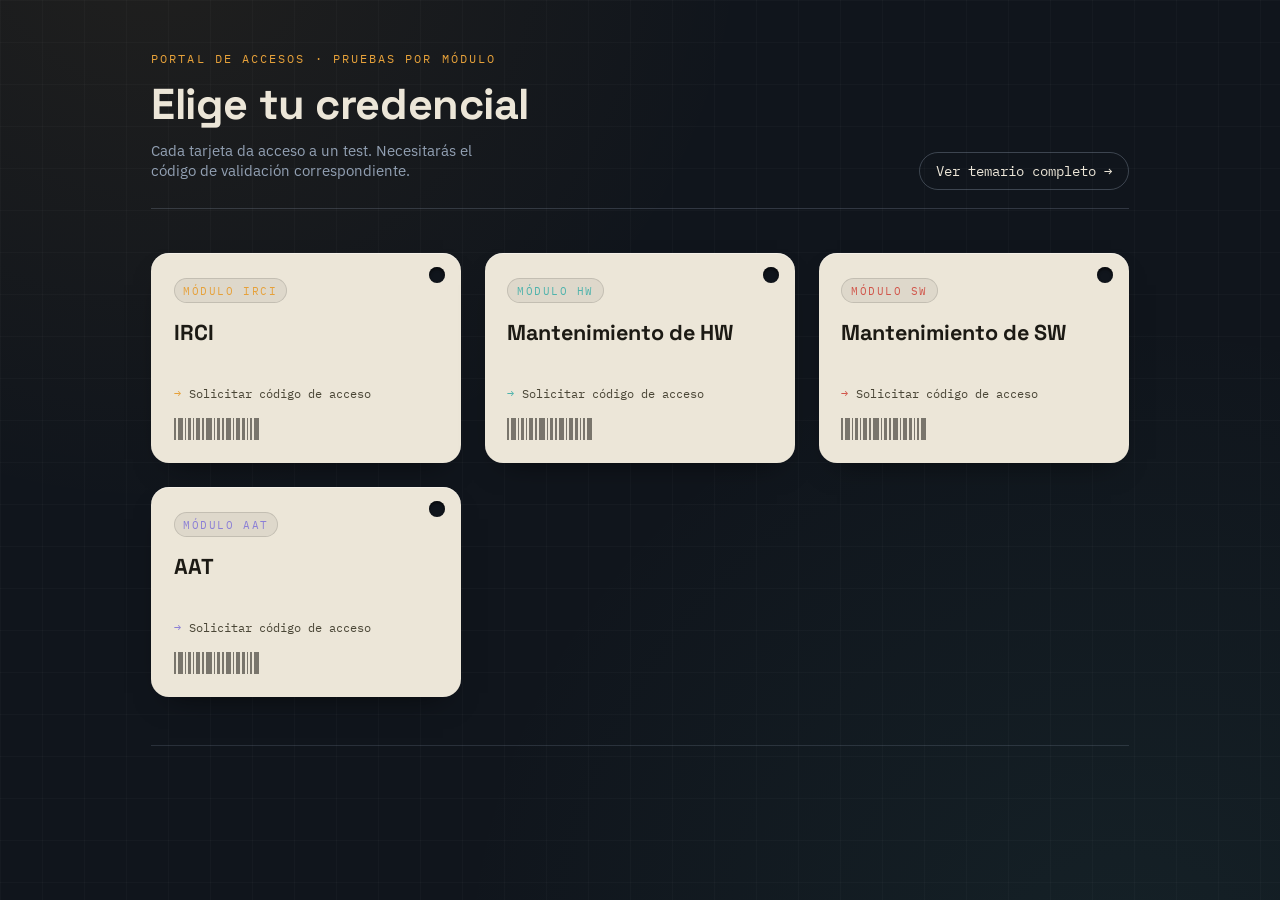
<file: index.html>
<!DOCTYPE html>
<html lang="es">
<head>
<meta charset="UTF-8">
<meta name="viewport" content="width=device-width, initial-scale=1.0">
<title>Portal de Accesos</title>
<link rel="preconnect" href="https://fonts.googleapis.com">
<link href="https://fonts.googleapis.com/css2?family=Space+Grotesk:wght@500;700&family=IBM+Plex+Sans:wght@400;500&family=IBM+Plex+Mono:wght@400;500&display=swap" rel="stylesheet">
<link rel="stylesheet" href="style.css">
</head>
<body>
<a class="skip-link" href="#contenido">Saltar al contenido</a>

<div class="wrap" id="contenido">
  <header class="top">
    <div>
      <p class="eyebrow">Portal de accesos · pruebas por módulo</p>
      <h1>Elige tu credencial</h1>
      <p class="sub">Cada tarjeta da acceso a un test. Necesitarás el código de validación correspondiente.</p>
    </div>
    <nav class="top-nav">
      <a href="temario.html">Ver temario completo →</a>
    </nav>
  </header>

  <main>
    <div class="badges" id="badges">
      <!-- Las tarjetas se generan desde script.js a partir de ACCESOS -->
    </div>
  </main>

  <footer class="note">
    </footer>
</div>

<!-- Modal / terminal de validación -->
<div class="modal-backdrop" id="modalBackdrop">
  <div class="terminal" role="dialog" aria-modal="true" aria-labelledby="terminalTitle">
    <div class="bar">
      <span class="dots"><span></span><span></span><span></span></span>
      <span id="terminalTitle">Terminal de acceso</span>
      <button class="close" id="closeModal" aria-label="Cerrar">✕</button>
    </div>
    <div class="body">
      <p class="prompt-line">Introduce el código de validación para <strong id="moduloNombre">—</strong>:</p>
      <form id="codeForm">
        <div class="prompt-row">
          <span class="chevron">›</span>
          <input
            type="text"
            id="codeInput"
            autocomplete="off"
            spellcheck="false"
            placeholder="código de acceso"
            aria-label="Código de validación"
          >
        </div>
        <div class="actions">
          <button type="submit" class="btn btn-primary">Validar</button>
          <button type="button" class="btn btn-ghost" id="cancelBtn">Cancelar</button>
        </div>
        <p class="status-line" id="statusLine" aria-live="polite"></p>
      </form>
    </div>
  </div>
</div>

<script src="script.js"></script>
</body>
</html>
</file>
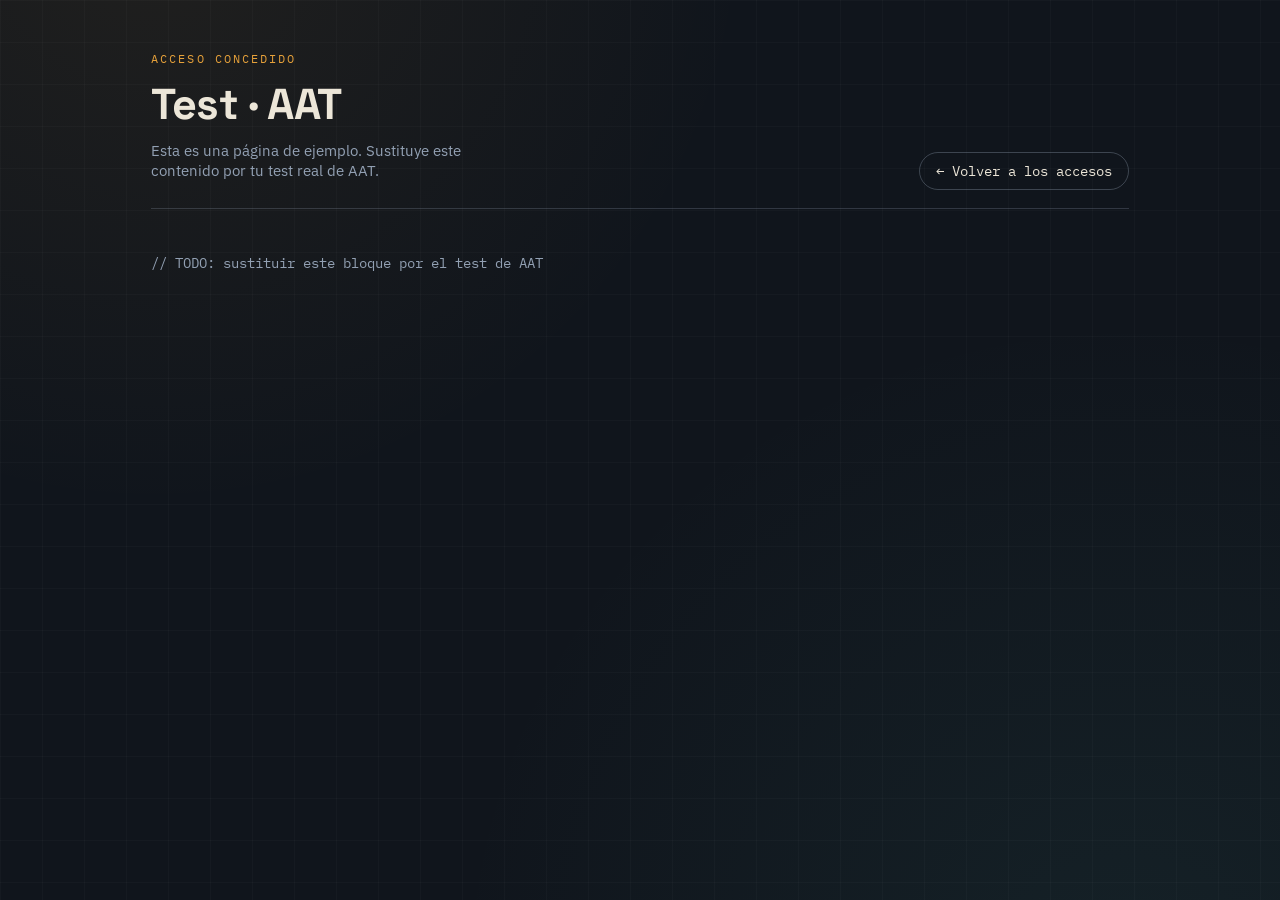
<file: aat.html>
<!DOCTYPE html>
<html lang="es">
<head>
<meta charset="UTF-8">
<meta name="viewport" content="width=device-width, initial-scale=1.0">
<title>Test · AAT</title>
<link rel="preconnect" href="https://fonts.googleapis.com">
<link href="https://fonts.googleapis.com/css2?family=Space+Grotesk:wght@500;700&family=IBM+Plex+Sans:wght@400;500&family=IBM+Plex+Mono:wght@400;500&display=swap" rel="stylesheet">
<link rel="stylesheet" href="style.css">
</head>
<body>
<div class="wrap">
  <header class="top">
    <div>
      <p class="eyebrow">Acceso concedido</p>
      <h1>Test · AAT</h1>
      <p class="sub">Esta es una página de ejemplo. Sustituye este contenido por tu test real de AAT.</p>
    </div>
    <nav class="top-nav">
      <a href="index.html">← Volver a los accesos</a>
    </nav>
  </header>
  <main>
    <p style="font-family: var(--font-mono); color: var(--mist); font-size: 0.9rem;">
      // TODO: sustituir este bloque por el test de AAT
    </p>
  </main>
</div>
</body>
</html>
</file>
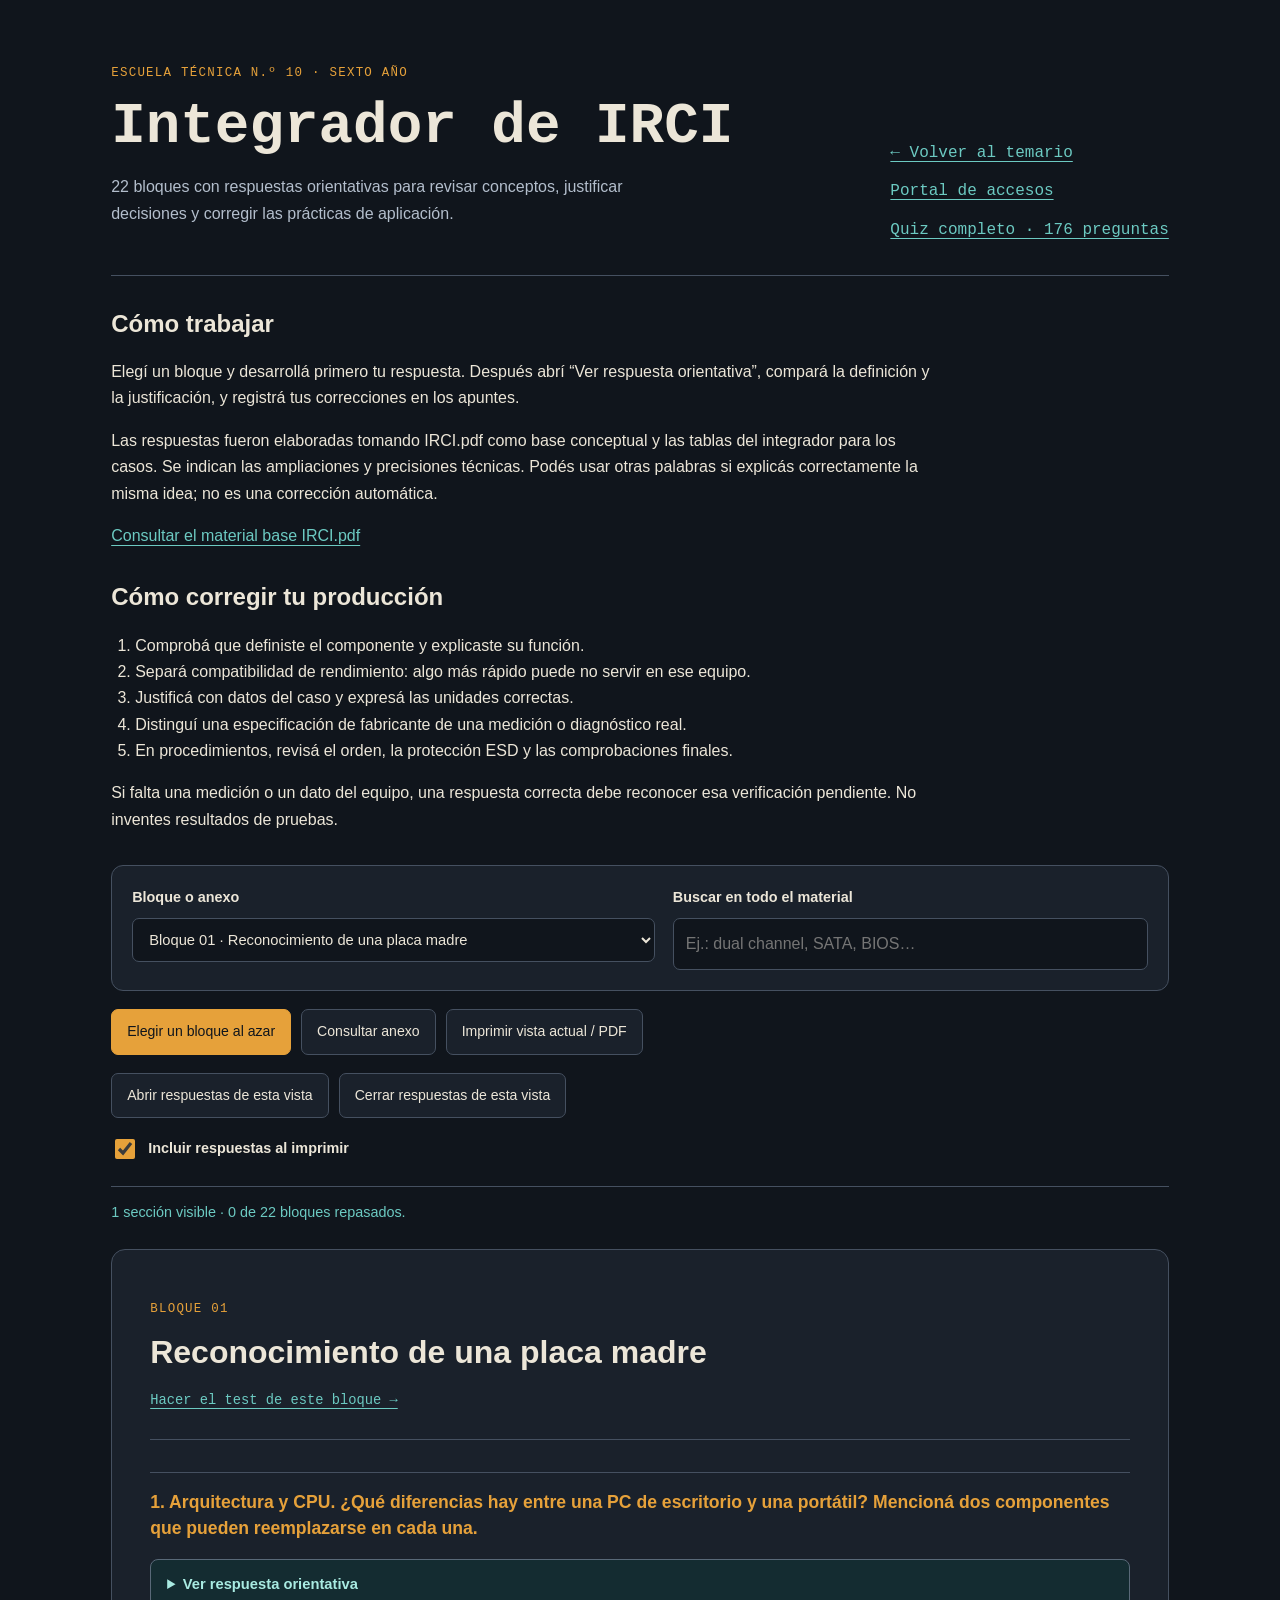
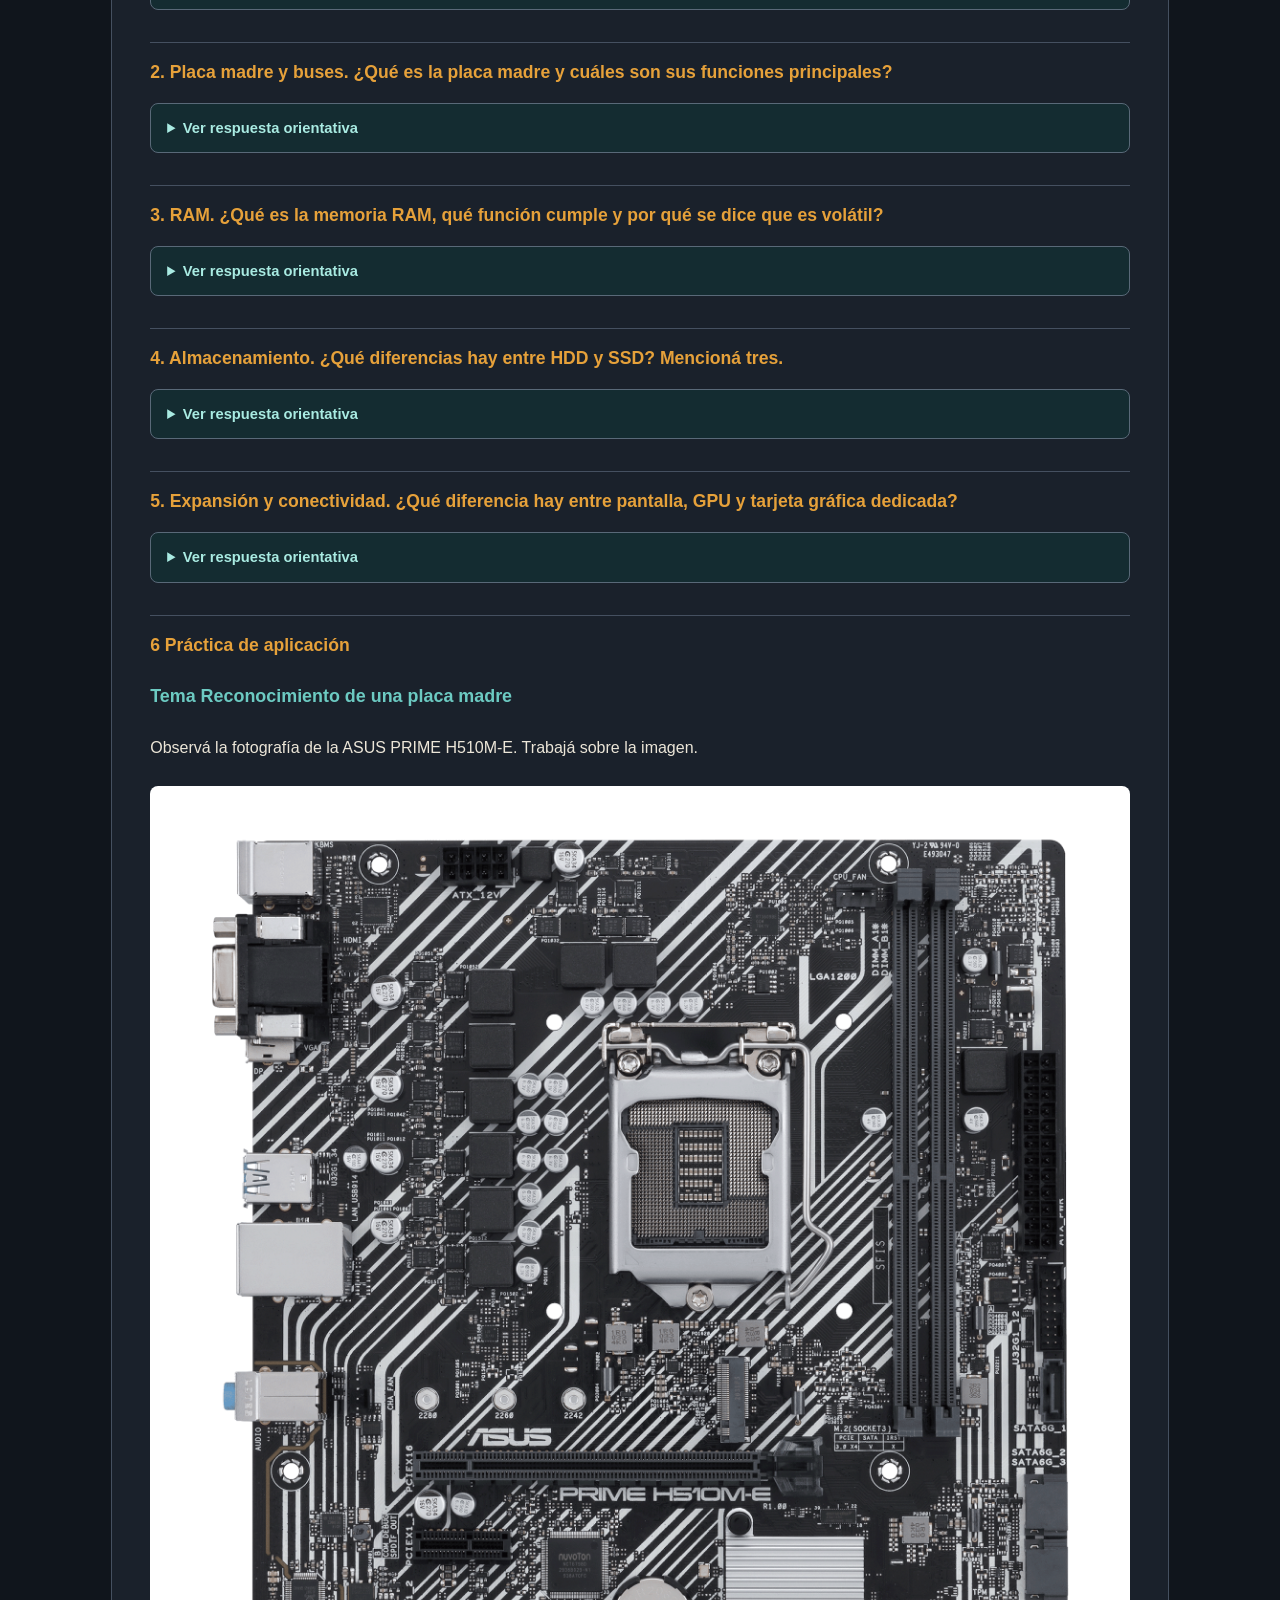
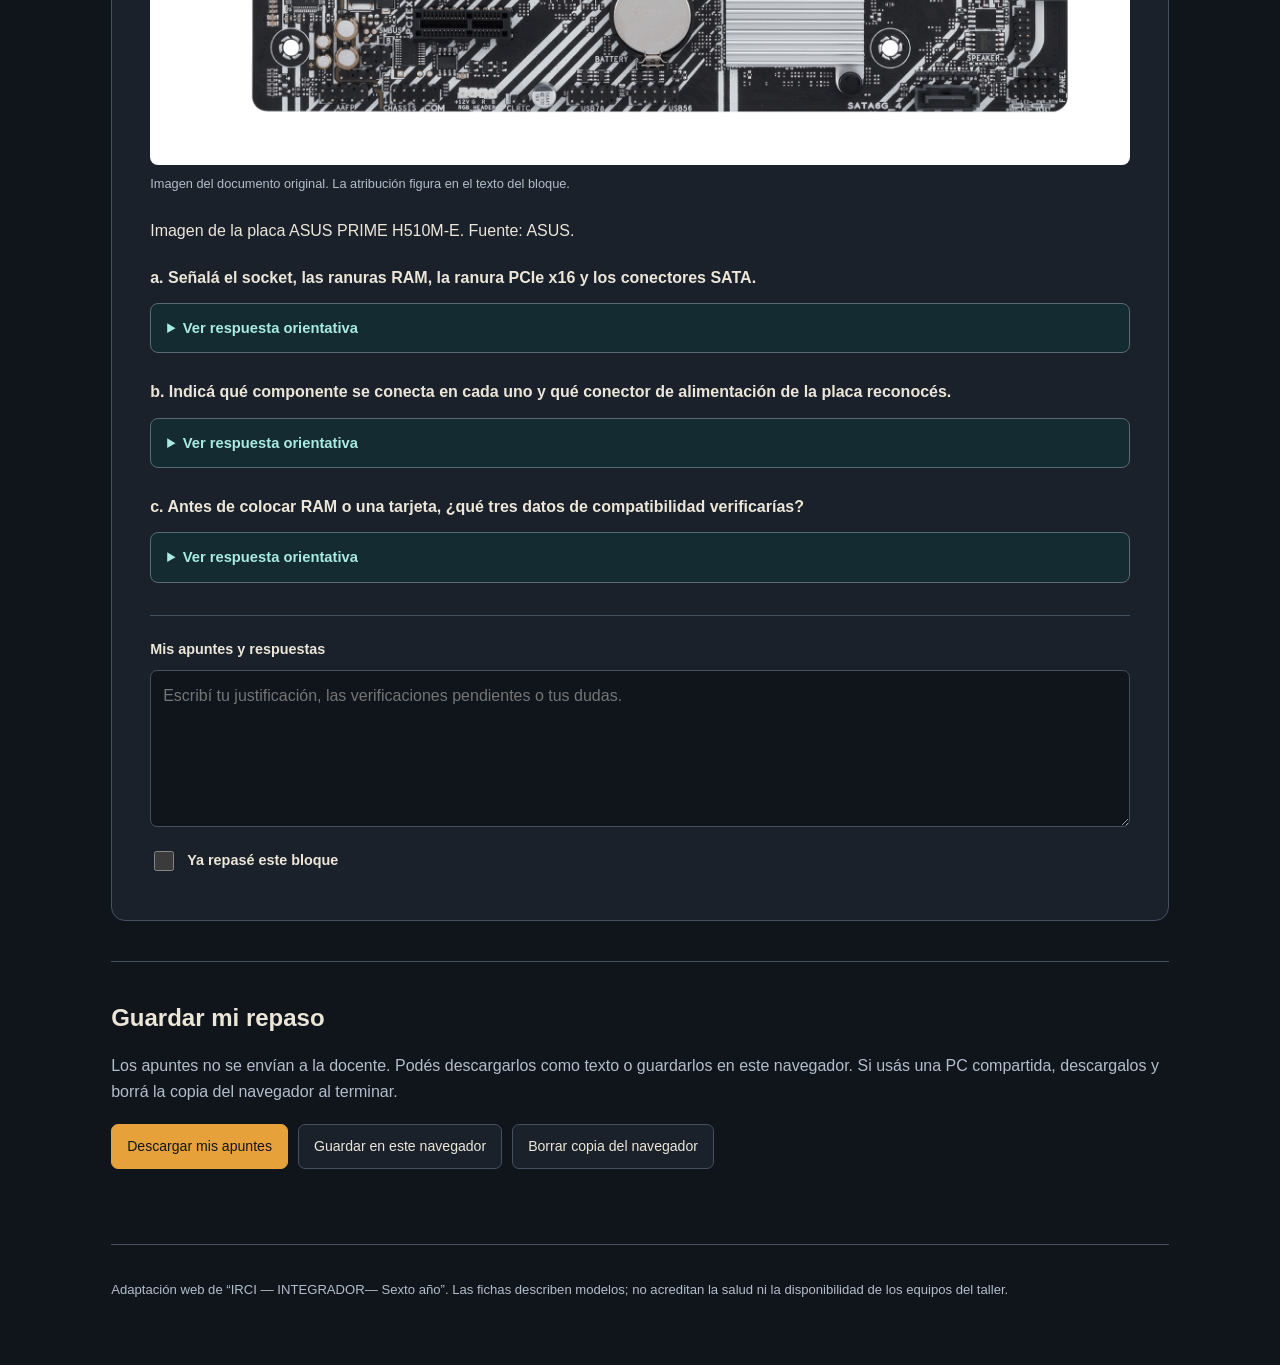
<file: irci-integrador.html>
<!doctype html>
<html lang="es"><head><meta charset="utf-8"><meta name="viewport" content="width=device-width,initial-scale=1"><title>IRCI · Integrador resuelto para autocorrección</title><link rel="stylesheet" href="irci-integrador.css"><script src="irci-integrador.js" defer></script></head>
<body><a class="skip" href="#material">Saltar al material</a><div class="wrap"><header class="hero"><div><p class="eyebrow">Escuela Técnica N.º 10 · Sexto año</p><h1>Integrador de IRCI</h1><p class="lead">22 bloques con respuestas orientativas para revisar conceptos, justificar decisiones y corregir las prácticas de aplicación.</p></div><nav aria-label="Navegación"><a href="temario.html">← Volver al temario</a><a href="index.html">Portal de accesos</a><a href="irci-test.html">Quiz completo · 176 preguntas</a></nav></header>
<section class="intro" aria-labelledby="como"><h2 id="como">Cómo trabajar</h2><p>Elegí un bloque y desarrollá primero tu respuesta. Después abrí “Ver respuesta orientativa”, compará la definición y la justificación, y registrá tus correcciones en los apuntes.</p><p>Las respuestas fueron elaboradas tomando IRCI.pdf como base conceptual y las tablas del integrador para los casos. Se indican las ampliaciones y precisiones técnicas. Podés usar otras palabras si explicás correctamente la misma idea; no es una corrección automática.</p><p><a href="irci-assets/IRCI_base.pdf" target="_blank" rel="noopener">Consultar el material base IRCI.pdf</a></p></section>
<section id="correctionGuide" class="intro"><h2>Cómo corregir tu producción</h2><ol><li>Comprobá que definiste el componente y explicaste su función.</li><li>Separá compatibilidad de rendimiento: algo más rápido puede no servir en ese equipo.</li><li>Justificá con datos del caso y expresá las unidades correctas.</li><li>Distinguí una especificación de fabricante de una medición o diagnóstico real.</li><li>En procedimientos, revisá el orden, la protección ESD y las comprobaciones finales.</li></ol><p>Si falta una medición o un dato del equipo, una respuesta correcta debe reconocer esa verificación pendiente. No inventes resultados de pruebas.</p></section><form class="toolbar" role="search" onsubmit="return false"><div><label for="blockSelect">Bloque o anexo</label><select id="blockSelect"><option value="todos">Todos los bloques y el anexo</option><option value="bloque-01">Bloque 01 · Reconocimiento de una placa madre</option><option value="bloque-02">Bloque 02 · CPU y placa de destino</option><option value="bloque-03">Bloque 03 · Lectura y comparación de procesadores</option><option value="bloque-04">Bloque 04 · Refrigeración y espacio disponible</option><option value="bloque-05">Bloque 05 · RAM y formato de la ranura</option><option value="bloque-06">Bloque 06 · Ampliación de RAM con datos dados</option><option value="bloque-07">Bloque 07 · Velocidad nominal y velocidad admitida</option><option value="bloque-08">Bloque 08 · Diagnóstico de RAM después de instalarla</option><option value="bloque-09">Bloque 09 · SSD y conexión disponible</option><option value="bloque-10">Bloque 10 · M2 no garantiza compatibilidad</option><option value="bloque-11">Bloque 11 · Especificaciones y salud de un SSD</option><option value="bloque-12">Bloque 12 · Reemplazo de disco con el material dado</option><option value="bloque-13">Bloque 13 · Reconocimiento de una tarjeta gráfica</option><option value="bloque-14">Bloque 14 · Gráfica y espacio del gabinete</option><option value="bloque-15">Bloque 15 · Comparación de memoria gráfica</option><option value="bloque-16">Bloque 16 · Ubicación de conectores en una placa</option><option value="bloque-17">Bloque 17 · Compatibilidad de un conjunto dado</option><option value="bloque-18">Bloque 18 · Equipo armado sin imagen</option><option value="bloque-19">Bloque 19 · Secuencia de cambio de pasta térmica</option><option value="bloque-20">Bloque 20 · Limpieza y reinstalación de RAM</option><option value="bloque-21">Bloque 21 · Diagnóstico y limpieza de un SSD SATA</option><option value="bloque-22">Bloque 22 · Mantenimiento de una tarjeta gráfica</option><option value="anexo">Anexo de especificaciones · Fichas y fuentes de los fabricantes</option></select></div><div><label for="search">Buscar en todo el material</label><input id="search" type="search" placeholder="Ej.: dual channel, SATA, BIOS…"></div></form>
<div class="actions"><button id="random" type="button">Elegir un bloque al azar</button><button id="annex" type="button">Consultar anexo</button><button id="print" type="button">Imprimir vista actual / PDF</button></div><div id="answerActions"><div class="actions"><button type="button" id="showAnswers">Abrir respuestas de esta vista</button><button type="button" id="hideAnswers">Cerrar respuestas de esta vista</button></div><label class="completed"><input id="includeAnswers" type="checkbox" checked> Incluir respuestas al imprimir</label></div><p id="status" role="status" aria-live="polite"></p>
<main id="material"><section class="block" id="bloque-01" data-number="1"><header class="block-header"><p class="eyebrow">Bloque 01</p><h2 tabindex="-1">Reconocimiento de una placa madre</h2><a href="irci-test.html?bloque=01" class="practice-link">Hacer el test de este bloque →</a></header><h3>1. Arquitectura y CPU. ¿Qué diferencias hay entre una PC de escritorio y una portátil? Mencioná dos componentes que pueden reemplazarse en cada una.</h3><details class="answer" id="b01-1"><summary>Ver respuesta orientativa</summary><div class="answer-body"><p>Una PC de escritorio suele usar componentes separados y ofrece más espacio para ampliaciones; una portátil integra pantalla, teclado y batería para facilitar el traslado. En una PC de escritorio pueden reemplazarse, por ejemplo, RAM y almacenamiento. En una portátil también pueden reemplazarse RAM y SSD si el modelo usa módulos y unidades extraíbles; puede tener RAM soldada. Se consulta siempre el manual.</p><p class="answer-source">Ampliación para esta consigna. Base conceptual relacionada: <a href="irci-assets/IRCI_base.pdf#page=3" target="_blank" rel="noopener">Unidad 2 · CPU · PDF p. 3</a></p></div></details><h3>2. Placa madre y buses. ¿Qué es la placa madre y cuáles son sus funciones principales?</h3><details class="answer" id="b01-2"><summary>Ver respuesta orientativa</summary><div class="answer-body"><p>La placa madre es la tarjeta de circuito impreso principal que conecta los componentes de la computadora. Proporciona rutas de comunicación y distribuye la alimentación mediante sus conectores y circuitos reguladores. Aloja el socket de CPU, las ranuras RAM y de expansión, el chipset y el firmware BIOS/UEFI.</p><p class="answer-source">Base conceptual relacionada: <a href="irci-assets/IRCI_base.pdf#page=8" target="_blank" rel="noopener">Unidad 4 · Placa madre · PDF p. 8</a></p></div></details><h3>3. RAM. ¿Qué es la memoria RAM, qué función cumple y por qué se dice que es volátil?</h3><details class="answer" id="b01-3"><summary>Ver respuesta orientativa</summary><div class="answer-body"><p>La RAM es la memoria de trabajo del sistema: almacena temporalmente los datos y las instrucciones de los programas en ejecución que necesita el procesador. En equipos con módulos, estos incluyen chips, contactos y una muesca de orientación. Es volátil porque pierde su contenido cuando deja de recibir alimentación.</p><p class="answer-source">Base conceptual relacionada: <a href="irci-assets/IRCI_base.pdf#page=9" target="_blank" rel="noopener">Unidad 5 · RAM · PDF p. 9</a></p></div></details><h3>4. Almacenamiento. ¿Qué diferencias hay entre HDD y SSD? Mencioná tres.</h3><details class="answer" id="b01-4"><summary>Ver respuesta orientativa</summary><div class="answer-body"><p>El HDD guarda datos en platos magnéticos que giran y utiliza cabezales; el SSD usa memoria flash NAND, sin partes móviles. El SSD suele tener menor tiempo de acceso, menos ruido y mayor resistencia a golpes. El HDD suele ofrecer menor costo por GB. Ambos conservan los datos sin alimentación, pero no reemplazan una copia de seguridad.</p><p class="answer-source">Base conceptual relacionada: <a href="irci-assets/IRCI_base.pdf#page=10" target="_blank" rel="noopener">Unidad 7 · Almacenamiento · PDF p. 10</a></p></div></details><h3>5. Expansión y conectividad. ¿Qué diferencia hay entre pantalla, GPU y tarjeta gráfica dedicada?</h3><details class="answer" id="b01-5"><summary>Ver respuesta orientativa</summary><div class="answer-body"><p>La pantalla muestra la imagen. La GPU es el procesador que realiza el trabajo gráfico. Una tarjeta gráfica dedicada es una placa de expansión que incorpora una GPU, normalmente VRAM propia, refrigeración y salidas de video. Una GPU también puede estar integrada en el procesador y usar parte de la RAM del equipo.</p><p class="answer-source">Base conceptual relacionada: <a href="irci-assets/IRCI_base.pdf#page=11" target="_blank" rel="noopener">Unidad 8 · Expansión · PDF p. 11</a></p></div></details><h3>6 Práctica de aplicación</h3><h4>Tema Reconocimiento de una placa madre</h4><div class="source-p">Observá la fotografía de la ASUS PRIME H510M-E. Trabajá sobre la imagen.</div><div class="source-p"><figure><img src="irci-assets/image2.png" alt="Fotografía del componente incluida en el documento de IRCI" loading="lazy"><figcaption>Imagen del documento original. La atribución figura en el texto del bloque.</figcaption></figure></div><div class="source-p">Imagen de la placa ASUS PRIME H510M-E. Fuente: ASUS.</div><p class="consigna">a. Señalá el socket, las ranuras RAM, la ranura PCIe x16 y los conectores SATA.</p><details class="answer" id="b01-6a"><summary>Ver respuesta orientativa</summary><div class="answer-body"><p>En la fotografía, con los conectores traseros a la izquierda, el socket es el alojamiento cuadrado del procesador, en la zona superior central. Las dos ranuras DIMM largas están a su derecha; la PCIe x16 larga queda debajo del socket. Los SATA se reconocen por su forma acodada en L hacia el borde derecho/inferior. Confirmar sus rótulos con el manual P1 del anexo.</p><p class="answer-source">Aplicación razonada a los datos del integrador. Base relacionada: <a href="irci-assets/IRCI_base.pdf#page=8" target="_blank" rel="noopener">Unidad 4 · Placa madre · PDF p. 8</a> · <a href="#anexo" data-open-annex>Fichas del caso en el anexo</a></p></div></details><p class="consigna">b. Indicá qué componente se conecta en cada uno y qué conector de alimentación de la placa reconocés.</p><details class="answer" id="b01-6b"><summary>Ver respuesta orientativa</summary><div class="answer-body"><p>En el socket se instala la CPU; en las ranuras DIMM, la RAM; en PCIe x16, una tarjeta gráfica compatible; y en SATA, el cable de datos de HDD, SSD SATA o unidad óptica. El ATX de 24 pines, junto al borde derecho, alimenta la placa madre. El conector de CPU de 8 pines está en la zona superior izquierda.</p><p class="answer-source">Aplicación razonada a los datos del integrador. Base relacionada: <a href="irci-assets/IRCI_base.pdf#page=8" target="_blank" rel="noopener">Unidad 4 · Placa madre · PDF p. 8</a> · <a href="#anexo" data-open-annex>Fichas del caso en el anexo</a></p></div></details><p class="consigna">c. Antes de colocar RAM o una tarjeta, ¿qué tres datos de compatibilidad verificarías?</p><details class="answer" id="b01-6c"><summary>Ver respuesta orientativa</summary><div class="answer-body"><p>Para RAM verificaría generación y formato, por ejemplo DDR4 DIMM, capacidad y organización admitidas, y perfiles de tasa/voltaje compatibles. Para una tarjeta comprobaría la ranura PCIe y sus líneas, el espacio del gabinete y la potencia/conectores de la fuente. También revisaría los controladores del sistema operativo. Los requisitos de una RAM no son los mismos que los de una gráfica.</p><p class="answer-source">Aplicación razonada a los datos del integrador. Base relacionada: <a href="irci-assets/IRCI_base.pdf#page=8" target="_blank" rel="noopener">Unidad 4 · Placa madre · PDF p. 8</a> · <a href="#anexo" data-open-annex>Fichas del caso en el anexo</a></p></div></details><div class="practice-notes"><label for="nota-bloque-01">Mis apuntes y respuestas</label><textarea id="nota-bloque-01" data-note="bloque-01" rows="5" placeholder="Escribí tu justificación, las verificaciones pendientes o tus dudas."></textarea><label class="completed"><input type="checkbox" data-done="bloque-01"> Ya repasé este bloque</label></div></section>
<section class="block" id="bloque-02" data-number="2"><header class="block-header"><p class="eyebrow">Bloque 02</p><h2 tabindex="-1">CPU y placa de destino</h2><a href="irci-test.html?bloque=02" class="practice-link">Hacer el test de este bloque →</a></header><h3>1. Arquitectura y CPU. ¿Qué son las supercomputadoras, los servidores y las computadoras personales? Indicá un uso de cada una.</h3><details class="answer" id="b02-1"><summary>Ver respuesta orientativa</summary><div class="answer-body"><p>Las supercomputadoras son sistemas de gran capacidad de cálculo utilizados, por ejemplo, para simulaciones científicas. Los servidores proporcionan servicios a otros equipos, como archivos o páginas web de la escuela. Las computadoras personales están orientadas al uso individual, por ejemplo para estudiar o programar. “Servidor” describe una función: una PC también puede prestar un servicio de red.</p><p class="answer-source">Ampliación para esta consigna. Base conceptual relacionada: <a href="irci-assets/IRCI_base.pdf#page=3" target="_blank" rel="noopener">Unidad 2 · CPU · PDF p. 3</a></p></div></details><h3>2. Placa madre y buses. ¿Qué es el chipset y qué funciones cumple?</h3><details class="answer" id="b02-2"><summary>Ver respuesta orientativa</summary><div class="answer-body"><p>El chipset es un conjunto de circuitos de la placa madre que participa en la comunicación con dispositivos y en las funciones disponibles, como SATA, USB y líneas PCIe. Influye en las CPU y tecnologías compatibles. En arquitecturas modernas, el controlador de RAM y algunas líneas PCIe pueden estar integrados en la CPU; no todos los datos atraviesan el chipset.</p><p class="answer-source">Base conceptual relacionada: <a href="irci-assets/IRCI_base.pdf#page=8" target="_blank" rel="noopener">Unidad 4 · Placa madre · PDF p. 8</a></p></div></details><h3>3. RAM. Explica dos parametros de compatibilidad y dos de rendimiento</h3><details class="answer" id="b02-3"><summary>Ver respuesta orientativa</summary><div class="answer-body"><p>Compatibilidad: la generación de RAM debe coincidir con la admitida, por ejemplo DDR4, y el formato físico debe ser el adecuado, como DIMM o SO-DIMM. Rendimiento: la capacidad determina cuánto trabajo puede mantenerse en RAM y la tasa de transferencia indica cuántas transferencias se realizan por segundo. También importa la latencia; se compara considerando la tasa efectiva.</p><p class="answer-source">Base conceptual relacionada: <a href="irci-assets/IRCI_base.pdf#page=9" target="_blank" rel="noopener">Unidad 5 · RAM · PDF p. 9</a></p></div></details><h3>4. Almacenamiento. ¿Qué diferencias hay entre IDE/PATA y SATA?</h3><details class="answer" id="b02-4"><summary>Ver respuesta orientativa</summary><div class="answer-body"><p>IDE/PATA usa transferencia paralela y cables anchos; SATA utiliza transferencia serial y cables de datos más delgados. Sus conectores no son intercambiables. PATA alcanzó hasta 133 MB/s; SATA III tiene un límite de interfaz de unos 600 MB/s, que no es la velocidad garantizada del disco. El intercambio en caliente requiere soporte de equipo, controladora y configuración.</p><p class="answer-source">Ampliación para esta consigna. Base conceptual relacionada: <a href="irci-assets/IRCI_base.pdf#page=10" target="_blank" rel="noopener">Unidad 7 · Almacenamiento · PDF p. 10</a></p></div></details><h3>5. Expansión y conectividad. ¿Qué diferencias hay entre una GPU integrada y una dedicada?</h3><details class="answer" id="b02-5"><summary>Ver respuesta orientativa</summary><div class="answer-body"><p>La GPU integrada forma parte del procesador o de otro circuito integrado del sistema y habitualmente comparte RAM. Una gráfica dedicada dispone de una GPU separada y normalmente VRAM propia. Puede ofrecer más rendimiento para ciertas tareas, a cambio de costo, espacio y consumo; la comparación depende de los modelos concretos.</p><p class="answer-source">Base conceptual relacionada: <a href="irci-assets/IRCI_base.pdf#page=11" target="_blank" rel="noopener">Unidad 8 · Expansión · PDF p. 11</a></p></div></details><h3>6 Práctica de aplicación</h3><h4>Tema CPU y placa de destino</h4><div class="source-p">Placa de destino: ASUS PRIME H510M-E, LGA1200, DDR4 DIMM. Su lista admite el i3-10100 desde BIOS 0211; el equipo del caso tiene BIOS 0211.</div><div class="table-scroll" tabindex="0" role="region" aria-label="Tabla técnica desplazable"><table><thead><tr><th scope="col"><div class="source-p">Dato</div></th><th scope="col"><div class="source-p">Intel Core i3-10100</div></th><th scope="col"><div class="source-p">Intel Core i5-12400F</div></th></tr></thead><tbody><tr><td><div class="source-p">Socket</div></td><td><div class="source-p">LGA1200</div></td><td><div class="source-p">LGA1700</div></td></tr><tr><td><div class="source-p">Núcleos e hilos</div></td><td><h3>4 / 8</h3></td><td><h3>6 / 12</h3></td></tr><tr><td><div class="source-p">Memoria admitida</div></td><td><div class="source-p">DDR4-2666</div></td><td><div class="source-p">DDR4-3200 o DDR5-4800</div></td></tr><tr><td><div class="source-p">Gráfica integrada</div></td><td><div class="source-p">UHD 630</div></td><td><div class="source-p">No tiene</div></td></tr></tbody></table></div><div class="source-p">Datos técnicos de fabricantes citados en el anexo; condiciones del caso indicadas en el ejercicio.</div><p class="consigna">a. ¿Cuál de las dos CPU puede instalarse en esta placa? Justificá con los datos.</p><details class="answer" id="b02-6a"><summary>Ver respuesta orientativa</summary><div class="answer-body"><p>Puede instalarse el Intel Core i3-10100: usa LGA1200 y, según los datos del ejercicio, está admitido desde BIOS 0211, que es la instalada. El Core i5-12400F usa LGA1700 y no corresponde a ese socket. La mayor cantidad de núcleos no compensa una incompatibilidad física.</p><p class="answer-source">Aplicación razonada a los datos del integrador. Base relacionada: <a href="irci-assets/IRCI_base.pdf#page=3" target="_blank" rel="noopener">Unidad 2 · CPU · PDF p. 3</a> · <a href="#anexo" data-open-annex>Fichas del caso en el anexo</a></p></div></details><p class="consigna">b. Además del socket, ¿qué se debe verificar en BIOS, RAM y refrigeración?</p><details class="answer" id="b02-6b"><summary>Ver respuesta orientativa</summary><div class="answer-body"><p>Confirmaría el modelo de CPU en la lista oficial y la versión de BIOS requerida; que la RAM sea DDR4 y funcione con un perfil admitido por CPU y placa; y que el disipador tenga anclaje LGA1200, capacidad térmica adecuada y espacio suficiente. También revisaría la alimentación de placa y CPU.</p><p class="answer-source">Aplicación razonada a los datos del integrador. Base relacionada: <a href="irci-assets/IRCI_base.pdf#page=3" target="_blank" rel="noopener">Unidad 2 · CPU · PDF p. 3</a> · <a href="#anexo" data-open-annex>Fichas del caso en el anexo</a></p></div></details><p class="consigna">c. Si se utiliza el i5-12400F en una placa compatible, ¿qué se necesita para obtener imagen?</p><details class="answer" id="b02-6c"><summary>Ver respuesta orientativa</summary><div class="answer-body"><p>El i5-12400F no tiene gráfica integrada. En una placa compatible necesita una tarjeta gráfica dedicada o un dispositivo gráfico compatible para obtener imagen; el monitor debe conectarse a las salidas de esa tarjeta, no a las de la placa madre que dependen de la gráfica de la CPU.</p><p class="answer-source">Aplicación razonada a los datos del integrador. Base relacionada: <a href="irci-assets/IRCI_base.pdf#page=3" target="_blank" rel="noopener">Unidad 2 · CPU · PDF p. 3</a> · <a href="#anexo" data-open-annex>Fichas del caso en el anexo</a></p></div></details><div class="practice-notes"><label for="nota-bloque-02">Mis apuntes y respuestas</label><textarea id="nota-bloque-02" data-note="bloque-02" rows="5" placeholder="Escribí tu justificación, las verificaciones pendientes o tus dudas."></textarea><label class="completed"><input type="checkbox" data-done="bloque-02"> Ya repasé este bloque</label></div></section>
<section class="block" id="bloque-03" data-number="3"><header class="block-header"><p class="eyebrow">Bloque 03</p><h2 tabindex="-1">Lectura y comparación de procesadores</h2><a href="irci-test.html?bloque=03" class="practice-link">Hacer el test de este bloque →</a></header><h3>1. Arquitectura y CPU. ¿Cuáles son los componentes internos principales de una computadora? Indicá la función de cinco de ellos.</h3><details class="answer" id="b03-1"><summary>Ver respuesta orientativa</summary><div class="answer-body"><p>La CPU ejecuta instrucciones y operaciones; la placa madre conecta y comunica los componentes; la RAM conserva temporalmente el trabajo activo; el almacenamiento HDD/SSD conserva sistema, programas y archivos sin alimentación; y la fuente transforma corriente alterna en continua regulada. También intervienen refrigeración, gabinete y, cuando corresponde, una tarjeta gráfica dedicada.</p><p class="answer-source">Base conceptual relacionada: <a href="irci-assets/IRCI_base.pdf#page=3" target="_blank" rel="noopener">Unidad 2 · CPU · PDF p. 3</a></p></div></details><h3>2. Placa madre y buses. ¿Qué diferencias hay entre ATX, microATX y Mini-ITX?</h3><details class="answer" id="b03-2"><summary>Ver respuesta orientativa</summary><div class="answer-body"><p>ATX, microATX y Mini-ITX son factores de forma que definen dimensiones y montaje. Sus tamaños de referencia son 305 × 244 mm, hasta 244 × 244 mm y 170 × 170 mm, respectivamente. Las placas pequeñas suelen ofrecer menos espacio de expansión. La cantidad real de conectores depende del modelo, y el gabinete debe admitir el formato.</p><p class="answer-source">Base conceptual relacionada: <a href="irci-assets/IRCI_base.pdf#page=8" target="_blank" rel="noopener">Unidad 4 · Placa madre · PDF p. 8</a></p></div></details><h3>3. RAM. ¿Qué significa DDR y qué diferencia tiene con DIMM?</h3><details class="answer" id="b03-3"><summary>Ver respuesta orientativa</summary><div class="answer-body"><p>DDR significa Double Data Rate: realiza transferencias en ambos flancos del reloj, dos por ciclo. DIMM identifica un formato de módulo con contactos eléctricos independientes en sus dos caras. DDR describe una tecnología de memoria; DIMM, su presentación física. Por eso puede haber módulos DIMM de distintas generaciones DDR, que no son intercambiables entre sí.</p><p class="answer-source">Ampliación para esta consigna. Base conceptual relacionada: <a href="irci-assets/IRCI_base.pdf#page=9" target="_blank" rel="noopener">Unidad 5 · RAM · PDF p. 9</a> · <a href="https://www.kingston.com/es/blog/pc-performance/mts-vs-mhz" target="_blank" rel="noopener noreferrer">Kingston · MHz y MT/s</a></p></div></details><h3>4. Almacenamiento. Indica 4 diferencias entre HDD y SSD</h3><details class="answer" id="b03-4"><summary>Ver respuesta orientativa</summary><div class="answer-body"><p>1) HDD: platos magnéticos y piezas móviles; SSD: memoria flash. 2) El SSD suele tener menor latencia y mayor velocidad de acceso. 3) El HDD genera ruido mecánico; el SSD es silencioso. 4) El SSD tolera mejor los golpes durante el uso; el HDD suele resultar más económico por GB. El consumo y rendimiento exactos dependen del modelo.</p><p class="answer-source">Base conceptual relacionada: <a href="irci-assets/IRCI_base.pdf#page=10" target="_blank" rel="noopener">Unidad 7 · Almacenamiento · PDF p. 10</a></p></div></details><h3>5. Expansión y conectividad. ¿Dónde se conecta el monitor si la PC tiene una tarjeta gráfica dedicada?</h3><details class="answer" id="b03-5"><summary>Ver respuesta orientativa</summary><div class="answer-body"><p>Para usar la tarjeta dedicada, conectaría el monitor a un puerto de salida de esa tarjeta, como HDMI o DisplayPort. Las salidas de la placa madre no se convierten automáticamente en salidas de la tarjeta instalada. Su funcionamiento depende de que exista una GPU integrada compatible y de la configuración del equipo.</p><p class="answer-source">Base conceptual relacionada: <a href="irci-assets/IRCI_base.pdf#page=11" target="_blank" rel="noopener">Unidad 8 · Expansión · PDF p. 11</a></p></div></details><h3>6 Práctica de aplicación</h3><h4>Tema Lectura y comparación de procesadores</h4><div class="source-p">Destino: ASUS PRIME H510M-E, LGA1200 y BIOS 0211. La lista oficial admite ambas CPU desde esa versión.</div><div class="table-scroll" tabindex="0" role="region" aria-label="Tabla técnica desplazable"><table><thead><tr><th scope="col"><div class="source-p">Parámetro</div></th><th scope="col"><div class="source-p">Intel Core i3-10100</div></th><th scope="col"><div class="source-p">Intel Core i5-10400</div></th></tr></thead><tbody><tr><td><div class="source-p">Núcleos e hilos</div></td><td><h3>4 / 8</h3></td><td><h3>6 / 12</h3></td></tr><tr><td><div class="source-p">Frecuencia base</div></td><td><div class="source-p">3,60 GHz</div></td><td><div class="source-p">2,90 GHz</div></td></tr><tr><td><div class="source-p">Turbo máximo</div></td><td><div class="source-p">4,30 GHz</div></td><td><div class="source-p">4,30 GHz</div></td></tr><tr><td><div class="source-p">Caché L3</div></td><td><h3>6 MB</h3></td><td><div class="source-p">12 MB</div></td></tr><tr><td><div class="source-p">Socket y TDP</div></td><td><div class="source-p">LGA1200 / 65 W</div></td><td><div class="source-p">LGA1200 / 65 W</div></td></tr></tbody></table></div><div class="source-p">Datos técnicos de fabricantes citados en el anexo; condiciones del caso indicadas en el ejercicio.</div><p class="consigna">a. ¿Cuál tiene más núcleos, hilos y caché? ¿Cuál tiene mayor frecuencia base?</p><details class="answer" id="b03-6a"><summary>Ver respuesta orientativa</summary><div class="answer-body"><p>El i5-10400 tiene más núcleos e hilos, 6/12 frente a 4/8, y más caché L3, 12 MB frente a 6 MB. El i3-10100 tiene mayor frecuencia base: 3,60 GHz frente a 2,90 GHz. Ambos anuncian hasta 4,30 GHz de turbo. Una sola cifra no resume todo su rendimiento.</p><p class="answer-source">Aplicación razonada a los datos del integrador. Base relacionada: <a href="irci-assets/IRCI_base.pdf#page=3" target="_blank" rel="noopener">Unidad 2 · CPU · PDF p. 3</a> · <a href="#anexo" data-open-annex>Fichas del caso en el anexo</a></p></div></details><p class="consigna">b. Para varias aplicaciones simultáneas, ¿cuál elegirías y qué dos datos usarías para justificarlo?</p><details class="answer" id="b03-6b"><summary>Ver respuesta orientativa</summary><div class="answer-body"><p>Para varias aplicaciones simultáneas elegiría, entre estas opciones, el i5-10400. Sus 6 núcleos y 12 hilos ofrecen más recursos para distribuir trabajo que los 4 núcleos y 8 hilos del i3. Sus 12 MB de caché L3 también son un dato relevante. La mejora concreta dependerá de las aplicaciones y del resto del equipo.</p><p class="answer-source">Aplicación razonada a los datos del integrador. Base relacionada: <a href="irci-assets/IRCI_base.pdf#page=3" target="_blank" rel="noopener">Unidad 2 · CPU · PDF p. 3</a> · <a href="#anexo" data-open-annex>Fichas del caso en el anexo</a></p></div></details><p class="consigna">c. ¿Ambas son compatibles con la placa indicada? ¿Por qué el socket no alcanza para confirmarlo?</p><details class="answer" id="b03-6c"><summary>Ver respuesta orientativa</summary><div class="answer-body"><p>Según los datos del ejercicio, ambas CPU usan LGA1200 y están admitidas por la ASUS PRIME H510M-E desde BIOS 0211. El socket por sí solo no basta: deben coincidir también el soporte del chipset, el firmware y los requisitos eléctricos/térmicos. Aquí se confirma la BIOS porque el caso la informa; en un equipo real se comprobaría.</p><p class="answer-source">Aplicación razonada a los datos del integrador. Base relacionada: <a href="irci-assets/IRCI_base.pdf#page=3" target="_blank" rel="noopener">Unidad 2 · CPU · PDF p. 3</a> · <a href="#anexo" data-open-annex>Fichas del caso en el anexo</a></p></div></details><div class="practice-notes"><label for="nota-bloque-03">Mis apuntes y respuestas</label><textarea id="nota-bloque-03" data-note="bloque-03" rows="5" placeholder="Escribí tu justificación, las verificaciones pendientes o tus dudas."></textarea><label class="completed"><input type="checkbox" data-done="bloque-03"> Ya repasé este bloque</label></div></section>
<section class="block" id="bloque-04" data-number="4"><header class="block-header"><p class="eyebrow">Bloque 04</p><h2 tabindex="-1">Refrigeración y espacio disponible</h2><a href="irci-test.html?bloque=04" class="practice-link">Hacer el test de este bloque →</a></header><h3>1. Arquitectura y CPU. ¿Cuáles son las partes de la arquitectura de Von Neumann y cómo se relacionan?</h3><details class="answer" id="b04-1"><summary>Ver respuesta orientativa</summary><div class="answer-body"><p>El modelo incluye CPU, memoria principal, dispositivos de entrada/salida y un sistema de interconexión. La CPU comprende unidad de control, unidad aritmético-lógica y registros. Datos e instrucciones comparten memoria. Los buses permiten buscarlos y ejecutar el ciclo de instrucción, intercambiando información con la memoria y los periféricos.</p><p class="answer-source">Base conceptual relacionada: <a href="irci-assets/IRCI_base.pdf#page=2" target="_blank" rel="noopener">Unidad 1 · Von Neumann · PDF p. 2</a></p></div></details><h3>2. Placa madre y buses. Cuales son los parametros de un bus, como se calcula la velocidad.</h3><details class="answer" id="b04-2"><summary>Ver respuesta orientativa</summary><div class="answer-body"><p>Los parámetros son ancho del bus, frecuencia o tasa de transferencias, tipo serial/paralelo, ancho de banda y latencia. Para un bus paralelo ideal: MB/s = MHz × transferencias por ciclo × ancho en bits ÷ 8. Ejemplo: 100 MHz × 2 × 64 ÷ 8 = 1600 MB/s. En enlaces seriales se consideran además líneas, codificación y sobrecarga; no basta aplicar esa fórmula sin adaptar el modelo.</p><p class="answer-source">Ampliación para esta consigna. Base conceptual relacionada: <a href="irci-assets/IRCI_base.pdf#page=4" target="_blank" rel="noopener">Unidad 3 · Buses · PDF p. 4</a></p></div></details><h3>3. RAM. ¿Qué diferencias hay entre SIMM, DIMM y SO-DIMM?</h3><details class="answer" id="b04-3"><summary>Ver respuesta orientativa</summary><div class="answer-body"><p>SIMM es un formato antiguo con contactos de ambas caras eléctricamente unidos. DIMM tiene contactos independientes en ambas caras y es habitual en equipos de escritorio. SO-DIMM es un formato más compacto usado en muchas portátiles. El formato no determina por sí solo la generación DDR; hay que comprobar ambos y no forzar módulos en ranuras distintas.</p><p class="answer-source">Ampliación para esta consigna. Base conceptual relacionada: <a href="irci-assets/IRCI_base.pdf#page=9" target="_blank" rel="noopener">Unidad 5 · RAM · PDF p. 9</a></p></div></details><h3>4. Almacenamiento. Explica las interfases de comunicacion para M.2 </h3><details class="answer" id="b04-4"><summary>Ver respuesta orientativa</summary><div class="answer-body"><p>M.2 es un formato y una especificación de conexión; no identifica una única interfaz de almacenamiento. Un SSD M.2 puede usar SATA, normalmente con AHCI, o PCIe con NVMe. Deben coincidir el protocolo admitido por la placa, la llave del conector y el tamaño, por ejemplo 2280. Que entre físicamente no confirma que funcione.</p><p class="answer-source">Base conceptual relacionada: <a href="irci-assets/IRCI_base.pdf#page=10" target="_blank" rel="noopener">Unidad 7 · Almacenamiento · PDF p. 10</a></p></div></details><h3>5. Expansión y conectividad. ¿Qué diferencia hay entre memoria gráfica dedicada y memoria compartida?</h3><details class="answer" id="b04-5"><summary>Ver respuesta orientativa</summary><div class="answer-body"><p>La memoria gráfica dedicada es la VRAM asociada a una GPU, disponible para sus datos gráficos. La memoria compartida es una parte de la RAM del sistema que puede usar la GPU. Compartir memoria reduce la RAM disponible para otras tareas y tiene características de acceso diferentes. No debe sumarse memoria compartida como si fuera VRAM dedicada equivalente.</p><p class="answer-source">Base conceptual relacionada: <a href="irci-assets/IRCI_base.pdf#page=11" target="_blank" rel="noopener">Unidad 8 · Expansión · PDF p. 11</a></p></div></details><h3>6 Práctica de aplicación</h3><h4>Tema Refrigeración y espacio disponible</h4><div class="source-p">Las dimensiones del gabinete son una condición del ejercicio. Las de CPU y disipador corresponden a sus fichas oficiales.</div><div class="table-scroll" tabindex="0" role="region" aria-label="Tabla técnica desplazable"><table><thead><tr><th scope="col"><div class="source-p">Dato del material</div></th><th scope="col"><div class="source-p">Especificación</div></th></tr></thead><tbody><tr><td><div class="source-p">CPU</div></td><td><div class="source-p">Intel Core i5-10400, LGA1200, TDP 65 W</div></td></tr><tr><td><div class="source-p">Disipador</div></td><td><div class="source-p">Noctua NH-U12S redux</div></td></tr><tr><td><div class="source-p">Anclajes relevantes</div></td><td><div class="source-p">LGA1200 y LGA1700 con kit adecuado</div></td></tr><tr><td><div class="source-p">Altura con ventilador</div></td><td><div class="source-p">158 mm</div></td></tr><tr><td><div class="source-p">Gabinete del caso</div></td><td><div class="source-p">Admite disipadores de hasta 150 mm</div></td></tr></tbody></table></div><div class="source-p">Datos técnicos de fabricantes citados en el anexo; condiciones del caso indicadas en el ejercicio.</div><p class="consigna">a. ¿El disipador admite el socket de esta CPU? ¿Puede cerrarse el gabinete con este conjunto?</p><details class="answer" id="b04-6a"><summary>Ver respuesta orientativa</summary><div class="answer-body"><p>El disipador admite LGA1200 si se dispone del kit correcto, por lo que el anclaje puede ser compatible. Sin embargo, no cabe según el caso: mide 158 mm y el gabinete admite hasta 150 mm, una diferencia de 8 mm. No debe forzarse el cierre; hace falta otro disipador o un gabinete con espacio suficiente.</p><p class="answer-source">Aplicación razonada a los datos del integrador. Base relacionada: <a href="irci-assets/IRCI_base.pdf#page=9" target="_blank" rel="noopener">Unidad 6 · Mantenimiento y ESD · PDF p. 9</a> · <a href="#anexo" data-open-annex>Fichas del caso en el anexo</a></p></div></details><p class="consigna">b. ¿Qué datos revisarías para elegir otro disipador compatible?</p><details class="answer" id="b04-6b"><summary>Ver respuesta orientativa</summary><div class="answer-body"><p>Revisaría socket y kit de montaje, compatibilidad térmica con el i5-10400, altura total no mayor que el límite del gabinete y espacio con RAM y otros componentes. La coincidencia del socket y un valor de TDP aislado no garantizan que el conjunto sea adecuado; consultaría la compatibilidad y las medidas del fabricante.</p><p class="answer-source">Aplicación razonada a los datos del integrador. Base relacionada: <a href="irci-assets/IRCI_base.pdf#page=9" target="_blank" rel="noopener">Unidad 6 · Mantenimiento y ESD · PDF p. 9</a> · <a href="#anexo" data-open-annex>Fichas del caso en el anexo</a></p></div></details><p class="consigna">c. Indicá dónde conectar el ventilador y qué comprobar después del montaje.</p><details class="answer" id="b04-6c"><summary>Ver respuesta orientativa</summary><div class="answer-body"><p>El ventilador del disipador se conecta a CPU_FAN. Después revisaría fijación, interfaz térmica y cables libres de las aspas; al encender, comprobaría giro y lectura de RPM. Controlaría temperaturas en reposo y carga frente a las especificaciones de esa CPU y su comportamiento, sin tomar el límite Tjunction como temperatura objetivo.</p><p class="answer-source">Aplicación razonada a los datos del integrador. Base relacionada: <a href="irci-assets/IRCI_base.pdf#page=9" target="_blank" rel="noopener">Unidad 6 · Mantenimiento y ESD · PDF p. 9</a> · <a href="#anexo" data-open-annex>Fichas del caso en el anexo</a></p></div></details><div class="practice-notes"><label for="nota-bloque-04">Mis apuntes y respuestas</label><textarea id="nota-bloque-04" data-note="bloque-04" rows="5" placeholder="Escribí tu justificación, las verificaciones pendientes o tus dudas."></textarea><label class="completed"><input type="checkbox" data-done="bloque-04"> Ya repasé este bloque</label></div></section>
<section class="block" id="bloque-05" data-number="5"><header class="block-header"><p class="eyebrow">Bloque 05</p><h2 tabindex="-1">RAM y formato de la ranura</h2><a href="irci-test.html?bloque=05" class="practice-link">Hacer el test de este bloque →</a></header><h3>1. Arquitectura y CPU. ¿Qué es el ciclo de instrucción? Describí brevemente sus etapas.</h3><details class="answer" id="b05-1"><summary>Ver respuesta orientativa</summary><div class="answer-body"><p>El ciclo de instrucción comprende Fetch, Decode y Execute. En Fetch se busca la instrucción en memoria; en Decode la unidad de control interpreta qué operación corresponde y qué datos necesita; en Execute se realiza la operación y se actualiza el estado o resultado. Es un modelo básico: las CPU modernas pueden solapar etapas y ejecutar varias operaciones.</p><p class="answer-source">Base conceptual relacionada: <a href="irci-assets/IRCI_base.pdf#page=2" target="_blank" rel="noopener">Unidad 1 · Von Neumann · PDF p. 2</a></p></div></details><h3>2. Placa madre y buses. ¿Qué dispositivos se conectan en PCI, AGP y PCIe?Son de transferencia serial o paralela?</h3><details class="answer" id="b05-2"><summary>Ver respuesta orientativa</summary><div class="answer-body"><p>PCI es un bus paralelo antiguo para tarjetas de red, sonido y otras expansiones. AGP es una interfaz paralela antigua dedicada a gráficas. PCIe usa enlaces seriales por líneas y conecta gráficas, tarjetas de red, sonido, controladoras y SSD NVMe. Sus ranuras y funcionamiento son diferentes; una tarjeta PCI o AGP no se instala directamente en PCIe.</p><p class="answer-source">Ampliación para esta consigna. Base conceptual relacionada: <a href="irci-assets/IRCI_base.pdf#page=5" target="_blank" rel="noopener">PCIe · PDF p. 5</a></p></div></details><h3>3. RAM. ¿Por qué una memoria DDR4 no puede colocarse en una ranura DDR3?</h3><details class="answer" id="b05-3"><summary>Ver respuesta orientativa</summary><div class="answer-body"><p>DDR4 y DDR3 difieren en características eléctricas, señalización, posición de la muesca y contactos. Por ejemplo, los DIMM de escritorio DDR3 usan 240 contactos y los DDR4, 288. La placa y el controlador de memoria deben admitir la generación. No se soluciona haciendo fuerza ni cambiando una opción del sistema operativo.</p><p class="answer-source">Base conceptual relacionada: <a href="irci-assets/IRCI_base.pdf#page=9" target="_blank" rel="noopener">Unidad 5 · RAM · PDF p. 9</a></p></div></details><h3>4. Almacenamiento. ¿Qué diferencia hay entre M.2, SATA y NVMe?</h3><details class="answer" id="b05-4"><summary>Ver respuesta orientativa</summary><div class="answer-body"><p>M.2 describe el formato/conexión física; SATA es una interfaz de almacenamiento; NVMe es un protocolo para almacenamiento sobre PCIe. Existen SSD de 2,5 pulgadas SATA, M.2 SATA y M.2 PCIe/NVMe. Por eso “M.2” no significa automáticamente “NVMe” ni permite afirmar que toda unidad M.2 es más rápida que una SATA.</p><p class="answer-source">Base conceptual relacionada: <a href="irci-assets/IRCI_base.pdf#page=10" target="_blank" rel="noopener">Unidad 7 · Almacenamiento · PDF p. 10</a> · <a href="https://www.kingston.com/es/ssd/ssd-faq" target="_blank" rel="noopener noreferrer">Kingston · SATA, M.2 y NVMe</a></p></div></details><h3>5. Expansión y conectividad. ¿Cómo podés averiguar si la gráfica está integrada y si puede reemplazarse?</h3><details class="answer" id="b05-5"><summary>Ver respuesta orientativa</summary><div class="answer-body"><p>Consultaría el modelo de CPU y la documentación del equipo; también el Administrador de dispositivos, herramientas de información o la inspección de la placa. Una GPU integrada en la CPU no suele reemplazarse por separado. Una tarjeta dedicada de escritorio puede cambiarse si es compatible; en portátiles puede estar soldada y debe consultarse el diseño concreto.</p><p class="answer-source">Base conceptual relacionada: <a href="irci-assets/IRCI_base.pdf#page=11" target="_blank" rel="noopener">Unidad 8 · Expansión · PDF p. 11</a></p></div></details><h3>6 Práctica de aplicación</h3><h4>Tema RAM y formato de la ranura</h4><div class="source-p">La placa del caso tiene ranuras DIMM DDR4 de 288 contactos y admite módulos de 8 GB, no ECC y sin búfer.</div><div class="table-scroll" tabindex="0" role="region" aria-label="Tabla técnica desplazable"><table><thead><tr><th scope="col"><div class="source-p">Parámetro</div></th><th scope="col"><div class="source-p">Kingston KVR32N22S8/8</div></th><th scope="col"><div class="source-p">Kingston KVR32S22S8/8</div></th></tr></thead><tbody><tr><td><div class="source-p">Capacidad y tecnología</div></td><td><div class="source-p">8 GB DDR4</div></td><td><div class="source-p">8 GB DDR4</div></td></tr><tr><td><div class="source-p">Formato</div></td><td><div class="source-p">DIMM, 288 contactos</div></td><td><div class="source-p">SO-DIMM, 260 contactos</div></td></tr><tr><td><div class="source-p">Tasa nominal y CL</div></td><td><div class="source-p">3200 MT/s / CL22</div></td><td><div class="source-p">3200 MT/s / CL22</div></td></tr><tr><td><div class="source-p">Voltaje</div></td><td><div class="source-p">1,2 V</div></td><td><div class="source-p">1,2 V</div></td></tr></tbody></table></div><div class="source-p">Datos técnicos de fabricantes citados en el anexo; condiciones del caso indicadas en el ejercicio.</div><p class="consigna">a. ¿Cuál módulo corresponde a estas ranuras? Marcá los datos que lo demuestran.</p><details class="answer" id="b05-6a"><summary>Ver respuesta orientativa</summary><div class="answer-body"><p>Corresponde el Kingston KVR32N22S8/8: 8 GB DDR4, DIMM de 288 contactos, no ECC y sin búfer según el anexo. Coincide con las ranuras y con la capacidad admitida del caso. El número de parte permite distinguirlo del SO-DIMM aunque ambos indiquen 8 GB y DDR4.</p><p class="answer-source">Aplicación razonada a los datos del integrador. Base relacionada: <a href="irci-assets/IRCI_base.pdf#page=9" target="_blank" rel="noopener">Unidad 5 · RAM · PDF p. 9</a> · <a href="https://www.kingston.com/es/ssd/ssd-faq" target="_blank" rel="noopener noreferrer">Kingston · SATA, M.2 y NVMe</a> · <a href="#anexo" data-open-annex>Fichas del caso en el anexo</a></p></div></details><p class="consigna">b. ¿Por qué el otro no sirve aunque tenga la misma capacidad y sea DDR4?</p><details class="answer" id="b05-6b"><summary>Ver respuesta orientativa</summary><div class="answer-body"><p>El KVR32S22S8/8 es SO-DIMM de 260 contactos; la placa usa DIMM de 288. Difieren el tamaño, la conexión y la ubicación de la muesca. Igual capacidad, tecnología y tasa nominal no lo vuelven físicamente intercambiable. No puede instalarse directamente en esa ranura DIMM.</p><p class="answer-source">Aplicación razonada a los datos del integrador. Base relacionada: <a href="irci-assets/IRCI_base.pdf#page=9" target="_blank" rel="noopener">Unidad 5 · RAM · PDF p. 9</a> · <a href="https://www.kingston.com/es/ssd/ssd-faq" target="_blank" rel="noopener noreferrer">Kingston · SATA, M.2 y NVMe</a> · <a href="#anexo" data-open-annex>Fichas del caso en el anexo</a></p></div></details><p class="consigna">c. Indicá qué otros datos revisarías antes de comprar o instalar el módulo.</p><details class="answer" id="b05-6c"><summary>Ver respuesta orientativa</summary><div class="answer-body"><p>Además del formato y la generación, comprobaría capacidad máxima por ranura y total, organización y soporte ECC/registro, tensión, perfiles de tasa y latencia compatibles con CPU y placa, BIOS y ranuras libres. Si se combinará con otra RAM, revisaría sus características y la lista de compatibilidad del fabricante cuando esté disponible.</p><p class="answer-source">Aplicación razonada a los datos del integrador. Base relacionada: <a href="irci-assets/IRCI_base.pdf#page=9" target="_blank" rel="noopener">Unidad 5 · RAM · PDF p. 9</a> · <a href="https://www.kingston.com/es/ssd/ssd-faq" target="_blank" rel="noopener noreferrer">Kingston · SATA, M.2 y NVMe</a> · <a href="#anexo" data-open-annex>Fichas del caso en el anexo</a></p></div></details><div class="practice-notes"><label for="nota-bloque-05">Mis apuntes y respuestas</label><textarea id="nota-bloque-05" data-note="bloque-05" rows="5" placeholder="Escribí tu justificación, las verificaciones pendientes o tus dudas."></textarea><label class="completed"><input type="checkbox" data-done="bloque-05"> Ya repasé este bloque</label></div></section>
<section class="block" id="bloque-06" data-number="6"><header class="block-header"><p class="eyebrow">Bloque 06</p><h2 tabindex="-1">Ampliación de RAM con datos dados</h2><a href="irci-test.html?bloque=06" class="practice-link">Hacer el test de este bloque →</a></header><h3>1. Arquitectura y CPU. ¿Qué función cumplen los buses de datos, direcciones y control?</h3><details class="answer" id="b06-1"><summary>Ver respuesta orientativa</summary><div class="answer-body"><p>El bus de datos transporta los datos e instrucciones que se intercambian. El bus de direcciones identifica la posición de memoria o el recurso al que se accede. El bus de control transporta señales para coordinar las operaciones, por ejemplo lectura, escritura e interrupciones. La distinción es funcional; una interconexión moderna no siempre usa tres grupos físicos separados.</p><p class="answer-source">Ampliación para esta consigna. Base conceptual relacionada: <a href="irci-assets/IRCI_base.pdf#page=4" target="_blank" rel="noopener">Unidad 3 · Buses · PDF p. 4</a></p></div></details><h3>2. Placa madre y buses. ¿Qué significan x1, x4, x8 y x16 en PCIe?</h3><details class="answer" id="b06-2"><summary>Ver respuesta orientativa</summary><div class="answer-body"><p>x1, x4, x8 y x16 indican la cantidad de líneas o lanes PCIe del enlace. Más líneas permiten más ancho de banda dentro de una misma generación. Una ranura de largo x16 puede estar cableada eléctricamente como x4: deben verificarse tanto el formato físico como las líneas disponibles y su reparto con otros dispositivos.</p><p class="answer-source">Base conceptual relacionada: <a href="irci-assets/IRCI_base.pdf#page=5" target="_blank" rel="noopener">PCIe · PDF p. 5</a></p></div></details><h3>3. RAM. ¿Qué parámetros de compatibilidad se verifican antes de comprar RAM?</h3><details class="answer" id="b06-3"><summary>Ver respuesta orientativa</summary><div class="answer-body"><p>Verificaría generación DDR, formato DIMM/SO-DIMM, capacidad por módulo y total, tensión, organización, soporte ECC o sin ECC y con o sin registro, perfiles de tasa admitidos por CPU y placa, BIOS y ranuras libres. La RAM elegida debe satisfacer todos los requisitos relevantes; no basta comparar su capacidad en GB.</p><p class="answer-source">Base conceptual relacionada: <a href="irci-assets/IRCI_base.pdf#page=9" target="_blank" rel="noopener">Unidad 5 · RAM · PDF p. 9</a></p></div></details><h3>4. Almacenamiento. ¿Qué se debe verificar para instalar un SSD M.2 en una placa madre?</h3><details class="answer" id="b06-4"><summary>Ver respuesta orientativa</summary><div class="answer-body"><p>Verificaría que exista una ranura M.2 para almacenamiento, no únicamente una de Wi-Fi; el protocolo SATA o PCIe/NVMe admitido; llave y largo, por ejemplo 2280; espacio y fijación; versión y líneas PCIe; soporte de arranque del firmware si se usará como disco del sistema; y posibles puertos compartidos según el manual.</p><p class="answer-source">Base conceptual relacionada: <a href="irci-assets/IRCI_base.pdf#page=10" target="_blank" rel="noopener">Unidad 7 · Almacenamiento · PDF p. 10</a> · <a href="https://www.kingston.com/es/ssd/ssd-faq" target="_blank" rel="noopener noreferrer">Kingston · SATA, M.2 y NVMe</a></p></div></details><h3>5. Expansión y conectividad. ¿Qué funciones cumplen las tarjetas de red y de sonido?</h3><details class="answer" id="b06-5"><summary>Ver respuesta orientativa</summary><div class="answer-body"><p>La tarjeta de red permite conectar la computadora a una red, por ejemplo mediante Ethernet o Wi-Fi. La tarjeta de sonido procesa audio y ofrece entradas/salidas para micrófonos, auriculares o altavoces. Pueden estar integradas en la placa o añadirse como expansión. Los controladores permiten que el sistema operativo las utilice.</p><p class="answer-source">Base conceptual relacionada: <a href="irci-assets/IRCI_base.pdf#page=11" target="_blank" rel="noopener">Unidad 8 · Expansión · PDF p. 11</a></p></div></details><h3>6 Práctica de aplicación</h3><h4>Tema Ampliación de RAM con datos dados</h4><div class="source-p">Se informa una ranura libre. El equipo del caso ya funciona correctamente con el módulo instalado.</div><div class="table-scroll" tabindex="0" role="region" aria-label="Tabla técnica desplazable"><table><thead><tr><th scope="col"><div class="source-p">Dato</div></th><th scope="col"><div class="source-p">Equipo del caso</div></th></tr></thead><tbody><tr><td><div class="source-p">Placa</div></td><td><div class="source-p">ASUS PRIME H510M-E</div></td></tr><tr><td><div class="source-p">Ranuras y límite</div></td><td><h3>2 DIMM DDR4 / 64 GB totales / dual channel</h3></td></tr><tr><td><div class="source-p">RAM instalada</div></td><td><h3>1 Kingston KVR32N22S8/8 de 8 GB</h3></td></tr><tr><td><div class="source-p">Módulo propuesto A</div></td><td><div class="source-p">Otro KVR32N22S8/8, 8 GB DIMM DDR4</div></td></tr><tr><td><div class="source-p">Módulo propuesto B</div></td><td><div class="source-p">KVR32S22S8/8, 8 GB SO-DIMM DDR4</div></td></tr></tbody></table></div><div class="source-p">Datos técnicos de fabricantes citados en el anexo; condiciones del caso indicadas en el ejercicio.</div><p class="consigna">a. ¿Cuál módulo agregarías y por qué? ¿Cuánta RAM quedaría instalada?</p><details class="answer" id="b06-6a"><summary>Ver respuesta orientativa</summary><div class="answer-body"><p>Agregaría el módulo A, otro KVR32N22S8/8 de 8 GB DDR4 DIMM, porque coincide con el formato y el módulo que ya funciona y el caso informa una ranura libre. Quedarían 16 GB, dentro del límite total de 64 GB. El módulo B es SO-DIMM y no corresponde a las ranuras de esa placa.</p><p class="answer-source">Aplicación razonada a los datos del integrador. Base relacionada: <a href="irci-assets/IRCI_base.pdf#page=9" target="_blank" rel="noopener">Unidad 5 · RAM · PDF p. 9</a> · <a href="https://www.kingston.com/es/ssd/ssd-faq" target="_blank" rel="noopener noreferrer">Kingston · SATA, M.2 y NVMe</a> · <a href="#anexo" data-open-annex>Fichas del caso en el anexo</a></p></div></details><p class="consigna">b. ¿Qué ventaja ofrece usar dos módulos iguales en una placa que admite dual channel?</p><details class="answer" id="b06-6b"><summary>Ver respuesta orientativa</summary><div class="answer-body"><p>Dos módulos iguales favorecen una configuración de dos canales equilibrada: el controlador puede acceder a ambos canales y aumentar el ancho de banda disponible. No duplica la capacidad de cada módulo ni garantiza duplicar el rendimiento de todas las aplicaciones. Deben seguirse la distribución de ranuras y las indicaciones del manual.</p><p class="answer-source">Aplicación razonada a los datos del integrador. Base relacionada: <a href="irci-assets/IRCI_base.pdf#page=9" target="_blank" rel="noopener">Unidad 5 · RAM · PDF p. 9</a> · <a href="https://www.kingston.com/es/ssd/ssd-faq" target="_blank" rel="noopener noreferrer">Kingston · SATA, M.2 y NVMe</a> · <a href="#anexo" data-open-annex>Fichas del caso en el anexo</a></p></div></details><p class="consigna">c. ¿Cómo comprobarías que la ampliación fue reconocida y funciona sin errores?</p><details class="answer" id="b06-6c"><summary>Ver respuesta orientativa</summary><div class="answer-body"><p>Comprobaría que BIOS/UEFI y el sistema operativo detecten los 16 GB y una configuración estable. Consultaría los canales con una herramienta adecuada y ejecutaría MemTest86+ o un diagnóstico de memoria. Si aparecen errores, probaría módulos por separado y en distintas ranuras antes de atribuirlos a una pieza.</p><p class="answer-source">Aplicación razonada a los datos del integrador. Base relacionada: <a href="irci-assets/IRCI_base.pdf#page=9" target="_blank" rel="noopener">Unidad 5 · RAM · PDF p. 9</a> · <a href="https://www.kingston.com/es/ssd/ssd-faq" target="_blank" rel="noopener noreferrer">Kingston · SATA, M.2 y NVMe</a> · <a href="#anexo" data-open-annex>Fichas del caso en el anexo</a></p></div></details><div class="practice-notes"><label for="nota-bloque-06">Mis apuntes y respuestas</label><textarea id="nota-bloque-06" data-note="bloque-06" rows="5" placeholder="Escribí tu justificación, las verificaciones pendientes o tus dudas."></textarea><label class="completed"><input type="checkbox" data-done="bloque-06"> Ya repasé este bloque</label></div></section>
<section class="block" id="bloque-07" data-number="7"><header class="block-header"><p class="eyebrow">Bloque 07</p><h2 tabindex="-1">Velocidad nominal y velocidad admitida</h2><a href="irci-test.html?bloque=07" class="practice-link">Hacer el test de este bloque →</a></header><h3>1. Arquitectura y CPU. ¿Qué diferencia hay entre un bus serial y uno paralelo? Dá un ejemplo de cada uno.</h3><details class="answer" id="b07-1"><summary>Ver respuesta orientativa</summary><div class="answer-body"><p>Una conexión serial envía una secuencia de bits por cada línea; una paralela transmite varios bits simultáneamente por varias líneas. SATA o PCIe son ejemplos seriales; PATA o PCI convencional, paralelos. Serial no significa necesariamente lento: las altas tasas de señalización y múltiples líneas de PCIe permiten grandes anchos de banda.</p><p class="answer-source">Base conceptual relacionada: <a href="irci-assets/IRCI_base.pdf#page=4" target="_blank" rel="noopener">Unidad 3 · Buses · PDF p. 4</a></p></div></details><h3>2. Placa madre y buses. ¿Puede colocarse una tarjeta PCIe x8 en una ranura x16? ¿Qué debe verificarse?</h3><details class="answer" id="b07-2"><summary>Ver respuesta orientativa</summary><div class="answer-body"><p>En general, una tarjeta PCIe x8 puede instalarse en una ranura física x16 compatible. Verificaría que la ranura tenga líneas activas suficientes para el funcionamiento requerido, la generación negociada, el soporte de placa/firmware, alimentación, espacio y controladores. La longitud x16 no asegura que el enlace esté cableado eléctricamente a x16.</p><p class="answer-source">Ampliación para esta consigna. Base conceptual relacionada: <a href="irci-assets/IRCI_base.pdf#page=5" target="_blank" rel="noopener">PCIe · PDF p. 5</a></p></div></details><h3>3. RAM. ¿Qué diferencia hay entre capacidad instalada y capacidad máxima de RAM?</h3><details class="answer" id="b07-3"><summary>Ver respuesta orientativa</summary><div class="answer-body"><p>La capacidad instalada es la suma de RAM físicamente montada y reconocida. La capacidad máxima es el límite que admite el conjunto de placa, CPU y configuración; también puede existir un límite por ranura. El sistema operativo y la RAM reservada para hardware influyen en la memoria utilizable. Tener ranuras libres no autoriza superar esos límites.</p><p class="answer-source">Base conceptual relacionada: <a href="irci-assets/IRCI_base.pdf#page=9" target="_blank" rel="noopener">Unidad 5 · RAM · PDF p. 9</a></p></div></details><h3>4. Almacenamiento. ¿Qué datos necesitás para reemplazar el disco de una notebook por un SSD?</h3><details class="answer" id="b07-4"><summary>Ver respuesta orientativa</summary><div class="answer-body"><p>Necesitaría modelo exacto de notebook, tipo de conexión y unidad instalada, formato y altura disponible, capacidad requerida, fijaciones y soporte de arranque. Si usa bahía SATA de 2,5 pulgadas, corresponde un SSD SATA compatible, no cualquier M.2. Antes del reemplazo realizaría y verificaría un respaldo y decidiría si se clonará o reinstalará el sistema.</p><p class="answer-source">Base conceptual relacionada: <a href="irci-assets/IRCI_base.pdf#page=10" target="_blank" rel="noopener">Unidad 7 · Almacenamiento · PDF p. 10</a></p></div></details><h3>5. Expansión y conectividad. ¿Una tarjeta PCIe de escritorio puede colocarse directamente en una portátil? Justificá.</h3><details class="answer" id="b07-5"><summary>Ver respuesta orientativa</summary><div class="answer-body"><p>No directamente: una tarjeta PCIe de escritorio necesita una ranura y espacio adecuados, además de alimentación y refrigeración. Las portátiles normalmente no disponen de esa ranura de expansión en formato de escritorio. Existen soluciones específicas, pero dependen del modelo y de una conexión compatible; un conector M.2 de notebook no equivale a una ranura x16 para esa tarjeta.</p><p class="answer-source">Base conceptual relacionada: <a href="irci-assets/IRCI_base.pdf#page=11" target="_blank" rel="noopener">Unidad 8 · Expansión · PDF p. 11</a></p></div></details><h3>6 Práctica de aplicación</h3><h4>Tema Velocidad nominal y velocidad admitida</h4><div class="source-p">La placa es ASUS PRIME H510M-E. La configuración final requiere un perfil común admitido por módulo, CPU y placa.</div><div class="table-scroll" tabindex="0" role="region" aria-label="Tabla técnica desplazable"><table><thead><tr><th scope="col"><div class="source-p">Dato</div></th><th scope="col"><div class="source-p">Valor</div></th></tr></thead><tbody><tr><td><div class="source-p">Módulo</div></td><td><div class="source-p">Kingston KVR32N22S8/8, DDR4 DIMM</div></td></tr><tr><td><div class="source-p">Capacidad y tasa nominal</div></td><td><div class="source-p">8 GB / 3200 MT/s</div></td></tr><tr><td><div class="source-p">Latencia y voltaje</div></td><td><div class="source-p">CL22 / 1,2 V</div></td></tr><tr><td><div class="source-p">CPU del equipo</div></td><td><div class="source-p">Intel Core i3-10100</div></td></tr><tr><td><div class="source-p">Límite nativo CPU y placa del caso</div></td><td><div class="source-p">DDR4 hasta 2666 MT/s</div></td></tr></tbody></table></div><div class="source-p">Datos técnicos de fabricantes citados en el anexo; condiciones del caso indicadas en el ejercicio.</div><p class="consigna">a. Señalá capacidad, tasa de transferencia y latencia en la tabla. ¿Qué informa cada dato?</p><details class="answer" id="b07-6a"><summary>Ver respuesta orientativa</summary><div class="answer-body"><p>La capacidad es 8 GB: cantidad de memoria del módulo. La tasa nominal es 3200 MT/s: millones de transferencias por segundo. CL22 es la latencia CAS expresada en ciclos de reloj; no son 22 nanosegundos. El tiempo correspondiente a esos ciclos depende de la frecuencia a la que esté funcionando.</p><p class="answer-source">Aplicación razonada a los datos del integrador. Base relacionada: <a href="irci-assets/IRCI_base.pdf#page=9" target="_blank" rel="noopener">Unidad 5 · RAM · PDF p. 9</a> · <a href="#anexo" data-open-annex>Fichas del caso en el anexo</a></p></div></details><p class="consigna">b. ¿El rótulo 3200 MT/s garantiza que funcione a esa tasa en este equipo? Justificá.</p><details class="answer" id="b07-6b"><summary>Ver respuesta orientativa</summary><div class="answer-body"><p>No. En el caso, CPU y placa limitan de forma nativa la memoria a 2666 MT/s. El conjunto funcionará con un perfil común admitido por módulo, controlador y placa, dentro de ese límite. Debe verificarse el perfil realmente seleccionado; el rótulo de 3200 MT/s no fuerza esa tasa en cualquier equipo.</p><p class="answer-source">Aplicación razonada a los datos del integrador. Base relacionada: <a href="irci-assets/IRCI_base.pdf#page=9" target="_blank" rel="noopener">Unidad 5 · RAM · PDF p. 9</a> · <a href="https://www.kingston.com/es/blog/pc-performance/mts-vs-mhz" target="_blank" rel="noopener noreferrer">Kingston · MHz y MT/s</a> · <a href="#anexo" data-open-annex>Fichas del caso en el anexo</a></p></div></details><p class="consigna">c. Antes de mezclar otro módulo, ¿qué tres parámetros comprobarías?</p><details class="answer" id="b07-6c"><summary>Ver respuesta orientativa</summary><div class="answer-body"><p>Como mínimo comprobaría: 1) misma generación y formato, DDR4 DIMM; 2) tensión y perfiles de tasa/temporización comunes; 3) capacidad y organización admitidas por ranura y por el controlador. Después revisaría si puede mantenerse una configuración de canales adecuada y realizaría una prueba de estabilidad. Igual velocidad impresa no asegura igual compatibilidad.</p><p class="answer-source">Aplicación razonada a los datos del integrador. Base relacionada: <a href="irci-assets/IRCI_base.pdf#page=9" target="_blank" rel="noopener">Unidad 5 · RAM · PDF p. 9</a> · <a href="#anexo" data-open-annex>Fichas del caso en el anexo</a></p></div></details><div class="practice-notes"><label for="nota-bloque-07">Mis apuntes y respuestas</label><textarea id="nota-bloque-07" data-note="bloque-07" rows="5" placeholder="Escribí tu justificación, las verificaciones pendientes o tus dudas."></textarea><label class="completed"><input type="checkbox" data-done="bloque-07"> Ya repasé este bloque</label></div></section>
<section class="block" id="bloque-08" data-number="8"><header class="block-header"><p class="eyebrow">Bloque 08</p><h2 tabindex="-1">Diagnóstico de RAM después de instalarla</h2><a href="irci-test.html?bloque=08" class="practice-link">Hacer el test de este bloque →</a></header><h3>1. Arquitectura y CPU. ¿Qué es el procesador y cuáles son sus partes principales?</h3><details class="answer" id="b08-1"><summary>Ver respuesta orientativa</summary><div class="answer-body"><p>El procesador es un circuito integrado de silicio que ejecuta instrucciones y realiza operaciones de cálculo y control. Sus partes funcionales incluyen unidad de control, unidad aritmético-lógica y registros; las CPU actuales integran núcleos y varios niveles de caché. No debe confundirse el procesador con todo el gabinete de la computadora.</p><p class="answer-source">Ampliación para esta consigna. Base conceptual relacionada: <a href="irci-assets/IRCI_base.pdf#page=3" target="_blank" rel="noopener">Unidad 2 · CPU · PDF p. 3</a></p></div></details><h3>2. Placa madre y buses. ¿Puede funcionar una tarjeta PCIe 5.0 en una ranura PCIe 4.0? Justificá.</h3><details class="answer" id="b08-2"><summary>Ver respuesta orientativa</summary><div class="answer-body"><p>En general sí, por la compatibilidad entre generaciones PCIe. El enlace negocia una generación y una cantidad de líneas admitidas por ambos extremos; en ese caso no excederá PCIe 4.0. Deben verificarse además la ranura física, el firmware, la fuente, el espacio y los controladores. No implica obtener el rendimiento máximo PCIe 5.0.</p><p class="answer-source">Base conceptual relacionada: <a href="irci-assets/IRCI_base.pdf#page=5" target="_blank" rel="noopener">PCIe · PDF p. 5</a> · <a href="https://www.intel.com/content/www/us/en/gaming/resources/what-is-pcie-4-and-why-does-it-matter.html" target="_blank" rel="noopener noreferrer">Intel · Compatibilidad PCIe entre generaciones</a></p></div></details><h3>3. RAM. ¿Qué componentes determinan el tipo y la capacidad de RAM admitidos?</h3><details class="answer" id="b08-3"><summary>Ver respuesta orientativa</summary><div class="answer-body"><p>El controlador de memoria de la CPU y la placa madre determinan generaciones, organización, cantidad de canales, ranuras y capacidades soportadas; la BIOS también influye en el reconocimiento. El sistema operativo puede limitar la cantidad utilizable. Deben respetarse tanto el máximo por ranura como el total del conjunto.</p><p class="answer-source">Base conceptual relacionada: <a href="irci-assets/IRCI_base.pdf#page=9" target="_blank" rel="noopener">Unidad 5 · RAM · PDF p. 9</a></p></div></details><h3>4. Almacenamiento. ¿Qué diferencia hay entre velocidad de lectura y estado de salud de un disco?</h3><details class="answer" id="b08-4"><summary>Ver respuesta orientativa</summary><div class="answer-body"><p>La velocidad de lectura mide cuántos datos puede entregar la unidad por segundo, por ejemplo en MB/s y bajo ciertas condiciones. La salud describe su estado, desgaste, errores y riesgos de funcionamiento. Una ficha rápida no acredita buena salud; una transferencia lenta tampoco demuestra por sí sola daño. Se requieren mediciones e información de diagnóstico.</p><p class="answer-source">Base conceptual relacionada: <a href="irci-assets/IRCI_base.pdf#page=10" target="_blank" rel="noopener">Unidad 7 · Almacenamiento · PDF p. 10</a></p></div></details><h3>5. Expansión y conectividad. ¿Qué diferencia hay entre Wi-Fi e Internet?</h3><details class="answer" id="b08-5"><summary>Ver respuesta orientativa</summary><div class="answer-body"><p>Wi-Fi es una forma de conectar dispositivos de manera inalámbrica a una red local. Internet es una red mundial de redes a la que esa red local puede tener salida. Es posible estar conectado por Wi-Fi y acceder al servidor escolar sin tener Internet; también puede usarse Internet por Ethernet sin utilizar Wi-Fi.</p><p class="answer-source">Ampliación para esta consigna. Base conceptual relacionada: <a href="irci-assets/IRCI_base.pdf#page=11" target="_blank" rel="noopener">Unidad 8 · Expansión · PDF p. 11</a></p></div></details><h3>6 Práctica de aplicación</h3><h4>Tema Diagnóstico de RAM después de instalarla</h4><div class="source-p">Es un caso para analizar; no se informa un resultado de prueba de memoria.</div><div class="table-scroll" tabindex="0" role="region" aria-label="Tabla técnica desplazable"><table><thead><tr><th scope="col"><div class="source-p">Material del caso</div></th><th scope="col"><div class="source-p">Dato</div></th></tr></thead><tbody><tr><td><div class="source-p">Placa</div></td><td><div class="source-p">DIMM DDR4; admite módulos de 8 GB</div></td></tr><tr><td><div class="source-p">Módulo A</div></td><td><div class="source-p">8 GB DDR4 DIMM de 288 contactos</div></td></tr><tr><td><div class="source-p">Módulo B</div></td><td><div class="source-p">8 GB DDR4 SO-DIMM de 260 contactos</div></td></tr><tr><td><div class="source-p">Síntoma planteado</div></td><td><div class="source-p">Después de agregar RAM, el equipo enciende sin imagen</div></td></tr></tbody></table></div><div class="source-p">Datos técnicos de fabricantes citados en el anexo; condiciones del caso indicadas en el ejercicio.</div><p class="consigna">a. ¿Cuál módulo corresponde a la placa? ¿Qué dato descarta al otro?</p><details class="answer" id="b08-6a"><summary>Ver respuesta orientativa</summary><div class="answer-body"><p>Corresponde el módulo A: 8 GB DDR4 DIMM de 288 contactos. La placa admite ese formato y capacidad. El módulo B se descarta por ser SO-DIMM de 260 contactos. La falta de imagen después de una ampliación no basta para afirmar que la memoria está dañada.</p><p class="answer-source">Aplicación razonada a los datos del integrador. Base relacionada: <a href="irci-assets/IRCI_base.pdf#page=9" target="_blank" rel="noopener">Unidad 6 · Mantenimiento y ESD · PDF p. 9</a> · <a href="#anexo" data-open-annex>Fichas del caso en el anexo</a></p></div></details><p class="consigna">b. Ordená tres comprobaciones antes de concluir que la memoria está dañada.</p><details class="answer" id="b08-6b"><summary>Ver respuesta orientativa</summary><div class="answer-body"><p>1) Apagar, desconectar la alimentación y aplicar protección ESD; revisar formato, tipo y capacidad admitidos. 2) Comprobar que el módulo esté orientado y completamente insertado, con trabas cerradas. 3) Probar el módulo anterior y luego cada módulo por separado en las ranuras permitidas por el manual. Registrar qué combinación arranca.</p><p class="answer-source">Aplicación razonada a los datos del integrador. Base relacionada: <a href="irci-assets/IRCI_base.pdf#page=9" target="_blank" rel="noopener">Unidad 6 · Mantenimiento y ESD · PDF p. 9</a> · <a href="#anexo" data-open-annex>Fichas del caso en el anexo</a></p></div></details><p class="consigna">c. ¿Qué prueba usarías para detectar errores y cómo distinguirías una falla del módulo de una de la ranura?</p><details class="answer" id="b08-6c"><summary>Ver respuesta orientativa</summary><div class="answer-body"><p>Usaría MemTest86+ o el diagnóstico de memoria, cuando el equipo permita iniciar esa prueba. Probaría el módulo sospechoso en una ranura que funciona y un módulo compatible conocido como bueno en la ranura sospechosa. Si el fallo sigue al módulo, sospecharía de él; si sigue a la ranura, de la ranura, placa o controlador. Los resultados todavía deben verificarse.</p><p class="answer-source">Aplicación razonada a los datos del integrador. Base relacionada: <a href="irci-assets/IRCI_base.pdf#page=9" target="_blank" rel="noopener">Unidad 6 · Mantenimiento y ESD · PDF p. 9</a> · <a href="#anexo" data-open-annex>Fichas del caso en el anexo</a></p></div></details><div class="practice-notes"><label for="nota-bloque-08">Mis apuntes y respuestas</label><textarea id="nota-bloque-08" data-note="bloque-08" rows="5" placeholder="Escribí tu justificación, las verificaciones pendientes o tus dudas."></textarea><label class="completed"><input type="checkbox" data-done="bloque-08"> Ya repasé este bloque</label></div></section>
<section class="block" id="bloque-09" data-number="9"><header class="block-header"><p class="eyebrow">Bloque 09</p><h2 tabindex="-1">SSD y conexión disponible</h2><a href="irci-test.html?bloque=09" class="practice-link">Hacer el test de este bloque →</a></header><h3>1. Arquitectura y CPU. ¿Qué es un núcleo y qué es un hilo de procesamiento?</h3><details class="answer" id="b09-1"><summary>Ver respuesta orientativa</summary><div class="answer-body"><p>Un núcleo es una unidad física de ejecución dentro de la CPU. Un hilo es una secuencia de instrucciones que puede programarse para ejecución; con SMT, un núcleo puede ofrecer más de un procesador lógico. Dos hilos lógicos comparten recursos del núcleo y no equivalen a dos núcleos físicos completos.</p><p class="answer-source">Ampliación para esta consigna. Base conceptual relacionada: <a href="irci-assets/IRCI_base.pdf#page=3" target="_blank" rel="noopener">Unidad 2 · CPU · PDF p. 3</a></p></div></details><h3>2. Placa madre y buses. ¿Qué diferencia hay entre frecuencia y velocidad de transferencia? Indicá sus unidades.</h3><details class="answer" id="b09-2"><summary>Ver respuesta orientativa</summary><div class="answer-body"><p>La frecuencia indica ciclos por segundo y se expresa en Hz, MHz o GHz. Una tasa de transferencia indica transferencias por segundo, como MT/s, o volumen de datos por tiempo, como MB/s o Gb/s. Para relacionarlas hay que conocer datos por transferencia, transferencias por ciclo y sobrecarga. Debe distinguirse b de bit y B de byte.</p><p class="answer-source">Base conceptual relacionada: <a href="irci-assets/IRCI_base.pdf#page=4" target="_blank" rel="noopener">Unidad 3 · Buses · PDF p. 4</a></p></div></details><h3>3. RAM. ¿Qué diferencia hay entre MHz y MT/s al describir una memoria DDR?</h3><details class="answer" id="b09-3"><summary>Ver respuesta orientativa</summary><div class="answer-body"><p>MHz expresa millones de ciclos de reloj por segundo; MT/s, millones de transferencias por segundo. En DDR se realizan dos transferencias por ciclo: una memoria a 1600 MHz de reloj puede ofrecer 3200 MT/s. Por eso DDR4-3200 se expresa con precisión como 3200 MT/s, no como 3200 MHz de reloj físico.</p><p class="answer-source">Ampliación para esta consigna. Base conceptual relacionada: <a href="irci-assets/IRCI_base.pdf#page=9" target="_blank" rel="noopener">Unidad 5 · RAM · PDF p. 9</a> · <a href="https://www.kingston.com/es/blog/pc-performance/mts-vs-mhz" target="_blank" rel="noopener noreferrer">Kingston · MHz y MT/s</a></p></div></details><h3>4. Almacenamiento. ¿Qué es S.M.A.R.T. y qué información permite consultar?</h3><details class="answer" id="b09-4"><summary>Ver respuesta orientativa</summary><div class="answer-body"><p>S.M.A.R.T. es un sistema de supervisión interna de unidades de almacenamiento. Según el modelo permite consultar temperatura, horas de uso, errores y atributos de desgaste o salud; en HDD, por ejemplo, sectores reasignados, y en SSD, indicadores de vida utilizada. No garantiza predecir todas las fallas y no reemplaza un respaldo.</p><p class="answer-source">Ampliación para esta consigna. Base conceptual relacionada: <a href="irci-assets/IRCI_base.pdf#page=10" target="_blank" rel="noopener">Unidad 7 · Almacenamiento · PDF p. 10</a> · <a href="https://github.com/smartmontools/smartmontools/blob/main/src/smartctl.8.in" target="_blank" rel="noopener noreferrer">smartmontools · Manual de smartctl</a></p></div></details><h3>5. Expansión y conectividad. ¿Qué diferencias hay entre una conexión Wi-Fi y una Ethernet?</h3><details class="answer" id="b09-5"><summary>Ver respuesta orientativa</summary><div class="answer-body"><p>Wi-Fi utiliza radio y facilita movilidad; su rendimiento puede variar con distancia, obstáculos e interferencias. Ethernet usa cable de red y normalmente ofrece un enlace más estable y predecible. La velocidad concreta depende del estándar, equipos y condiciones. Ambas permiten redes locales con o sin salida a Internet.</p><p class="answer-source">Ampliación para esta consigna. Base conceptual relacionada: <a href="irci-assets/IRCI_base.pdf#page=11" target="_blank" rel="noopener">Unidad 8 · Expansión · PDF p. 11</a></p></div></details><h3>6 Práctica de aplicación</h3><h4>Tema SSD y conexión disponible</h4><div class="source-p">El equipo del caso tiene una bahía de 2,5 pulgadas con SATA y alimentación; no tiene ranura M.2 ni adaptador adicional.</div><div class="table-scroll" tabindex="0" role="region" aria-label="Tabla técnica desplazable"><table><thead><tr><th scope="col"><div class="source-p">Parámetro</div></th><th scope="col"><div class="source-p">Kingston A400 SA400S37/480G</div></th><th scope="col"><div class="source-p">Kingston NV2 SNV2S/500G</div></th></tr></thead><tbody><tr><td><div class="source-p">Capacidad</div></td><td><div class="source-p">480 GB</div></td><td><div class="source-p">500 GB</div></td></tr><tr><td><div class="source-p">Formato</div></td><td><div class="source-p">2,5 pulgadas, 7 mm</div></td><td><div class="source-p">M.2 2280</div></td></tr><tr><td><div class="source-p">Interfaz</div></td><td><div class="source-p">SATA 6 Gb/s</div></td><td><div class="source-p">PCIe 4.0 x4 NVMe</div></td></tr><tr><td><div class="source-p">Lectura / escritura anunciadas</div></td><td><div class="source-p">Hasta 500 / 450 MB/s</div></td><td><div class="source-p">Hasta 3500 / 2100 MB/s</div></td></tr></tbody></table></div><div class="source-p">Datos técnicos de fabricantes citados en el anexo; condiciones del caso indicadas en el ejercicio.</div><p class="consigna">a. ¿Cuál SSD puede conectarse directamente? Indicá los datos de compatibilidad.</p><details class="answer" id="b09-6a"><summary>Ver respuesta orientativa</summary><div class="answer-body"><p>El Kingston A400 SA400S37/480G puede conectarse directamente: es SATA de 2,5 pulgadas y 7 mm, compatible con la bahía y las conexiones informadas. Tiene 480 GB. También verificaría fijación y espacio real, pero el formato y la interfaz coinciden con las condiciones del caso.</p><p class="answer-source">Aplicación razonada a los datos del integrador. Base relacionada: <a href="irci-assets/IRCI_base.pdf#page=10" target="_blank" rel="noopener">Unidad 7 · Almacenamiento · PDF p. 10</a> · <a href="#anexo" data-open-annex>Fichas del caso en el anexo</a></p></div></details><p class="consigna">b. ¿Por qué el SSD más rápido de la tabla no es una opción directa para este equipo?</p><details class="answer" id="b09-6b"><summary>Ver respuesta orientativa</summary><div class="answer-body"><p>El NV2 SNV2S/500G es M.2 2280 PCIe/NVMe. El equipo no tiene ranura M.2 ni adaptador adicional; disponer de una bahía SATA no permite conectarlo directamente. Su lectura anunciada de hasta 3500 MB/s no elimina la incompatibilidad de conexión.</p><p class="answer-source">Aplicación razonada a los datos del integrador. Base relacionada: <a href="irci-assets/IRCI_base.pdf#page=10" target="_blank" rel="noopener">Unidad 7 · Almacenamiento · PDF p. 10</a> · <a href="#anexo" data-open-annex>Fichas del caso en el anexo</a></p></div></details><p class="consigna">c. ¿Qué dos conexiones necesita el SSD elegido y qué comprobarías antes de reemplazar el disco?</p><details class="answer" id="b09-6c"><summary>Ver respuesta orientativa</summary><div class="answer-body"><p>El A400 requiere conexión SATA de datos y SATA de alimentación, que en una notebook pueden formar un conector combinado o caddy. Antes verificaría formato, altura, capacidad suficiente, respaldo y estrategia de migración. Después comprobaría detección, arranque y archivos. No debe manipularse con el equipo alimentado en este procedimiento de taller.</p><p class="answer-source">Aplicación razonada a los datos del integrador. Base relacionada: <a href="irci-assets/IRCI_base.pdf#page=10" target="_blank" rel="noopener">Unidad 7 · Almacenamiento · PDF p. 10</a> · <a href="#anexo" data-open-annex>Fichas del caso en el anexo</a></p></div></details><div class="practice-notes"><label for="nota-bloque-09">Mis apuntes y respuestas</label><textarea id="nota-bloque-09" data-note="bloque-09" rows="5" placeholder="Escribí tu justificación, las verificaciones pendientes o tus dudas."></textarea><label class="completed"><input type="checkbox" data-done="bloque-09"> Ya repasé este bloque</label></div></section>
<section class="block" id="bloque-10" data-number="10"><header class="block-header"><p class="eyebrow">Bloque 10</p><h2 tabindex="-1">M2 no garantiza compatibilidad</h2><a href="irci-test.html?bloque=10" class="practice-link">Hacer el test de este bloque →</a></header><h3>1. Arquitectura y CPU. ¿Qué son los registros y la memoria caché? ¿Para qué sirven?</h3><details class="answer" id="b10-1"><summary>Ver respuesta orientativa</summary><div class="answer-body"><p>Los registros son pequeñas ubicaciones de almacenamiento de acceso muy rápido dentro de la CPU para operandos, direcciones y estado inmediato de ejecución. La caché guarda copias de datos e instrucciones de uso frecuente o reciente para reducir accesos a RAM. Ambos aceleran el procesamiento, con tamaños y funciones distintos.</p><p class="answer-source">Ampliación para esta consigna. Base conceptual relacionada: <a href="irci-assets/IRCI_base.pdf#page=3" target="_blank" rel="noopener">Unidad 2 · CPU · PDF p. 3</a></p></div></details><h3>2. Placa madre y buses. ¿Qué componentes se conectan mediante PCIe, SATA y USB?</h3><details class="answer" id="b10-2"><summary>Ver respuesta orientativa</summary><div class="answer-body"><p>PCIe conecta tarjetas gráficas, de red, de sonido, controladoras y SSD NVMe. SATA conecta HDD, SSD SATA y unidades ópticas. USB conecta periféricos externos como teclado, mouse, impresora o almacenamiento externo. La conexión elegida depende de las interfaces del dispositivo y del equipo; el parecido físico de un conector no basta.</p><p class="answer-source">Base conceptual relacionada: <a href="irci-assets/IRCI_base.pdf#page=4" target="_blank" rel="noopener">Unidad 3 · Buses · PDF p. 4</a></p></div></details><h3>3. RAM. ¿Qué datos informa la etiqueta de un módulo RAM? Mencioná cuatro.</h3><details class="answer" id="b10-3"><summary>Ver respuesta orientativa</summary><div class="answer-body"><p>Puede informar número de parte, capacidad, generación DDR, tasa nominal, latencia y tensión, aunque no todas las etiquetas muestran todos esos datos. Por ejemplo, 8 GB, DDR4, 3200 MT/s y CL22 son cuatro características distintas. El número de parte sirve para consultar formato, organización y detalles no impresos en la etiqueta.</p><p class="answer-source">Base conceptual relacionada: <a href="irci-assets/IRCI_base.pdf#page=9" target="_blank" rel="noopener">Unidad 5 · RAM · PDF p. 9</a></p></div></details><h3>4. Almacenamiento. ¿Qué diferencia hay entre disco, partición y sistema de archivos?</h3><details class="answer" id="b10-4"><summary>Ver respuesta orientativa</summary><div class="answer-body"><p>El disco o unidad es el dispositivo físico de almacenamiento, HDD o SSD. Una partición es una división lógica del espacio de esa unidad. Un sistema de archivos, como NTFS o ext4, organiza archivos, directorios y metadatos dentro de un volumen. Una misma unidad puede contener varias particiones con sistemas de archivos diferentes.</p><p class="answer-source">Ampliación para esta consigna. Base conceptual relacionada: <a href="irci-assets/IRCI_base.pdf#page=10" target="_blank" rel="noopener">Unidad 7 · Almacenamiento · PDF p. 10</a> · <a href="https://www.kingston.com/es/ssd/ssd-faq" target="_blank" rel="noopener noreferrer">Kingston · SATA, M.2 y NVMe</a></p></div></details><h3>5. Expansión y conectividad. ¿Para qué sirve Bluetooth? Mencioná dos dispositivos que lo utilicen.</h3><details class="answer" id="b10-5"><summary>Ver respuesta orientativa</summary><div class="answer-body"><p>Bluetooth es una tecnología de comunicación inalámbrica de corto alcance para enlazar dispositivos. Puede usarse con auriculares y mouse, por ejemplo. Requiere un adaptador Bluetooth compatible y, normalmente, emparejamiento. No es lo mismo que Wi-Fi ni implica disponer de acceso a Internet.</p><p class="answer-source">Ampliación para esta consigna. Base conceptual relacionada: <a href="irci-assets/IRCI_base.pdf#page=11" target="_blank" rel="noopener">Unidad 8 · Expansión · PDF p. 11</a></p></div></details><h3>6 Práctica de aplicación</h3><h4>Tema M2 no garantiza compatibilidad</h4><div class="source-p">Condición del ejercicio: la ranura del equipo admite M.2 2280 SOLO SATA, sin PCIe/NVMe.</div><div class="table-scroll" tabindex="0" role="region" aria-label="Tabla técnica desplazable"><table><thead><tr><th scope="col"><div class="source-p">Parámetro</div></th><th scope="col"><div class="source-p">Kingston NV2 SNV2S/500G</div></th><th scope="col"><div class="source-p">Kingston NV2 SNV2S/250G</div></th></tr></thead><tbody><tr><td><div class="source-p">Formato</div></td><td><div class="source-p">M.2 2280</div></td><td><div class="source-p">M.2 2280</div></td></tr><tr><td><div class="source-p">Interfaz y protocolo</div></td><td><div class="source-p">PCIe 4.0 x4 NVMe</div></td><td><div class="source-p">PCIe 4.0 x4 NVMe</div></td></tr><tr><td><div class="source-p">Capacidad</div></td><td><div class="source-p">500 GB</div></td><td><div class="source-p">250 GB</div></td></tr><tr><td><div class="source-p">Lectura / escritura anunciadas</div></td><td><div class="source-p">3500 / 2100 MB/s</div></td><td><div class="source-p">3000 / 1300 MB/s</div></td></tr></tbody></table></div><div class="source-p">Datos técnicos de fabricantes citados en el anexo; condiciones del caso indicadas en el ejercicio.</div><p class="consigna">a. ¿Puede instalarse directamente alguno de estos SSD en esa ranura? Justificá.</p><details class="answer" id="b10-6a"><summary>Ver respuesta orientativa</summary><div class="answer-body"><p>Ninguno puede instalarse directamente como unidad funcional en la ranura dada: los dos SSD de la tabla son PCIe/NVMe, mientras que esa ranura M.2 2280 admite solamente SATA. Coincide el largo, pero no la interfaz/protocolo soportado. El formato físico no convierte un SSD NVMe en SATA.</p><p class="answer-source">Aplicación razonada a los datos del integrador. Base relacionada: <a href="irci-assets/IRCI_base.pdf#page=10" target="_blank" rel="noopener">Unidad 7 · Almacenamiento · PDF p. 10</a> · <a href="https://www.kingston.com/es/ssd/ssd-faq" target="_blank" rel="noopener noreferrer">Kingston · SATA, M.2 y NVMe</a> · <a href="#anexo" data-open-annex>Fichas del caso en el anexo</a></p></div></details><p class="consigna">b. ¿Qué característica debería tener el SSD que se conecte a ese equipo?</p><details class="answer" id="b10-6b"><summary>Ver respuesta orientativa</summary><div class="answer-body"><p>Debería ser un SSD M.2 SATA de tamaño 2280 y con la llave física admitida por esa ranura y el fabricante del equipo. También verificaría fijación, espesor y soporte del firmware. Un SSD SATA de 2,5 pulgadas tampoco se instala dentro de una ranura M.2 por el solo hecho de utilizar SATA.</p><p class="answer-source">Aplicación razonada a los datos del integrador. Base relacionada: <a href="irci-assets/IRCI_base.pdf#page=10" target="_blank" rel="noopener">Unidad 7 · Almacenamiento · PDF p. 10</a> · <a href="https://www.kingston.com/es/ssd/ssd-faq" target="_blank" rel="noopener noreferrer">Kingston · SATA, M.2 y NVMe</a> · <a href="#anexo" data-open-annex>Fichas del caso en el anexo</a></p></div></details><p class="consigna">c. Si la ranura admitiera NVMe, ¿qué diferencias de capacidad y rendimiento muestran los dos modelos?</p><details class="answer" id="b10-6c"><summary>Ver respuesta orientativa</summary><div class="answer-body"><p>El de 500 GB ofrece el doble de capacidad nominal que el de 250 GB. Sus velocidades anunciadas son 3500/2100 MB/s de lectura/escritura frente a 3000/1300 MB/s. Son valores de ficha, no mediciones de ese equipo; el rendimiento real depende del enlace, la carga y las condiciones de la unidad.</p><p class="answer-source">Aplicación razonada a los datos del integrador. Base relacionada: <a href="irci-assets/IRCI_base.pdf#page=10" target="_blank" rel="noopener">Unidad 7 · Almacenamiento · PDF p. 10</a> · <a href="https://www.kingston.com/es/ssd/ssd-faq" target="_blank" rel="noopener noreferrer">Kingston · SATA, M.2 y NVMe</a> · <a href="#anexo" data-open-annex>Fichas del caso en el anexo</a></p></div></details><div class="practice-notes"><label for="nota-bloque-10">Mis apuntes y respuestas</label><textarea id="nota-bloque-10" data-note="bloque-10" rows="5" placeholder="Escribí tu justificación, las verificaciones pendientes o tus dudas."></textarea><label class="completed"><input type="checkbox" data-done="bloque-10"> Ya repasé este bloque</label></div></section>
<section class="block" id="bloque-11" data-number="11"><header class="block-header"><p class="eyebrow">Bloque 11</p><h2 tabindex="-1">Especificaciones y salud de un SSD</h2><a href="irci-test.html?bloque=11" class="practice-link">Hacer el test de este bloque →</a></header><h3>1. Arquitectura y CPU. ¿Qué son las memorias caché L1, L2 y L3? ¿Dónde se encuentran?</h3><details class="answer" id="b11-1"><summary>Ver respuesta orientativa</summary><div class="answer-body"><p>L1, L2 y L3 son niveles de caché integrados en el procesador. Habitualmente L1 es la menor y más cercana a las unidades de ejecución; L2 es mayor y algo más lenta; L3 suele ser mayor y compartida entre varios núcleos. La distribución exacta depende de la arquitectura. Ayudan a reducir accesos a la RAM.</p><p class="answer-source">Base conceptual relacionada: <a href="irci-assets/IRCI_base.pdf#page=3" target="_blank" rel="noopener">Unidad 2 · CPU · PDF p. 3</a></p></div></details><h3>2. Placa madre y buses. ¿Para qué sirven el conector ATX principal y el conector de alimentación de la CPU?</h3><details class="answer" id="b11-2"><summary>Ver respuesta orientativa</summary><div class="answer-body"><p>El conector ATX principal, normalmente de 24 pines, lleva alimentación a la placa madre. El conector EPS/ATX12V de CPU, de 4 u 8 pines según el equipo, suministra energía a sus circuitos de alimentación. Ambos deben conectarse según el manual. No debe confundirse EPS de CPU con PCIe de alimentación de una gráfica.</p><p class="answer-source">Base conceptual relacionada: <a href="irci-assets/IRCI_base.pdf#page=12" target="_blank" rel="noopener">Unidad 9 · Fuente de alimentación · PDF p. 12</a></p></div></details><h3>3. RAM. ¿Qué debe verificarse antes de usar juntos módulos de distinta velocidad?</h3><details class="answer" id="b11-3"><summary>Ver respuesta orientativa</summary><div class="answer-body"><p>Comprobaría misma generación y formato, tensión, capacidades y organización admitidas, y al menos un perfil de tasa y temporizaciones común a ambos módulos, CPU y placa. Normalmente se utiliza una configuración común conservadora, pero no se garantiza estabilidad solo por bajar la velocidad. Ejecutaría una prueba de memoria y revisaría la configuración detectada.</p><p class="answer-source">Base conceptual relacionada: <a href="irci-assets/IRCI_base.pdf#page=9" target="_blank" rel="noopener">Unidad 5 · RAM · PDF p. 9</a></p></div></details><h3>4. Almacenamiento. ¿Qué diferencias hay entre MBR y GPT?</h3><details class="answer" id="b11-4"><summary>Ver respuesta orientativa</summary><div class="answer-body"><p>MBR y GPT son esquemas para describir particiones. MBR es más antiguo y, con sectores lógicos de 512 bytes, limita el espacio direccionable a unos 2 TiB; permite cuatro particiones primarias, o una extendida dentro de esas entradas. GPT admite unidades mayores y más particiones, con redundancia de su información. El arranque depende además del firmware y sistema operativo; en Windows moderno se asocia UEFI con GPT.</p><p class="answer-source">Ampliación para esta consigna. Base conceptual relacionada: <a href="irci-assets/IRCI_base.pdf#page=10" target="_blank" rel="noopener">Unidad 7 · Almacenamiento · PDF p. 10</a> · <a href="https://learn.microsoft.com/en-us/troubleshoot/windows-server/backup-and-storage/support-for-hard-disks-exceeding-2-tb" target="_blank" rel="noopener noreferrer">Microsoft · MBR y límites de capacidad</a> · <a href="https://www.kingston.com/es/ssd/ssd-faq" target="_blank" rel="noopener noreferrer">Kingston · SATA, M.2 y NVMe</a></p></div></details><h3>5. Expansión y conectividad. ¿Que es una tarjeta de expansion y donde se conectan?</h3><details class="answer" id="b11-5"><summary>Ver respuesta orientativa</summary><div class="answer-body"><p>Una tarjeta de expansión es una placa que añade o mejora funciones, como gráficos, sonido o red. Se instala en una ranura compatible de la placa madre, normalmente PCIe en equipos de escritorio actuales. Deben comprobarse conexión, espacio, alimentación y soporte del sistema operativo. PCI y AGP son interfaces antiguas diferentes.</p><p class="answer-source">Base conceptual relacionada: <a href="irci-assets/IRCI_base.pdf#page=11" target="_blank" rel="noopener">Unidad 8 · Expansión · PDF p. 11</a></p></div></details><h3>6 Práctica de aplicación</h3><h4>Tema Especificaciones y salud de un SSD</h4><div class="source-p">Se dispone de esta ficha técnica, pero no de un informe de la unidad usada.</div><div class="table-scroll" tabindex="0" role="region" aria-label="Tabla técnica desplazable"><table><thead><tr><th scope="col"><div class="source-p">Dato de ficha</div></th><th scope="col"><div class="source-p">Kingston NV2 SNV2S/500G</div></th></tr></thead><tbody><tr><td><div class="source-p">Capacidad y protocolo</div></td><td><div class="source-p">500 GB / PCIe 4.0 x4 NVMe</div></td></tr><tr><td><div class="source-p">Lectura / escritura anunciadas</div></td><td><div class="source-p">Hasta 3500 / 2100 MB/s</div></td></tr><tr><td><div class="source-p">Resistencia publicada</div></td><td><div class="source-p">160 TBW</div></td></tr><tr><td><div class="source-p">Temperatura de operación</div></td><td><div class="source-p">0 a 70 °C</div></td></tr></tbody></table></div><div class="source-p">En donde iria conectado?</div><details class="answer" id="b11-6a"><summary>Ver respuesta orientativa</summary><div class="answer-body"><p>El Kingston NV2 SNV2S/500G se conecta a una ranura M.2 para almacenamiento que admita PCIe/NVMe y el tamaño 2280. Puede negociar una generación PCIe inferior si el sistema lo soporta; no funciona en una ranura únicamente M.2 SATA. Debe verificarse la placa concreta y su manual.</p><p class="answer-source">Aplicación razonada a los datos del integrador. Base relacionada: <a href="irci-assets/IRCI_base.pdf#page=10" target="_blank" rel="noopener">Unidad 7 · Almacenamiento · PDF p. 10</a> · <a href="https://www.kingston.com/es/ssd/ssd-faq" target="_blank" rel="noopener noreferrer">Kingston · SATA, M.2 y NVMe</a> · <a href="#anexo" data-open-annex>Fichas del caso en el anexo</a></p></div></details><div class="source-p">Es un Disco HDD o SSD?</div><details class="answer" id="b11-6b"><summary>Ver respuesta orientativa</summary><div class="answer-body"><p>Es un SSD, una unidad de estado sólido con memoria flash NAND, sin platos magnéticos ni cabezal mecánico. “Disco” suele usarse informalmente para referirse a unidades de almacenamiento, pero este modelo no es un HDD. NVMe identifica su protocolo, no cambia su condición de SSD.</p><p class="answer-source">Aplicación razonada a los datos del integrador. Base relacionada: <a href="irci-assets/IRCI_base.pdf#page=10" target="_blank" rel="noopener">Unidad 7 · Almacenamiento · PDF p. 10</a> · <a href="https://www.kingston.com/es/ssd/ssd-faq" target="_blank" rel="noopener noreferrer">Kingston · SATA, M.2 y NVMe</a> · <a href="#anexo" data-open-annex>Fichas del caso en el anexo</a></p></div></details><div class="source-p">Alcanza su maxima velocidad teorica?</div><details class="answer" id="b11-6c"><summary>Ver respuesta orientativa</summary><div class="answer-body"><p>No puede confirmarse solo con la ficha. Esta anuncia hasta 3500 MB/s de lectura y 2100 MB/s de escritura, pero no informa placa, enlace negociado, temperatura ni medición. Se necesita una prueba controlada y revisar configuración y salud. Los 160 TBW son una especificación de resistencia, no la cantidad ya escrita ni la salud actual de esa unidad.</p><p class="answer-source">Aplicación razonada a los datos del integrador. Base relacionada: <a href="irci-assets/IRCI_base.pdf#page=10" target="_blank" rel="noopener">Unidad 7 · Almacenamiento · PDF p. 10</a> · <a href="https://www.kingston.com/es/ssd/ssd-faq" target="_blank" rel="noopener noreferrer">Kingston · SATA, M.2 y NVMe</a> · <a href="#anexo" data-open-annex>Fichas del caso en el anexo</a></p></div></details><div class="practice-notes"><label for="nota-bloque-11">Mis apuntes y respuestas</label><textarea id="nota-bloque-11" data-note="bloque-11" rows="5" placeholder="Escribí tu justificación, las verificaciones pendientes o tus dudas."></textarea><label class="completed"><input type="checkbox" data-done="bloque-11"> Ya repasé este bloque</label></div></section>
<section class="block" id="bloque-12" data-number="12"><header class="block-header"><p class="eyebrow">Bloque 12</p><h2 tabindex="-1">Reemplazo de disco con el material dado</h2><a href="irci-test.html?bloque=12" class="practice-link">Hacer el test de este bloque →</a></header><h3>1. Arquitectura y CPU. ¿Qué parámetros se deben verificar para instalar un procesador en una placa madre?</h3><details class="answer" id="b12-1"><summary>Ver respuesta orientativa</summary><div class="answer-body"><p>Revisaría socket, CPU incluida en la lista oficial de soporte, generación/chipset y versión de BIOS requerida; memoria admitida por CPU y placa; suministro eléctrico y capacidad de los reguladores; y disipador, anclajes y espacio. La identificación exacta de la CPU y la revisión de la placa es necesaria para confirmar compatibilidad.</p><p class="answer-source">Base conceptual relacionada: <a href="irci-assets/IRCI_base.pdf#page=3" target="_blank" rel="noopener">Unidad 2 · CPU · PDF p. 3</a></p></div></details><h3>2. Placa madre y buses. ¿Qué cables se conectan al panel frontal y qué función cumple cada uno?</h3><details class="answer" id="b12-2"><summary>Ver respuesta orientativa</summary><div class="answer-body"><p>En el panel frontal se conectan habitualmente Power SW, para encender/apagar; Reset SW, para reiniciar; Power LED y HDD LED, para indicadores de encendido y actividad. También se conectan puertos USB y audio frontales a sus headers específicos. Debe seguirse el pinout del manual y la polaridad de los LED; no todos van en el mismo conector.</p><p class="answer-source">Ampliación para esta consigna. Base conceptual relacionada: <a href="irci-assets/IRCI_base.pdf#page=8" target="_blank" rel="noopener">Unidad 4 · Placa madre · PDF p. 8</a></p></div></details><h3>3. RAM. ¿Qué es dual channel y qué se necesita para utilizarlo?</h3><details class="answer" id="b12-3"><summary>Ver respuesta orientativa</summary><div class="answer-body"><p>Dual channel es el uso de dos canales de memoria por el controlador para ampliar el ancho de banda disponible. Requiere CPU y placa compatibles y módulos instalados en las ranuras que indica el manual; un par de características iguales facilita la configuración equilibrada. No es lo mismo que tener simplemente dos ranuras o duplicar la capacidad.</p><p class="answer-source">Base conceptual relacionada: <a href="irci-assets/IRCI_base.pdf#page=9" target="_blank" rel="noopener">Unidad 5 · RAM · PDF p. 9</a></p></div></details><h3>4. Almacenamiento. ¿Qué parametros se deben tener en cuenta para comprar un SSD SATA </h3><details class="answer" id="b12-4"><summary>Ver respuesta orientativa</summary><div class="answer-body"><p>Comprobaría interfaz SATA, formato y espesor compatibles, capacidad suficiente para los datos y crecimiento, alimentación y fijación disponibles. Compararía también rendimiento, resistencia y garantía del modelo. Si reemplaza una unidad con datos, definiría respaldo y migración antes de intervenir. Un SSD NVMe no es reemplazo directo de una unidad SATA por tener más velocidad.</p><p class="answer-source">Base conceptual relacionada: <a href="irci-assets/IRCI_base.pdf#page=10" target="_blank" rel="noopener">Unidad 7 · Almacenamiento · PDF p. 10</a></p></div></details><h3>5. Expansión y conectividad. ¿Qué datos revisarías si la conexión Wi-Fi es lenta?</h3><details class="answer" id="b12-5"><summary>Ver respuesta orientativa</summary><div class="answer-body"><p>Revisaría intensidad de señal, distancia y obstáculos, interferencias, banda y estándar de adaptador y punto de acceso, saturación de la red y controladores. Compararía una transferencia local y el acceso a Internet para distinguir Wi-Fi lento de una conexión externa lenta. También comprobaría si el problema ocurre en otros dispositivos.</p><p class="answer-source">Ampliación para esta consigna. Base conceptual relacionada: <a href="irci-assets/IRCI_base.pdf#page=11" target="_blank" rel="noopener">Unidad 8 · Expansión · PDF p. 11</a></p></div></details><h3>6 Práctica de aplicación</h3><h4>Tema Reemplazo de disco con el material dado</h4><div class="source-p">La notebook del caso tiene HDD SATA en bahía de 2,5 pulgadas y 7 mm, sin M.2. Sus archivos ocupan 180 GB.</div><div class="table-scroll" tabindex="0" role="region" aria-label="Tabla técnica desplazable"><table><thead><tr><th scope="col"><div class="source-p">Dato</div></th><th scope="col"><div class="source-p">Opción A</div></th><th scope="col"><div class="source-p">Opción B</div></th></tr></thead><tbody><tr><td><div class="source-p">Modelo</div></td><td><div class="source-p">Kingston A400 480 GB</div></td><td><div class="source-p">Kingston NV2 500 GB</div></td></tr><tr><td><div class="source-p">Formato</div></td><td><div class="source-p">2,5 pulgadas, 7 mm</div></td><td><div class="source-p">M.2 2280</div></td></tr><tr><td><div class="source-p">Interfaz</div></td><td><div class="source-p">SATA</div></td><td><div class="source-p">PCIe/NVMe</div></td></tr><tr><td><div class="source-p">Lectura anunciada</div></td><td><div class="source-p">Hasta 500 MB/s</div></td><td><div class="source-p">Hasta 3500 MB/s</div></td></tr></tbody></table></div><div class="source-p">Datos técnicos de fabricantes citados en el anexo; condiciones del caso indicadas en el ejercicio.</div><p class="consigna">a. ¿Qué opción corresponde al reemplazo directo? Justificá con formato, tamaño e interfaz.</p><details class="answer" id="b12-6a"><summary>Ver respuesta orientativa</summary><div class="answer-body"><p>La opción A, Kingston A400 de 480 GB, es el reemplazo directo: SATA de 2,5 pulgadas y 7 mm. Coincide con la bahía y los conectores; los 180 GB ocupados caben, dejando margen sujeto a la capacidad utilizable y particiones. La opción B es M.2 NVMe y la notebook del caso no dispone de esa conexión.</p><p class="answer-source">Aplicación razonada a los datos del integrador. Base relacionada: <a href="irci-assets/IRCI_base.pdf#page=10" target="_blank" rel="noopener">Unidad 7 · Almacenamiento · PDF p. 10</a> · <a href="#anexo" data-open-annex>Fichas del caso en el anexo</a></p></div></details><p class="consigna">b. ¿Qué mejora esperarías y por qué no equivale a acelerar todos los componentes?</p><details class="answer" id="b12-6b"><summary>Ver respuesta orientativa</summary><div class="answer-body"><p>Esperaría menos tiempo de acceso y mejor respuesta al iniciar el sistema o abrir programas, frente al HDD sustituido. La CPU, la RAM y la red no aumentan sus prestaciones por cambiar el disco. El valor de hasta 500 MB/s es anunciado y no implica que todas las tareas o transferencias se aceleren en la misma proporción.</p><p class="answer-source">Aplicación razonada a los datos del integrador. Base relacionada: <a href="irci-assets/IRCI_base.pdf#page=10" target="_blank" rel="noopener">Unidad 7 · Almacenamiento · PDF p. 10</a> · <a href="#anexo" data-open-annex>Fichas del caso en el anexo</a></p></div></details><p class="consigna">c. Ordená los pasos de respaldo, reemplazo y comprobación. No es necesario realizar la intervención.</p><details class="answer" id="b12-6c"><summary>Ver respuesta orientativa</summary><div class="answer-body"><p>Primero respaldar y verificar que se puedan recuperar los archivos; preparar clonación o instalación y disponer de claves de recuperación si hay cifrado. Después apagar, desconectar y aplicar protección ESD; retirar el HDD e instalar el SSD con sus fijaciones. Finalmente verificar detección, arranque, particiones y archivos. Conservar el original hasta comprobar la migración.</p><p class="answer-source">Aplicación razonada a los datos del integrador. Base relacionada: <a href="irci-assets/IRCI_base.pdf#page=10" target="_blank" rel="noopener">Unidad 7 · Almacenamiento · PDF p. 10</a> · <a href="#anexo" data-open-annex>Fichas del caso en el anexo</a></p></div></details><div class="practice-notes"><label for="nota-bloque-12">Mis apuntes y respuestas</label><textarea id="nota-bloque-12" data-note="bloque-12" rows="5" placeholder="Escribí tu justificación, las verificaciones pendientes o tus dudas."></textarea><label class="completed"><input type="checkbox" data-done="bloque-12"> Ya repasé este bloque</label></div></section>
<section class="block" id="bloque-13" data-number="13"><header class="block-header"><p class="eyebrow">Bloque 13</p><h2 tabindex="-1">Reconocimiento de una tarjeta gráfica</h2><a href="irci-test.html?bloque=13" class="practice-link">Hacer el test de este bloque →</a></header><h3>1. Arquitectura y CPU. ¿Cuáles son los principales parámetros de rendimiento de un procesador?</h3><details class="answer" id="b13-1"><summary>Ver respuesta orientativa</summary><div class="answer-body"><p>Frecuencia de reloj, cantidad y tipo de núcleos, hilos, niveles/capacidad de caché e IPC son parámetros relevantes. Su efecto depende de la arquitectura y del programa. La potencia y la refrigeración condicionan las frecuencias sostenidas. El TDP orienta el diseño térmico; no es una puntuación de rendimiento ni permite comparar CPU por sí solo.</p><p class="answer-source">Base conceptual relacionada: <a href="irci-assets/IRCI_base.pdf#page=3" target="_blank" rel="noopener">Unidad 2 · CPU · PDF p. 3</a></p></div></details><h3>2. Placa madre y buses. ¿Qué diferencia hay entre el panel frontal y el panel trasero?</h3><details class="answer" id="b13-2"><summary>Ver respuesta orientativa</summary><div class="answer-body"><p>El panel frontal pertenece al gabinete e incluye botones, LED y, según el modelo, puertos USB y audio conectados mediante cables a la placa. El panel trasero I/O reúne conectores accesibles desde atrás, como USB, Ethernet, audio y posibles salidas de video. Las tarjetas de expansión pueden añadir sus propios conectores traseros.</p><p class="answer-source">Base conceptual relacionada: <a href="irci-assets/IRCI_base.pdf#page=8" target="_blank" rel="noopener">Unidad 4 · Placa madre · PDF p. 8</a></p></div></details><h3>3. RAM. ¿Pueden usarse juntos módulos de 4 GB y 8 GB? ¿Qué debe comprobarse?</h3><details class="answer" id="b13-3"><summary>Ver respuesta orientativa</summary><div class="answer-body"><p>Pueden funcionar juntos si ambos son compatibles con CPU y placa en generación, formato, tensión, organización y perfiles comunes. Sumarían 12 GB si son reconocidos. No garantizan una configuración de dos canales completamente simétrica; algunos controladores permiten una parte en dos canales y otra en uno. Hay que consultar el soporte y comprobar estabilidad.</p><p class="answer-source">Ampliación para esta consigna. Base conceptual relacionada: <a href="irci-assets/IRCI_base.pdf#page=9" target="_blank" rel="noopener">Unidad 5 · RAM · PDF p. 9</a></p></div></details><h3>4. Almacenamiento. ¿Qué son NTFS, FAT32 y ext4? Indicá un uso de cada uno.</h3><details class="answer" id="b13-4"><summary>Ver respuesta orientativa</summary><div class="answer-body"><p>Son sistemas de archivos. NTFS se usa habitualmente en volúmenes de Windows y ofrece permisos y registro de cambios. FAT32 se usa en dispositivos removibles y entornos de amplia compatibilidad, pero tiene un límite de archivo de 4 GiB menos un byte. ext4 es habitual en Linux. No son tipos de disco físico ni esquemas de particiones.</p><p class="answer-source">Ampliación para esta consigna. Base conceptual relacionada: <a href="irci-assets/IRCI_base.pdf#page=10" target="_blank" rel="noopener">Unidad 7 · Almacenamiento · PDF p. 10</a></p></div></details><h3>5. Expansión y conectividad. Si el Wi-Fi está conectado pero una página no abre, ¿qué comprobarías primero?</h3><details class="answer" id="b13-5"><summary>Ver respuesta orientativa</summary><div class="answer-body"><p>Comprobaría si falla una sola página o todas y si otros equipos pueden acceder. Revisaría la configuración IP, la puerta de enlace y el acceso al router; después DNS y salida a Internet. Estar asociado al Wi-Fi solo confirma un enlace local, no que funcionen todos los servicios. Anotaría el mensaje de error antes de cambiar configuraciones.</p><p class="answer-source">Ampliación para esta consigna. Base conceptual relacionada: <a href="irci-assets/IRCI_base.pdf#page=11" target="_blank" rel="noopener">Unidad 8 · Expansión · PDF p. 11</a></p></div></details><h3>6 Práctica de aplicación</h3><h4>Tema Reconocimiento de una tarjeta gráfica</h4><div class="source-p">Fotografía del fabricante: MSI GeForce GT 1030 2G LP OC. Tiene 2 GB GDDR5, conector físico PCIe x16 y utiliza cuatro líneas.</div><div class="source-p"><figure><img src="irci-assets/image1.png" alt="Fotografía del componente incluida en el documento de IRCI" loading="lazy"><figcaption>Imagen del documento original. La atribución figura en el texto del bloque.</figcaption></figure></div><div class="source-p">Imagen de MSI GeForce GT 1030 2G LP OC. Fuente: MSI.</div><p class="consigna">a. Señalá los contactos que se insertan en la placa, el ventilador y el disipador.</p><details class="answer" id="b13-6a"><summary>Ver respuesta orientativa</summary><div class="answer-body"><p>Los contactos dorados están en el borde inferior de la tarjeta y se insertan en PCIe. El ventilador es la pieza con aspas, sobre la zona de refrigeración. El disipador es el bloque con aletas bajo el ventilador. Los conectores de video están en la chapa trasera; no deben confundirse con los contactos que van a la placa.</p><p class="answer-source">Aplicación razonada a los datos del integrador. Base relacionada: <a href="irci-assets/IRCI_base.pdf#page=11" target="_blank" rel="noopener">Unidad 8 · Expansión · PDF p. 11</a> · <a href="#anexo" data-open-annex>Fichas del caso en el anexo</a></p></div></details><p class="consigna">b. ¿En qué ranura la instalarías y qué comprobarías de gabinete y fuente?</p><details class="answer" id="b13-6b"><summary>Ver respuesta orientativa</summary><div class="answer-body"><p>La instalaría en una ranura física PCIe x16 compatible; la tarjeta utiliza cuatro líneas eléctricas según la ficha. Comprobaría los 159 mm de largo, altura, espesor y bracket adecuado al gabinete; además, una fuente suficiente para todo el sistema y sus conexiones. La recomendación de 300 W es para el sistema, no el consumo de esta gráfica.</p><p class="answer-source">Aplicación razonada a los datos del integrador. Base relacionada: <a href="irci-assets/IRCI_base.pdf#page=11" target="_blank" rel="noopener">Unidad 8 · Expansión · PDF p. 11</a> · <a href="#anexo" data-open-annex>Fichas del caso en el anexo</a></p></div></details><p class="consigna">c. ¿Dónde debe conectarse el monitor para usar esta tarjeta y qué función cumple la refrigeración?</p><details class="answer" id="b13-6c"><summary>Ver respuesta orientativa</summary><div class="answer-body"><p>El monitor se conecta a HDMI o DisplayPort de la tarjeta. El disipador conduce y distribuye el calor hacia sus aletas; el ventilador mueve aire para evacuarlo. Debe quedar ventilación libre. La presencia de una tarjeta no hace que sus imágenes salgan automáticamente por el HDMI de la placa madre.</p><p class="answer-source">Aplicación razonada a los datos del integrador. Base relacionada: <a href="irci-assets/IRCI_base.pdf#page=11" target="_blank" rel="noopener">Unidad 8 · Expansión · PDF p. 11</a> · <a href="#anexo" data-open-annex>Fichas del caso en el anexo</a></p></div></details><div class="practice-notes"><label for="nota-bloque-13">Mis apuntes y respuestas</label><textarea id="nota-bloque-13" data-note="bloque-13" rows="5" placeholder="Escribí tu justificación, las verificaciones pendientes o tus dudas."></textarea><label class="completed"><input type="checkbox" data-done="bloque-13"> Ya repasé este bloque</label></div></section>
<section class="block" id="bloque-14" data-number="14"><header class="block-header"><p class="eyebrow">Bloque 14</p><h2 tabindex="-1">Gráfica y espacio del gabinete</h2><a href="irci-test.html?bloque=14" class="practice-link">Hacer el test de este bloque →</a></header><h3>1. Arquitectura y CPU. ¿Qué diferencia hay entre frecuencia base, turbo y overclock?</h3><details class="answer" id="b14-1"><summary>Ver respuesta orientativa</summary><div class="answer-body"><p>La frecuencia base es una referencia de funcionamiento publicada bajo condiciones definidas por el fabricante. Turbo es un aumento dinámico dentro de los límites térmicos, eléctricos y de carga permitidos; no significa que todos los núcleos alcancen siempre el máximo. Overclock es configurar funcionamiento por encima de las especificaciones estándar y requiere soporte, refrigeración y comprobación de estabilidad.</p><p class="answer-source">Ampliación para esta consigna. Base conceptual relacionada: <a href="irci-assets/IRCI_base.pdf#page=3" target="_blank" rel="noopener">Unidad 2 · CPU · PDF p. 3</a></p></div></details><h3>2. Placa madre y buses. ¿Qué es CPU_FAN y por qué debe conectarse correctamente?</h3><details class="answer" id="b14-2"><summary>Ver respuesta orientativa</summary><div class="answer-body"><p>CPU_FAN es el header destinado al ventilador de refrigeración de la CPU. Permite alimentarlo y, según el tipo, medir y regular sus RPM. Conectarlo correctamente facilita que el firmware supervise la refrigeración y evita avisos de ventilador ausente. Un disipador instalado sin refrigeración efectiva puede provocar sobretemperatura.</p><p class="answer-source">Base conceptual relacionada: <a href="irci-assets/IRCI_base.pdf#page=9" target="_blank" rel="noopener">Unidad 6 · Mantenimiento y ESD · PDF p. 9</a></p></div></details><h3>3. RAM. ¿Qué significa CL16 o CL18 en una memoria RAM?</h3><details class="answer" id="b14-3"><summary>Ver respuesta orientativa</summary><div class="answer-body"><p>CL16 y CL18 indican latencia CAS de 16 o 18 ciclos de reloj. A igual frecuencia, 16 ciclos representan menor demora que 18. Si las tasas de transferencia difieren, debe convertirse a tiempo para comparar: latencia CAS aproximada en ns = CL × 2000 ÷ MT/s, para DDR. No debe compararse únicamente el número CL.</p><p class="answer-source">Ampliación para esta consigna. Base conceptual relacionada: <a href="irci-assets/IRCI_base.pdf#page=9" target="_blank" rel="noopener">Unidad 5 · RAM · PDF p. 9</a></p></div></details><h3>4. Almacenamiento. ¿Para qué sirven las particiones EFI y de recuperación?</h3><details class="answer" id="b14-4"><summary>Ver respuesta orientativa</summary><div class="answer-body"><p>La partición EFI contiene archivos que utiliza el firmware UEFI para iniciar sistemas operativos. La de recuperación aloja herramientas o archivos de recuperación según el sistema y fabricante. No son espacio vacío ni deben borrarse para “acelerar” el disco. Su función y necesidad deben comprobarse antes de modificar particiones.</p><p class="answer-source">Ampliación para esta consigna. Base conceptual relacionada: <a href="irci-assets/IRCI_base.pdf#page=10" target="_blank" rel="noopener">Unidad 7 · Almacenamiento · PDF p. 10</a></p></div></details><h3>5. Expansión y conectividad. ¿Cómo verificarías si una computadora tiene Ethernet?</h3><details class="answer" id="b14-5"><summary>Ver respuesta orientativa</summary><div class="answer-body"><p>Buscaría un puerto RJ45 de red y consultaría las especificaciones del equipo. Revisaría si el sistema detecta una controladora Ethernet y sus controladores; después conectaría un cable conocido como bueno a un puerto de red activo. Un conector parecido no basta: debe confirmarse que sea Ethernet y que el enlace funcione.</p><p class="answer-source">Ampliación para esta consigna. Base conceptual relacionada: <a href="irci-assets/IRCI_base.pdf#page=11" target="_blank" rel="noopener">Unidad 8 · Expansión · PDF p. 11</a></p></div></details><h3>6 Práctica de aplicación</h3><h4>Tema Gráfica y espacio del gabinete</h4><div class="source-p">Condición del caso: placa con PCIe x16 disponible, gabinete con 155 mm libres para la tarjeta y fuente de 300 W en buen estado.</div><div class="table-scroll" tabindex="0" role="region" aria-label="Tabla técnica desplazable"><table><thead><tr><th scope="col"><div class="source-p">Parámetro</div></th><th scope="col"><div class="source-p">MSI GT 1030 2G LP OC</div></th><th scope="col"><div class="source-p">MSI GT 1030 2GD4 LP OC</div></th></tr></thead><tbody><tr><td><div class="source-p">VRAM</div></td><td><h3>2 GB GDDR5</h3></td><td><h3>2 GB DDR4</h3></td></tr><tr><td><div class="source-p">Largo</div></td><td><div class="source-p">159 mm</div></td><td><div class="source-p">150 mm</div></td></tr><tr><td><div class="source-p">Consumo de tarjeta</div></td><td><div class="source-p">30 W</div></td><td><div class="source-p">20 W</div></td></tr><tr><td><div class="source-p">Fuente recomendada</div></td><td><div class="source-p">300 W</div></td><td><div class="source-p">300 W</div></td></tr></tbody></table></div><div class="source-p">Datos técnicos de fabricantes citados en el anexo; condiciones del caso indicadas en el ejercicio.</div><p class="consigna">a. ¿Cuál tarjeta cabe según el largo? ¿Qué dato impide instalar la otra?</p><details class="answer" id="b14-6a"><summary>Ver respuesta orientativa</summary><div class="answer-body"><p>Cabe, según el largo, la MSI GT 1030 2GD4 LP OC, de 150 mm, dentro de los 155 mm disponibles. La GT 1030 2G LP OC de 159 mm excede el espacio por 4 mm. Esa diferencia impide instalarla en las condiciones dadas, aunque pueda ofrecer mejores prestaciones gráficas.</p><p class="answer-source">Aplicación razonada a los datos del integrador. Base relacionada: <a href="irci-assets/IRCI_base.pdf#page=11" target="_blank" rel="noopener">Unidad 8 · Expansión · PDF p. 11</a> · <a href="#anexo" data-open-annex>Fichas del caso en el anexo</a></p></div></details><p class="consigna">b. ¿Los 300 W corresponden al consumo de la tarjeta? Explicá.</p><details class="answer" id="b14-6b"><summary>Ver respuesta orientativa</summary><div class="answer-body"><p>No. Los 300 W son la fuente recomendada para el sistema completo según las fichas. El consumo de tarjeta informado es 30 W para la versión GDDR5 y 20 W para la DDR4. No se interpreta como que cada tarjeta consuma 300 W ni se confirma la fuente solo por su potencia nominal.</p><p class="answer-source">Aplicación razonada a los datos del integrador. Base relacionada: <a href="irci-assets/IRCI_base.pdf#page=11" target="_blank" rel="noopener">Unidad 8 · Expansión · PDF p. 11</a> · <a href="#anexo" data-open-annex>Fichas del caso en el anexo</a></p></div></details><p class="consigna">c. Antes de instalar, ¿qué otros datos de espacio, alimentación y sistema comprobarías?</p><details class="answer" id="b14-6c"><summary>Ver respuesta orientativa</summary><div class="answer-body"><p>Además del largo, comprobaría altura, espesor, bracket de perfil bajo o normal, ranuras libres y flujo de aire. Revisaría potencia y conexiones reales de la fuente para todo el conjunto, estado de la ranura, compatibilidad de firmware y controladores del sistema. También verificaría entradas del monitor y cable disponible.</p><p class="answer-source">Aplicación razonada a los datos del integrador. Base relacionada: <a href="irci-assets/IRCI_base.pdf#page=11" target="_blank" rel="noopener">Unidad 8 · Expansión · PDF p. 11</a> · <a href="#anexo" data-open-annex>Fichas del caso en el anexo</a></p></div></details><div class="practice-notes"><label for="nota-bloque-14">Mis apuntes y respuestas</label><textarea id="nota-bloque-14" data-note="bloque-14" rows="5" placeholder="Escribí tu justificación, las verificaciones pendientes o tus dudas."></textarea><label class="completed"><input type="checkbox" data-done="bloque-14"> Ya repasé este bloque</label></div></section>
<section class="block" id="bloque-15" data-number="15"><header class="block-header"><p class="eyebrow">Bloque 15</p><h2 tabindex="-1">Comparación de memoria gráfica</h2><a href="irci-test.html?bloque=15" class="practice-link">Hacer el test de este bloque →</a></header><h3>1. Arquitectura y CPU. ¿Qué diferencia hay entre una arquitectura de 32 bits y una de 64 bits?</h3><details class="answer" id="b15-1"><summary>Ver respuesta orientativa</summary><div class="answer-body"><p>32 y 64 bits describen características de la arquitectura, como el ancho de registros y capacidades de direccionamiento. En el modelo básico, 32 bits permiten 2³² direcciones, equivalentes a 4 GiB si cada una refiere a un byte; existen extensiones y límites particulares. Para aprovechar un sistema de 64 bits se requieren CPU y sistema operativo compatibles; no significa duplicar automáticamente la velocidad.</p><p class="answer-source">Ampliación para esta consigna. Base conceptual relacionada: <a href="irci-assets/IRCI_base.pdf#page=3" target="_blank" rel="noopener">Unidad 2 · CPU · PDF p. 3</a></p></div></details><h3>2. Placa madre y buses. ¿Qué es la BIOS/UEFI y qué función cumple la pila de la placa madre?</h3><details class="answer" id="b15-2"><summary>Ver respuesta orientativa</summary><div class="answer-body"><p>BIOS/UEFI es firmware que inicializa el hardware y prepara el arranque del sistema operativo. La pila mantiene el reloj en tiempo real y, según el diseño, ayuda a conservar ajustes cuando falta alimentación. No almacena el sistema operativo ni “alimenta toda la BIOS”. En placas modernas muchas configuraciones y el firmware residen en memoria no volátil.</p><p class="answer-source">Ampliación para esta consigna. Base conceptual relacionada: <a href="irci-assets/IRCI_base.pdf#page=8" target="_blank" rel="noopener">Unidad 4 · Placa madre · PDF p. 8</a></p></div></details><h3>3. RAM. ¿Qué es una memoria ECC y para qué se utiliza?</h3><details class="answer" id="b15-3"><summary>Ver respuesta orientativa</summary><div class="answer-body"><p>ECC significa código de corrección de errores. Es memoria capaz de detectar y corregir ciertos errores de datos, según su implementación. Se utiliza en servidores y estaciones donde importa la integridad. Necesita soporte de CPU, placa y configuración; no cualquier módulo ECC funciona en una PC común ni corrige todos los tipos de fallo.</p><p class="answer-source">Ampliación para esta consigna. Base conceptual relacionada: <a href="irci-assets/IRCI_base.pdf#page=9" target="_blank" rel="noopener">Unidad 5 · RAM · PDF p. 9</a></p></div></details><h3>4. Almacenamiento. Si un disco aparece en la BIOS pero no inicia el sistema, ¿qué revisarías?</h3><details class="answer" id="b15-4"><summary>Ver respuesta orientativa</summary><div class="answer-body"><p>Revisaría orden de arranque, presencia del cargador y del sistema operativo, modo UEFI/Legacy y compatibilidad con el particionado. También comprobaría cables, salud de la unidad y mensajes de error. Que aparezca en BIOS indica detección, no que el sistema esté íntegro. Respaldaría antes de intentar reparaciones que alteren el disco.</p><p class="answer-source">Ampliación para esta consigna. Base conceptual relacionada: <a href="irci-assets/IRCI_base.pdf#page=10" target="_blank" rel="noopener">Unidad 7 · Almacenamiento · PDF p. 10</a></p></div></details><h3>5. Expansión y conectividad. ¿Tener un puerto USB-C garantiza salida de video? ¿Qué debe consultarse?</h3><details class="answer" id="b15-5"><summary>Ver respuesta orientativa</summary><div class="answer-body"><p>No. USB-C describe un conector, pero no todas sus funciones. Consultaría las especificaciones del puerto y equipo para confirmar salida de video, por ejemplo DisplayPort Alternate Mode, y que adaptador, cable y monitor sean compatibles. No alcanza con que el cable tenga USB-C en ambos extremos.</p><p class="answer-source">Ampliación para esta consigna. Base conceptual relacionada: <a href="irci-assets/IRCI_base.pdf#page=6" target="_blank" rel="noopener">USB · PDF p. 6</a> · <a href="https://learn.microsoft.com/en-us/windows-hardware/drivers/usbcon/faq--usb-type-c-connector-on-a-windows-system" target="_blank" rel="noopener noreferrer">Microsoft · Funciones y modos de USB-C</a></p></div></details><h3>6 Práctica de aplicación</h3><h4>Tema Comparación de memoria gráfica</h4><div class="source-p">Los valores de velocidad conservan la unidad que usa la ficha del fabricante. Ambas tarjetas tienen salida HDMI y DisplayPort.</div><div class="table-scroll" tabindex="0" role="region" aria-label="Tabla técnica desplazable"><table><thead><tr><th scope="col"><div class="source-p">Parámetro</div></th><th scope="col"><div class="source-p">MSI GT 1030 2G LP OC</div></th><th scope="col"><div class="source-p">MSI GT 1030 2GD4 LP OC</div></th></tr></thead><tbody><tr><td><div class="source-p">GPU y VRAM</div></td><td><div class="source-p">GT 1030 / 2 GB</div></td><td><div class="source-p">GT 1030 / 2 GB</div></td></tr><tr><td><div class="source-p">Tipo de memoria</div></td><td><div class="source-p">GDDR5</div></td><td><div class="source-p">DDR4</div></td></tr><tr><td><div class="source-p">Bus de memoria</div></td><td><div class="source-p">64 bits</div></td><td><div class="source-p">64 bits</div></td></tr><tr><td><div class="source-p">Velocidad publicada por MSI</div></td><td><div class="source-p">6008 MHz</div></td><td><div class="source-p">2100 MHz</div></td></tr></tbody></table></div><div class="source-p">Datos técnicos de fabricantes citados en el anexo; condiciones del caso indicadas en el ejercicio.</div><p class="consigna">a. ¿Tener igual GPU y 2 GB permite afirmar que rinden lo mismo? Señalá dos diferencias.</p><details class="answer" id="b15-6a"><summary>Ver respuesta orientativa</summary><div class="answer-body"><p>No. Aunque ambas usan GT 1030 y tienen 2 GB, una incorpora GDDR5 y la otra DDR4; las fichas informan 6008 MHz y 2100 MHz, respectivamente. La tecnología y las características de transferencia de memoria son distintas. Igual nombre de GPU y cantidad de VRAM no aseguran igual rendimiento.</p><p class="answer-source">Aplicación razonada a los datos del integrador. Base relacionada: <a href="irci-assets/IRCI_base.pdf#page=11" target="_blank" rel="noopener">Unidad 8 · Expansión · PDF p. 11</a> · <a href="#anexo" data-open-annex>Fichas del caso en el anexo</a></p></div></details><p class="consigna">b. ¿Cuál ofrece mejores características de transferencia de memoria según estos datos? Justificá sin prometer un porcentaje de mejora.</p><details class="answer" id="b15-6b"><summary>Ver respuesta orientativa</summary><div class="answer-body"><p>La GT 1030 2G LP OC con GDDR5 tiene mejores características de transferencia de memoria entre las opciones del caso: usa GDDR5 y la ficha publica mayor velocidad con el mismo bus de 64 bits. No corresponde prometer un porcentaje de mejora en aplicaciones: depende de la carga y de cómo informa el fabricante esos valores.</p><p class="answer-source">Aplicación razonada a los datos del integrador. Base relacionada: <a href="irci-assets/IRCI_base.pdf#page=11" target="_blank" rel="noopener">Unidad 8 · Expansión · PDF p. 11</a> · <a href="#anexo" data-open-annex>Fichas del caso en el anexo</a></p></div></details><p class="consigna">c. ¿Qué verificarías para conectar cualquiera de las dos a una PC y a su monitor?</p><details class="answer" id="b15-6c"><summary>Ver respuesta orientativa</summary><div class="answer-body"><p>Revisaría ranura PCIe compatible, líneas disponibles, espacio, bracket, ventilación y fuente adecuada al sistema. Confirmaría además soporte del sistema operativo y controladores. Para el monitor verificaría HDMI o DisplayPort y un cable o adaptador compatible con la señal y resolución requerida; no asumiría compatibilidad por el aspecto del conector.</p><p class="answer-source">Aplicación razonada a los datos del integrador. Base relacionada: <a href="irci-assets/IRCI_base.pdf#page=11" target="_blank" rel="noopener">Unidad 8 · Expansión · PDF p. 11</a> · <a href="#anexo" data-open-annex>Fichas del caso en el anexo</a></p></div></details><div class="practice-notes"><label for="nota-bloque-15">Mis apuntes y respuestas</label><textarea id="nota-bloque-15" data-note="bloque-15" rows="5" placeholder="Escribí tu justificación, las verificaciones pendientes o tus dudas."></textarea><label class="completed"><input type="checkbox" data-done="bloque-15"> Ya repasé este bloque</label></div></section>
<section class="block" id="bloque-16" data-number="16"><header class="block-header"><p class="eyebrow">Bloque 16</p><h2 tabindex="-1">Ubicación de conectores en una placa</h2><a href="irci-test.html?bloque=16" class="practice-link">Hacer el test de este bloque →</a></header><h3>1. Arquitectura y CPU. ¿Qué datos podés obtener del nombre de un procesador? Explicalo con un ejemplo.</h3><details class="answer" id="b16-1"><summary>Ver respuesta orientativa</summary><div class="answer-body"><p>El nombre puede orientar sobre fabricante, familia, gama, generación y variantes, pero debe confirmarse con la ficha. Ejemplo: Intel Core i5-12400F pertenece a la familia Core, gama i5 y generación 12; el sufijo F indica que ese modelo requiere gráfica dedicada. El nombre no informa por sí solo rendimiento, consumo o compatibilidad completa.</p><p class="answer-source">Ampliación para esta consigna. Base conceptual relacionada: <a href="irci-assets/IRCI_base.pdf#page=3" target="_blank" rel="noopener">Unidad 2 · CPU · PDF p. 3</a></p></div></details><h3>2. Placa madre y buses. ¿Que es una placa madre y cuales son sus funciones principales?</h3><details class="answer" id="b16-2"><summary>Ver respuesta orientativa</summary><div class="answer-body"><p>La placa madre es la tarjeta principal de circuitos impresos que integra conexiones y rutas de comunicación entre CPU, RAM, almacenamiento y periféricos. Distribuye alimentación mediante sus conectores y reguladores y aloja chipset, firmware y controladoras. El modelo exacto determina qué componentes pueden instalarse y qué funciones están disponibles.</p><p class="answer-source">Base conceptual relacionada: <a href="irci-assets/IRCI_base.pdf#page=8" target="_blank" rel="noopener">Unidad 4 · Placa madre · PDF p. 8</a></p></div></details><h3>3. RAM. ¿Qué diferencia hay entre la RAM del equipo y la memoria de una tarjeta gráfica?</h3><details class="answer" id="b16-3"><summary>Ver respuesta orientativa</summary><div class="answer-body"><p>La RAM es memoria de trabajo para el sistema y sus programas; la VRAM es memoria asociada a la tarjeta gráfica para texturas, buffers y otros datos gráficos. Ambas suelen ser volátiles, pero cumplen funciones y usan conexiones diferentes. Una GPU integrada puede compartir RAM; eso no convierte la RAM común en un módulo de VRAM de la tarjeta.</p><p class="answer-source">Ampliación para esta consigna. Base conceptual relacionada: <a href="irci-assets/IRCI_base.pdf#page=9" target="_blank" rel="noopener">Unidad 5 · RAM · PDF p. 9</a></p></div></details><h3>4. Almacenamiento. ¿Por qué la capacidad que muestra el sistema puede diferir de la anunciada?</h3><details class="answer" id="b16-4"><summary>Ver respuesta orientativa</summary><div class="answer-body"><p>Los fabricantes suelen expresar GB como 10⁹ bytes; muchos sistemas muestran cantidades calculadas en GiB, donde 1 GiB = 2³⁰ bytes, a veces rotuladas como GB. Por ejemplo, 500 GB decimales son aproximadamente 465,7 GiB. Además influyen particiones y metadatos. Esa diferencia de unidades no demuestra una pérdida ni una falla.</p><p class="answer-source">Ampliación para esta consigna. Base conceptual relacionada: <a href="irci-assets/IRCI_base.pdf#page=10" target="_blank" rel="noopener">Unidad 7 · Almacenamiento · PDF p. 10</a></p></div></details><h3>5. Expansión y conectividad. ¿Por qué la cantidad de dispositivos USB detectados no coincide siempre con los puertos externos?</h3><details class="answer" id="b16-5"><summary>Ver respuesta orientativa</summary><div class="answer-body"><p>Un puerto puede conectarse a un hub con varios dispositivos; también existen hubs internos y dispositivos compuestos que exponen varias funciones, como cámara y micrófono. A la inversa, un puerto vacío no representa un dispositivo conectado. El listado del sistema muestra dispositivos/controladores lógicos, no un conteo directo de conectores externos.</p><p class="answer-source">Ampliación para esta consigna. Base conceptual relacionada: <a href="irci-assets/IRCI_base.pdf#page=6" target="_blank" rel="noopener">USB · PDF p. 6</a></p></div></details><h3>6 Práctica de aplicación</h3><h4>Tema Ubicación de conectores en una placa</h4><div class="source-p">Fotografía de ASUS PRIME H510M-E. La placa admite RAM DIMM DDR4, unidades SATA y M.2 PCIe/NVMe o SATA.</div><div class="source-p"><figure><img src="irci-assets/image2.png" alt="Fotografía del componente incluida en el documento de IRCI" loading="lazy"><figcaption>Imagen del documento original. La atribución figura en el texto del bloque.</figcaption></figure></div><div class="source-p">Imagen de la placa ASUS PRIME H510M-E. Fuente: ASUS.</div><p class="consigna">a. Señalá alimentación ATX de 24 pines, alimentación de CPU y CPU_FAN.</p><details class="answer" id="b16-6a"><summary>Ver respuesta orientativa</summary><div class="answer-body"><p>En la ASUS PRIME H510M-E, el ATX de 24 pines se ubica junto al borde derecho, cerca de los DIMM. El conector de alimentación de CPU de 8 pines está hacia el borde superior izquierdo. CPU_FAN es un header pequeño de ventilador próximo al socket, identificado por su serigrafía; confirmar su ubicación en el manual P1 para no confundirlo con un header de gabinete.</p><p class="answer-source">Aplicación razonada a los datos del integrador. Base relacionada: <a href="irci-assets/IRCI_base.pdf#page=8" target="_blank" rel="noopener">Unidad 4 · Placa madre · PDF p. 8</a> · <a href="#anexo" data-open-annex>Fichas del caso en el anexo</a></p></div></details><p class="consigna">b. Ubicá un conector SATA y el conector M.2. ¿Qué diferencia hay entre conectar un SSD SATA de 2,5 pulgadas y uno M.2?</p><details class="answer" id="b16-6b"><summary>Ver respuesta orientativa</summary><div class="answer-body"><p>Los SATA son conectores de datos con llave en L; el M.2 es un conector pequeño sobre la placa, acompañado de posiciones de tornillo para distintos largos. Un SSD SATA de 2,5 pulgadas requiere datos y alimentación separados o un conector combinado; el M.2 toma datos y energía de su ranura y se fija con tornillo. Hay que comprobar si ese M.2 usa SATA o PCIe/NVMe.</p><p class="answer-source">Aplicación razonada a los datos del integrador. Base relacionada: <a href="irci-assets/IRCI_base.pdf#page=8" target="_blank" rel="noopener">Unidad 4 · Placa madre · PDF p. 8</a> · <a href="#anexo" data-open-annex>Fichas del caso en el anexo</a></p></div></details><p class="consigna">c. ¿Qué verificarías antes de conectar una memoria RAM y una tarjeta gráfica?</p><details class="answer" id="b16-6c"><summary>Ver respuesta orientativa</summary><div class="answer-body"><p>Para RAM: DDR4 DIMM, capacidad por ranura y total, tensión, organización y perfiles admitidos por CPU y placa. Para gráfica: PCIe físico y eléctrico, dimensiones, fuente, conectores y controladores. En ambos casos apagaría y desconectaría antes de instalar y usaría protección ESD. Comprobaría reconocimiento y funcionamiento después.</p><p class="answer-source">Aplicación razonada a los datos del integrador. Base relacionada: <a href="irci-assets/IRCI_base.pdf#page=8" target="_blank" rel="noopener">Unidad 4 · Placa madre · PDF p. 8</a> · <a href="#anexo" data-open-annex>Fichas del caso en el anexo</a></p></div></details><div class="practice-notes"><label for="nota-bloque-16">Mis apuntes y respuestas</label><textarea id="nota-bloque-16" data-note="bloque-16" rows="5" placeholder="Escribí tu justificación, las verificaciones pendientes o tus dudas."></textarea><label class="completed"><input type="checkbox" data-done="bloque-16"> Ya repasé este bloque</label></div></section>
<section class="block" id="bloque-17" data-number="17"><header class="block-header"><p class="eyebrow">Bloque 17</p><h2 tabindex="-1">Compatibilidad de un conjunto dado</h2><a href="irci-test.html?bloque=17" class="practice-link">Hacer el test de este bloque →</a></header><h3>1. Arquitectura y CPU. ¿Qué diferencia hay entre generación y gama de un procesador?</h3><details class="answer" id="b17-1"><summary>Ver respuesta orientativa</summary><div class="answer-body"><p>La generación identifica una familia o evolución de arquitectura; la gama ubica al producto dentro de una familia comercial, por ejemplo Core i3/i5/i7 o Ryzen 3/5/7. Un procesador de gama mayor pero antiguo no es necesariamente más rápido que uno de gama menor reciente. Se comparan modelos concretos, tareas y especificaciones.</p><p class="answer-source">Base conceptual relacionada: <a href="irci-assets/IRCI_base.pdf#page=3" target="_blank" rel="noopener">Unidad 2 · CPU · PDF p. 3</a></p></div></details><h3>2. Placa madre y buses. Que significa cada parte del nombre de una Placa madre?</h3><details class="answer" id="b17-2"><summary>Ver respuesta orientativa</summary><div class="answer-body"><p>No existe una nomenclatura universal. En ASUS PRIME H510M-E: ASUS es el fabricante; PRIME, la familia; H510, el chipset; M suele indicar una variante microATX y E identifica una variante del fabricante. Sufijos como D4 o WIFI pueden indicar características en otras series. Su significado se confirma en la ficha, no se generaliza a todas las marcas.</p><p class="answer-source">Ampliación para esta consigna. Base conceptual relacionada: <a href="irci-assets/IRCI_base.pdf#page=8" target="_blank" rel="noopener">Unidad 4 · Placa madre · PDF p. 8</a></p></div></details><h3>3. RAM. ¿Qué es la memoria virtual y quién la administra?</h3><details class="answer" id="b17-3"><summary>Ver respuesta orientativa</summary><div class="answer-body"><p>La memoria virtual es una abstracción de memoria que administra el sistema operativo con apoyo del hardware de gestión de memoria. Asigna espacios de direcciones a los procesos y puede respaldar páginas con RAM y con almacenamiento, como archivo de paginación o swap. No es RAM física adicional; un uso intenso del disco para paginar puede ralentizar el equipo.</p><p class="answer-source">Ampliación para esta consigna. Base conceptual relacionada: <a href="irci-assets/IRCI_base.pdf#page=9" target="_blank" rel="noopener">Unidad 5 · RAM · PDF p. 9</a> · <a href="https://github.com/MicrosoftDocs/SupportArticles-docs/blob/main/support/windows-server/performance/ram-virtual-memory-pagefile-management.md" target="_blank" rel="noopener noreferrer">Microsoft · Memoria virtual y paginación</a></p></div></details><h3>4. Almacenamiento. ¿Un HDD conectado a SATA de 6 Gb/s alcanza siempre esa velocidad? Justificá.</h3><details class="answer" id="b17-4"><summary>Ver respuesta orientativa</summary><div class="answer-body"><p>No. SATA 6 Gb/s indica la capacidad de la interfaz, no la velocidad que los platos y cabezales del HDD pueden entregar. Influyen velocidad mecánica, patrón de acceso, caché y tamaño de archivos. Un HDD puede estar correctamente conectado a SATA III y rendir muy por debajo del techo de unos 600 MB/s de la interfaz.</p><p class="answer-source">Base conceptual relacionada: <a href="irci-assets/IRCI_base.pdf#page=10" target="_blank" rel="noopener">Unidad 7 · Almacenamiento · PDF p. 10</a> · <a href="https://www.kingston.com/es/ssd/ssd-faq" target="_blank" rel="noopener noreferrer">Kingston · SATA, M.2 y NVMe</a></p></div></details><h3>5. Expansión y conectividad. Si un mouse USB no funciona, ¿cómo comprobarías si falla el mouse o el puerto?</h3><details class="answer" id="b17-5"><summary>Ver respuesta orientativa</summary><div class="answer-body"><p>Probaría el mouse en otro puerto que funcione y, si es posible, en otra PC; después probaría un mouse conocido como bueno en el puerto sospechoso. Si el fallo sigue al mouse, sospecharía de él o de su cable; si sigue al puerto, de ese puerto o su conexión. También revisaría detección y controladores, sin cambiar varias cosas a la vez.</p><p class="answer-source">Ampliación para esta consigna. Base conceptual relacionada: <a href="irci-assets/IRCI_base.pdf#page=6" target="_blank" rel="noopener">USB · PDF p. 6</a></p></div></details><h3>6 Práctica de aplicación</h3><h4>Tema Compatibilidad de un conjunto dado</h4><div class="source-p">Analizá exclusivamente los componentes indicados. El gabinete y la fuente todavía no fueron informados.</div><div class="table-scroll" tabindex="0" role="region" aria-label="Tabla técnica desplazable"><table><thead><tr><th scope="col"><div class="source-p">Componente</div></th><th scope="col"><div class="source-p">Especificación dada</div></th></tr></thead><tbody><tr><td><div class="source-p">Placa</div></td><td><div class="source-p">ASUS PRIME H510M-E: LGA1200, DIMM DDR4</div></td></tr><tr><td><div class="source-p">CPU propuesta</div></td><td><div class="source-p">Intel Core i5-12400F: LGA1700</div></td></tr><tr><td><div class="source-p">RAM propuesta</div></td><td><div class="source-p">Kingston KVR32N22S8/8: 8 GB DIMM DDR4</div></td></tr><tr><td><div class="source-p">SSD propuesto</div></td><td><div class="source-p">Kingston NV2: M.2 2280 PCIe/NVMe</div></td></tr><tr><td><div class="source-p">Ranura M.2 de la placa</div></td><td><div class="source-p">2280, PCIe 3.0 x4 y SATA</div></td></tr></tbody></table></div><div class="source-p">Datos técnicos de fabricantes citados en el anexo; condiciones del caso indicadas en el ejercicio.</div><p class="consigna">a. ¿Qué componente presenta una incompatibilidad segura y qué dato lo demuestra?</p><details class="answer" id="b17-6a"><summary>Ver respuesta orientativa</summary><div class="answer-body"><p>La CPU propuesta es incompatible: el i5-12400F requiere LGA1700 y la ASUS PRIME H510M-E tiene LGA1200. No debe montarse ni forzarse. Actualizar BIOS no cambia el socket físico. Es una incompatibilidad segura con los datos dados.</p><p class="answer-source">Aplicación razonada a los datos del integrador. Base relacionada: <a href="irci-assets/IRCI_base.pdf#page=8" target="_blank" rel="noopener">Unidad 4 · Placa madre · PDF p. 8</a> · <a href="https://www.kingston.com/es/ssd/ssd-faq" target="_blank" rel="noopener noreferrer">Kingston · SATA, M.2 y NVMe</a> · <a href="#anexo" data-open-annex>Fichas del caso en el anexo</a></p></div></details><p class="consigna">b. ¿La RAM y el SSD coinciden con el tipo de conexión de la placa? ¿Qué otras verificaciones faltan?</p><details class="answer" id="b17-6b"><summary>Ver respuesta orientativa</summary><div class="answer-body"><p>La RAM DDR4 DIMM y el SSD M.2 2280 PCIe/NVMe coinciden con los tipos de conexión informados. Falta comprobar una CPU compatible y su BIOS, capacidad/organización/perfiles de RAM, espacio y fijación del SSD, y recursos compartidos. Gabinete y fuente no están informados: no se puede declarar compatible el conjunto completo ni afirmar que ya funciona.</p><p class="answer-source">Aplicación razonada a los datos del integrador. Base relacionada: <a href="irci-assets/IRCI_base.pdf#page=8" target="_blank" rel="noopener">Unidad 4 · Placa madre · PDF p. 8</a> · <a href="https://www.kingston.com/es/ssd/ssd-faq" target="_blank" rel="noopener noreferrer">Kingston · SATA, M.2 y NVMe</a> · <a href="#anexo" data-open-annex>Fichas del caso en el anexo</a></p></div></details><p class="consigna">c. Si se conecta el SSD PCIe 4.0 a esta ranura PCIe 3.0, ¿qué ocurre con el enlace?</p><details class="answer" id="b17-6c"><summary>Ver respuesta orientativa</summary><div class="answer-body"><p>El SSD y la ranura negocian el enlace común: como máximo PCIe 3.0 x4 en este caso. El SSD puede funcionar, pero no usar la capacidad de enlace de PCIe 4.0. La tasa real también está limitada por la propia unidad y la carga; no se deduce que su velocidad se reduzca exactamente a la mitad.</p><p class="answer-source">Aplicación razonada a los datos del integrador. Base relacionada: <a href="irci-assets/IRCI_base.pdf#page=8" target="_blank" rel="noopener">Unidad 4 · Placa madre · PDF p. 8</a> · <a href="https://www.kingston.com/es/ssd/ssd-faq" target="_blank" rel="noopener noreferrer">Kingston · SATA, M.2 y NVMe</a> · <a href="https://www.intel.com/content/www/us/en/gaming/resources/what-is-pcie-4-and-why-does-it-matter.html" target="_blank" rel="noopener noreferrer">Intel · Compatibilidad PCIe entre generaciones</a> · <a href="#anexo" data-open-annex>Fichas del caso en el anexo</a></p></div></details><div class="practice-notes"><label for="nota-bloque-17">Mis apuntes y respuestas</label><textarea id="nota-bloque-17" data-note="bloque-17" rows="5" placeholder="Escribí tu justificación, las verificaciones pendientes o tus dudas."></textarea><label class="completed"><input type="checkbox" data-done="bloque-17"> Ya repasé este bloque</label></div></section>
<section class="block" id="bloque-18" data-number="18"><header class="block-header"><p class="eyebrow">Bloque 18</p><h2 tabindex="-1">Equipo armado sin imagen</h2><a href="irci-test.html?bloque=18" class="practice-link">Hacer el test de este bloque →</a></header><h3>1. Arquitectura y CPU. ¿Qué diferencias hay entre PGA, LGA y BGA?</h3><details class="answer" id="b18-1"><summary>Ver respuesta orientativa</summary><div class="answer-body"><p>PGA tiene pines en el encapsulado del procesador que entran en el zócalo. LGA tiene contactos planos en el procesador y contactos elásticos en el socket. BGA usa bolas de soldadura para unir el chip a la placa; no es un reemplazo sencillo mediante zócalo. El tipo de conexión no debe atribuirse de manera absoluta a una sola marca.</p><p class="answer-source">Ampliación para esta consigna. Base conceptual relacionada: <a href="irci-assets/IRCI_base.pdf#page=3" target="_blank" rel="noopener">Unidad 2 · CPU · PDF p. 3</a></p></div></details><h3>2. Placa madre y buses. ¿Qué es clear CMOS y cuándo podría utilizarse?</h3><details class="answer" id="b18-2"><summary>Ver respuesta orientativa</summary><div class="answer-body"><p>Clear CMOS restablece determinados ajustes del firmware a sus valores predeterminados; puede utilizarse ante configuraciones que impiden arrancar, como parámetros de memoria incorrectos. Se realiza siguiendo el manual, con el equipo desconectado y el método indicado. Puede requerir reconfigurar fecha, arranque y otros ajustes; no reinstala el sistema operativo ni actualiza el firmware.</p><p class="answer-source">Ampliación para esta consigna. Base conceptual relacionada: <a href="irci-assets/IRCI_base.pdf#page=9" target="_blank" rel="noopener">Unidad 6 · Mantenimiento y ESD · PDF p. 9</a></p></div></details><h3>3. RAM. ¿Qué problemas puede causar una RAM mal colocada o defectuosa?</h3><details class="answer" id="b18-3"><summary>Ver respuesta orientativa</summary><div class="answer-body"><p>Puede causar falta de POST o de imagen, códigos o LED de error, bloqueos, reinicios, cierres de programas y corrupción de datos. Estos síntomas también pueden tener otras causas. Deben comprobarse compatibilidad y montaje y realizar pruebas por módulo y ranura antes de concluir que la RAM está dañada.</p><p class="answer-source">Base conceptual relacionada: <a href="irci-assets/IRCI_base.pdf#page=9" target="_blank" rel="noopener">Unidad 5 · RAM · PDF p. 9</a></p></div></details><h3>4. Almacenamiento. ¿Puede instalarse un SSD NVMe en una ranura M.2 que solo admite SATA? Justificá.</h3><details class="answer" id="b18-4"><summary>Ver respuesta orientativa</summary><div class="answer-body"><p>No funciona directamente. Una ranura M.2 solo SATA no proporciona el enlace PCIe y el soporte NVMe que necesita ese SSD. La coincidencia de forma o largo no modifica los protocolos. Debe elegirse un SSD M.2 SATA admitido o una conexión compatible alternativa diseñada para el equipo.</p><p class="answer-source">Base conceptual relacionada: <a href="irci-assets/IRCI_base.pdf#page=10" target="_blank" rel="noopener">Unidad 7 · Almacenamiento · PDF p. 10</a> · <a href="https://www.kingston.com/es/ssd/ssd-faq" target="_blank" rel="noopener noreferrer">Kingston · SATA, M.2 y NVMe</a></p></div></details><h3>5. Expansión y conectividad. ¿Qué verificarías antes de usar un adaptador USB a Ethernet?</h3><details class="answer" id="b18-5"><summary>Ver respuesta orientativa</summary><div class="answer-body"><p>Verificaría tipo de puerto y versión USB, velocidad del adaptador Ethernet y de la red, soporte y controladores del sistema, alimentación requerida y cable de red. Un adaptador Gigabit conectado a una interfaz USB lenta no garantiza transferencias Gigabit útiles. Después comprobaría enlace y configuración IP.</p><p class="answer-source">Ampliación para esta consigna. Base conceptual relacionada: <a href="irci-assets/IRCI_base.pdf#page=11" target="_blank" rel="noopener">Unidad 8 · Expansión · PDF p. 11</a></p></div></details><h3>6 Práctica de aplicación</h3><h4>Tema Equipo armado sin imagen</h4><div class="source-p">El equipo enciende y no muestra imagen. Este es un caso didáctico con los datos anteriores.</div><div class="table-scroll" tabindex="0" role="region" aria-label="Tabla técnica desplazable"><table><thead><tr><th scope="col"><div class="source-p">Dato del caso</div></th><th scope="col"><div class="source-p">Información</div></th></tr></thead><tbody><tr><td><div class="source-p">Placa</div></td><td><div class="source-p">MSI PRO H610M-E DDR4, LGA1700</div></td></tr><tr><td><div class="source-p">CPU</div></td><td><div class="source-p">Intel Core i5-12400F, sin gráfica integrada</div></td></tr><tr><td><div class="source-p">Gráfica dedicada</div></td><td><div class="source-p">Instalada en PCIe</div></td></tr><tr><td><div class="source-p">Conexión del monitor</div></td><td><div class="source-p">Salida HDMI de la placa madre</div></td></tr></tbody></table></div><div class="source-p">Datos técnicos de fabricantes citados en el anexo; condiciones del caso indicadas en el ejercicio.</div><p class="consigna">a. ¿Qué conexión revisarías primero y por qué?</p><details class="answer" id="b18-6a"><summary>Ver respuesta orientativa</summary><div class="answer-body"><p>Primero revisaría dónde está conectado el monitor. El cable va al HDMI de la placa madre, pero el i5-12400F no tiene gráfica integrada. Esa salida no puede generar imagen a partir de esta CPU. El caso informa que hay una tarjeta dedicada, por lo que corresponde utilizar sus salidas.</p><p class="answer-source">Aplicación razonada a los datos del integrador. Base relacionada: <a href="irci-assets/IRCI_base.pdf#page=11" target="_blank" rel="noopener">Unidad 8 · Expansión · PDF p. 11</a> · <a href="#anexo" data-open-annex>Fichas del caso en el anexo</a></p></div></details><p class="consigna">b. ¿A qué salida trasladarías el cable del monitor?</p><details class="answer" id="b18-6b"><summary>Ver respuesta orientativa</summary><div class="answer-body"><p>Trasladaría el cable a una salida compatible de la gráfica dedicada instalada en PCIe, por ejemplo HDMI o DisplayPort con el cable adecuado. También seleccionaría la entrada correspondiente en el monitor. No se conecta el monitor a una ranura PCIe: se conecta a los puertos externos de la tarjeta.</p><p class="answer-source">Aplicación razonada a los datos del integrador. Base relacionada: <a href="irci-assets/IRCI_base.pdf#page=11" target="_blank" rel="noopener">Unidad 8 · Expansión · PDF p. 11</a> · <a href="#anexo" data-open-annex>Fichas del caso en el anexo</a></p></div></details><p class="consigna">c. Si sigue sin imagen, indicá otras tres comprobaciones antes de declarar un componente dañado.</p><details class="answer" id="b18-6c"><summary>Ver respuesta orientativa</summary><div class="answer-body"><p>Comprobaría: 1) monitor, entrada seleccionada y cable con otro equipo o cable conocido como bueno; 2) montaje de gráfica y sus conexiones de alimentación si las requiere; 3) RAM correctamente instalada y señales de diagnóstico POST. Apagar y desconectar antes de recolocar piezas. Si persiste, aislar componentes con pruebas y piezas compatibles, sin declarar daño solo por la pantalla negra.</p><p class="answer-source">Aplicación razonada a los datos del integrador. Base relacionada: <a href="irci-assets/IRCI_base.pdf#page=11" target="_blank" rel="noopener">Unidad 8 · Expansión · PDF p. 11</a> · <a href="#anexo" data-open-annex>Fichas del caso en el anexo</a></p></div></details><div class="practice-notes"><label for="nota-bloque-18">Mis apuntes y respuestas</label><textarea id="nota-bloque-18" data-note="bloque-18" rows="5" placeholder="Escribí tu justificación, las verificaciones pendientes o tus dudas."></textarea><label class="completed"><input type="checkbox" data-done="bloque-18"> Ya repasé este bloque</label></div></section>
<section class="block" id="bloque-19" data-number="19"><header class="block-header"><p class="eyebrow">Bloque 19</p><h2 tabindex="-1">Secuencia de cambio de pasta térmica</h2><a href="irci-test.html?bloque=19" class="practice-link">Hacer el test de este bloque →</a></header><h3>1. Arquitectura y CPU. ¿Alcanza con que coincida el socket para instalar una CPU? Justificá.</h3><details class="answer" id="b19-1"><summary>Ver respuesta orientativa</summary><div class="answer-body"><p>No. Además del socket se requieren chipset y generación soportados, CPU en la lista oficial y BIOS adecuada, alimentación suficiente y refrigeración compatible. El gabinete debe ofrecer espacio. Dos procesadores que encajan en el mismo socket pueden necesitar soporte eléctrico y de firmware diferente; se verifica el modelo exacto.</p><p class="answer-source">Base conceptual relacionada: <a href="irci-assets/IRCI_base.pdf#page=3" target="_blank" rel="noopener">Unidad 2 · CPU · PDF p. 3</a></p></div></details><h3>2. Placa madre y buses. ¿Qué funciones cumplían el puente norte y el puente sur?</h3><details class="answer" id="b19-2"><summary>Ver respuesta orientativa</summary><div class="answer-body"><p>En diseños antiguos, el puente norte gestionaba enlaces rápidos como CPU, RAM y gráfica; el puente sur atendía funciones como almacenamiento, USB y otros periféricos. En diseños modernos muchas funciones del norte pasaron a la CPU y el chipset concentra otras entradas/salidas. No debe trasladarse literalmente el esquema antiguo a todas las placas actuales.</p><p class="answer-source">Ampliación para esta consigna. Base conceptual relacionada: <a href="irci-assets/IRCI_base.pdf#page=8" target="_blank" rel="noopener">Unidad 4 · Placa madre · PDF p. 8</a></p></div></details><h3>3. RAM. ¿Qué es una descarga electrostática y cómo se protege la RAM?</h3><details class="answer" id="b19-3"><summary>Ver respuesta orientativa</summary><div class="answer-body"><p>Una descarga electrostática es una transferencia súbita de carga entre cuerpos a distinto potencial y puede dañar chips. Para proteger RAM, apagar y desconectar el equipo, usar protección ESD con punto de tierra apropiado, sujetar el módulo por los bordes, evitar tocar contactos y conservarlo en bolsa antiestática. Evitar alfombras y prendas que acumulen estática.</p><p class="answer-source">Base conceptual relacionada: <a href="irci-assets/IRCI_base.pdf#page=9" target="_blank" rel="noopener">Unidad 6 · Mantenimiento y ESD · PDF p. 9</a></p></div></details><h3>4. Almacenamiento. ¿Qué diferencia hay entre el cable de datos y el de alimentación de un disco SATA?</h3><details class="answer" id="b19-4"><summary>Ver respuesta orientativa</summary><div class="answer-body"><p>El cable SATA de datos comunica la unidad con la controladora de almacenamiento y normalmente tiene 7 contactos. El SATA de alimentación lleva energía desde la fuente y tiene 15 contactos. No son intercambiables. En portátiles pueden presentarse unidos en un conector combinado; la unidad necesita ambas funciones.</p><p class="answer-source">Ampliación para esta consigna. Base conceptual relacionada: <a href="irci-assets/IRCI_base.pdf#page=10" target="_blank" rel="noopener">Unidad 7 · Almacenamiento · PDF p. 10</a></p></div></details><h3>5. Expansión y conectividad. Si no se escucha audio, ¿qué conexiones y configuraciones revisarías?</h3><details class="answer" id="b19-5"><summary>Ver respuesta orientativa</summary><div class="answer-body"><p>Revisaría que altavoces o auriculares estén encendidos, conectados a la salida correcta y con volumen; después silencio y dispositivo de salida seleccionado en el sistema y la aplicación. Comprobaría controladores y conexiones de audio frontal si falla solo ese panel. Una prueba con otros auriculares o salida ayuda a distinguir conexión, configuración y hardware.</p><p class="answer-source">Ampliación para esta consigna. Base conceptual relacionada: <a href="irci-assets/IRCI_base.pdf#page=11" target="_blank" rel="noopener">Unidad 8 · Expansión · PDF p. 11</a></p></div></details><h3>6 Práctica de aplicación</h3><h4>Tema Secuencia de cambio de pasta térmica</h4><div class="source-p">Resolvé por escrito el procedimiento. No es necesario desmontar un equipo durante la evaluación.</div><div class="table-scroll" tabindex="0" role="region" aria-label="Tabla técnica desplazable"><table><thead><tr><th scope="col"><div class="source-p">Material</div></th><th scope="col"><div class="source-p">Dato</div></th></tr></thead><tbody><tr><td><div class="source-p">CPU</div></td><td><div class="source-p">Intel Core i5-10400 con disipador ya usado</div></td></tr><tr><td><div class="source-p">Disipador</div></td><td><div class="source-p">Noctua NH-U12S redux, anclaje LGA1200</div></td></tr><tr><td><div class="source-p">Interfaz del caso</div></td><td><div class="source-p">Pasta térmica usada entre CPU y disipador</div></td></tr><tr><td><div class="source-p">Elementos disponibles</div></td><td><div class="source-p">Pasta nueva, isopropílico y paño sin pelusa</div></td></tr></tbody></table></div><div class="source-p">Datos técnicos de fabricantes citados en el anexo; condiciones del caso indicadas en el ejercicio.</div><p class="consigna">a. Ordená estas acciones: montar, desconectar, limpiar la pasta anterior, verificar, retirar el disipador, aplicar pasta nueva y dejar secar.</p><details class="answer" id="b19-6a"><summary>Ver respuesta orientativa</summary><div class="answer-body"><p>Desconectar y aplicar protección ESD → retirar el disipador con el método del fabricante → limpiar la pasta anterior → dejar secar completamente el producto de limpieza → aplicar pasta nueva → montar el disipador → verificar conexiones y funcionamiento. “Dejar secar” se refiere al limpiador usado, no a esperar que seque la pasta nueva antes del montaje.</p><p class="answer-source">Aplicación razonada a los datos del integrador. Base relacionada: <a href="irci-assets/IRCI_base.pdf#page=9" target="_blank" rel="noopener">Unidad 6 · Mantenimiento y ESD · PDF p. 9</a> · <a href="https://www.intel.com/content/www/us/en/gaming/resources/how-to-apply-thermal-paste.html" target="_blank" rel="noopener noreferrer">Intel · Aplicación de pasta térmica</a> · <a href="#anexo" data-open-annex>Fichas del caso en el anexo</a></p></div></details><p class="consigna">b. ¿Sobre qué superficies se limpia y dónde va la pasta? Indicá dos errores que deben evitarse.</p><details class="answer" id="b19-6b"><summary>Ver respuesta orientativa</summary><div class="answer-body"><p>Se limpian la tapa metálica de la CPU y la base de contacto del disipador, sin introducir suciedad o líquido en el socket. La pasta nueva se coloca entre ambas superficies con la cantidad y patrón recomendados. Evitar reutilizar pasta contaminada, aplicar exceso o sumar una capa a otra existente. No se aplica sobre pines ni contactos.</p><p class="answer-source">Aplicación razonada a los datos del integrador. Base relacionada: <a href="irci-assets/IRCI_base.pdf#page=9" target="_blank" rel="noopener">Unidad 6 · Mantenimiento y ESD · PDF p. 9</a> · <a href="https://www.intel.com/content/www/us/en/gaming/resources/how-to-apply-thermal-paste.html" target="_blank" rel="noopener noreferrer">Intel · Aplicación de pasta térmica</a> · <a href="#anexo" data-open-annex>Fichas del caso en el anexo</a></p></div></details><p class="consigna">c. ¿Qué conexiones y qué condiciones de temperatura comprobarías al finalizar?</p><details class="answer" id="b19-6c"><summary>Ver respuesta orientativa</summary><div class="answer-body"><p>Comprobaría conexión a CPU_FAN, alimentación de CPU, fijación uniforme y que los cables no toquen el ventilador. Verificaría RPM, temperatura en reposo y después con carga controlada, comparando con límites y comportamiento esperados del modelo. Si la temperatura sube anormalmente o hay apagados, detendría la prueba y revisaría el montaje.</p><p class="answer-source">Aplicación razonada a los datos del integrador. Base relacionada: <a href="irci-assets/IRCI_base.pdf#page=9" target="_blank" rel="noopener">Unidad 6 · Mantenimiento y ESD · PDF p. 9</a> · <a href="https://www.intel.com/content/www/us/en/gaming/resources/how-to-apply-thermal-paste.html" target="_blank" rel="noopener noreferrer">Intel · Aplicación de pasta térmica</a> · <a href="#anexo" data-open-annex>Fichas del caso en el anexo</a></p></div></details><div class="practice-notes"><label for="nota-bloque-19">Mis apuntes y respuestas</label><textarea id="nota-bloque-19" data-note="bloque-19" rows="5" placeholder="Escribí tu justificación, las verificaciones pendientes o tus dudas."></textarea><label class="completed"><input type="checkbox" data-done="bloque-19"> Ya repasé este bloque</label></div></section>
<section class="block" id="bloque-20" data-number="20"><header class="block-header"><p class="eyebrow">Bloque 20</p><h2 tabindex="-1">Limpieza y reinstalación de RAM</h2><a href="irci-test.html?bloque=20" class="practice-link">Hacer el test de este bloque →</a></header><h3>1. Arquitectura y CPU. ¿Por qué es importante conocer el TDP al elegir un procesador y su disipador?</h3><details class="answer" id="b20-1"><summary>Ver respuesta orientativa</summary><div class="answer-body"><p>El TDP orienta sobre los requisitos de diseño térmico y ayuda a elegir la refrigeración. No equivale necesariamente al consumo máximo ni a una medida de rendimiento. Deben consultarse también las potencias y límites definidos para el modelo, el soporte real del disipador, la carga prevista y la ventilación del gabinete.</p><p class="answer-source">Base conceptual relacionada: <a href="irci-assets/IRCI_base.pdf#page=3" target="_blank" rel="noopener">Unidad 2 · CPU · PDF p. 3</a></p></div></details><h3>2. Placa madre y buses. ¿Por qué se debe consultar el modelo exacto y la revisión de una placa madre?</h3><details class="answer" id="b20-2"><summary>Ver respuesta orientativa</summary><div class="answer-body"><p>Variantes y revisiones pueden cambiar conectores, circuitos, BIOS y componentes admitidos. Un nombre parecido, o el mismo chipset, no confirma igual soporte de CPU, memoria o almacenamiento. Se identifica fabricante, modelo completo y revisión física y se consulta su manual y lista de compatibilidad; no se usa la documentación de una variante por su apariencia.</p><p class="answer-source">Base conceptual relacionada: <a href="irci-assets/IRCI_base.pdf#page=8" target="_blank" rel="noopener">Unidad 4 · Placa madre · PDF p. 8</a></p></div></details><h3>3. RAM. ¿Qué cuidados deben seguirse para retirar, limpiar y reinstalar una RAM?</h3><details class="answer" id="b20-3"><summary>Ver respuesta orientativa</summary><div class="answer-body"><p>Apagaría y desconectaría; en portátiles seguiría el procedimiento de desconexión de batería del fabricante. Aplicaría protección ESD, abriría trabas y sujetaría la RAM por los bordes. Retiraría polvo y solo limpiaría contactos si hace falta, con método apropiado sin residuos. Esperaría a que esté seca y la reinstalaría respetando muesca y trabas, sin forzar.</p><p class="answer-source">Base conceptual relacionada: <a href="irci-assets/IRCI_base.pdf#page=9" target="_blank" rel="noopener">Unidad 6 · Mantenimiento y ESD · PDF p. 9</a> · <a href="https://help.corsair.com/hc/es/articles/34383413781777-RAM-Preguntas-frecuentes" target="_blank" rel="noopener noreferrer">Corsair · Limpieza de RAM</a></p></div></details><h3>4. Almacenamiento. ¿Cuándo conviene utilizar un SSD y un HDD en la misma PC?</h3><details class="answer" id="b20-4"><summary>Ver respuesta orientativa</summary><div class="answer-body"><p>Conviene cuando se busca respuesta rápida para sistema y programas en SSD y capacidad económica para archivos voluminosos en HDD. Debe haber espacio y conexiones suficientes. Usar ambos dentro de la misma PC no constituye por sí solo un respaldo seguro: una falla, robo o malware puede afectar a ambos. Se necesita una copia independiente.</p><p class="answer-source">Base conceptual relacionada: <a href="irci-assets/IRCI_base.pdf#page=10" target="_blank" rel="noopener">Unidad 7 · Almacenamiento · PDF p. 10</a></p></div></details><h3>5. Expansión y conectividad. ¿Qué es un driver y para qué sirve?</h3><details class="answer" id="b20-5"><summary>Ver respuesta orientativa</summary><div class="answer-body"><p>Un driver o controlador es software que permite al sistema operativo comunicarse y trabajar con un dispositivo de hardware. Debe corresponder al dispositivo y a la versión del sistema. Una tarjeta físicamente instalada puede no funcionar bien si falta su controlador. Se obtiene del fabricante o de las fuentes confiables del sistema.</p><p class="answer-source">Ampliación para esta consigna. Base conceptual relacionada: <a href="irci-assets/IRCI_base.pdf#page=11" target="_blank" rel="noopener">Unidad 8 · Expansión · PDF p. 11</a></p></div></details><h3>6 Práctica de aplicación</h3><h4>Tema Limpieza y reinstalación de RAM</h4><div class="source-p">Describí el procedimiento para este material; no se pide buscar un módulo ni realizar una reparación.</div><div class="table-scroll" tabindex="0" role="region" aria-label="Tabla técnica desplazable"><table><thead><tr><th scope="col"><div class="source-p">Material del ejercicio</div></th><th scope="col"><div class="source-p">Dato</div></th></tr></thead><tbody><tr><td><div class="source-p">Módulo</div></td><td><div class="source-p">Kingston KVR32N22S8/8</div></td></tr><tr><td><div class="source-p">Tipo</div></td><td><div class="source-p">8 GB DDR4 DIMM, 288 contactos</div></td></tr><tr><td><div class="source-p">Placa</div></td><td><div class="source-p">DIMM DDR4, admite módulos de 8 GB</div></td></tr><tr><td><div class="source-p">Situación planteada</div></td><td><div class="source-p">Polvo en la ranura y suciedad visible en contactos</div></td></tr></tbody></table></div><div class="source-p">Datos técnicos de fabricantes citados en el anexo; condiciones del caso indicadas en el ejercicio.</div><p class="consigna">a. ¿Qué cuidados tomarías antes de retirar el módulo y por dónde lo sujetarías?</p><details class="answer" id="b20-6a"><summary>Ver respuesta orientativa</summary><div class="answer-body"><p>Apagar, desconectar alimentación y aplicar protección ESD antes de abrir las trabas. Sujetaría el módulo por sus bordes, evitando tocar chips y contactos dorados. Lo apoyaría sobre una superficie o bolsa adecuada para electrónica. No retiraría ni insertaría RAM con el equipo alimentado.</p><p class="answer-source">Aplicación razonada a los datos del integrador. Base relacionada: <a href="irci-assets/IRCI_base.pdf#page=9" target="_blank" rel="noopener">Unidad 6 · Mantenimiento y ESD · PDF p. 9</a> · <a href="https://help.corsair.com/hc/es/articles/34383413781777-RAM-Preguntas-frecuentes" target="_blank" rel="noopener noreferrer">Corsair · Limpieza de RAM</a> · <a href="#anexo" data-open-annex>Fichas del caso en el anexo</a></p></div></details><p class="consigna">b. ¿Cómo retirarías el polvo y limpiarías los contactos si fuera necesario? Indicá qué materiales evitarías.</p><details class="answer" id="b20-6b"><summary>Ver respuesta orientativa</summary><div class="answer-body"><p>Retiraría polvo con aire para electrónica en ráfagas suaves y con el envase en la posición indicada. Si los contactos tienen suciedad, usaría una mínima cantidad de isopropílico de alta pureza sobre un aplicador que no deje pelusa y dejaría evaporar. Evitaría abrasivos, goma de borrar, líquidos domésticos, exceso de líquido y soplar con la boca. No introduciría objetos en la ranura.</p><p class="answer-source">Aplicación razonada a los datos del integrador. Base relacionada: <a href="irci-assets/IRCI_base.pdf#page=9" target="_blank" rel="noopener">Unidad 6 · Mantenimiento y ESD · PDF p. 9</a> · <a href="https://help.corsair.com/hc/es/articles/34383413781777-RAM-Preguntas-frecuentes" target="_blank" rel="noopener noreferrer">Corsair · Limpieza de RAM</a> · <a href="#anexo" data-open-annex>Fichas del caso en el anexo</a></p></div></details><p class="consigna">c. ¿Cómo lo reinstalarías y qué prueba permitiría verificar reconocimiento y errores?</p><details class="answer" id="b20-6c"><summary>Ver respuesta orientativa</summary><div class="answer-body"><p>Alinearía la muesca del DIMM DDR4, insertaría uniformemente hasta asegurar sus trabas y comprobaría que queda asentado. Al iniciar, verificaría los 8 GB en BIOS/UEFI y sistema operativo y ejecutaría MemTest86+ o diagnóstico de memoria. Que la cantidad sea reconocida no prueba por sí solo ausencia de errores.</p><p class="answer-source">Aplicación razonada a los datos del integrador. Base relacionada: <a href="irci-assets/IRCI_base.pdf#page=9" target="_blank" rel="noopener">Unidad 6 · Mantenimiento y ESD · PDF p. 9</a> · <a href="https://help.corsair.com/hc/es/articles/34383413781777-RAM-Preguntas-frecuentes" target="_blank" rel="noopener noreferrer">Corsair · Limpieza de RAM</a> · <a href="#anexo" data-open-annex>Fichas del caso en el anexo</a></p></div></details><div class="practice-notes"><label for="nota-bloque-20">Mis apuntes y respuestas</label><textarea id="nota-bloque-20" data-note="bloque-20" rows="5" placeholder="Escribí tu justificación, las verificaciones pendientes o tus dudas."></textarea><label class="completed"><input type="checkbox" data-done="bloque-20"> Ya repasé este bloque</label></div></section>
<section class="block" id="bloque-21" data-number="21"><header class="block-header"><p class="eyebrow">Bloque 21</p><h2 tabindex="-1">Diagnóstico y limpieza de un SSD SATA</h2><a href="irci-test.html?bloque=21" class="practice-link">Hacer el test de este bloque →</a></header><h3>1. Arquitectura y CPU. Que es un procesador y cual es su funcion? Mencioná tres parametros de rendimiento y de compatibilidad.</h3><details class="answer" id="b21-1"><summary>Ver respuesta orientativa</summary><div class="answer-body"><p>El procesador es un circuito integrado de silicio que ejecuta instrucciones y realiza operaciones de cálculo y control. Tres parámetros de rendimiento son frecuencia de reloj, núcleos/hilos y caché; también influyen IPC y carga. Tres comprobaciones de compatibilidad son socket, soporte de chipset/BIOS para ese modelo y memoria admitida. Además deben verificarse alimentación y refrigeración.</p><p class="answer-source">Base conceptual relacionada: <a href="irci-assets/IRCI_base.pdf#page=3" target="_blank" rel="noopener">Unidad 2 · CPU · PDF p. 3</a></p></div></details><h3>2. Placa madre y buses. Indica que dispositivos se conectan en SATA, USB, PCIe, que tipo de transferencia utiliza, Son de proposito general o especifico?</h3><details class="answer" id="b21-2"><summary>Ver respuesta orientativa</summary><div class="answer-body"><p>SATA conecta HDD, SSD SATA y unidades ópticas: transferencia serial y propósito específico de almacenamiento. USB conecta diversos periféricos externos: serial y propósito general. PCIe conecta gráficas, red, sonido, controladoras y SSD NVMe: serial, por líneas y full-duplex, de propósito general para expansión de alta velocidad. Propósito general no significa que todos compartan conector o protocolo de dispositivo.</p><p class="answer-source">Ampliación para esta consigna. Base conceptual relacionada: <a href="irci-assets/IRCI_base.pdf#page=8" target="_blank" rel="noopener">Unidad 4 · Placa madre · PDF p. 8</a></p></div></details><h3>3. RAM. Indica las caracteristicas de una memoria RAM. Que almacena?</h3><details class="answer" id="b21-3"><summary>Ver respuesta orientativa</summary><div class="answer-body"><p>La RAM es memoria de acceso aleatorio, volátil y de trabajo rápido para la CPU. En un módulo se observan chips, contactos y una muesca de orientación. Almacena temporalmente instrucciones y datos de programas activos y del sistema. Su capacidad, tasa, latencia, tipo y formato son características distintas. Al cortar la alimentación no conserva ese trabajo.</p><p class="answer-source">Base conceptual relacionada: <a href="irci-assets/IRCI_base.pdf#page=9" target="_blank" rel="noopener">Unidad 5 · RAM · PDF p. 9</a></p></div></details><h3>4. Almacenamiento. ¿Qué debe verificarse para usar un SSD PCIe 4.0 en un equipo PCIe 3.0?</h3><details class="answer" id="b21-4"><summary>Ver respuesta orientativa</summary><div class="answer-body"><p>Verificaría una ranura que realmente admita PCIe/NVMe, el formato y tamaño del SSD, su llave, las líneas disponibles y soporte del firmware, incluido el arranque si corresponde. Con compatibilidad entre generaciones, el enlace negociará como máximo PCIe 3.0. Que la unidad sea M.2 no basta si la ranura admite únicamente SATA.</p><p class="answer-source">Base conceptual relacionada: <a href="irci-assets/IRCI_base.pdf#page=10" target="_blank" rel="noopener">Unidad 7 · Almacenamiento · PDF p. 10</a> · <a href="https://www.kingston.com/es/ssd/ssd-faq" target="_blank" rel="noopener noreferrer">Kingston · SATA, M.2 y NVMe</a></p></div></details><h3>5. Expansión y conectividad. ¿Qué diferencias hay entre agregar una tarjeta PCIe y un adaptador USB?</h3><details class="answer" id="b21-5"><summary>Ver respuesta orientativa</summary><div class="answer-body"><p>Una tarjeta PCIe se instala dentro del gabinete en una ranura compatible; puede disponer de mayor ancho de banda y recibir energía del slot o conectores adicionales. Un adaptador USB se conecta externamente y facilita traslado e instalación, pero depende de la versión USB, potencia disponible y controladores. El resultado se compara por función y modelos; PCIe no garantiza por sí solo más rendimiento en toda tarea.</p><p class="answer-source">Base conceptual relacionada: <a href="irci-assets/IRCI_base.pdf#page=11" target="_blank" rel="noopener">Unidad 8 · Expansión · PDF p. 11</a></p></div></details><h3>6 Práctica de aplicación</h3><h4>Tema Diagnóstico y limpieza de un SSD SATA</h4><div class="source-p">Situación del ejercicio: el equipo tarda en abrir archivos. No se informa todavía el estado S.M.A.R.T. del SSD.</div><div class="table-scroll" tabindex="0" role="region" aria-label="Tabla técnica desplazable"><table><thead><tr><th scope="col"><div class="source-p">Dato del material</div></th><th scope="col"><div class="source-p">Especificación</div></th></tr></thead><tbody><tr><td><div class="source-p">SSD</div></td><td><div class="source-p">Kingston A400 SA400S37/480G</div></td></tr><tr><td><div class="source-p">Formato e interfaz</div></td><td><div class="source-p">2,5 pulgadas / SATA</div></td></tr><tr><td><div class="source-p">Lectura / escritura anunciadas</div></td><td><div class="source-p">Hasta 500 / 450 MB/s</div></td></tr><tr><td><div class="source-p">Temperatura de operación</div></td><td><div class="source-p">0 a 70 °C</div></td></tr></tbody></table></div><div class="source-p">Datos técnicos de fabricantes citados en el anexo; condiciones del caso indicadas en el ejercicio.</div><p class="consigna">a. ¿Qué dos conexiones revisarías y con qué precaución?</p><details class="answer" id="b21-6a"><summary>Ver respuesta orientativa</summary><div class="answer-body"><p>Revisaría la conexión SATA de datos a la placa y la conexión SATA de alimentación desde la fuente, o el conector combinado del equipo. Lo haría con el sistema apagado y desconectado, usando protección ESD. Comprobaría ajuste y daños; si hace falta, probaría cable/puerto conocidos como buenos sin alterar los datos.</p><p class="answer-source">Aplicación razonada a los datos del integrador. Base relacionada: <a href="irci-assets/IRCI_base.pdf#page=10" target="_blank" rel="noopener">Unidad 7 · Almacenamiento · PDF p. 10</a> · <a href="#anexo" data-open-annex>Fichas del caso en el anexo</a></p></div></details><p class="consigna">b. ¿Qué herramienta y qué datos usarías para distinguir problemas de conexión, temperatura o salud?</p><details class="answer" id="b21-6b"><summary>Ver respuesta orientativa</summary><div class="answer-body"><p>Usaría una herramienta compatible, por ejemplo smartctl o CrystalDiskInfo, para consultar temperatura, avisos de salud, errores y atributos disponibles. Errores de enlace pueden orientar a cable/puerto; temperatura alta, a ventilación; avisos y fallos internos, a la unidad. Un atributo aislado no confirma causa y debe leerse según el fabricante. La ficha no es un informe S.M.A.R.T.; ante errores de lectura, priorizaría respaldar.</p><p class="answer-source">Aplicación razonada a los datos del integrador. Base relacionada: <a href="irci-assets/IRCI_base.pdf#page=10" target="_blank" rel="noopener">Unidad 7 · Almacenamiento · PDF p. 10</a> · <a href="https://github.com/smartmontools/smartmontools/blob/main/src/smartctl.8.in" target="_blank" rel="noopener noreferrer">smartmontools · Manual de smartctl</a> · <a href="#anexo" data-open-annex>Fichas del caso en el anexo</a></p></div></details><p class="consigna">c. ¿Cómo limpiarías el polvo y por qué eso no equivale a formatear ni garantiza reparar el SSD?</p><details class="answer" id="b21-6c"><summary>Ver respuesta orientativa</summary><div class="answer-body"><p>Con el equipo desconectado retiraría polvo exterior y del entorno con aire apropiado y limpieza suave, sin abrir la carcasa del SSD ni mojarlo. Limpiar polvo es mantenimiento físico; formatear modifica estructuras lógicas del sistema de archivos y puede comprometer datos. Ninguna de esas acciones garantiza reparar memoria flash o electrónica dañada. Después repetiría las comprobaciones y documentaría resultados.</p><p class="answer-source">Aplicación razonada a los datos del integrador. Base relacionada: <a href="irci-assets/IRCI_base.pdf#page=10" target="_blank" rel="noopener">Unidad 7 · Almacenamiento · PDF p. 10</a> · <a href="#anexo" data-open-annex>Fichas del caso en el anexo</a></p></div></details><div class="practice-notes"><label for="nota-bloque-21">Mis apuntes y respuestas</label><textarea id="nota-bloque-21" data-note="bloque-21" rows="5" placeholder="Escribí tu justificación, las verificaciones pendientes o tus dudas."></textarea><label class="completed"><input type="checkbox" data-done="bloque-21"> Ya repasé este bloque</label></div></section>
<section class="block" id="bloque-22" data-number="22"><header class="block-header"><p class="eyebrow">Bloque 22</p><h2 tabindex="-1">Mantenimiento de una tarjeta gráfica</h2><a href="irci-test.html?bloque=22" class="practice-link">Hacer el test de este bloque →</a></header><h3>1. Arquitectura y CPU. ¿Es mejor un procesador con más GHz o con más núcleos? Explicá de qué depende.</h3><details class="answer" id="b22-1"><summary>Ver respuesta orientativa</summary><div class="answer-body"><p>Depende de la tarea, arquitectura e IPC. Una aplicación con poco paralelismo puede beneficiarse de buen rendimiento por núcleo; renderizado o varias tareas pueden aprovechar más núcleos e hilos. Más GHz no asegura más trabajo entre arquitecturas diferentes y más núcleos no aceleran un programa que no los utiliza. Se comparan modelos y cargas equivalentes.</p><p class="answer-source">Base conceptual relacionada: <a href="irci-assets/IRCI_base.pdf#page=3" target="_blank" rel="noopener">Unidad 2 · CPU · PDF p. 3</a></p></div></details><h3>2. Placa madre y buses. ¿Qué características deben coincidir entre la placa madre y el gabinete?</h3><details class="answer" id="b22-2"><summary>Ver respuesta orientativa</summary><div class="answer-body"><p>El gabinete debe admitir el factor de forma y dimensiones de la placa, sus puntos de fijación, el panel de conectores y las ranuras de expansión. También se comprueban altura del disipador, largo/espesor de tarjetas, fuente y conectores frontales. Un gabinete puede admitir varios formatos; no se requiere que ambos lleven exactamente la misma etiqueta comercial.</p><p class="answer-source">Base conceptual relacionada: <a href="irci-assets/IRCI_base.pdf#page=8" target="_blank" rel="noopener">Unidad 4 · Placa madre · PDF p. 8</a></p></div></details><h3>3. RAM. ¿Cómo puede afectar la falta de RAM al rendimiento de una computadora?</h3><details class="answer" id="b22-3"><summary>Ver respuesta orientativa</summary><div class="answer-body"><p>Con poca RAM disponible para la carga, el sistema puede recurrir más a paginación en almacenamiento y volverse lento al cambiar de programas. También pueden aparecer cierres o errores por falta de memoria. Se comprueba uso real y reserva de hardware antes de ampliar; estos síntomas no demuestran que el módulo esté defectuoso.</p><p class="answer-source">Ampliación para esta consigna. Base conceptual relacionada: <a href="irci-assets/IRCI_base.pdf#page=9" target="_blank" rel="noopener">Unidad 5 · RAM · PDF p. 9</a></p></div></details><h3>4. Almacenamiento. ¿Qué problemas puede causar una temperatura elevada en un SSD?</h3><details class="answer" id="b22-4"><summary>Ver respuesta orientativa</summary><div class="answer-body"><p>Una temperatura elevada puede provocar reducción de rendimiento por protección térmica y afectar estabilidad y fiabilidad, según modelo y condiciones. No demuestra por sí sola que los datos estén dañados. Se consulta la temperatura operativa del fabricante y la medición real; se revisan ventilación y disipación adecuadas. El intervalo de ficha no es una temperatura objetivo ni garantiza buena salud.</p><p class="answer-source">Base conceptual relacionada: <a href="irci-assets/IRCI_base.pdf#page=10" target="_blank" rel="noopener">Unidad 7 · Almacenamiento · PDF p. 10</a></p></div></details><h3>5. Expansión y conectividad. Nombrá tres tipos de tarjetas de expansión y explicá qué función agrega cada una.</h3><details class="answer" id="b22-5"><summary>Ver respuesta orientativa</summary><div class="answer-body"><p>Tarjeta gráfica: añade o mejora procesamiento gráfico y salidas de video. Tarjeta de red: proporciona conectividad Ethernet o Wi-Fi. Tarjeta de sonido: agrega entradas/salidas y procesamiento de audio. También existen controladoras de almacenamiento y capturadoras. Se comprueban ranura, fuente, espacio y controladores para cada una.</p><p class="answer-source">Base conceptual relacionada: <a href="irci-assets/IRCI_base.pdf#page=11" target="_blank" rel="noopener">Unidad 8 · Expansión · PDF p. 11</a></p></div></details><h3>6 Práctica de aplicación</h3><h4>Tema Mantenimiento de una tarjeta gráfica</h4><div class="source-p">Fotografía de MSI GeForce GT 1030 2G LP OC. Situación planteada: hay polvo en el disipador y el ventilador.</div><div class="source-p"><figure><img src="irci-assets/image1.png" alt="Fotografía del componente incluida en el documento de IRCI" loading="lazy"><figcaption>Imagen del documento original. La atribución figura en el texto del bloque.</figcaption></figure></div><div class="source-p">Imagen de MSI GeForce GT 1030 2G LP OC. Fuente: MSI.</div><p class="consigna">a. Señalá ventilador, disipador y contactos de conexión. Indicá la función de cada uno.</p><details class="answer" id="b22-6a"><summary>Ver respuesta orientativa</summary><div class="answer-body"><p>El ventilador es el conjunto de aspas: mueve aire. El disipador es el bloque de aletas bajo él: recibe calor de la GPU y lo transfiere al aire. Los contactos dorados PCIe del borde conectan la tarjeta a la placa madre para comunicación y alimentación del slot. No son salidas para el monitor.</p><p class="answer-source">Aplicación razonada a los datos del integrador. Base relacionada: <a href="irci-assets/IRCI_base.pdf#page=11" target="_blank" rel="noopener">Unidad 8 · Expansión · PDF p. 11</a> · <a href="#anexo" data-open-annex>Fichas del caso en el anexo</a></p></div></details><p class="consigna">b. Explicá cómo retirarías el polvo sin dañar la tarjeta. ¿Por qué debe evitarse que el ventilador gire libremente al soplar?</p><details class="answer" id="b22-6b"><summary>Ver respuesta orientativa</summary><div class="answer-body"><p>Apagaría, desconectaría y aplicaría protección ESD; limpiaría polvo con aire para electrónica en ráfagas suaves y un cepillo antiestático apropiado, sin forzar piezas. Sujetaría las aspas para evitar giro excesivo, que puede dañar los rodamientos. No es necesario desmontar el disipador solo para quitar polvo accesible. Evitaría agua y soplar con la boca.</p><p class="answer-source">Aplicación razonada a los datos del integrador. Base relacionada: <a href="irci-assets/IRCI_base.pdf#page=11" target="_blank" rel="noopener">Unidad 8 · Expansión · PDF p. 11</a> · <a href="https://www.noctua.at/en/support/faqs/how-should-i-clean-my-noctua-product" target="_blank" rel="noopener noreferrer">Noctua · Limpieza de ventilador y disipador</a> · <a href="#anexo" data-open-annex>Fichas del caso en el anexo</a></p></div></details><p class="consigna">c. ¿Qué comprobarías después de reinstalarla y qué harías si persisten fallas de imagen o temperatura?</p><details class="answer" id="b22-6c"><summary>Ver respuesta orientativa</summary><div class="answer-body"><p>Comprobaría asentamiento en PCIe, fijación, cable de monitor, ventilador y cualquier alimentación requerida. Observaría imagen y temperaturas en uso controlado. Si persisten fallas, revisaría cable/monitor y controladores y, si es posible, probaría con hardware compatible conocido. No concluiría que limpiar o cambiar pasta resolverá cualquier falla; registraría síntomas y resultados antes de otra intervención.</p><p class="answer-source">Aplicación razonada a los datos del integrador. Base relacionada: <a href="irci-assets/IRCI_base.pdf#page=11" target="_blank" rel="noopener">Unidad 8 · Expansión · PDF p. 11</a> · <a href="#anexo" data-open-annex>Fichas del caso en el anexo</a></p></div></details><div class="practice-notes"><label for="nota-bloque-22">Mis apuntes y respuestas</label><textarea id="nota-bloque-22" data-note="bloque-22" rows="5" placeholder="Escribí tu justificación, las verificaciones pendientes o tus dudas."></textarea><label class="completed"><input type="checkbox" data-done="bloque-22"> Ya repasé este bloque</label></div></section>
<section class="block" id="anexo" data-number="23"><header class="block-header"><p class="eyebrow">Anexo de especificaciones</p><h2 tabindex="-1">Fichas y fuentes de los fabricantes</h2></header><div class="source-p">Este anexo reúne las fichas y fuentes que respaldan las tablas de los bloques. Las prácticas contienen el material necesario para resolverlas; el anexo queda como referencia ampliada para estudio y corrección.</div><div class="source-p">Las fichas no acreditan el estado de una unidad ni una medición: para diagnóstico y mantenimiento se utilizan el equipo, fotos e informes reales preparados por la docente. Si no se informa BIOS instalada, espacio del gabinete o potencia de la fuente, señalá esa verificación pendiente. No supongas que todos estos modelos están disponibles en el taller.</div><div class="source-p">Fichas de procesadores</div><div class="source-p">C1 a C3 para los bloques 01 a 04 y 17 a 19. Relacioná los datos con las placas P1 y P2.</div><div class="table-scroll" tabindex="0" role="region" aria-label="Tabla técnica desplazable"><table><thead><tr><th scope="col"><div class="source-p">Parámetro</div></th><th scope="col"><div class="source-p">C1 Intel Core i3-10100</div></th><th scope="col"><div class="source-p">C2 Intel Core i5-10400</div></th><th scope="col"><div class="source-p">C3 Intel Core i5-12400F</div></th></tr></thead><tbody><tr><td><div class="source-p">Familia y socket</div></td><td><div class="source-p">10ª generación</div><div class="source-p">LGA1200</div></td><td><div class="source-p">10ª generación</div><div class="source-p">LGA1200</div></td><td><div class="source-p">12ª generación</div><div class="source-p">LGA1700</div></td></tr><tr><td><div class="source-p">Núcleos e hilos</div></td><td><h3>4 núcleos / 8 hilos</h3></td><td><h3>6 núcleos / 12 hilos</h3></td><td><h3>6 núcleos P / 12 hilos</h3></td></tr><tr><td><div class="source-p">Frecuencia base y turbo</div></td><td><div class="source-p">3,60 / hasta 4,30 GHz</div></td><td><div class="source-p">2,90 / hasta 4,30 GHz</div></td><td><div class="source-p">2,50 / hasta 4,40 GHz</div></td></tr><tr><td><div class="source-p">Caché L3</div></td><td><h3>6 MB</h3></td><td><div class="source-p">12 MB</div></td><td><div class="source-p">18 MB</div></td></tr><tr><td><div class="source-p">Potencia publicada</div></td><td><div class="source-p">TDP 65 W</div></td><td><div class="source-p">TDP 65 W</div></td><td><div class="source-p">Base 65 W</div><div class="source-p">Turbo máximo 117 W</div></td></tr><tr><td><div class="source-p">Memoria admitida por CPU</div></td><td><div class="source-p">DDR4 hasta 2666 MT/s</div><h3>2 canales</h3></td><td><div class="source-p">DDR4 hasta 2666 MT/s</div><h3>2 canales</h3></td><td><div class="source-p">DDR4 hasta 3200 MT/s o DDR5 hasta 4800 MT/s</div><h3>2 canales</h3></td></tr><tr><td><div class="source-p">Gráfica integrada</div></td><td><div class="source-p">Intel UHD 630</div></td><td><div class="source-p">Intel UHD 630</div></td><td><div class="source-p">Sin gráfica integrada</div></td></tr><tr><td><div class="source-p">Límite de unión Tjunction</div></td><td><div class="source-p">100 °C</div></td><td><div class="source-p">100 °C</div></td><td><div class="source-p">100 °C</div></td></tr></tbody></table></div><div class="source-p">La memoria utilizable depende también de la placa y el sistema. Frecuencia turbo, TDP y potencia turbo no describen lo mismo. Tjunction es un límite del fabricante, no una temperatura objetivo de uso.</div><div class="source-p"><a href="https://www.intel.com/content/www/us/en/products/sku/199283/intel-core-i310100-processor-6m-cache-up-to-4-30-ghz/specifications.html" target="_blank" rel="noopener noreferrer">C1 Ficha oficial Intel</a></div><div class="source-p"><a href="https://www.intel.com/content/www/us/en/products/sku/199271/intel-core-i510400-processor-12m-cache-up-to-4-30-ghz/specifications.html" target="_blank" rel="noopener noreferrer">C2 Ficha oficial Intel</a></div><div class="source-p"><a href="https://www.intel.com/content/www/us/en/products/sku/134587/intel-core-i512400f-processor-18m-cache-up-to-4-40-ghz/specifications.html" target="_blank" rel="noopener noreferrer">C3 Ficha oficial Intel</a></div><div class="source-p">Fichas de memoria RAM</div><div class="source-p">R1 y R2 para los bloques 05 a 08, 17 y 20. Para dos módulos iguales, usá dos unidades del mismo número de parte.</div><div class="table-scroll" tabindex="0" role="region" aria-label="Tabla técnica desplazable"><table><thead><tr><th scope="col"><div class="source-p">Parámetro</div></th><th scope="col"><div class="source-p">R1 Kingston KVR32N22S8/8</div></th><th scope="col"><div class="source-p">R2 Kingston KVR32S22S8/8</div></th></tr></thead><tbody><tr><td><div class="source-p">Capacidad por módulo</div></td><td><div class="source-p">8 GB</div></td><td><div class="source-p">8 GB</div></td></tr><tr><td><div class="source-p">Tecnología</div></td><td><div class="source-p">DDR4</div></td><td><div class="source-p">DDR4</div></td></tr><tr><td><div class="source-p">Formato y contactos</div></td><td><div class="source-p">DIMM de 288 contactos</div></td><td><div class="source-p">SO-DIMM de 260 contactos</div></td></tr><tr><td><div class="source-p">Tasa nominal</div></td><td><div class="source-p">3200 MT/s</div></td><td><div class="source-p">3200 MT/s</div></td></tr><tr><td><div class="source-p">Latencia nominal</div></td><td><div class="source-p">CL22 (22-22-22)</div></td><td><div class="source-p">CL22 (22-22-22)</div></td></tr><tr><td><div class="source-p">Tensión VDD</div></td><td><div class="source-p">1,2 V</div></td><td><div class="source-p">1,2 V</div></td></tr><tr><td><div class="source-p">Organización</div></td><td><div class="source-p">1Rx8, no ECC, sin búfer</div></td><td><div class="source-p">1Rx8, no ECC, sin búfer</div></td></tr><tr><td><div class="source-p">Perfil publicado</div></td><td><div class="source-p">JEDEC DDR4-3200</div></td><td><div class="source-p">JEDEC DDR4-3200</div></td></tr></tbody></table></div><div class="source-p">La tasa indicada es nominal. La configuración efectiva depende del controlador, la placa y los perfiles comunes admitidos. Estas fichas no son informes de diagnóstico ni indican la cantidad de ranuras libres de un equipo.</div><div class="source-p"><a href="https://www.kingston.com/datasheets/KVR32N22S8_8.pdf" target="_blank" rel="noopener noreferrer">R1 Hoja de datos Kingston</a></div><div class="source-p"><a href="https://www.kingston.com/datasheets/KVR32S22S8_8.pdf" target="_blank" rel="noopener noreferrer">R2 Hoja de datos Kingston</a></div><div class="source-p">Fichas de unidades SSD</div><div class="source-p">S1 a S3 para los bloques 09 a 12, 16, 17 y 21. Para comparar dos SSD M.2 en el bloque 10, usá S2 y S3.</div><div class="table-scroll" tabindex="0" role="region" aria-label="Tabla técnica desplazable"><table><thead><tr><th scope="col"><div class="source-p">Parámetro</div></th><th scope="col"><div class="source-p">S1 Kingston A400 SA400S37/480G</div></th><th scope="col"><div class="source-p">S2 Kingston NV2 SNV2S/500G</div></th><th scope="col"><div class="source-p">S3 Kingston NV2 SNV2S/250G</div></th></tr></thead><tbody><tr><td><div class="source-p">Capacidad nominal</div></td><td><div class="source-p">480 GB</div></td><td><div class="source-p">500 GB</div></td><td><div class="source-p">250 GB</div></td></tr><tr><td><div class="source-p">Formato</div></td><td><div class="source-p">2,5 pulgadas</div></td><td><div class="source-p">M.2 2280</div></td><td><div class="source-p">M.2 2280</div></td></tr><tr><td><div class="source-p">Dimensiones</div></td><td><div class="source-p">100 × 69,9 × 7 mm</div></td><td><div class="source-p">22 × 80 × 2,2 mm</div></td><td><div class="source-p">22 × 80 × 2,2 mm</div></td></tr><tr><td><div class="source-p">Interfaz y protocolo</div></td><td><div class="source-p">SATA revisión 3.0</div><h3>6 Gb/s</h3></td><td><div class="source-p">PCIe 4.0 x4</div><div class="source-p">NVMe</div></td><td><div class="source-p">PCIe 4.0 x4</div><div class="source-p">NVMe</div></td></tr><tr><td><div class="source-p">Lectura secuencial anunciada</div></td><td><div class="source-p">Hasta 500 MB/s</div></td><td><div class="source-p">Hasta 3500 MB/s</div></td><td><div class="source-p">Hasta 3000 MB/s</div></td></tr><tr><td><div class="source-p">Escritura secuencial anunciada</div></td><td><div class="source-p">Hasta 450 MB/s</div></td><td><div class="source-p">Hasta 2100 MB/s</div></td><td><div class="source-p">Hasta 1300 MB/s</div></td></tr><tr><td><div class="source-p">Resistencia publicada</div></td><td><div class="source-p">160 TBW</div></td><td><div class="source-p">160 TBW</div></td><td><div class="source-p">80 TBW</div></td></tr><tr><td><div class="source-p">Temperatura de operación</div></td><td><div class="source-p">0 a 70 °C</div></td><td><div class="source-p">0 a 70 °C</div></td><td><div class="source-p">0 a 70 °C</div></td></tr></tbody></table></div><div class="source-p">Las velocidades son datos del fabricante en condiciones de prueba. No son mediciones del equipo. La resistencia TBW no indica por sí sola la salud actual. Para diagnosticar se necesita el informe real de la unidad.</div><div class="source-p"><a href="https://www.kingston.com/datasheets/SA400_us.pdf" target="_blank" rel="noopener noreferrer">S1 Hoja de datos Kingston A400</a></div><div class="source-p"><a href="https://www.kingston.com/datasheets/SNV2S_en.pdf" target="_blank" rel="noopener noreferrer">S2 Hoja de datos Kingston NV2</a></div><div class="source-p">Fichas de tarjetas gráficas</div><div class="source-p">G1 y G2 para los bloques 13 a 15, 18 y 22. Prestá atención al nombre completo del modelo y al tipo de memoria.</div><div class="table-scroll" tabindex="0" role="region" aria-label="Tabla técnica desplazable"><table><thead><tr><th scope="col"><div class="source-p">Parámetro</div></th><th scope="col"><div class="source-p">G1 MSI GeForce GT 1030 2G LP OC</div></th><th scope="col"><div class="source-p">G2 MSI GeForce GT 1030 2GD4 LP OC</div></th></tr></thead><tbody><tr><td><div class="source-p">GPU</div></td><td><div class="source-p">NVIDIA GeForce GT 1030</div></td><td><div class="source-p">NVIDIA GeForce GT 1030</div></td></tr><tr><td><div class="source-p">VRAM</div></td><td><h3>2 GB GDDR5</h3></td><td><h3>2 GB DDR4</h3></td></tr><tr><td><div class="source-p">Bus de memoria</div></td><td><div class="source-p">64 bits</div></td><td><div class="source-p">64 bits</div></td></tr><tr><td><div class="source-p">Interfaz</div></td><td><div class="source-p">PCIe 3.0 x16 físico</div><div class="source-p">Utiliza x4</div></td><td><div class="source-p">PCIe 3.0 x16 físico</div><div class="source-p">Utiliza x4</div></td></tr><tr><td><div class="source-p">Velocidad de memoria publicada</div></td><td><div class="source-p">6008 MHz según ficha MSI</div></td><td><div class="source-p">2100 MHz según ficha MSI</div></td></tr><tr><td><div class="source-p">Consumo de la tarjeta</div></td><td><div class="source-p">30 W</div></td><td><div class="source-p">20 W</div></td></tr><tr><td><div class="source-p">Fuente recomendada</div></td><td><div class="source-p">300 W</div></td><td><div class="source-p">300 W</div></td></tr><tr><td><div class="source-p">Dimensiones</div></td><td><div class="source-p">159 × 69 × 19 mm</div></td><td><div class="source-p">150 × 69 × 19 mm</div></td></tr><tr><td><div class="source-p">Salidas</div></td><td><div class="source-p">HDMI y DisplayPort</div></td><td><div class="source-p">HDMI y DisplayPort</div></td></tr></tbody></table></div><div class="source-p">La fuente recomendada corresponde al sistema, no al consumo de la tarjeta. Verificar conectores y fuente reales antes de instalar. La cantidad de VRAM por sí sola no determina el rendimiento. Se conserva la unidad de velocidad de memoria usada en la ficha MSI.</div><div class="source-p"><a href="https://www.msi.com/Graphics-Card/GeForce-GT-1030-2G-LP-OC/Specification" target="_blank" rel="noopener noreferrer">G1 Especificaciones oficiales MSI</a></div><div class="source-p"><a href="https://www.msi.com/Graphics-Card/GeForce-GT-1030-2GD4-LP-OC/Specification" target="_blank" rel="noopener noreferrer">G2 Especificaciones oficiales MSI</a></div><div class="source-p">Fichas de placas madre</div><div class="source-p">P1 y P2 para compatibilidades de CPU, RAM, SSD y gráfica en los bloques 01 a 18. P1 corresponde al modelo original, sin el sufijo R2.0.</div><div class="table-scroll" tabindex="0" role="region" aria-label="Tabla técnica desplazable"><table><thead><tr><th scope="col"><div class="source-p">Parámetro</div></th><th scope="col"><div class="source-p">P1 ASUS PRIME H510M-E</div></th><th scope="col"><div class="source-p">P2 MSI PRO H610M-E DDR4</div></th></tr></thead><tbody><tr><td><div class="source-p">Socket y chipset</div></td><td><div class="source-p">LGA1200 / Intel H510</div></td><td><div class="source-p">LGA1700 / Intel H610</div></td></tr><tr><td><div class="source-p">Familias de CPU publicadas</div></td><td><div class="source-p">Intel Core 10ª y 11ª generación</div></td><td><div class="source-p">Intel Core 12ª, 13ª y 14ª generación; según BIOS y lista de soporte</div></td></tr><tr><td><div class="source-p">RAM</div></td><td><h3>2 ranuras DIMM DDR4</h3><div class="source-p">Máximo total 64 GB</div><div class="source-p">Dual channel</div></td><td><h3>2 ranuras DIMM DDR4</h3><div class="source-p">Máximo total 64 GB</div><div class="source-p">Dual channel</div></td></tr><tr><td><div class="source-p">Velocidad de RAM</div></td><td><div class="source-p">Con C1 o C2: hasta 2666 MT/s de forma nativa</div></td><td><div class="source-p">DDR4 hasta 3200 MT/s según CPU y configuración</div></td></tr><tr><td><div class="source-p">Ranura de gráfica</div></td><td><div class="source-p">PCIe x16</div><div class="source-p">Con C1/C2: PCIe 3.0</div></td><td><div class="source-p">PCIe 4.0 x16</div></td></tr><tr><td><div class="source-p">M.2 para almacenamiento</div></td><td><h3>1 ranura Key M</h3><div class="source-p">2242 / 2260 / 2280</div><div class="source-p">PCIe 3.0 x4 y SATA</div></td><td><h3>1 ranura Key M</h3><div class="source-p">2242 / 2260 / 2280</div><div class="source-p">PCIe 3.0 x4 y SATA</div></td></tr><tr><td><div class="source-p">SATA</div></td><td><h3>4 puertos de 6 Gb/s</h3></td><td><h3>4 puertos de 6 Gb/s</h3></td></tr><tr><td><div class="source-p">Alimentación principal</div></td><td><div class="source-p">ATX de 24 pines y CPU de 8 pines</div></td><td><div class="source-p">ATX de 24 pines y CPU de 8 pines</div></td></tr><tr><td><div class="source-p">Formato y dimensiones</div></td><td><div class="source-p">microATX</div><div class="source-p">22,6 × 21,1 cm</div></td><td><div class="source-p">microATX</div><div class="source-p">23,6 × 20 cm</div></td></tr><tr><td><div class="source-p">BIOS para las CPU de estas fichas</div></td><td><div class="source-p">C1 y C2: desde 0211, según lista oficial</div><div class="source-p">BIOS instalada: verificar</div></td><td><div class="source-p">C3: verificar lista oficial y BIOS instalada</div></td></tr></tbody></table></div><div class="source-p">Las salidas de video de la placa requieren CPU con gráfica integrada. La BIOS instalada y la revisión física deben consultarse en el equipo. En P1, un SSD M.2 SATA deshabilita SATA6G_2; consultar el manual para puertos compartidos.</div><div class="source-p"><a href="https://www.asus.com/motherboards-components/motherboards/prime/prime-h510m-e/techspec/" target="_blank" rel="noopener noreferrer">P1 Especificaciones oficiales ASUS</a></div><div class="source-p"><a href="https://dlcdnets.asus.com/pub/ASUS/mb/LGA1200/PRIME_H510M-E/E17773_PRIME_H510M-E_UM_WEB.pdf" target="_blank" rel="noopener noreferrer">P1 Manual con distribución de conectores</a></div><div class="source-p"><a href="https://www.asus.com/in/supportonly/prime%20h510m-e/helpdesk_cpu/" target="_blank" rel="noopener noreferrer">P1 Lista oficial de CPU y BIOS mínimas</a></div><div class="source-p"><a href="https://www.msi.com/Motherboard/PRO-H610M-E-DDR4/Specification" target="_blank" rel="noopener noreferrer">P2 Especificaciones oficiales MSI</a></div><div class="source-p">Ficha de refrigeración</div><div class="source-p">D1 para los bloques 04 y 19. La compatibilidad final se comprueba con la CPU, la placa y el gabinete.</div><div class="table-scroll" tabindex="0" role="region" aria-label="Tabla técnica desplazable"><table><thead><tr><th scope="col"><div class="source-p">Parámetro</div></th><th scope="col"><div class="source-p">D1 Noctua NH-U12S redux</div></th></tr></thead><tbody><tr><td><div class="source-p">Tipo</div></td><td><div class="source-p">Disipador por aire con ventilador</div></td></tr><tr><td><div class="source-p">Anclajes relevantes para estas fichas</div></td><td><div class="source-p">Intel LGA1200 y LGA1700; verificar el kit incluido en la unidad</div></td></tr><tr><td><div class="source-p">Altura con ventilador</div></td><td><div class="source-p">158 mm</div></td></tr><tr><td><div class="source-p">Dimensiones con ventilador</div></td><td><div class="source-p">158 × 125 × 71 mm</div></td></tr><tr><td><div class="source-p">Ventilador</div></td><td><div class="source-p">NF-P12 redux-1700 PWM</div></td></tr><tr><td><div class="source-p">Interfaz térmica de fábrica</div></td><td><div class="source-p">Pasta NT-H1 preaplicada; no sumar otra capa en un primer montaje</div></td></tr><tr><td><div class="source-p">Compatibilidad térmica</div></td><td><div class="source-p">Consultar la lista de compatibilidad de Noctua para el modelo exacto de CPU</div></td></tr><tr><td><div class="source-p">Comprobación en gabinete</div></td><td><div class="source-p">Medir altura admitida y espacio con RAM y otros componentes</div></td></tr></tbody></table></div><div class="source-p">Para cambiar pasta térmica, usar el procedimiento del fabricante y comprobar primero el tipo de interfaz térmica. Las dimensiones de la ficha no reemplazan la inspección del equipo real.</div><div class="source-p"><a href="https://www.noctua.at/en/products/nh-u12s-redux/specifications" target="_blank" rel="noopener noreferrer">D1 Especificaciones oficiales Noctua</a></div><div class="source-p"><a href="https://noctua.at/es/nh-u12s-redux" target="_blank" rel="noopener noreferrer">D1 Información y compatibilidad Noctua</a></div><section id="sourceExtra"><h3>Material base y referencias complementarias</h3><p>Las respuestas son una elaboración didáctica, no citas textuales. La referencia “base relacionada” indica dónde repasar el concepto; las ampliaciones completan temas no desarrollados o simplificados en el PDF.</p><p><a href="irci-assets/IRCI_base.pdf" target="_blank" rel="noopener">IRCI.pdf · Instalación y reemplazo de componentes internos</a></p><ul><li><a target="_blank" rel="noopener noreferrer" href="https://www.kingston.com/es/blog/pc-performance/mts-vs-mhz">Kingston · MHz y MT/s</a></li><li><a target="_blank" rel="noopener noreferrer" href="https://help.corsair.com/hc/es/articles/34383413781777-RAM-Preguntas-frecuentes">Corsair · Limpieza de RAM</a></li><li><a target="_blank" rel="noopener noreferrer" href="https://www.noctua.at/en/support/faqs/how-should-i-clean-my-noctua-product">Noctua · Limpieza de ventilador y disipador</a></li><li><a target="_blank" rel="noopener noreferrer" href="https://www.intel.com/content/www/us/en/gaming/resources/how-to-apply-thermal-paste.html">Intel · Aplicación de pasta térmica</a></li><li><a target="_blank" rel="noopener noreferrer" href="https://www.kingston.com/es/ssd/ssd-faq">Kingston · SATA, M.2 y NVMe</a></li><li><a target="_blank" rel="noopener noreferrer" href="https://learn.microsoft.com/en-us/troubleshoot/windows-server/backup-and-storage/support-for-hard-disks-exceeding-2-tb">Microsoft · MBR y límites de capacidad</a></li><li><a target="_blank" rel="noopener noreferrer" href="https://github.com/MicrosoftDocs/SupportArticles-docs/blob/main/support/windows-server/performance/ram-virtual-memory-pagefile-management.md">Microsoft · Memoria virtual y paginación</a></li><li><a target="_blank" rel="noopener noreferrer" href="https://learn.microsoft.com/en-us/windows-hardware/drivers/usbcon/faq--usb-type-c-connector-on-a-windows-system">Microsoft · Funciones y modos de USB-C</a></li><li><a target="_blank" rel="noopener noreferrer" href="https://www.intel.com/content/www/us/en/gaming/resources/what-is-pcie-4-and-why-does-it-matter.html">Intel · Compatibilidad PCIe entre generaciones</a></li><li><a target="_blank" rel="noopener noreferrer" href="https://github.com/smartmontools/smartmontools/blob/main/src/smartctl.8.in">smartmontools · Manual de smartctl</a></li></ul></section></section><p id="empty" hidden>No hay coincidencias. Probá con otra palabra.</p></main>
<section class="save-panel" aria-labelledby="apuntes"><h2 id="apuntes">Guardar mi repaso</h2><p>Los apuntes no se envían a la docente. Podés descargarlos como texto o guardarlos en este navegador. Si usás una PC compartida, descargalos y borrá la copia del navegador al terminar.</p><div class="actions"><button id="download" type="button">Descargar mis apuntes</button><button id="save" type="button">Guardar en este navegador</button><button id="clear" type="button">Borrar copia del navegador</button></div><p id="saveStatus" role="status" aria-live="polite"></p></section>
<footer><p>Adaptación web de “IRCI — INTEGRADOR— Sexto año”. Las fichas describen modelos; no acreditan la salud ni la disponibilidad de los equipos del taller.</p></footer></div><noscript><p>JavaScript está desactivado. Podés leer todos los bloques y usar la función Imprimir del navegador; los filtros y los apuntes descargables requieren JavaScript.</p></noscript></body></html>
</file>
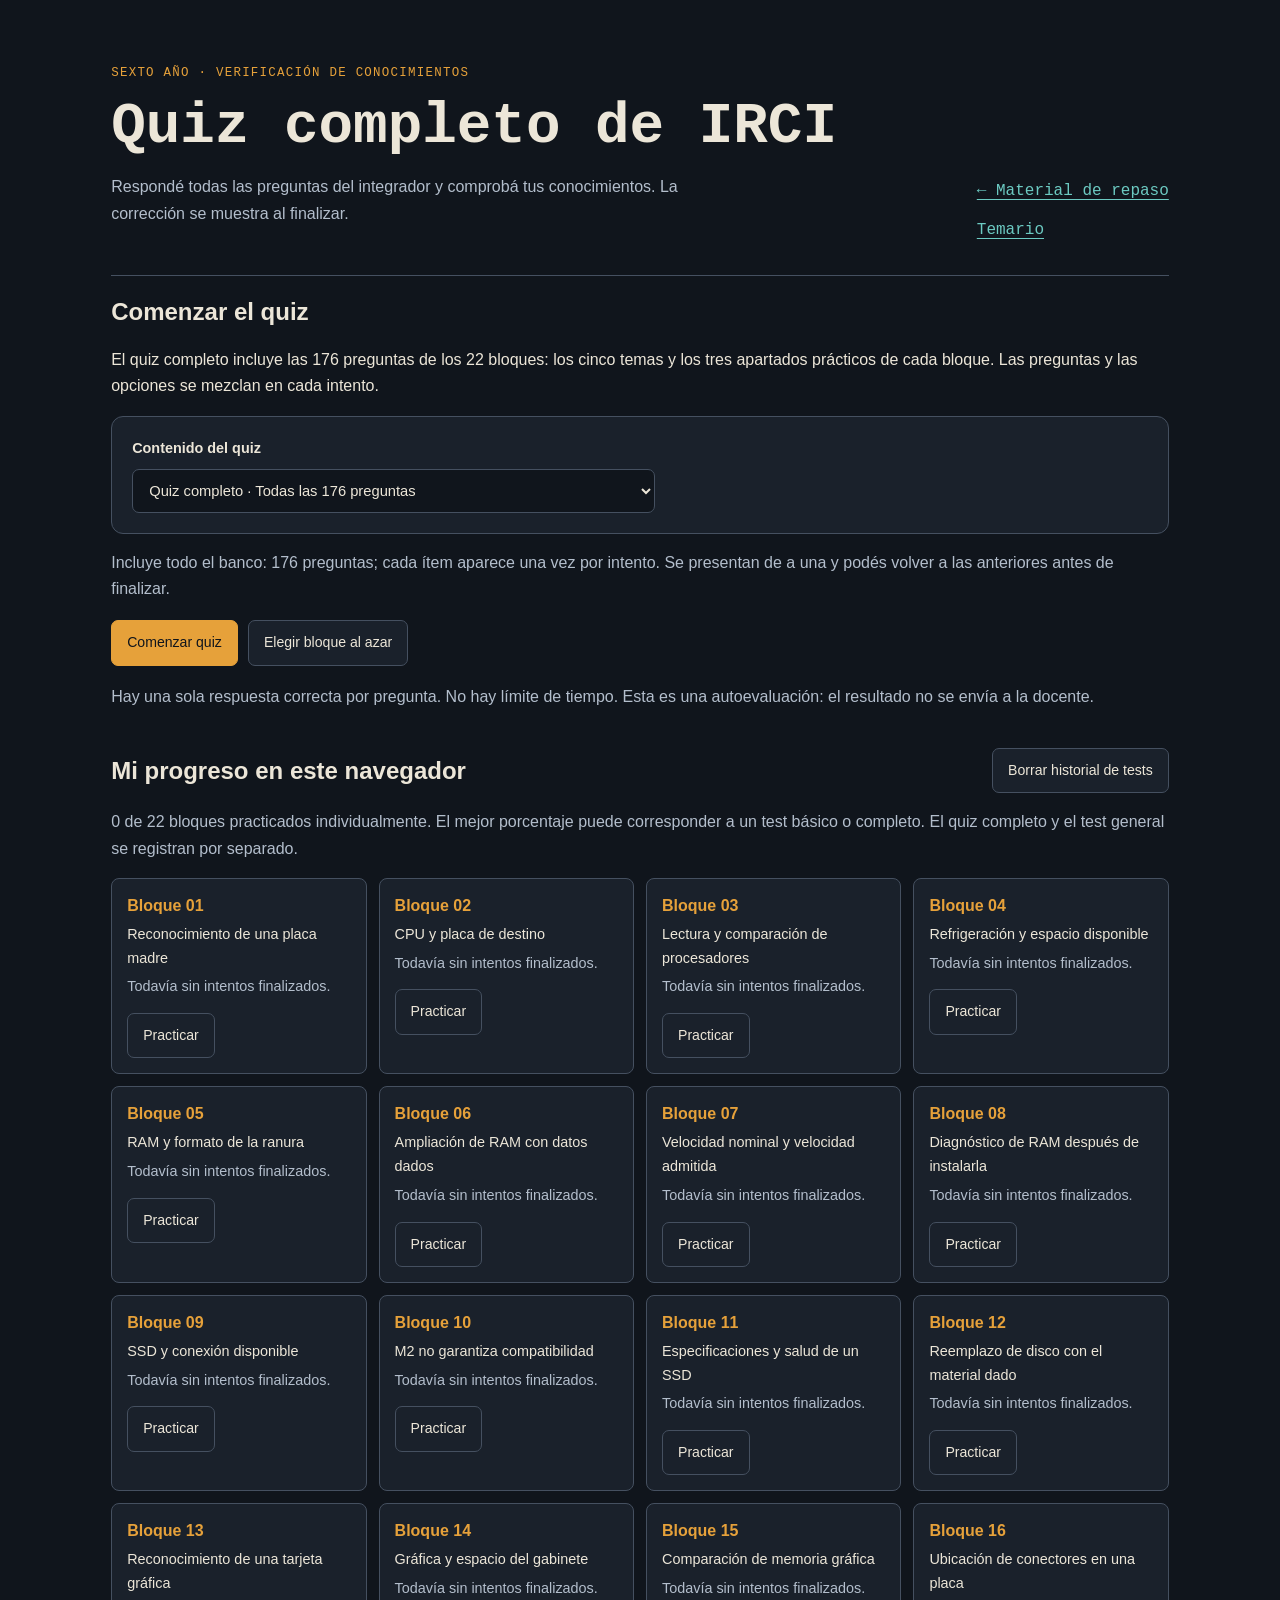
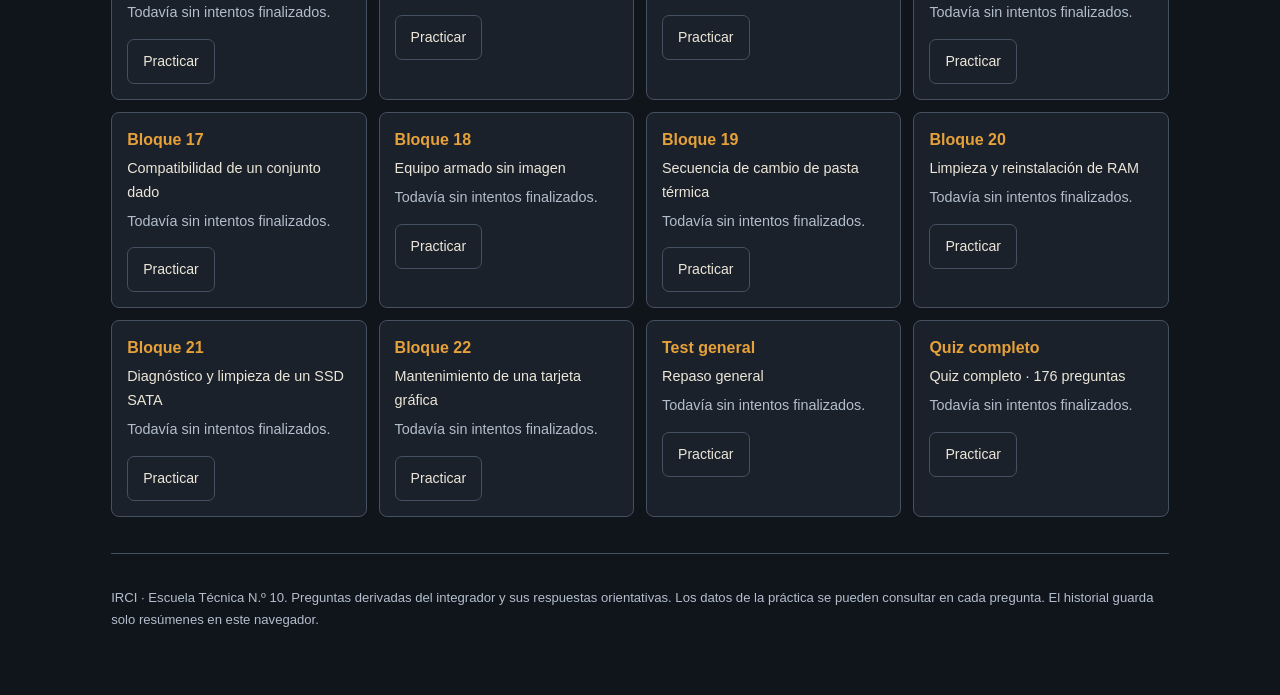
<file: irci-test.html>
<!doctype html>
<html lang="es"><head><meta charset="utf-8"><meta name="viewport" content="width=device-width,initial-scale=1"><title>IRCI · Tests por bloque</title><link rel="stylesheet" href="irci-integrador.css"><link rel="stylesheet" href="irci-test.css"><script src="irci-test-banco.js" defer></script><script src="irci-test.js" defer></script></head>
<body><a class="skip" href="#testMain">Saltar al test</a><div class="wrap">
<header class="hero"><div><p class="eyebrow">Sexto año · Verificación de conocimientos</p><h1>Quiz completo de IRCI</h1><p class="lead">Respondé todas las preguntas del integrador y comprobá tus conocimientos. La corrección se muestra al finalizar.</p></div><nav aria-label="Navegación"><a href="irci-integrador.html">← Material de repaso</a><a href="temario.html">Temario</a></nav></header>
<main id="testMain">
<section id="setup" aria-labelledby="setupTitle"><h2 id="setupTitle">Comenzar el quiz</h2><p>El quiz completo incluye las 176 preguntas de los 22 bloques: los cinco temas y los tres apartados prácticos de cada bloque. Las preguntas y las opciones se mezclan en cada intento.</p>
<form id="setupForm"><div class="toolbar"><div><label for="testBlock">Contenido del quiz</label><select id="testBlock" required></select></div><div><label for="testLength">Extensión</label><select id="testLength"><option value="6">Básico · 6 preguntas (5 temas + 1 práctica al azar)</option><option value="8">Completo · las 8 preguntas del bloque</option></select></div></div><p id="modeInfo" class="muted"></p><div class="actions"><button type="submit" class="primary" id="startTest">Comenzar quiz</button><button type="button" id="randomBlock">Elegir bloque al azar</button></div></form>
<p class="muted">Hay una sola respuesta correcta por pregunta. No hay límite de tiempo. Esta es una autoevaluación: el resultado no se envía a la docente.</p>
<section id="historyPanel" aria-labelledby="historyTitle"><div class="history-heading"><h2 id="historyTitle">Mi progreso en este navegador</h2><button type="button" id="clearHistory">Borrar historial de tests</button></div><p id="historyNote" class="muted"></p><div id="historyGrid" class="history-grid"></div></section></section>
<section id="attempt" aria-labelledby="attemptTitle" hidden><header class="attempt-heading"><p class="eyebrow" id="attemptLabel"></p><h2 id="attemptTitle" tabindex="-1"></h2><p id="attemptDescription" class="muted"></p><div class="progress-line"><label for="answeredProgress" id="answeredLabel">Preguntas respondidas</label><progress id="answeredProgress" value="0" max="8"></progress><span id="answeredCount" role="status" aria-live="polite"></span></div></header>
<section id="result" class="result-panel" hidden aria-labelledby="resultTitle"><h2 id="resultTitle" tabindex="-1"></h2><p id="resultMessage"></p><div id="topicResults"></div><p id="persistenceNote" class="muted"></p><div class="actions"><button type="button" id="retryTest" class="primary">Otro intento aleatorio</button><button type="button" id="downloadResult">Descargar resultado</button><button type="button" id="chooseAgain">Elegir otro bloque</button><a class="link-button" id="studyLink" href="irci-integrador.html">Repasar el material</a></div></section>
<form id="quizForm" novalidate><div id="questionNav" class="question-nav"><div class="question-nav-top"><button type="button" id="prevQuestion">← Anterior</button><span id="questionPosition" aria-live="polite"></span><button type="button" id="nextQuestion">Siguiente →</button></div><label for="questionJump">Ir a una pregunta</label><select id="questionJump"></select></div><div id="questions"></div><p id="attemptError" class="error-message" role="alert"></p><div class="actions" id="attemptActions"><button type="submit" class="primary" id="gradeTest">Finalizar y corregir</button><button type="button" id="leaveTest">Volver a elegir</button></div></form></section>
<p id="appStatus" role="status" aria-live="polite"></p>
</main><footer><p>IRCI · Escuela Técnica N.º 10. Preguntas derivadas del integrador y sus respuestas orientativas. Los datos de la práctica se pueden consultar en cada pregunta. El historial guarda solo resúmenes en este navegador.</p></footer></div><noscript><p>Para generar y corregir los tests es necesario activar JavaScript. Podés consultar el <a href="irci-integrador.html">material de repaso</a>.</p></noscript></body></html>
</file>
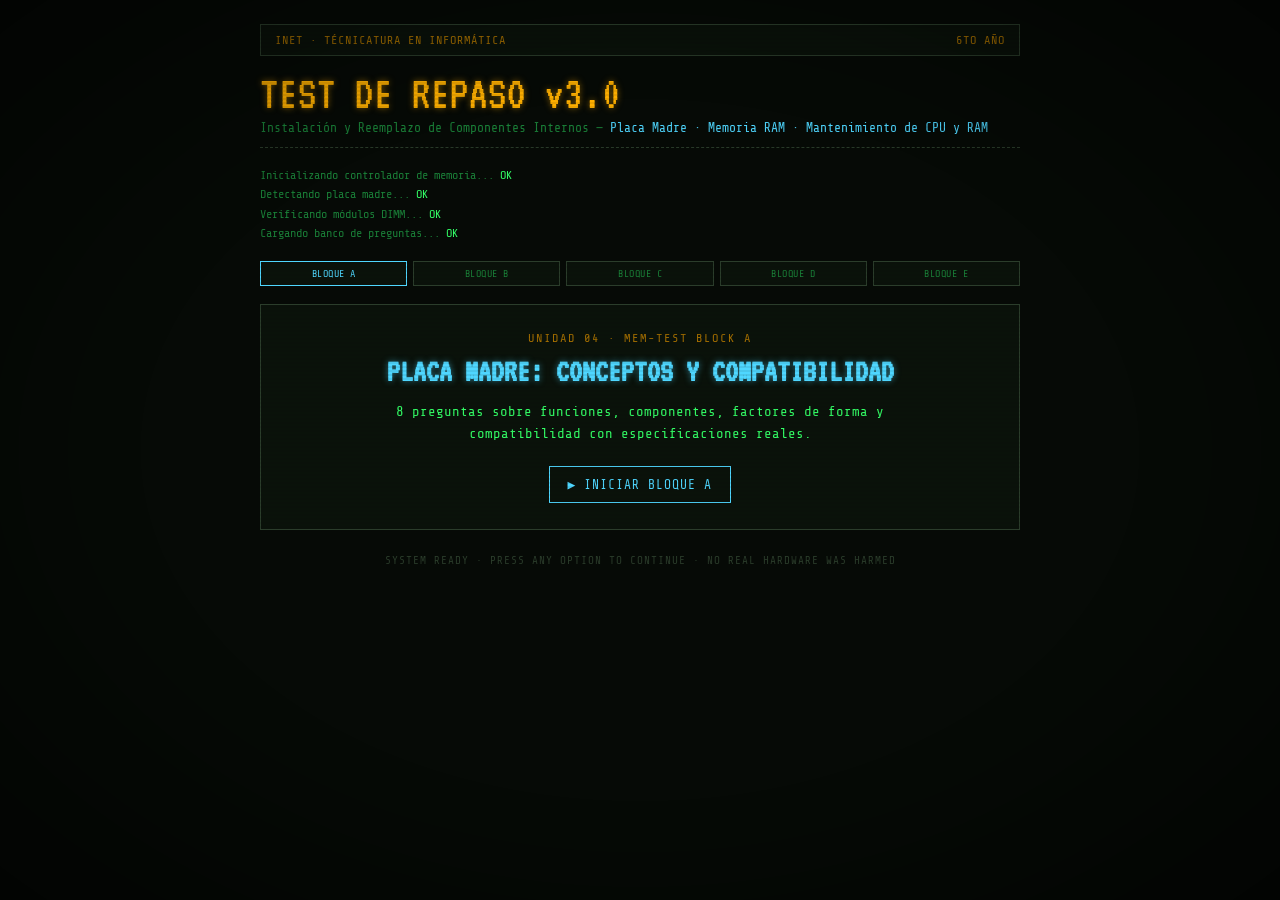
<file: irci.html>
<!DOCTYPE html>
<html lang="es">
<head>
<meta charset="UTF-8">
<meta name="viewport" content="width=device-width, initial-scale=1, maximum-scale=1">
<title>TEST DE REPASO — PLACA MADRE / RAM / MANTENIMIENTO</title>
<style>
@import url('https://fonts.googleapis.com/css2?family=Share+Tech+Mono&family=VT323&display=swap');

:root{
  --bg: #060a06;
  --scanline: rgba(0,0,0,0.15);
  --amber: #ffb000;
  --amber-dim: #a56f00;
  --green: #33ff66;
  --green-dim: #1a8038;
  --red: #ff4433;
  --cyan: #4fd7ff;
  --panel: #0a120a;
  --border: #2b3d2b;
}

*{box-sizing:border-box;}

body{
  background: var(--bg);
  color: var(--green);
  font-family: 'Share Tech Mono', monospace;
  margin:0;
  padding: 24px 14px 60px;
  min-height:100vh;
  min-height:100dvh;
  position:relative;
  overflow-x:hidden;
}

body::before{
  content:"";
  position:fixed; inset:0; pointer-events:none;
  background: repeating-linear-gradient(to bottom, transparent 0px, transparent 2px, var(--scanline) 3px, transparent 4px);
  z-index:5; mix-blend-mode: multiply;
}
body::after{
  content:""; position:fixed; inset:0; pointer-events:none;
  background: radial-gradient(ellipse at center, transparent 55%, rgba(0,0,0,0.55) 100%);
  z-index:4;
}

.crt{ max-width: 760px; margin: 0 auto; position:relative; z-index:1; }

.topbar{
  border: 1px solid var(--border); background: var(--panel); padding: 8px 14px;
  font-size: 12px; color: var(--amber-dim); display:flex; justify-content:space-between;
  letter-spacing: 1px; margin-bottom: 14px;
}

.bios-title{
  font-family: 'VT323', monospace; font-size: 46px; line-height:1.05; color: var(--amber);
  text-shadow: 0 0 6px rgba(255,176,0,0.5); margin: 6px 0 2px; letter-spacing: 1px;
}
.bios-sub{ color: var(--green-dim); font-size: 13px; margin-bottom: 18px; border-bottom: 1px dashed var(--border); padding-bottom: 12px; }
.bios-sub span{ color: var(--cyan); }

.post-log{ font-size: 12px; color: var(--green-dim); margin-bottom: 18px; line-height:1.6; min-height: 20px; }
.post-log .ok{ color: var(--green); }

.roadmap{ display:flex; gap:6px; flex-wrap:wrap; margin-bottom: 18px; }
.roadmap-step{
  flex:1; min-width: 80px; border: 1px solid var(--border); background: var(--panel);
  padding: 6px 8px; font-size: 10px; text-align:center; color: var(--green-dim); letter-spacing: 0.5px;
}
.roadmap-step.done{ border-color: var(--green); color: var(--green); }
.roadmap-step.active{ border-color: var(--cyan); color: var(--cyan); }

.section-banner{ display:none; }
.section-banner.active{
  display:block; border: 1px solid var(--border); background: var(--panel);
  padding: 26px 20px; text-align:center; animation: flicker 1.2s ease-in-out;
}
.section-banner .code{ color: var(--amber-dim); font-size: 12px; margin-bottom: 10px; letter-spacing: 2px; }
.section-banner h2{
  font-family:'VT323', monospace; color: var(--cyan); font-size: 32px; margin: 0 0 14px;
  text-shadow: 0 0 6px rgba(79,215,255,0.5);
}
.section-banner p{ color: var(--green); font-size: 14px; max-width: 520px; margin: 0 auto 20px; line-height:1.6; }

.card{ display:none; border: 1px solid var(--border); background: var(--panel); padding: 20px; }
.card.active{ display:block; animation: flicker 0.5s ease-in-out; }

.card-head{
  display:flex; justify-content:space-between; align-items:baseline; font-size: 11px;
  color: var(--amber-dim); letter-spacing:1px; margin-bottom: 14px;
  border-bottom: 1px dashed var(--border); padding-bottom: 8px;
}

.progress-track{ height: 6px; background: #0f1a0f; border: 1px solid var(--border); margin-bottom: 18px; overflow:hidden; }
.progress-fill{ height:100%; background: linear-gradient(to right, var(--green-dim), var(--green)); width:0%; transition: width .35s ease; }

.diagram-wrap{
  border: 1px dashed var(--border);
  background: #050805;
  padding: 10px;
  margin-bottom: 16px;
  display:none;
}
.diagram-wrap.show{ display:block; }
.diagram-wrap svg{ width:100%; height:auto; display:block; }
.diagram-caption{ font-size: 10px; color: var(--green-dim); text-align:center; margin-top:6px; letter-spacing:1px; }

.question{ font-size: 17px; color: var(--amber); margin-bottom: 18px; line-height:1.5; white-space: pre-line; }
.question::before{ content:"> "; color: var(--cyan); }

.options{ display:flex; flex-direction:column; gap:10px; margin-bottom: 8px; }

.opt{
  text-align:left; background: transparent; border: 1px solid var(--border); color: var(--green);
  font-family:'Share Tech Mono', monospace; font-size: 14.5px; padding: 12px 14px; cursor:pointer;
  transition: all .15s ease; position:relative;
}
.opt:hover:not(:disabled){ border-color: var(--cyan); color: var(--cyan); background: rgba(79,215,255,0.06); }
.opt::before{ content: attr(data-letter); color: var(--amber-dim); margin-right: 10px; }
.opt:hover:not(:disabled)::before{ color: var(--cyan); }
.opt:disabled{ cursor:default; }
.opt.correct{ border-color: var(--green); background: rgba(51,255,102,0.1); color: var(--green); }
.opt.wrong{ border-color: var(--red); background: rgba(255,68,51,0.1); color: var(--red); }
.opt.reveal{ border-color: var(--green); color: var(--green-dim); }

.feedback{
  display:none; margin-top: 16px; padding: 12px 14px; border-left: 3px solid var(--cyan);
  background: rgba(79,215,255,0.05); font-size: 13px; line-height:1.6; color: #cfe;
}
.feedback.show{ display:block; }
.feedback .tag{ font-weight:bold; letter-spacing:1px; display:block; margin-bottom: 6px; }
.feedback.ok .tag{ color: var(--green); }
.feedback.bad .tag{ color: var(--red); }

.nav-row{ display:flex; justify-content:flex-end; margin-top: 18px; gap:10px; }

.btn{
  background: transparent; border: 1px solid var(--amber-dim); color: var(--amber);
  font-family:'Share Tech Mono', monospace; font-size: 13px; padding: 10px 18px; cursor:pointer; letter-spacing: 1px;
}
.btn:hover{ background: rgba(255,176,0,0.1); border-color: var(--amber); }
.btn:disabled{ opacity:0.35; cursor:default; }
.btn.primary{ border-color: var(--cyan); color: var(--cyan); }
.btn.primary:hover{ background: rgba(79,215,255,0.1); }
.btn.ghost{ border-color: var(--green-dim); color: var(--green-dim); font-size:12px; padding:8px 12px; }
.btn.ghost:hover{ border-color: var(--green); color: var(--green); }

.points-tag{
  display:inline-block; border: 1px solid var(--amber-dim); color: var(--amber);
  font-size: 11px; padding: 2px 8px; margin-bottom: 10px; letter-spacing: 1px;
}
.data-block{
  background: #050805; border: 1px dashed var(--border); color: var(--cyan);
  font-size: 12.5px; padding: 12px 14px; margin: 10px 0 16px; white-space: pre-wrap;
  line-height: 1.6; overflow-x:auto;
}
textarea.answer-box{
  width:100%; min-height: 110px; background: #050805; border: 1px solid var(--border); color: var(--green);
  font-family:'Share Tech Mono', monospace; font-size: 13.5px; padding: 12px; resize: vertical; margin-bottom: 14px;
}
textarea.answer-box:focus{ outline:none; border-color: var(--cyan); }
textarea.answer-box::placeholder{ color: var(--green-dim); }

.model-answer{
  display:none; border-left: 3px solid var(--green); background: rgba(51,255,102,0.06);
  padding: 12px 14px; font-size: 13px; line-height: 1.7; color: #cfe; margin-bottom: 16px;
}
.model-answer.show{ display:block; }
.model-answer .tag{ color: var(--green); font-weight:bold; letter-spacing:1px; display:block; margin-bottom: 8px; }
.model-answer ul{ margin: 6px 0; padding-left: 18px; }
.model-answer li{ margin-bottom: 6px; }

.selfscore-row{ display:none; align-items:center; gap:10px; flex-wrap:wrap; margin-bottom: 6px; }
.selfscore-row.show{ display:flex; }
.selfscore-label{ font-size: 12px; color: var(--amber-dim); letter-spacing:1px; }
.score-opt{
  border: 1px solid var(--border); background: transparent; color: var(--green);
  font-family:'Share Tech Mono', monospace; font-size: 12px; padding: 6px 12px; cursor:pointer;
}
.score-opt:hover{ border-color: var(--cyan); color: var(--cyan); }
.score-opt.picked{ border-color: var(--green); color: var(--green); background: rgba(51,255,102,0.1); }

.results{ display:none; border: 1px solid var(--border); background: var(--panel); padding: 26px 20px; }
.results.active{ display:block; animation: flicker 1s ease-in-out; }
.results h2{ font-family:'VT323', monospace; font-size: 30px; color: var(--amber); margin: 0 0 4px; }
.score-big{ font-family:'VT323', monospace; font-size: 56px; color: var(--cyan); text-shadow: 0 0 10px rgba(79,215,255,0.6); margin: 10px 0 0; }
.score-sub{ font-size: 11px; color: var(--green-dim); letter-spacing: 1px; margin-bottom: 14px; }
.breakdown{ margin: 18px 0; font-size: 13px; }
.breakdown-row{ display:flex; justify-content:space-between; border-bottom: 1px dashed var(--border); padding: 8px 0; }
.breakdown-row.total{ color: var(--amber); border-bottom: 1px solid var(--border); font-weight:bold; }
.status-line{ font-size: 13px; color: var(--green-dim); margin: 14px 0 22px; line-height:1.7; }
.status-line .good{ color: var(--green); }
.status-line .warn{ color: var(--amber); }
.status-line .bad{ color: var(--red); }

.footer-note{ text-align:center; font-size: 11px; color: var(--border); margin-top: 24px; letter-spacing:1px; }

@keyframes flicker{ 0%{ opacity: 0.3; } 8%{ opacity: 0.9; } 10%{ opacity: 0.4; } 20%{ opacity: 1; } 100%{ opacity: 1; } }

@media (max-width: 600px){
  body{ padding: 14px 8px 40px; }

  .topbar{
    flex-direction: column;
    gap: 3px;
    padding: 8px 10px;
    font-size: 10.5px;
  }

  .bios-title{ font-size: 30px; letter-spacing: 0.5px; }
  .bios-sub{ font-size: 11.5px; }

  .post-log{ font-size: 10.5px; }

  .roadmap{ gap: 4px; }
  .roadmap-step{ min-width: 0; font-size: 8.5px; padding: 5px 2px; letter-spacing: 0; }

  .section-banner.active{ padding: 20px 14px; }
  .section-banner h2{ font-size: 24px; }
  .section-banner p{ font-size: 13px; }
  .section-banner .code{ font-size: 10px; }

  .card, .results{ padding: 14px; }

  .card-head{ font-size: 10px; }

  .question{ font-size: 15px; }
  .question::before{ margin-right: 2px; }

  .opt{ font-size: 13.5px; padding: 11px 12px; }
  .opt::before{ margin-right: 6px; }

  .feedback{ font-size: 12.5px; padding: 10px 12px; }

  .nav-row{ justify-content: stretch; }
  .nav-row .btn{ width: 100%; text-align: center; }
  .nav-row.mixed{ flex-direction: column; }

  .btn{ font-size: 12.5px; padding: 11px 14px; }

  .points-tag{ font-size: 10px; }

  .data-block{ font-size: 11.5px; padding: 10px 12px; }

  textarea.answer-box{ font-size: 13px; min-height: 90px; }

  .model-answer{ font-size: 12.5px; padding: 10px 12px; }

  .selfscore-row{ gap: 6px; }
  .selfscore-label{ width: 100%; font-size: 11px; margin-bottom: 2px; }
  .score-opt{ font-size: 11.5px; padding: 7px 10px; flex:1; text-align:center; }

  .score-big{ font-size: 42px; }
  .score-sub{ font-size: 9.5px; }
  .breakdown{ font-size: 12px; }
  .breakdown-row{ padding: 7px 0; gap: 8px; }
  .status-line{ font-size: 12px; }

  .diagram-wrap{ padding: 6px; }
  .diagram-caption{ font-size: 9px; }

  .footer-note{ font-size: 9.5px; letter-spacing: 0.5px; }
}

@media (max-width: 360px){
  .bios-title{ font-size: 25px; }
  .section-banner h2{ font-size: 20px; }
  .question{ font-size: 14px; }
}
</style>
</head>
<body>
<div class="crt">
  <div class="topbar">
    <span>INET · TÉCNICATURA EN INFORMÁTICA</span>
    <span>6TO AÑO</span>
  </div>

  <div class="bios-title">TEST DE REPASO v3.0</div>
  <div class="bios-sub">
    Instalación y Reemplazo de Componentes Internos — <span>Placa Madre · Memoria RAM · Mantenimiento de CPU y RAM</span>
  </div>

  <div class="post-log" id="postLog"></div>
  <div class="roadmap" id="roadmap"></div>

  <!-- Section banners -->
  <div class="section-banner" id="banner-0">
    <div class="code">UNIDAD 04 · MEM-TEST BLOCK A</div>
    <h2>PLACA MADRE: CONCEPTOS Y COMPATIBILIDAD</h2>
    <p>8 preguntas sobre funciones, componentes, factores de forma y compatibilidad con especificaciones reales.</p>
    <button class="btn primary" onclick="startMC(0)">▶ INICIAR BLOQUE A</button>
  </div>

  <div class="section-banner" id="banner-1">
    <div class="code">UNIDAD 04 · MEM-TEST BLOCK B</div>
    <h2>IDENTIFICACIÓN DE COMPONENTES</h2>
    <p>8 preguntas sobre un diagrama esquemático de placa madre: identificá cada parte señalada.</p>
    <button class="btn primary" onclick="startMC(1)">▶ INICIAR BLOQUE B</button>
  </div>

  <div class="section-banner" id="banner-2">
    <div class="code">UNIDAD 05 · MEM-TEST BLOCK C</div>
    <h2>MEMORIA RAM: RENDIMIENTO Y COMPATIBILIDAD</h2>
    <p>8 preguntas con especificaciones técnicas reales de RAM, CPU y placas madre.</p>
    <button class="btn primary" onclick="startMC(2)">▶ INICIAR BLOQUE C</button>
  </div>

  <div class="section-banner" id="banner-3">
    <div class="code">UNIDAD 06 · MEM-TEST BLOCK D</div>
    <h2>MANTENIMIENTO DE CPU Y RAM</h2>
    <p>6 preguntas sobre ESD, diagnóstico de fallas y soluciones.</p>
    <button class="btn primary" onclick="startMC(3)">▶ INICIAR BLOQUE D</button>
  </div>

  <div class="section-banner" id="banner-open">
    <div class="code">EVALUACIÓN ABIERTA · MEM-TEST BLOCK E</div>
    <h2>ANÁLISIS DE PARÁMETROS Y COMPATIBILIDAD</h2>
    <p>5 preguntas de desarrollo (10 puntos totales). Escribí tu respuesta, luego revelá la respuesta modelo y autoevaluate.</p>
    <button class="btn primary" onclick="startOpen()">▶ INICIAR BLOQUE E</button>
  </div>

  <!-- MC Question card -->
  <div class="card" id="card">
    <div class="card-head">
      <span id="cardBlock">BLOQUE A</span>
      <span id="cardCounter">Q01/08</span>
    </div>
    <div class="progress-track"><div class="progress-fill" id="progressFill"></div></div>
    <div class="diagram-wrap" id="diagramWrap">
      <div id="diagramContainer"></div>
      <div class="diagram-caption">DIAGRAMA ESQUEMÁTICO · NO A ESCALA</div>
    </div>
    <div class="question" id="questionText"></div>
    <div class="options" id="optionsList"></div>
    <div class="feedback" id="feedback">
      <span class="tag" id="feedbackTag"></span>
      <span id="feedbackText"></span>
    </div>
    <div class="nav-row">
      <button class="btn primary" id="nextBtn" disabled onclick="nextQuestion()">SIGUIENTE →</button>
    </div>
  </div>

  <!-- Open / development question card -->
  <div class="card" id="openCard">
    <div class="card-head">
      <span id="openBlock">BLOQUE E · DESARROLLO</span>
      <span id="openCounter">P1/05</span>
    </div>
    <div class="progress-track"><div class="progress-fill" id="openProgressFill"></div></div>
    <span class="points-tag" id="openPoints">2 PTS</span>
    <div class="question" id="openQuestionText"></div>
    <div class="data-block" id="openDataBlock" style="display:none;"></div>
    <textarea class="answer-box" id="openAnswerBox" placeholder="Escribí tu respuesta acá antes de ver el modelo (opcional, no se guarda)..."></textarea>
    <div class="nav-row" style="justify-content:flex-start; margin-top:0; margin-bottom:6px;">
      <button class="btn ghost" id="revealBtn" onclick="revealModelAnswer()">👁 VER RESPUESTA MODELO</button>
    </div>
    <div class="model-answer" id="modelAnswer">
      <span class="tag">RESPUESTA MODELO</span>
      <div id="modelAnswerBody"></div>
    </div>
    <div class="selfscore-row" id="selfscoreRow">
      <span class="selfscore-label">AUTOEVALUACIÓN →</span>
      <div id="selfscoreOptions"></div>
    </div>
    <div class="nav-row">
      <button class="btn primary" id="openNextBtn" disabled onclick="nextOpenQuestion()">SIGUIENTE →</button>
    </div>
  </div>

  <!-- Results -->
  <div class="results" id="results">
    <div class="code" style="color:var(--amber-dim); font-size:12px; letter-spacing:2px;">DIAGNÓSTICO FINAL</div>
    <h2>RESULTADO DEL TEST</h2>
    <div class="score-big" id="scoreBig">0/36</div>
    <div class="score-sub">SELECCIÓN MÚLTIPLE + AUTOEVALUACIÓN DE DESARROLLO</div>
    <div class="status-line" id="statusLine"></div>
    <div class="breakdown" id="breakdown"></div>
    <button class="btn primary" onclick="restartAll()">↺ REINICIAR TEST</button>
  </div>

  <div class="footer-note">SYSTEM READY · PRESS ANY OPTION TO CONTINUE · NO REAL HARDWARE WAS HARMED</div>
</div>

<script>
/* ============ SHARED MOTHERBOARD DIAGRAM (Bloque B) ============ */
const mbDiagram = `
<svg viewBox="0 0 700 480" xmlns="http://www.w3.org/2000/svg" font-family="Share Tech Mono, monospace">
  <rect x="15" y="15" width="670" height="450" fill="#08140c" stroke="#2b3d2b" stroke-width="2"/>
  <!-- traces -->
  <g stroke="#1a8038" stroke-width="1" opacity="0.5">
    <path d="M60,440 L60,120 L260,120" fill="none"/>
    <path d="M100,440 L100,180 L260,180" fill="none"/>
    <path d="M140,440 L140,240 L260,240" fill="none"/>
    <path d="M400,60 L400,400" fill="none"/>
    <path d="M440,60 L440,400" fill="none"/>
  </g>

  <!-- CPU Socket (1) -->
  <rect x="255" y="70" width="130" height="130" fill="#123322" stroke="#ffb000" stroke-width="2"/>
  <circle cx="320" cy="135" r="16" fill="#0a120a" stroke="#ffb000" stroke-width="2"/>
  <text x="320" y="141" fill="#ffb000" font-size="16" text-anchor="middle">1</text>

  <!-- VRM heatsinks (7) -->
  <rect x="200" y="60" width="45" height="150" fill="#1a2a1a" stroke="#4fd7ff" stroke-width="1.5"/>
  <rect x="395" y="60" width="45" height="150" fill="#1a2a1a" stroke="#4fd7ff" stroke-width="1.5"/>
  <circle cx="222" cy="45" r="14" fill="#0a120a" stroke="#4fd7ff" stroke-width="2"/>
  <text x="222" y="50" fill="#4fd7ff" font-size="14" text-anchor="middle">7</text>

  <!-- DIMM slots (2) -->
  <g fill="#c9a227" stroke="#8a6d1a">
    <rect x="470" y="60" width="18" height="230"/>
    <rect x="498" y="60" width="18" height="230"/>
    <rect x="526" y="60" width="18" height="230"/>
    <rect x="554" y="60" width="18" height="230"/>
  </g>
  <circle cx="520" cy="45" r="14" fill="#0a120a" stroke="#ffb000" stroke-width="2"/>
  <text x="520" y="50" fill="#ffb000" font-size="14" text-anchor="middle">2</text>

  <!-- 24-pin ATX connector (6) -->
  <rect x="605" y="60" width="35" height="140" fill="#33ff66" opacity="0.25" stroke="#33ff66" stroke-width="1.5"/>
  <circle cx="622" cy="215" r="14" fill="#0a120a" stroke="#33ff66" stroke-width="2"/>
  <text x="622" y="220" fill="#33ff66" font-size="14" text-anchor="middle">6</text>

  <!-- Chipset (4) -->
  <rect x="380" y="330" width="60" height="60" fill="#123322" stroke="#4fd7ff" stroke-width="2"/>
  <circle cx="410" cy="360" r="14" fill="#0a120a" stroke="#4fd7ff" stroke-width="2"/>
  <text x="410" y="365" fill="#4fd7ff" font-size="14" text-anchor="middle">4</text>

  <!-- PCIe x16 slot (3) -->
  <rect x="230" y="420" width="280" height="22" fill="#c9a227" opacity="0.5" stroke="#ffb000" stroke-width="1.5"/>
  <circle cx="500" cy="405" r="14" fill="#0a120a" stroke="#ffb000" stroke-width="2"/>
  <text x="500" y="410" fill="#ffb000" font-size="14" text-anchor="middle">3</text>

  <!-- SATA ports (5) -->
  <g fill="#4fd7ff" opacity="0.4" stroke="#4fd7ff">
    <rect x="580" y="330" width="14" height="20"/>
    <rect x="580" y="355" width="14" height="20"/>
    <rect x="580" y="380" width="14" height="20"/>
    <rect x="580" y="405" width="14" height="20"/>
  </g>
  <circle cx="630" cy="365" r="14" fill="#0a120a" stroke="#4fd7ff" stroke-width="2"/>
  <text x="630" y="370" fill="#4fd7ff" font-size="14" text-anchor="middle">5</text>

  <!-- M.2 slot (8) -->
  <rect x="60" y="330" width="110" height="16" fill="#33ff66" opacity="0.35" stroke="#33ff66" stroke-width="1.5"/>
  <circle cx="60" cy="360" r="14" fill="#0a120a" stroke="#33ff66" stroke-width="2"/>
  <text x="60" y="365" fill="#33ff66" font-size="14" text-anchor="middle">8</text>

  <text x="350" y="465" fill="#1a8038" font-size="11" text-anchor="middle">PLACA MADRE — VISTA ESQUEMÁTICA</text>
</svg>`;

/* ============ MULTIPLE CHOICE BLOCKS (A-D) ============ */
const sections = [
  {
    name: "BLOQUE A · PLACA MADRE",
    label: "Bloque A · Placa madre",
    questions: [
      { q:"¿Cuál es la función principal de la placa madre?",
        opts:["Almacenar archivos de forma permanente","Conectar todos los componentes del sistema, gestionando comunicación y alimentación","Regular únicamente la temperatura del gabinete","Ejecutar instrucciones de programas como el CPU"],
        correct:1, exp:"La placa madre es el circuito impreso principal: interconecta todos los componentes y gestiona tanto la comunicación entre ellos como su alimentación eléctrica." },
      { q:"¿Qué componente de la placa madre regula el voltaje que llega al CPU?",
        opts:["El chipset","La VRM (Voltage Regulator Module)","El BIOS/UEFI","El panel I/O trasero"],
        correct:1, exp:"La VRM (Voltage Regulator Module) regula el voltaje entregado al procesador. Más fases VRM suelen indicar mejor estabilidad, sobre todo en overclocking." },
      { q:"¿Cuál de estos factores de forma es el estándar más común y de mayor tamaño para una PC de escritorio de uso general?",
        opts:["Mini-ITX","ATX","Los tres son igual de comunes","Nano-ITX"],
        correct:1, exp:"ATX es el factor de forma estándar más común para PC de escritorio, con más slots de expansión disponibles. Micro-ATX y Mini-ITX son alternativas más compactas para gabinetes pequeños." },
      { q:"¿Qué elemento de la placa madre determina qué procesadores son compatibles con ella?",
        opts:["El chipset","La memoria caché del CPU","El conector de audio frontal","El conector Molex"],
        correct:0, exp:"El chipset gestiona la comunicación entre CPU y otros componentes, y determina qué procesadores son soportados, capacidades de overclocking y tecnologías disponibles." },
      { q:"¿Qué conector alimenta principalmente a la placa madre?",
        opts:["EPS 8 pines","Molex 4 pines","ATX 24 pines","SATA power 15 pines"],
        correct:2, exp:"El conector ATX de 24 pines entrega la alimentación principal a la placa madre. El EPS de 8 pines, en cambio, alimenta específicamente al CPU." },
      { q:"¿Qué elemento mantiene la configuración de la BIOS/UEFI y el reloj del sistema aún con el equipo apagado?",
        opts:["La VRM","El CMOS y su batería","El slot M.2","El panel I/O trasero"],
        correct:1, exp:"El CMOS junto con su batería mantiene guardada la configuración de la BIOS/UEFI y el reloj del sistema incluso cuando el equipo está desconectado de la corriente." },
      { q:"Un Intel Core i5-13400F usa socket LGA1700 y es compatible con los chipsets Z790, B760, H770 y H610. ¿Sería compatible con una placa madre con socket AM5?",
        opts:["Sí, siempre que el chipset lo permita","No, porque AM5 es un socket para procesadores AMD Ryzen y el CPU es Intel con socket LGA1700","Sí, usando un adaptador de socket","Depende únicamente de la marca de la placa"],
        correct:1, exp:"El socket es una compatibilidad física obligatoria: LGA1700 (Intel) y AM5 (AMD) no son intercambiables, sin importar el chipset o la marca de la placa." },
      { q:"¿Qué se debe verificar en la placa madre antes de instalar una fuente de alimentación (PSU) nueva?",
        opts:["Que el factor de forma y los conectores de alimentación sean compatibles","Que la PSU tenga el mismo color que el gabinete","Que la RAM instalada sea DDR5","Que el chipset sea de última generación"],
        correct:0, exp:"Para instalar una PSU hay que verificar que su factor de forma entre en el gabinete y que sus conectores (ATX 24 pines, EPS, PCIe) sean compatibles con los que requiere la placa madre y sus componentes." }
    ]
  },
  {
    name: "BLOQUE B · IDENTIFICACIÓN",
    label: "Bloque B · Identificación de componentes",
    questions: [
      { q:"En el diagrama, ¿qué componente corresponde al número 1?",
        diagram:true,
        opts:["Chipset","Socket del procesador (CPU)","Slot PCIe x16","Conector SATA"],
        correct:1, exp:"El número 1 señala el socket del procesador, donde se instala físicamente la CPU sobre la placa madre." },
      { q:"En el diagrama, ¿qué componente corresponde al número 2?",
        diagram:true,
        opts:["Slots DIMM (memoria RAM)","Slot M.2","Disipadores VRM","Conector ATX 24 pines"],
        correct:0, exp:"El número 2 señala los slots DIMM, donde se insertan los módulos de memoria RAM." },
      { q:"En el diagrama, ¿qué componente corresponde al número 3?",
        diagram:true,
        opts:["Puertos SATA","Slot PCIe x16 (para tarjeta gráfica)","Socket del procesador","Chipset"],
        correct:1, exp:"El número 3 señala el slot PCIe x16, el más usado para instalar la tarjeta gráfica (GPU)." },
      { q:"En el diagrama, ¿qué componente corresponde al número 4?",
        diagram:true,
        opts:["Chipset","Slots DIMM","VRM","Slot M.2"],
        correct:0, exp:"El número 4 señala el chipset, que gestiona las comunicaciones entre el CPU y el resto de los componentes." },
      { q:"En el diagrama, ¿qué componente corresponde al número 5?",
        diagram:true,
        opts:["Conectores/puertos SATA","Conector ATX 24 pines","Slot PCIe x1","Socket del procesador"],
        correct:0, exp:"El número 5 señala los puertos SATA, usados para conectar discos HDD/SSD y unidades ópticas." },
      { q:"En el diagrama, ¿qué componente corresponde al número 6?",
        diagram:true,
        opts:["Conector ATX 24 pines","Conector EPS 8 pines","Slot M.2","Chipset"],
        correct:0, exp:"El número 6 señala el conector ATX de 24 pines, que entrega la alimentación principal a la placa madre." },
      { q:"En el diagrama, ¿qué componente corresponde al número 7?",
        diagram:true,
        opts:["Disipadores de la VRM, junto al socket del procesador","Puertos SATA","Slots DIMM","Slot PCIe x16"],
        correct:0, exp:"El número 7 señala los disipadores de la VRM, ubicados junto al socket del CPU para ayudar a disipar el calor generado al regular el voltaje." },
      { q:"En el diagrama, ¿qué componente corresponde al número 8?",
        diagram:true,
        opts:["Slot M.2 (para SSD NVMe o WiFi)","Conector de audio frontal","Slot PCIe x16","Conector ATX 24 pines"],
        correct:0, exp:"El número 8 señala un slot M.2, usado para instalar SSDs NVMe de alta velocidad o módulos WiFi." }
    ]
  },
  {
    name: "BLOQUE C · MEMORIA RAM",
    label: "Bloque C · Memoria RAM",
    questions: [
      { q:"La placa ASUS TUF Gaming B760M-PLUS WIFI D4 tiene: 4x DIMM DDR4, hasta 128GB, 5333MHz (OC).\n¿Es posible instalar allí un kit Corsair Vengeance RGB DDR5-6000?",
        opts:["Sí, porque tiene 4 slots DIMM libres","No, porque la placa solo soporta DDR4 y el kit es DDR5 (tipo y muesca distintos)","Sí, actualizando solamente la BIOS","No, porque le falta voltaje a la placa"],
        correct:1, exp:"DDR4 y DDR5 no son compatibles entre sí: tienen una muesca física diferente. Aunque la placa tenga slots DIMM libres, no acepta módulos DDR5 si solo soporta DDR4." },
      { q:"Según esa misma placa (4x DIMM, máx. 128GB total), si querés llegar a la capacidad máxima usando los 4 slots con módulos idénticos, ¿de qué capacidad debería ser cada módulo?",
        opts:["8GB","16GB","32GB","64GB"],
        correct:2, exp:"128GB repartidos en 4 módulos idénticos equivale a 32GB por módulo (4 × 32GB = 128GB)." },
      { q:"Un Intel Core i5-13400F soporta memoria DDR4-3200 y DDR5-4800, pero tu placa madre B760 instalada solo tiene slots DDR4. ¿Qué tipo de memoria deberías comprar?",
        opts:["DDR5, porque es más rápida y el CPU la soporta","DDR4, porque es lo que soporta físicamente la placa madre instalada","Cualquiera de las dos, son intercambiables","DDR3, por retrocompatibilidad"],
        correct:1, exp:"Aunque el CPU soporte ambos tipos, la memoria debe coincidir con lo que la placa madre soporta físicamente. Si la placa solo tiene slots DDR4, hay que comprar DDR4." },
      { q:"Memoria Corsair Vengeance RGB DDR5-6000: CL36, 1.35V. Memoria genérica DDR5-6000: CL40, 1.35V. Misma frecuencia y voltaje, distinta latencia CAS. ¿Cuál debería responder más rápido a igual frecuencia?",
        opts:["La de CL40, porque el número es mayor","La de CL36, porque una latencia CAS menor implica menor tiempo de acceso","Da igual, la latencia CAS no afecta el rendimiento","La de mayor voltaje siempre es más rápida"],
        correct:1, exp:"A igual frecuencia, un valor de CAS Latency (CL) menor significa menos ciclos de espera para acceder a los datos, por lo tanto mejor rendimiento." },
      { q:"¿Cuál de los siguientes parámetros de una memoria RAM afecta principalmente al RENDIMIENTO y no a la compatibilidad con la placa madre?",
        opts:["Tipo de memoria (DDR4/DDR5)","Factor de forma (DIMM/SO-DIMM)","Latencia CAS (CL) y frecuencia","Voltaje soportado por los slots"],
        correct:2, exp:"Tipo, factor de forma y voltaje son parámetros de compatibilidad (deben coincidir con la placa). La frecuencia y la latencia CAS, en cambio, son parámetros que definen el rendimiento de la memoria." },
      { q:"¿Qué es un perfil XMP/EXPO y para qué sirve?",
        opts:["Un protocolo de conexión SATA para discos rígidos","Un perfil de overclocking certificado que permite que la RAM alcance su frecuencia máxima anunciada desde la BIOS","Un tipo de factor de forma exclusivo de laptops","Un sistema de refrigeración para los módulos de RAM"],
        correct:1, exp:"XMP (Intel) y EXPO (AMD) son perfiles de overclocking certificado que configuran automáticamente frecuencia, timings y voltaje para que la RAM alcance su velocidad máxima de forma segura." },
      { q:"¿Qué configuración permite que el CPU acceda a dos módulos de RAM en paralelo, aumentando el ancho de banda?",
        opts:["Single Channel","Dual Channel","Modo XMP","Hot-plug"],
        correct:1, exp:"Dual Channel (o Quad Channel) permite acceder a varios módulos de RAM en paralelo, aumentando el ancho de banda efectivo respecto a un solo canal (Single Channel)." },
      { q:"¿Qué factor de forma de memoria RAM es compatible con una PC de escritorio (no una laptop)?",
        opts:["SO-DIMM","DIMM","Ambos son iguales y se usan indistintamente","Ninguno, las PC de escritorio no usan módulos"],
        correct:1, exp:"DIMM es el factor de forma estándar para PC de escritorio. SO-DIMM es la versión compacta pensada para laptops y no entra físicamente en los slots de una placa de escritorio." }
    ]
  },
  {
    name: "BLOQUE D · MANTENIMIENTO",
    label: "Bloque D · Mantenimiento",
    questions: [
      { q:"¿Aproximadamente cuántos voltios de electricidad estática puede acumular el cuerpo humano?",
        opts:["350 voltios","3,500 voltios","35,000 voltios","350,000 voltios"],
        correct:2, exp:"El cuerpo humano puede acumular hasta 35,000 voltios de electricidad estática, mientras que componentes sensibles pueden dañarse con apenas 100-200 voltios." },
      { q:"¿Qué medida de protección es esencial antes de manipular componentes internos?",
        opts:["Trabajar sobre una alfombra","Usar pulsera antiestática conectada a tierra","Usar ropa sintética","Manipular los componentes con el equipo encendido"],
        correct:1, exp:"La pulsera antiestática conectada a tierra descarga la electricidad estática del cuerpo antes de tocar componentes sensibles como CPU, RAM o chipset." },
      { q:"¿Qué herramienta booteable se recomienda para un diagnóstico exhaustivo de memoria RAM?",
        opts:["CrystalDiskInfo","MemTest86+","Prime95","HWMonitor"],
        correct:1, exp:"MemTest86+ es una herramienta booteable que permite un diagnóstico exhaustivo de la RAM, recomendándose al menos 4 pases completos para confirmar su estado." },
      { q:"¿Qué síntoma es típico de una falla de memoria RAM al encender el equipo?",
        opts:["Throttling del procesador","Beeps continuos y el sistema no pasa el POST","Ventiladores a máxima velocidad constante","Alta temperatura en reposo"],
        correct:1, exp:"Un patrón típico de beeps (por ejemplo 1 largo, 3 cortos) junto con la falla en pasar el POST es un síntoma clásico de problemas de memoria RAM." },
      { q:"¿Cada cuánto tiempo se recomienda reemplazar la pasta térmica del procesador?",
        opts:["Cada 6 meses","Cada 2-3 años","Cada 10 años","Solo si el equipo no enciende"],
        correct:1, exp:"Se recomienda reemplazar la pasta térmica cada 2-3 años para mantener una correcta transferencia de calor entre el CPU y el disipador." },
      { q:"Si un módulo de RAM falla al probarlo individualmente en un slot, ¿cuál es la acción recomendada?",
        opts:["Ignorarlo si el sistema arranca igual","Aumentar el voltaje manualmente sin más pruebas","Reemplazar el módulo defectuoso","Cambiar el disipador del CPU"],
        correct:2, exp:"Si un módulo falla consistentemente en MemTest86+ o en distintos slots, la solución es reemplazarlo; probar en otros slots ayuda primero a descartar un problema del slot en sí." }
    ]
  }
];

let currentSection = 0;
let currentQ = 0;
let score = 0;
let sectionScores = sections.map(()=>0);
let answered = false;
let mcTotal = sections.reduce((a,s)=>a+s.questions.length,0);

const roadmapLabels = ["A","B","C","D","E"];
function renderRoadmap(activeIdx){
  const rm = document.getElementById('roadmap');
  rm.innerHTML = '';
  roadmapLabels.forEach((lab, i) => {
    const div = document.createElement('div');
    div.className = 'roadmap-step';
    if(i < activeIdx) div.classList.add('done');
    if(i === activeIdx) div.classList.add('active');
    div.textContent = 'BLOQUE ' + lab;
    rm.appendChild(div);
  });
}
renderRoadmap(0);

const postMessages = [
  "Inicializando controlador de memoria... <span class='ok'>OK</span>",
  "Detectando placa madre... <span class='ok'>OK</span>",
  "Verificando módulos DIMM... <span class='ok'>OK</span>",
  "Cargando banco de preguntas... <span class='ok'>OK</span>"
];
document.getElementById('postLog').innerHTML = postMessages.join('<br>');

function hideAllScreens(){
  document.querySelectorAll('.section-banner').forEach(b=>b.classList.remove('active'));
  document.getElementById('card').classList.remove('active');
  document.getElementById('openCard').classList.remove('active');
  document.getElementById('results').classList.remove('active');
}

function startMC(idx){
  hideAllScreens();
  currentSection = idx;
  currentQ = 0;
  document.getElementById('card').classList.add('active');
  renderRoadmap(idx);
  renderQuestion();
}

function renderQuestion(){
  answered = false;
  const sec = sections[currentSection];
  const q = sec.questions[currentQ];
  document.getElementById('cardBlock').textContent = sec.name;
  document.getElementById('cardCounter').textContent =
    'Q' + String(currentQ+1).padStart(2,'0') + '/' + String(sec.questions.length).padStart(2,'0');
  document.getElementById('progressFill').style.width = (((currentQ)/sec.questions.length)*100) + '%';
  document.getElementById('questionText').textContent = q.q;

  const diagramWrap = document.getElementById('diagramWrap');
  if(q.diagram){
    document.getElementById('diagramContainer').innerHTML = mbDiagram;
    diagramWrap.classList.add('show');
  } else {
    diagramWrap.classList.remove('show');
    document.getElementById('diagramContainer').innerHTML = '';
  }

  const list = document.getElementById('optionsList');
  list.innerHTML = '';
  const letters = ['A','B','C','D'];
  q.opts.forEach((opt, i) => {
    const btn = document.createElement('button');
    btn.className = 'opt';
    btn.setAttribute('data-letter', letters[i] + ')');
    btn.textContent = opt;
    btn.onclick = () => selectAnswer(i);
    list.appendChild(btn);
  });

  document.getElementById('feedback').classList.remove('show','ok','bad');
  document.getElementById('nextBtn').disabled = true;
  const isLastQ = currentQ === sec.questions.length - 1;
  const isLastSection = currentSection === sections.length - 1;
  document.getElementById('nextBtn').textContent =
    (isLastQ && isLastSection) ? 'IR AL BLOQUE E →' : (isLastQ ? 'FINALIZAR BLOQUE →' : 'SIGUIENTE →');
}

function selectAnswer(i){
  if(answered) return;
  answered = true;
  const sec = sections[currentSection];
  const q = sec.questions[currentQ];
  const opts = document.querySelectorAll('#optionsList .opt');
  opts.forEach((b, idx) => {
    b.disabled = true;
    if(idx === q.correct) b.classList.add(idx === i ? 'correct' : 'reveal');
    if(idx === i && i !== q.correct) b.classList.add('wrong');
  });

  const fb = document.getElementById('feedback');
  const tag = document.getElementById('feedbackTag');
  const text = document.getElementById('feedbackText');
  fb.classList.add('show');
  if(i === q.correct){
    fb.classList.add('ok'); fb.classList.remove('bad');
    tag.textContent = '✔ CORRECTO';
    score++; sectionScores[currentSection]++;
  } else {
    fb.classList.add('bad'); fb.classList.remove('ok');
    tag.textContent = '✘ INCORRECTO';
  }
  text.textContent = q.exp;
  document.getElementById('nextBtn').disabled = false;
  document.getElementById('progressFill').style.width = (((currentQ+1)/sec.questions.length)*100) + '%';
}

function nextQuestion(){
  const sec = sections[currentSection];
  if(currentQ < sec.questions.length - 1){
    currentQ++;
    renderQuestion();
  } else if(currentSection < sections.length - 1){
    hideAllScreens();
    currentSection++;
    document.getElementById('banner-'+currentSection).classList.add('active');
    renderRoadmap(currentSection);
  } else {
    hideAllScreens();
    document.getElementById('banner-open').classList.add('active');
    renderRoadmap(4);
  }
}

/* ============ OPEN / DEVELOPMENT BLOCK (E) ============ */
const openQuestions = [
  {
    points: 2,
    q: "¿Qué es una memoria RAM? ¿Cuál es su función?",
    data: null,
    model: "<ul>"+
      "<li><b>Qué es:</b> una tarjeta con pines de contacto, una muesca y chips de memoria volátil integrados. Es volátil: pierde toda su información al apagar el equipo.</li>"+
      "<li><b>Función:</b> almacenar temporalmente los procesos (datos e instrucciones) que el CPU necesita acceder rápidamente durante la ejecución, actuando como memoria de trabajo del sistema.</li>"+
      "</ul>"
  },
  {
    points: 2,
    q: "Dadas las siguientes memorias RAM, indicá qué características se tienen en cuenta para la compatibilidad con la placa madre y cuáles para el rendimiento:",
    data: "Memoria RAM Patriot Signature Line 16GB (2x8GB) 5600MHz DDR5, UDIMM, CAS CL40, 1.35V\nMemoria ADATA SO-DIMM DDR4 16GB 3200MHz, CL22, 1.2V",
    model: "<ul>"+
      "<li><b>Características de compatibilidad</b> (deben coincidir con lo que soporta la placa madre): <b>tipo de memoria</b> (DDR5 vs DDR4, no intercambiables, muesca diferente), <b>factor de forma</b> (UDIMM para PC de escritorio vs SO-DIMM para notebooks) y <b>voltaje</b> (1.35V / 1.2V, debe estar dentro de lo soportado por los slots DIMM de la placa).</li>"+
      "<li><b>Características de rendimiento</b> (una vez asegurada la compatibilidad, determinan qué tan rápida es la memoria): <b>frecuencia</b> (5600MHz vs 3200MHz) y <b>latencia CAS</b> (CL40 vs CL22 — conviene comparar la latencia real en nanosegundos, no solo el número de CL, ya que depende también de la frecuencia).</li>"+
      "</ul>"
  },
  {
    points: 2,
    q: "Indicá al menos dos fallas relacionadas a la memoria RAM. ¿Cómo las solucionarías?",
    data: null,
    model: "<ul>"+
      "<li><b>Pantallazos azules (BSOD) o sistema que no pasa el POST</b> (con beeps característicos): se soluciona corriendo MemTest86+ (mínimo 4 pases), probando cada módulo individualmente en distintos slots, limpiando los contactos dorados y, si el módulo falla consistentemente, reemplazándolo.</li>"+
      "<li><b>Dual Channel que no funciona</b> (el sistema detecta la RAM en Single Channel): se soluciona verificando que los módulos estén en los slots correctos según el manual (por ejemplo A2-B2), usando módulos idénticos (mismo modelo, frecuencia y capacidad) y confirmando en la BIOS que detecta el modo dual channel.</li>"+
      "</ul>"
  },
  {
    points: 1,
    q: "De los chipsets más importantes, ¿cuál brinda información acerca de las interfaces y versiones soportadas de SATA, USB, PCIe, entre otros?",
    data: null,
    model: "<ul><li>El <b>chipset</b> de la placa madre (por ejemplo Z790, B760 de Intel o X670E, B650 de AMD). Es el componente que determina qué versiones de SATA, USB y PCIe soporta el sistema, además de la cantidad de puertos disponibles y las tecnologías habilitadas.</li></ul>"
  },
  {
    points: 3,
    q: "Dada la siguiente placa madre, respondé:\n1) ¿Qué procesadores son compatibles con dicha placa madre?\n2) ¿Cuántos módulos de memoria RAM pueden conectarse, de qué capacidad c/u y en total? ¿Qué otras especificaciones se deben tener en cuenta para comprar memoria compatible?\n3) ¿Es posible agregar tarjetas gráficas u otras tarjetas de expansión? ¿En qué slots?",
    data: "Z390 AORUS Master (Gigabyte)\nFactor de forma: ATX | Socket: LGA1151 (Coffee Lake, 9na Gen. Core)\nChipset: Z390 Intel | Tetra-CrossFire, Tetra-SLI\nExpansión: 2x PCIe 3.0 x16, 1x PCIe 3.0 x4, 3x PCIe x1\nMemoria: 4 bancos, doble canal, máx. 64GB, tipo DDR4, hasta 4133+ MHz (OC)\nOverclocking: CPU + GPU + RAM",
    model: "<ul>"+
      "<li><b>1) Procesadores compatibles:</b> CPUs Intel con socket LGA1151 de 8va y 9na generación (Coffee Lake / Coffee Lake Refresh), ya que el chipset Z390 fue diseñado para esa familia.</li>"+
      "<li><b>2) Memoria RAM:</b> tiene 4 bancos (slots) en configuración doble canal, admitiendo hasta 64GB en total — por ejemplo, 4 módulos de 16GB c/u. Al comprar memoria hay que verificar además: tipo <b>DDR4</b> (no DDR3/DDR5), frecuencia soportada (hasta 4133+ MHz en OC, siempre con perfil XMP), voltaje compatible con la placa, y usar módulos idénticos entre sí para asegurar el correcto funcionamiento en dual channel.</li>"+
      "<li><b>3) Tarjetas de expansión:</b> sí, es posible. Las gráficas (GPU) se instalan en los slots <b>PCIe 3.0 x16</b> (hay 2, permitiendo incluso configuraciones multi-GPU tipo SLI/CrossFire), y otras tarjetas (red, sonido, etc.) se instalan en el slot <b>PCIe 3.0 x4</b> o en los <b>3 slots PCIe x1</b>.</li>"+
      "</ul>"
  }
];

let openIdx = 0;
let openScore = 0;
let openMax = openQuestions.reduce((a,q)=>a+q.points,0);
let openPicked = false;

function startOpen(){
  hideAllScreens();
  openIdx = 0;
  document.getElementById('openCard').classList.add('active');
  renderRoadmap(4);
  renderOpenQuestion();
}

function renderOpenQuestion(){
  openPicked = false;
  const q = openQuestions[openIdx];
  document.getElementById('openCounter').textContent = 'P' + (openIdx+1) + '/' + openQuestions.length;
  document.getElementById('openProgressFill').style.width = ((openIdx/openQuestions.length)*100) + '%';
  document.getElementById('openPoints').textContent = q.points + (q.points===1?' PTO':' PTS');
  document.getElementById('openQuestionText').textContent = q.q;

  const dataBlock = document.getElementById('openDataBlock');
  if(q.data){ dataBlock.style.display='block'; dataBlock.textContent = q.data; }
  else { dataBlock.style.display='none'; dataBlock.textContent=''; }

  document.getElementById('openAnswerBox').value = '';
  document.getElementById('modelAnswer').classList.remove('show');
  document.getElementById('modelAnswerBody').innerHTML = q.model;
  document.getElementById('selfscoreRow').classList.remove('show');
  document.getElementById('revealBtn').disabled = false;
  document.getElementById('openNextBtn').disabled = true;

  const isLast = openIdx === openQuestions.length - 1;
  document.getElementById('openNextBtn').textContent = isLast ? 'VER RESULTADOS →' : 'SIGUIENTE →';

  const opts = document.getElementById('selfscoreOptions');
  opts.innerHTML = '';
  const choices = q.points === 1
    ? [[0,'0 pt'],[1,q.points+' pt']]
    : [[0,'0 pt'],[Math.round(q.points/2*10)/10,(Math.round(q.points/2*10)/10)+' pt'],[q.points,q.points+' pt']];
  choices.forEach(([val,label]) => {
    const b = document.createElement('button');
    b.className = 'score-opt';
    b.textContent = label;
    b.onclick = () => pickSelfScore(val, b);
    opts.appendChild(b);
  });
}

function revealModelAnswer(){
  document.getElementById('modelAnswer').classList.add('show');
  document.getElementById('selfscoreRow').classList.add('show');
  document.getElementById('revealBtn').disabled = true;
}

function pickSelfScore(val, btn){
  document.querySelectorAll('#selfscoreOptions .score-opt').forEach(b=>b.classList.remove('picked'));
  btn.classList.add('picked');
  if(!openPicked){
    openScore += val;
  } else {
    openScore = openScore - openQuestions[openIdx]._lastPick + val;
  }
  openQuestions[openIdx]._lastPick = val;
  openPicked = true;
  document.getElementById('openNextBtn').disabled = false;
  document.getElementById('openProgressFill').style.width = (((openIdx+1)/openQuestions.length)*100) + '%';
}

function nextOpenQuestion(){
  if(openIdx < openQuestions.length - 1){
    openIdx++;
    renderOpenQuestion();
  } else {
    showResults();
  }
}

/* ============ RESULTS ============ */
function showResults(){
  hideAllScreens();
  document.getElementById('results').classList.add('active');
  renderRoadmap(5);

  const combinedTotal = mcTotal + openMax;
  const combinedScore = score + openScore;
  document.getElementById('scoreBig').textContent = combinedScore + '/' + combinedTotal;

  const pct = (combinedScore/combinedTotal)*100;
  let statusHtml = '';
  if(pct >= 85){ statusHtml = "<span class='good'>SYSTEM STATUS: ESTABLE.</span> Excelente dominio de los temas evaluados."; }
  else if(pct >= 60){ statusHtml = "<span class='warn'>SYSTEM STATUS: FUNCIONAL CON ADVERTENCIAS.</span> Buen desempeño, pero conviene repasar algunos puntos."; }
  else { statusHtml = "<span class='bad'>SYSTEM STATUS: FALLO DETECTADO.</span> Se recomienda repasar la guía antes de continuar."; }
  document.getElementById('statusLine').innerHTML = statusHtml;

  const bd = document.getElementById('breakdown');
  bd.innerHTML = '';
  sections.forEach((sec, idx) => {
    const row = document.createElement('div');
    row.className = 'breakdown-row';
    row.innerHTML = '<span>'+sec.label+'</span><span>'+sectionScores[idx]+'/'+sec.questions.length+'</span>';
    bd.appendChild(row);
  });
  const openRow = document.createElement('div');
  openRow.className = 'breakdown-row';
  openRow.innerHTML = '<span>Bloque E · Desarrollo (autoeval.)</span><span>'+(Math.round(openScore*10)/10)+'/'+openMax+' pts</span>';
  bd.appendChild(openRow);

  const totalRow = document.createElement('div');
  totalRow.className = 'breakdown-row total';
  totalRow.innerHTML = '<span>TOTAL</span><span>'+combinedScore+'/'+combinedTotal+'</span>';
  bd.appendChild(totalRow);
}

function restartAll(){
  currentSection = 0; currentQ = 0; score = 0; sectionScores = sections.map(()=>0);
  openIdx = 0; openScore = 0;
  openQuestions.forEach(q => { q._lastPick = 0; });
  hideAllScreens();
  document.getElementById('banner-0').classList.add('active');
  renderRoadmap(0);
}

// init
document.getElementById('banner-0').classList.add('active');
</script>
</body>
</html>
</file>
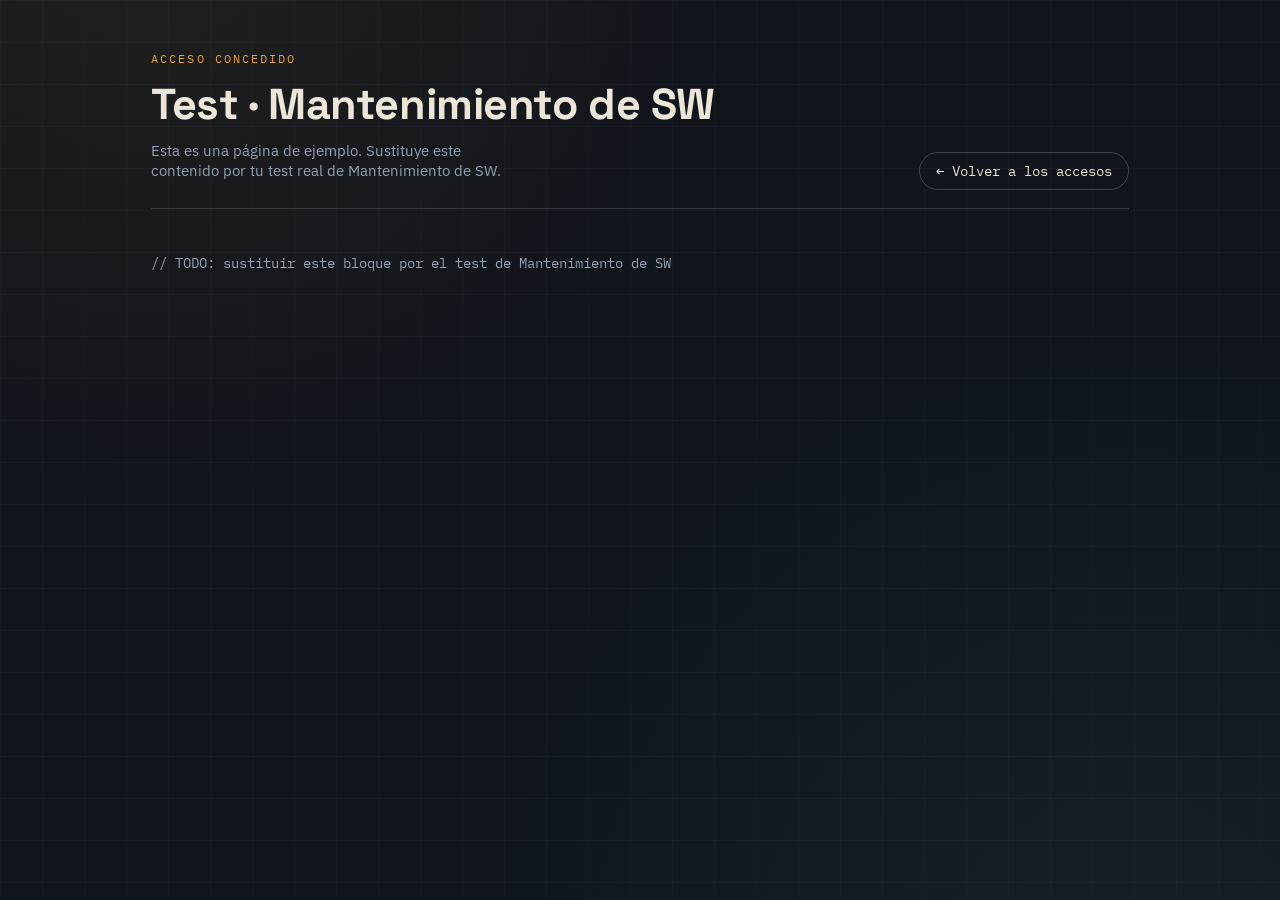
<file: mantenimiento-hw.html>
<!DOCTYPE html>
<html lang="es">
<head>
<meta charset="UTF-8">
<meta name="viewport" content="width=device-width, initial-scale=1.0">
<title>Test · Mantenimiento de SW</title>
<link rel="preconnect" href="https://fonts.googleapis.com">
<link href="https://fonts.googleapis.com/css2?family=Space+Grotesk:wght@500;700&family=IBM+Plex+Sans:wght@400;500&family=IBM+Plex+Mono:wght@400;500&display=swap" rel="stylesheet">
<link rel="stylesheet" href="style.css">
</head>
<body>
<div class="wrap">
  <header class="top">
    <div>
      <p class="eyebrow">Acceso concedido</p>
      <h1>Test · Mantenimiento de SW</h1>
      <p class="sub">Esta es una página de ejemplo. Sustituye este contenido por tu test real de Mantenimiento de SW.</p>
    </div>
    <nav class="top-nav">
      <a href="index.html">← Volver a los accesos</a>
    </nav>
  </header>
  <main>
    <p style="font-family: var(--font-mono); color: var(--mist); font-size: 0.9rem;">
      // TODO: sustituir este bloque por el test de Mantenimiento de SW
    </p>
  </main>
</div>
</body>
</html>
</file>
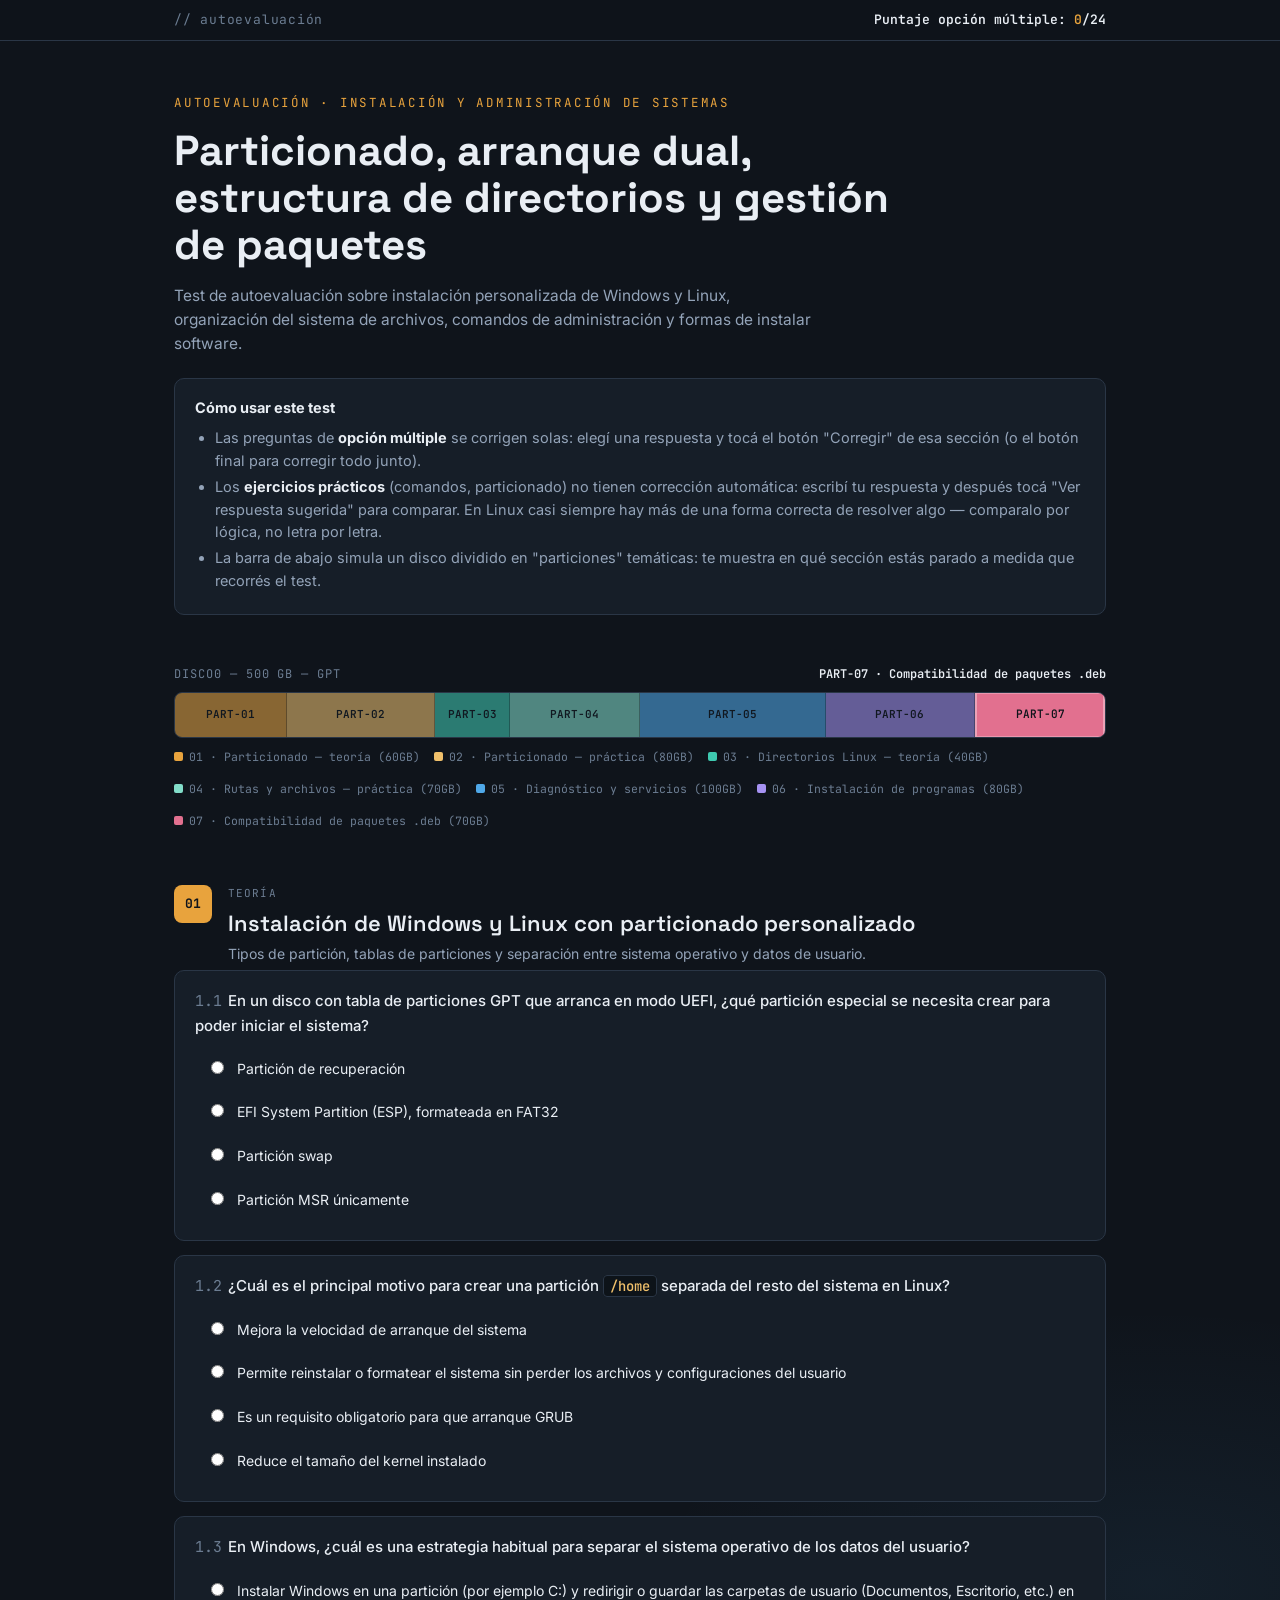
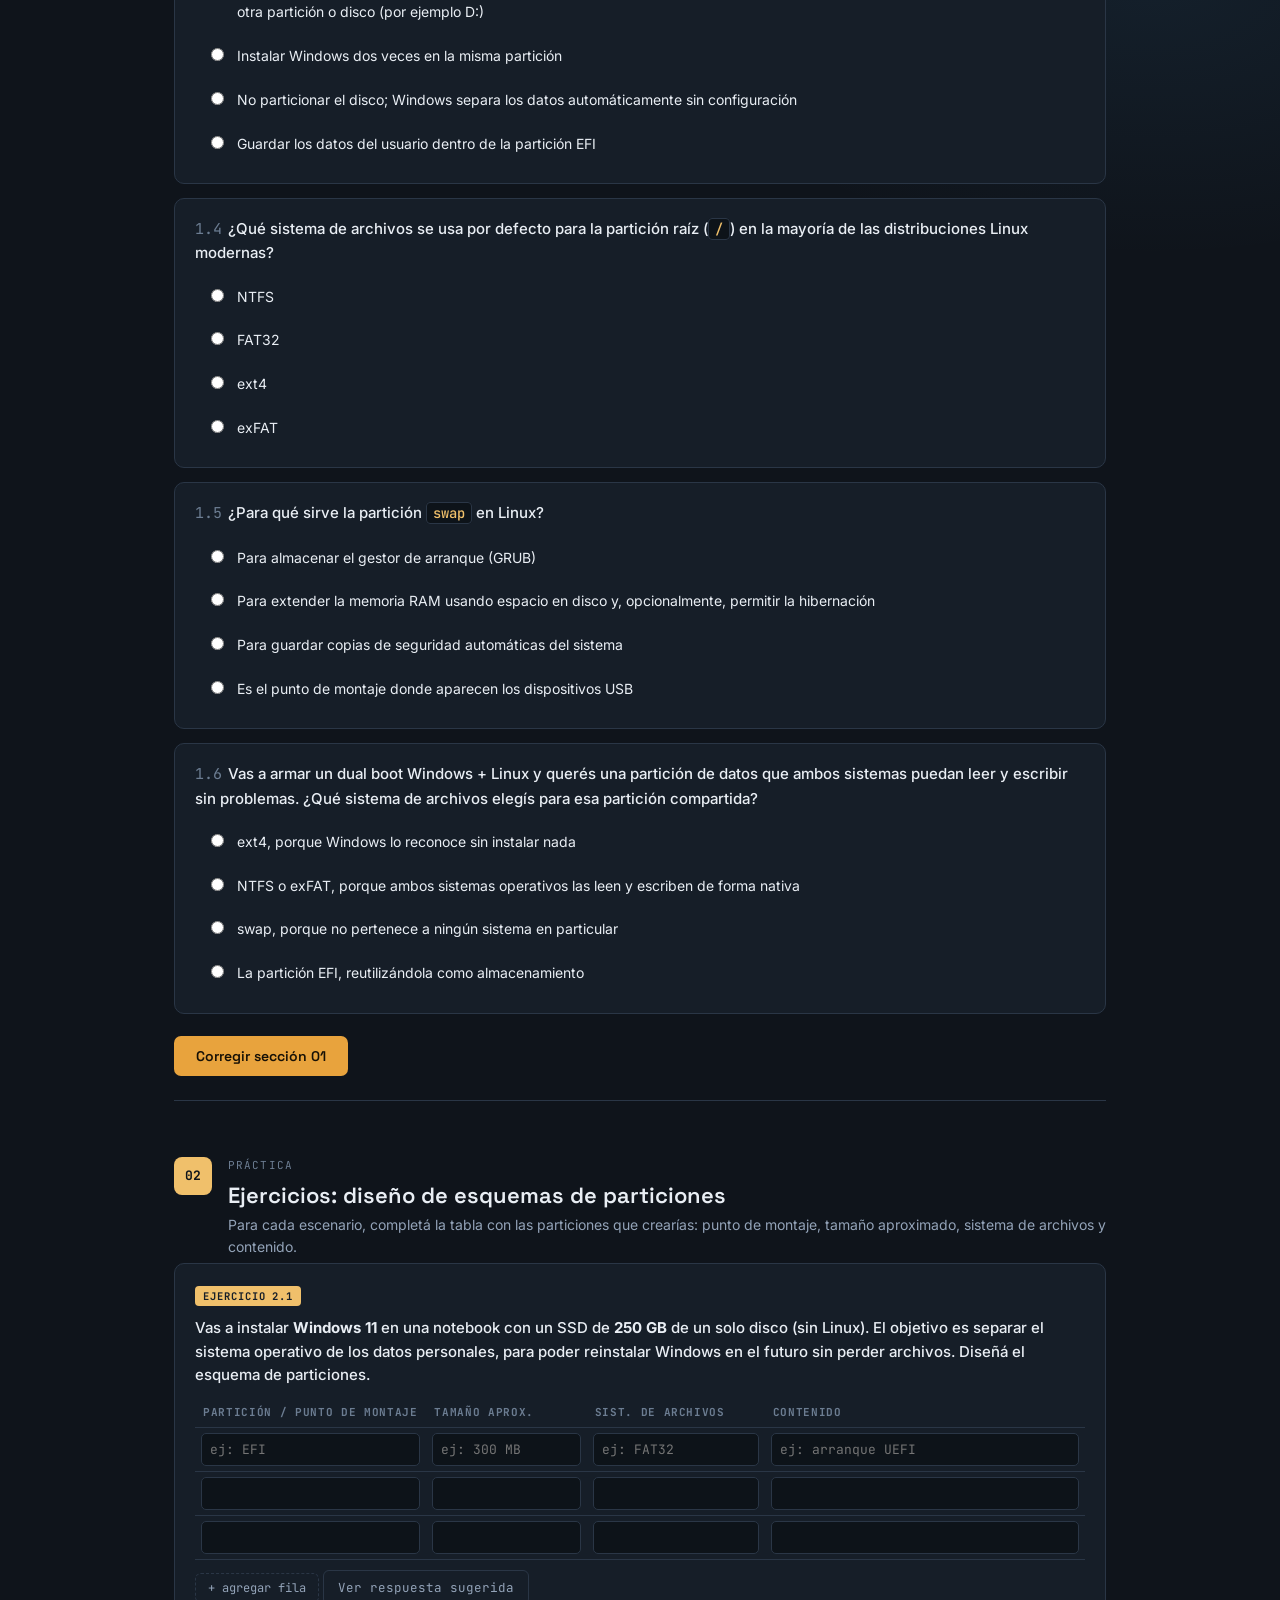
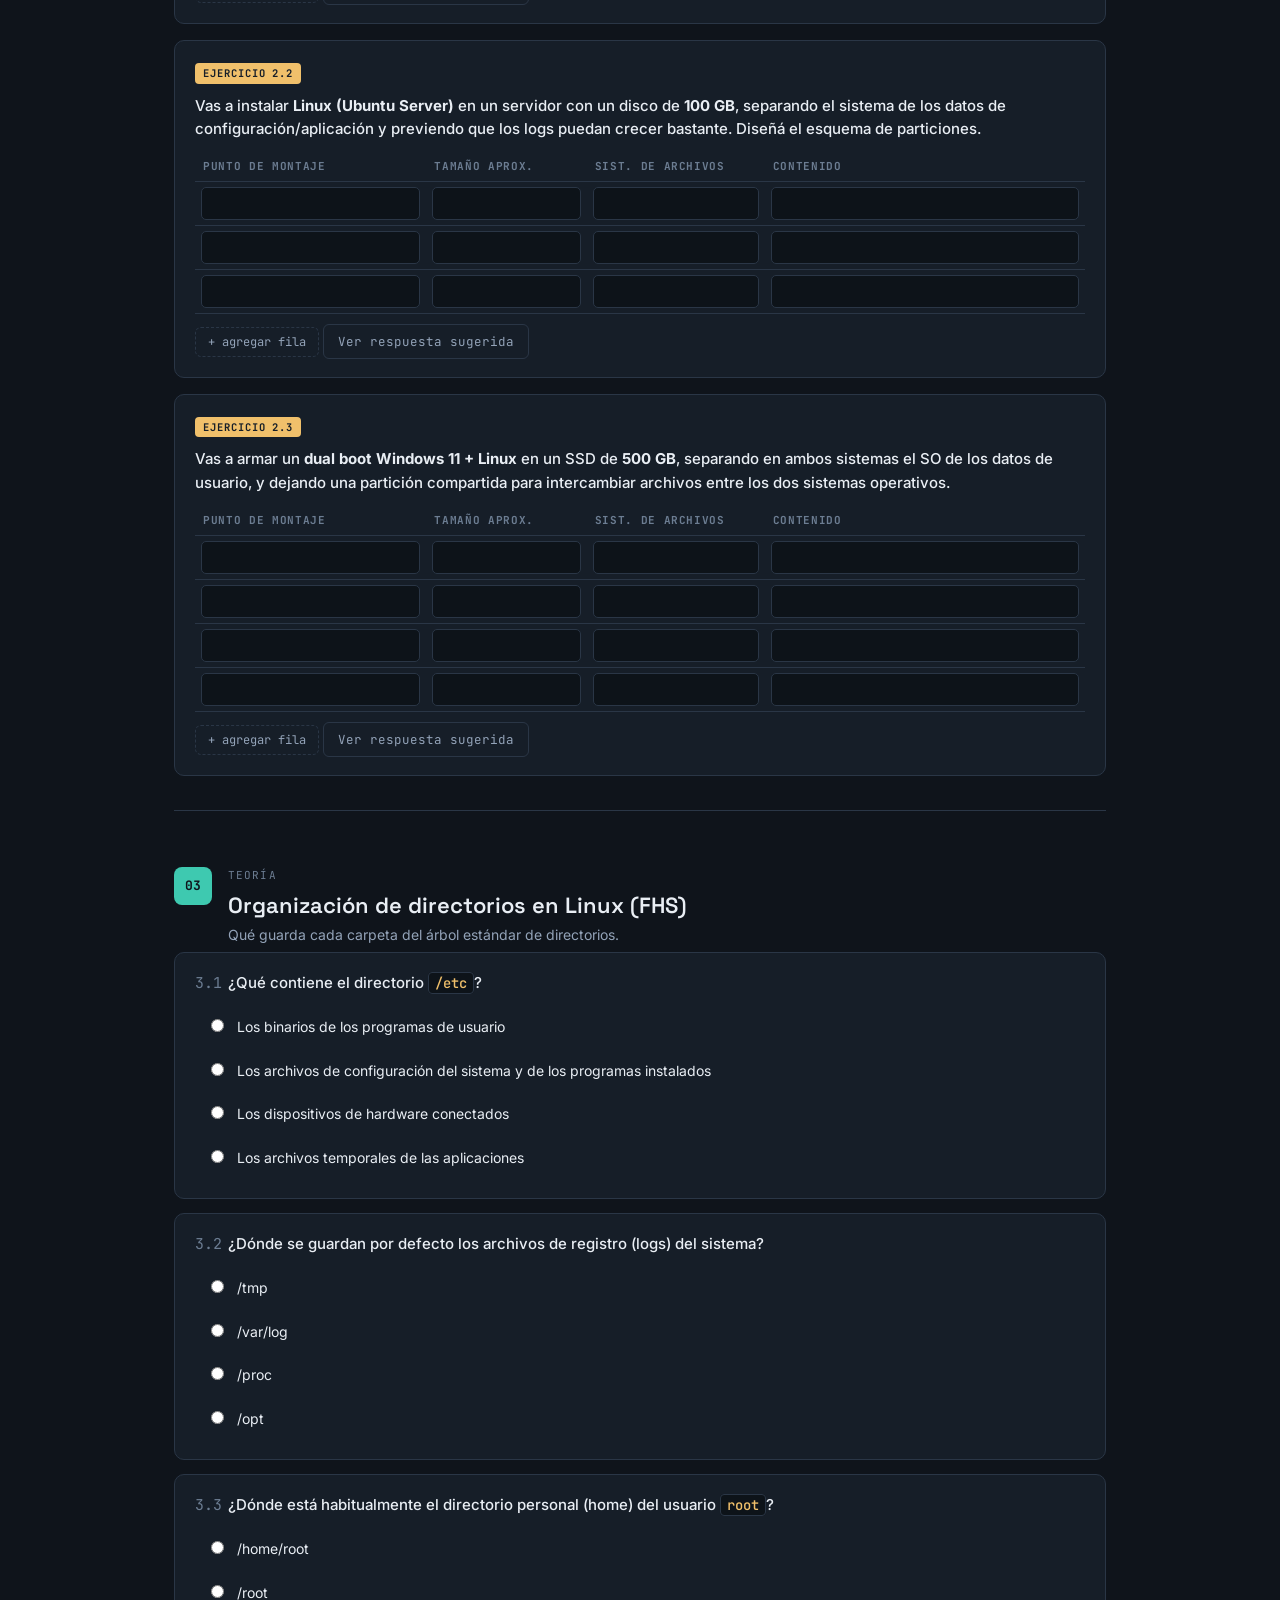
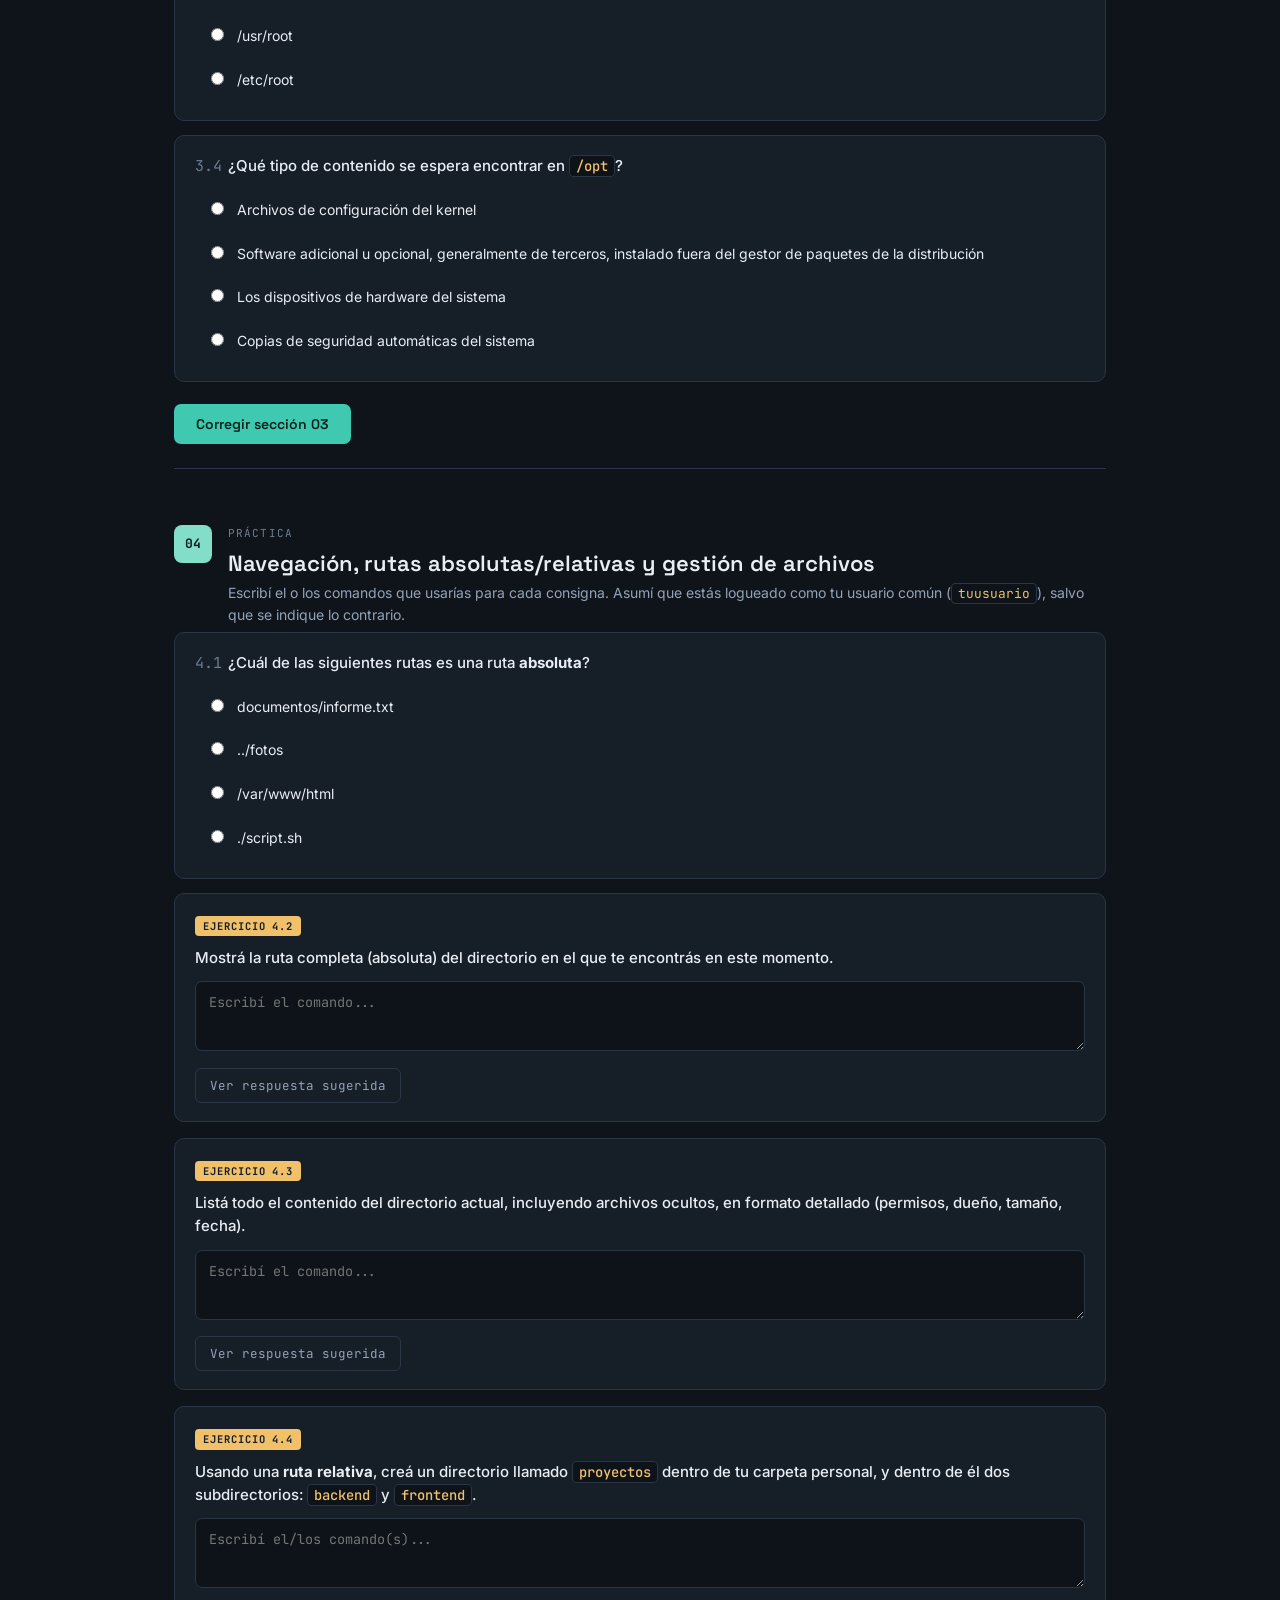
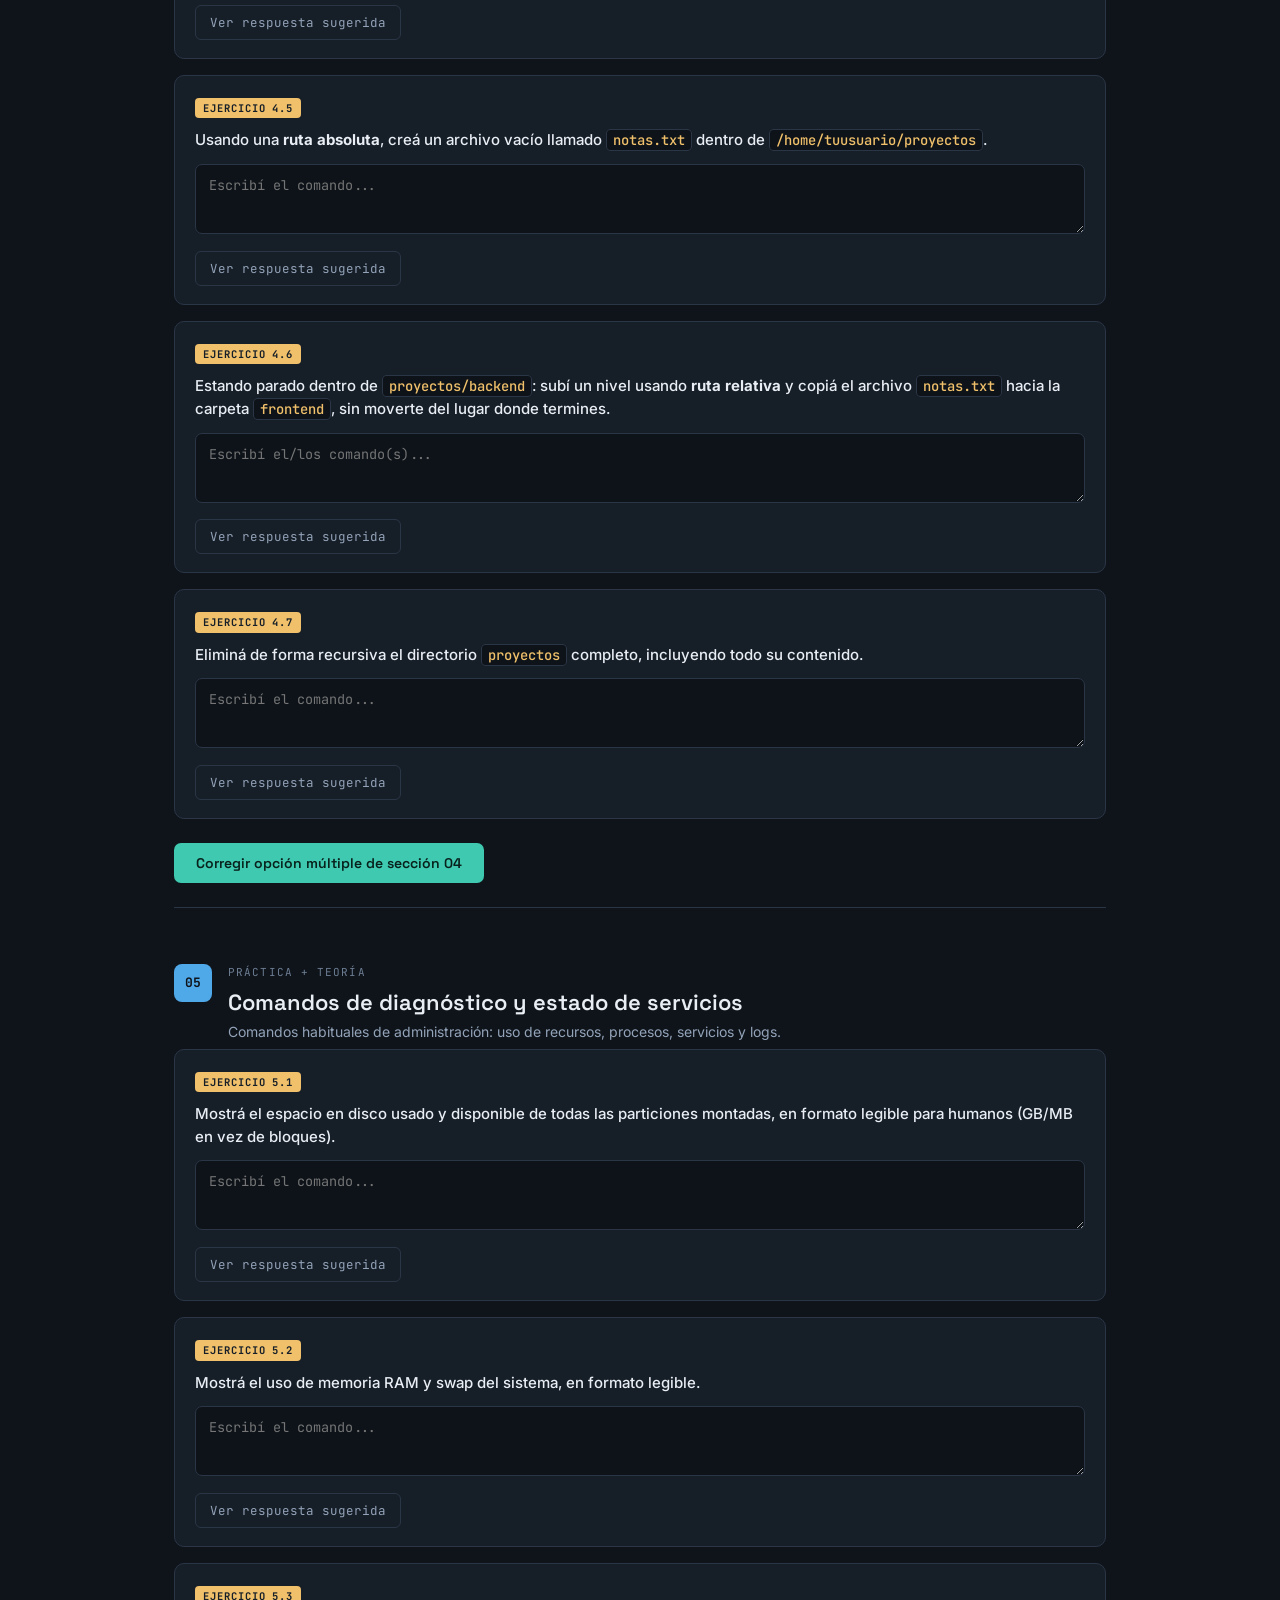
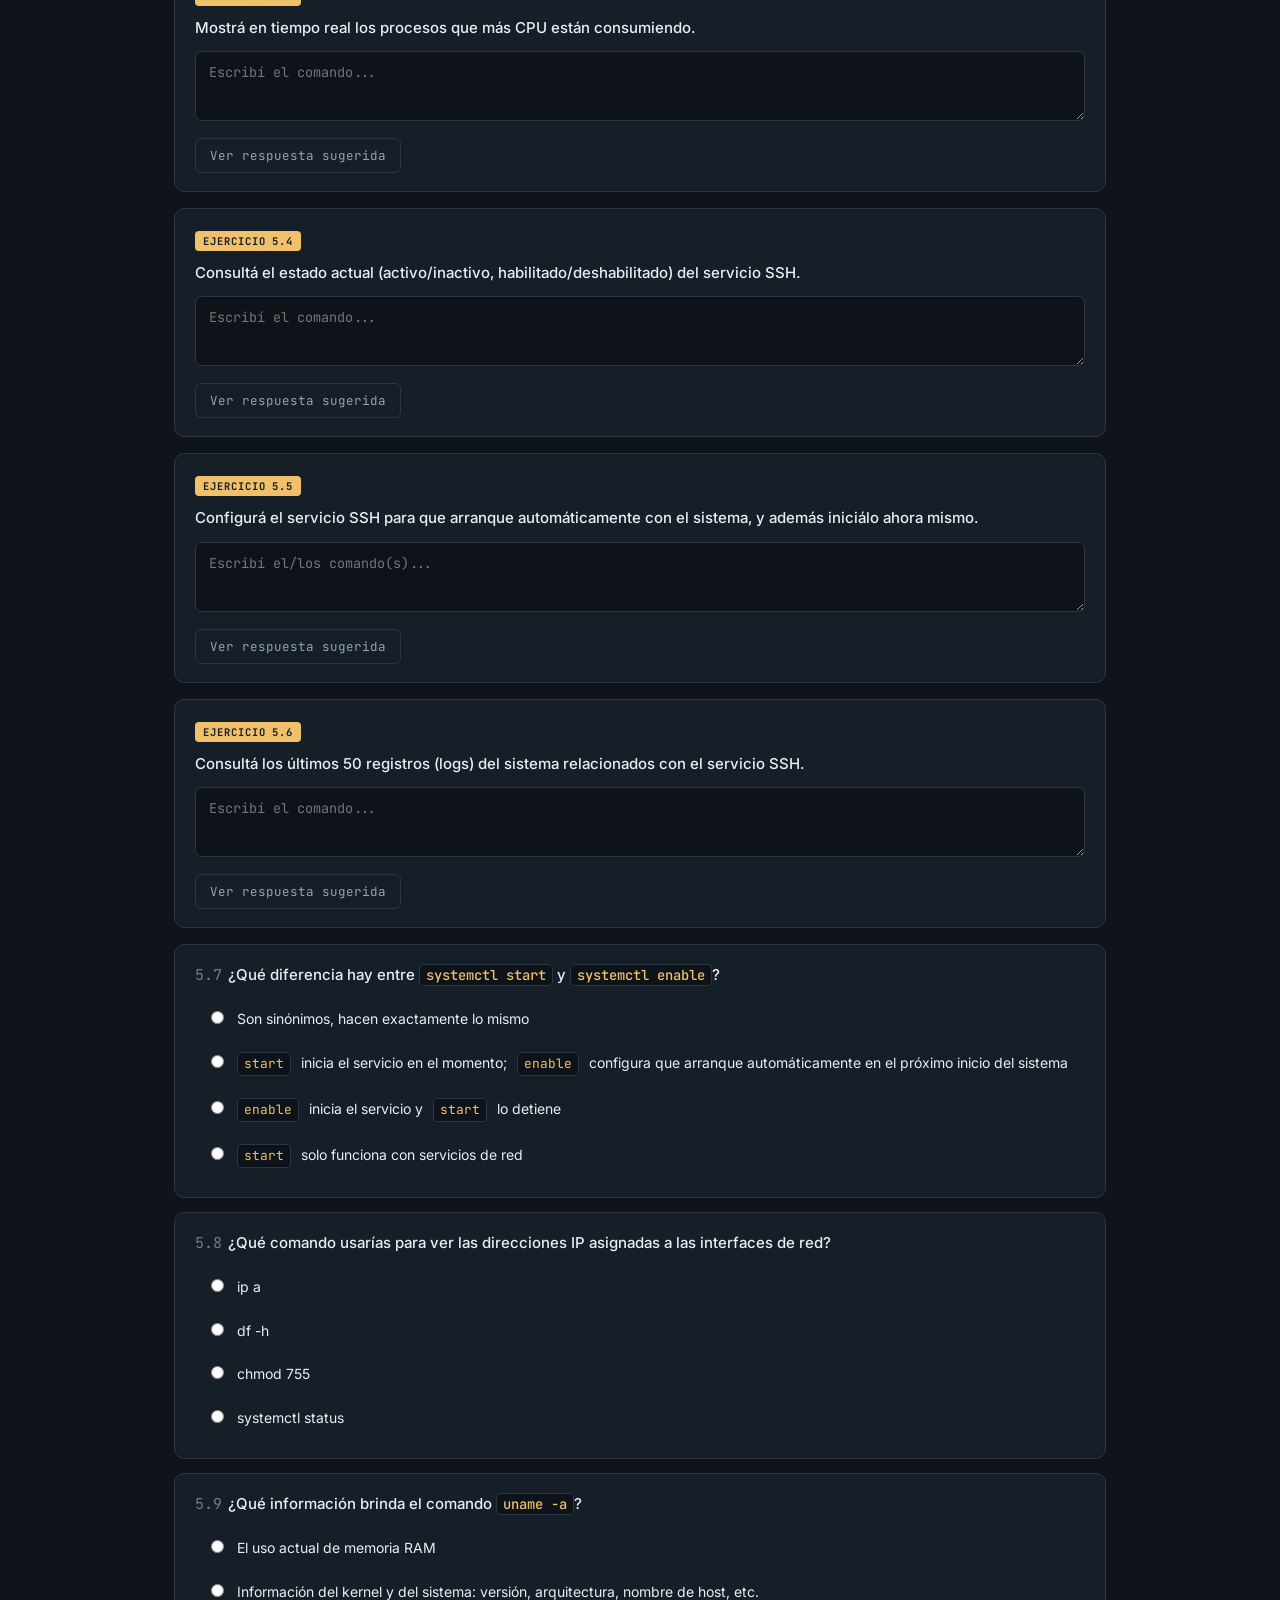
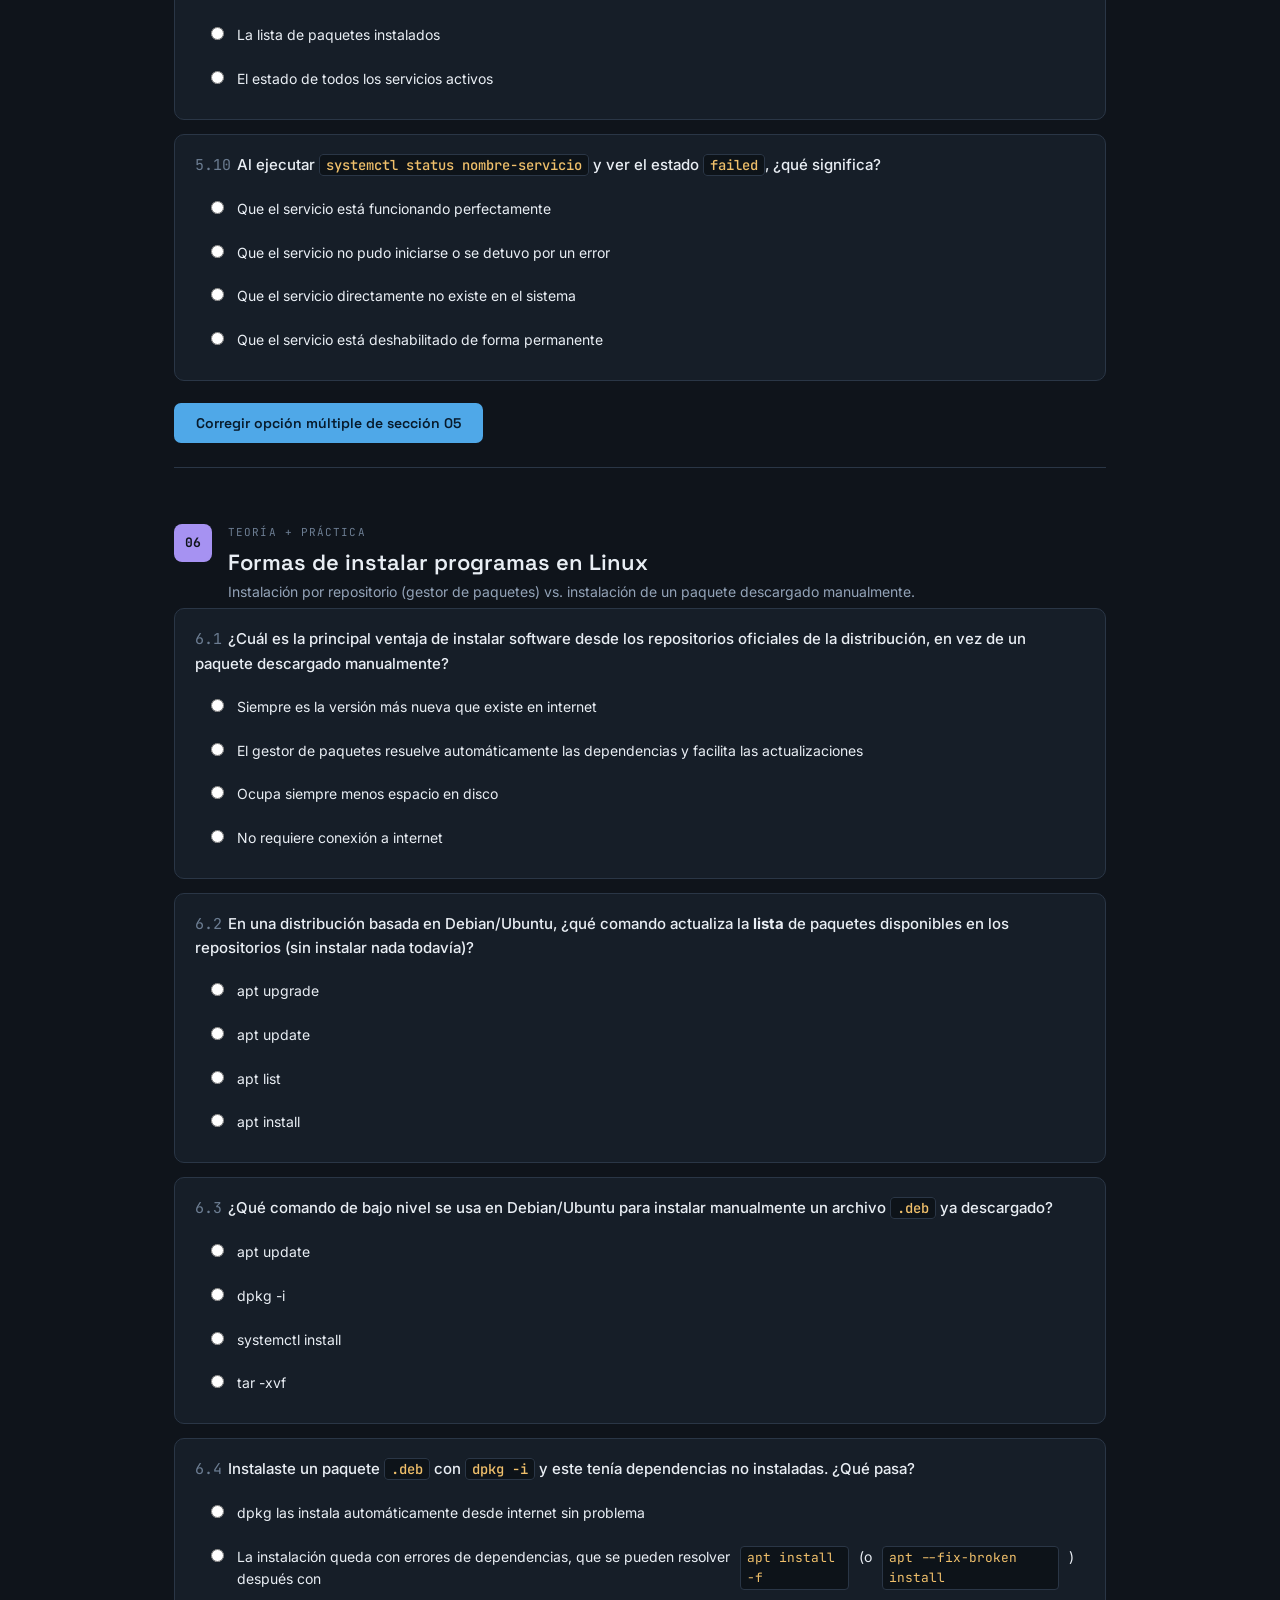
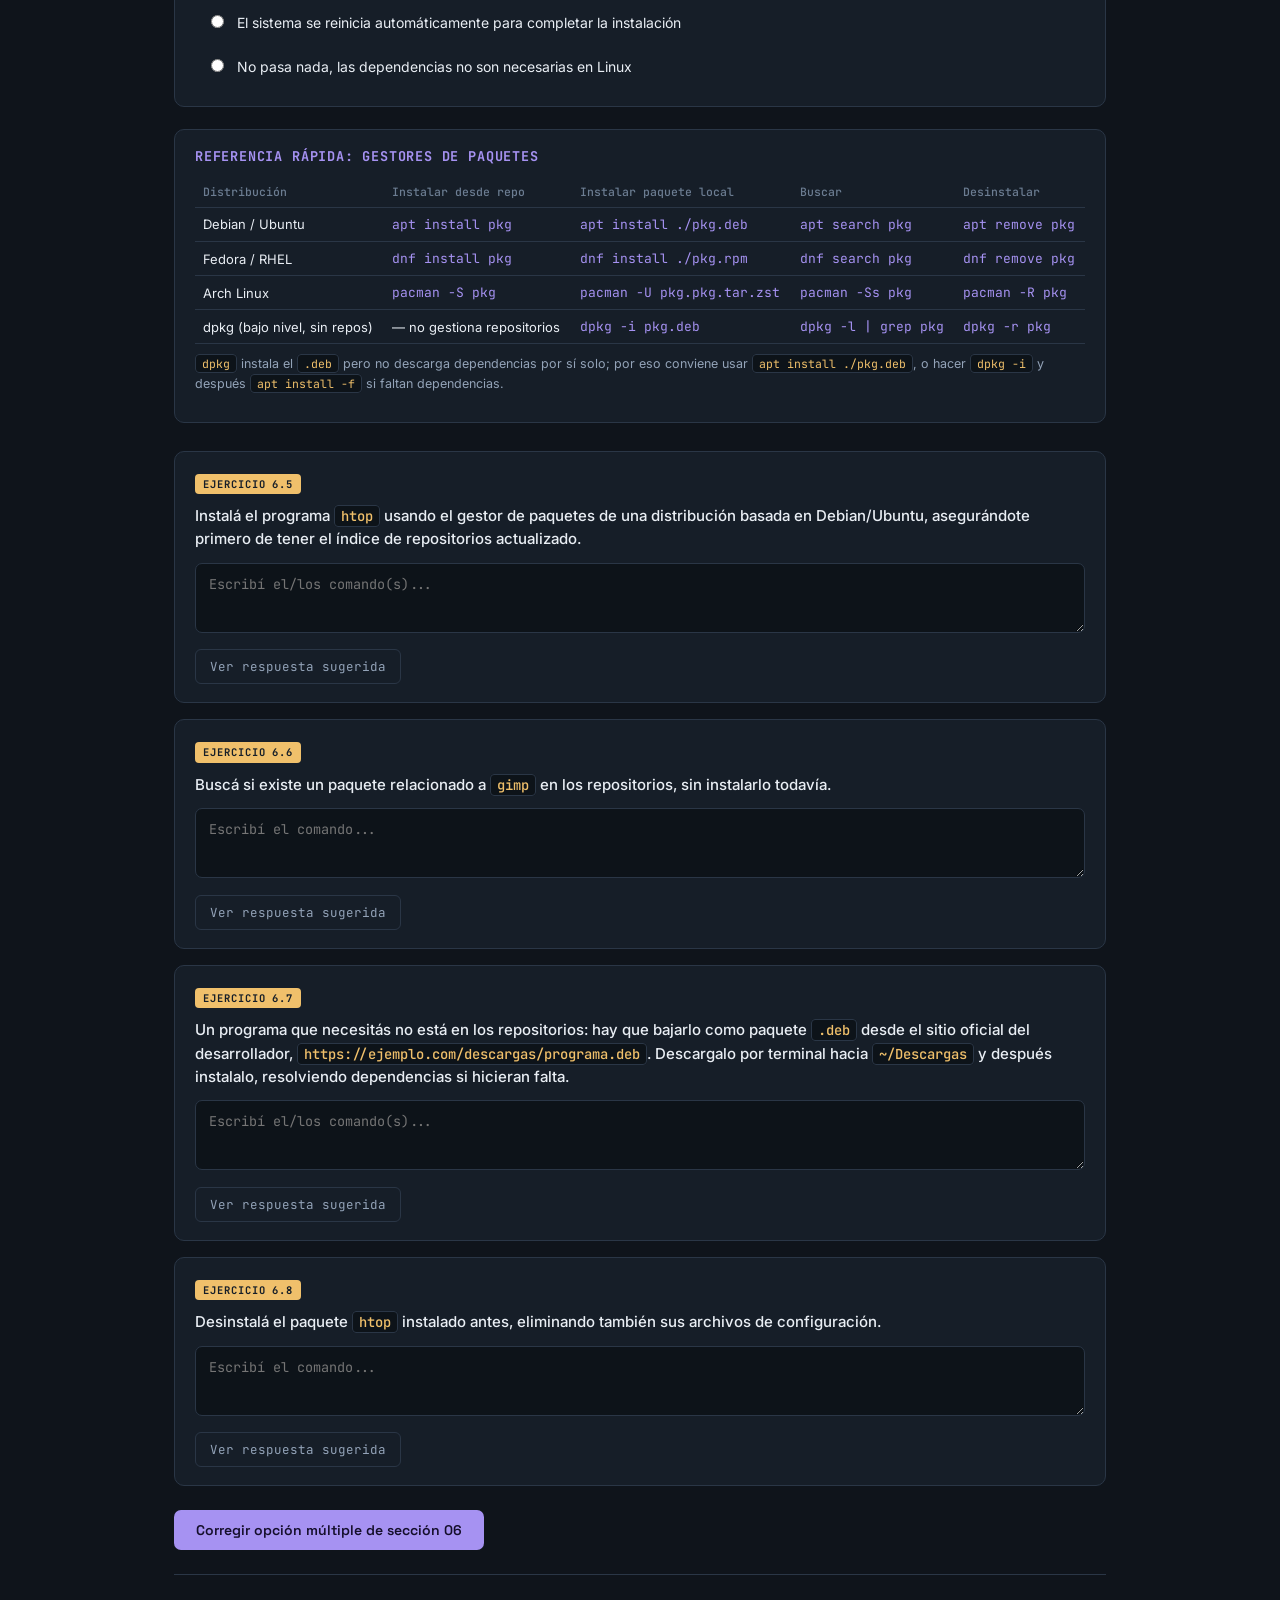
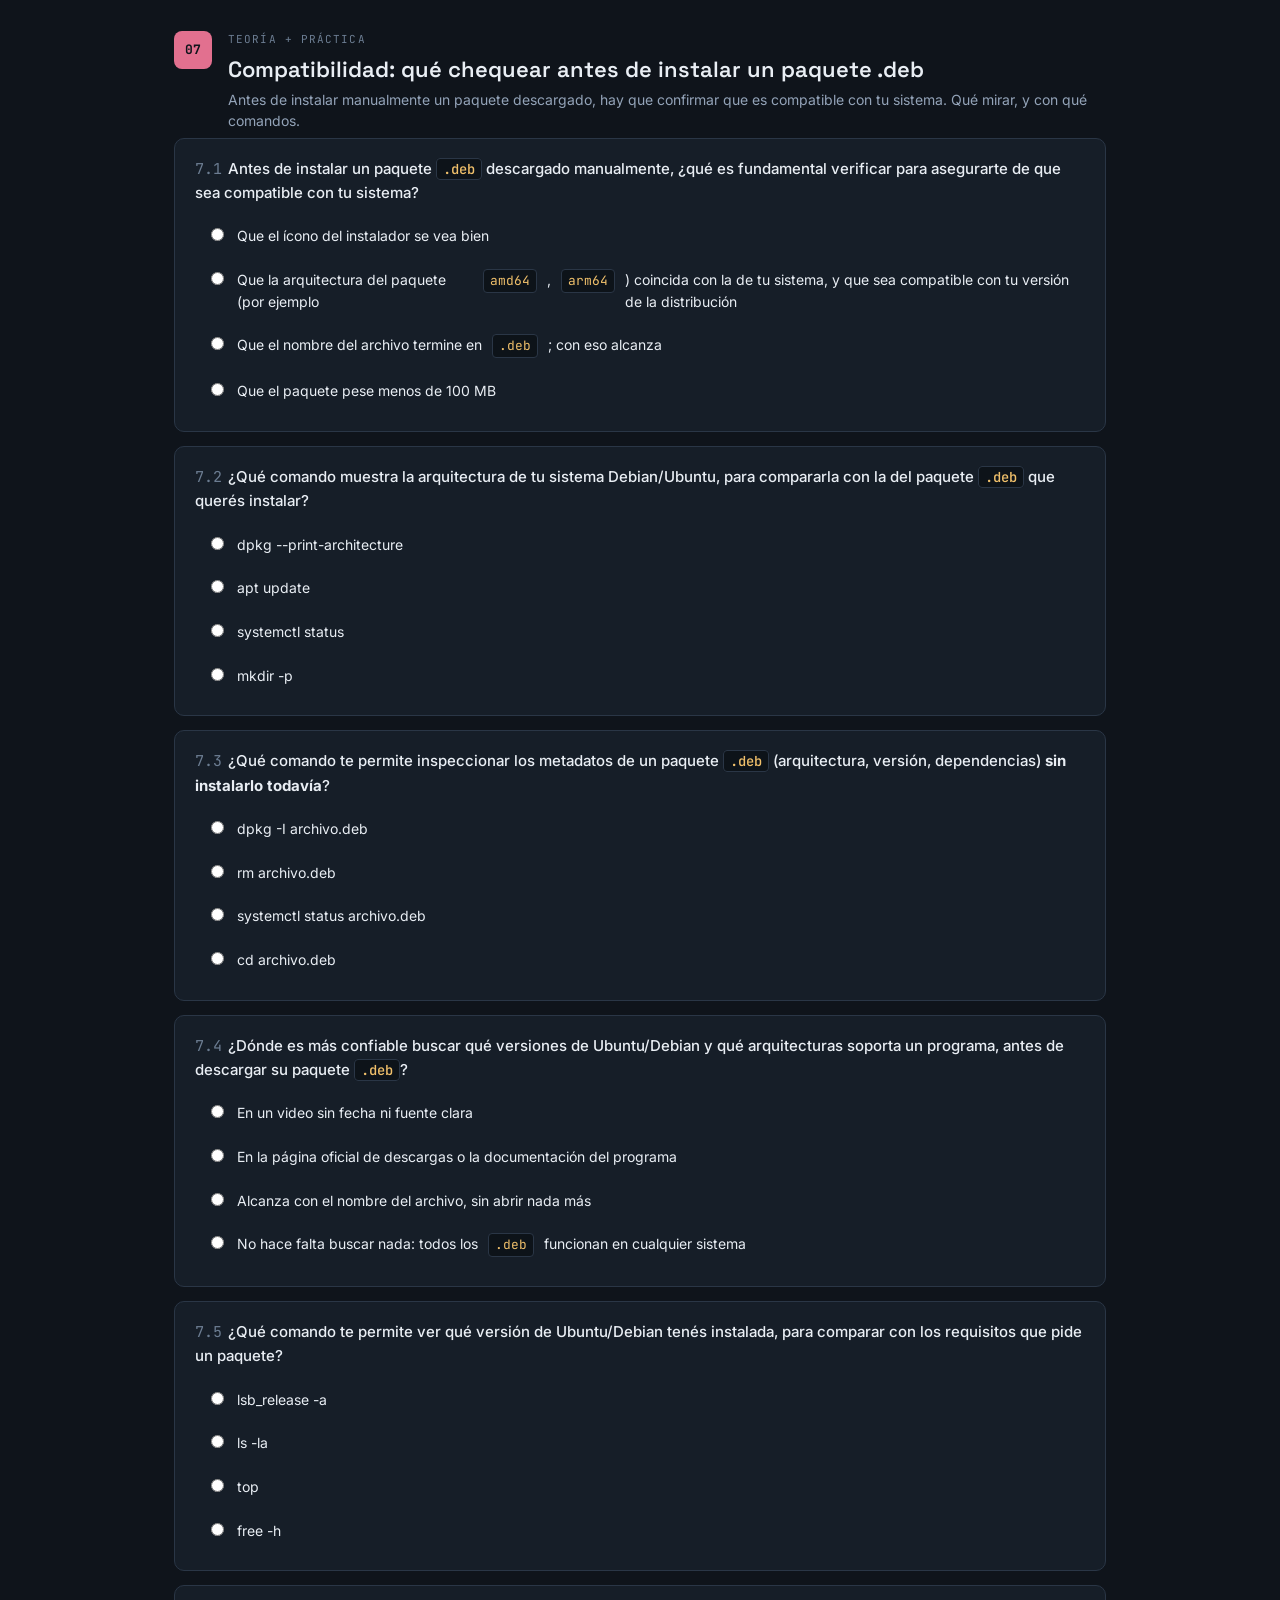
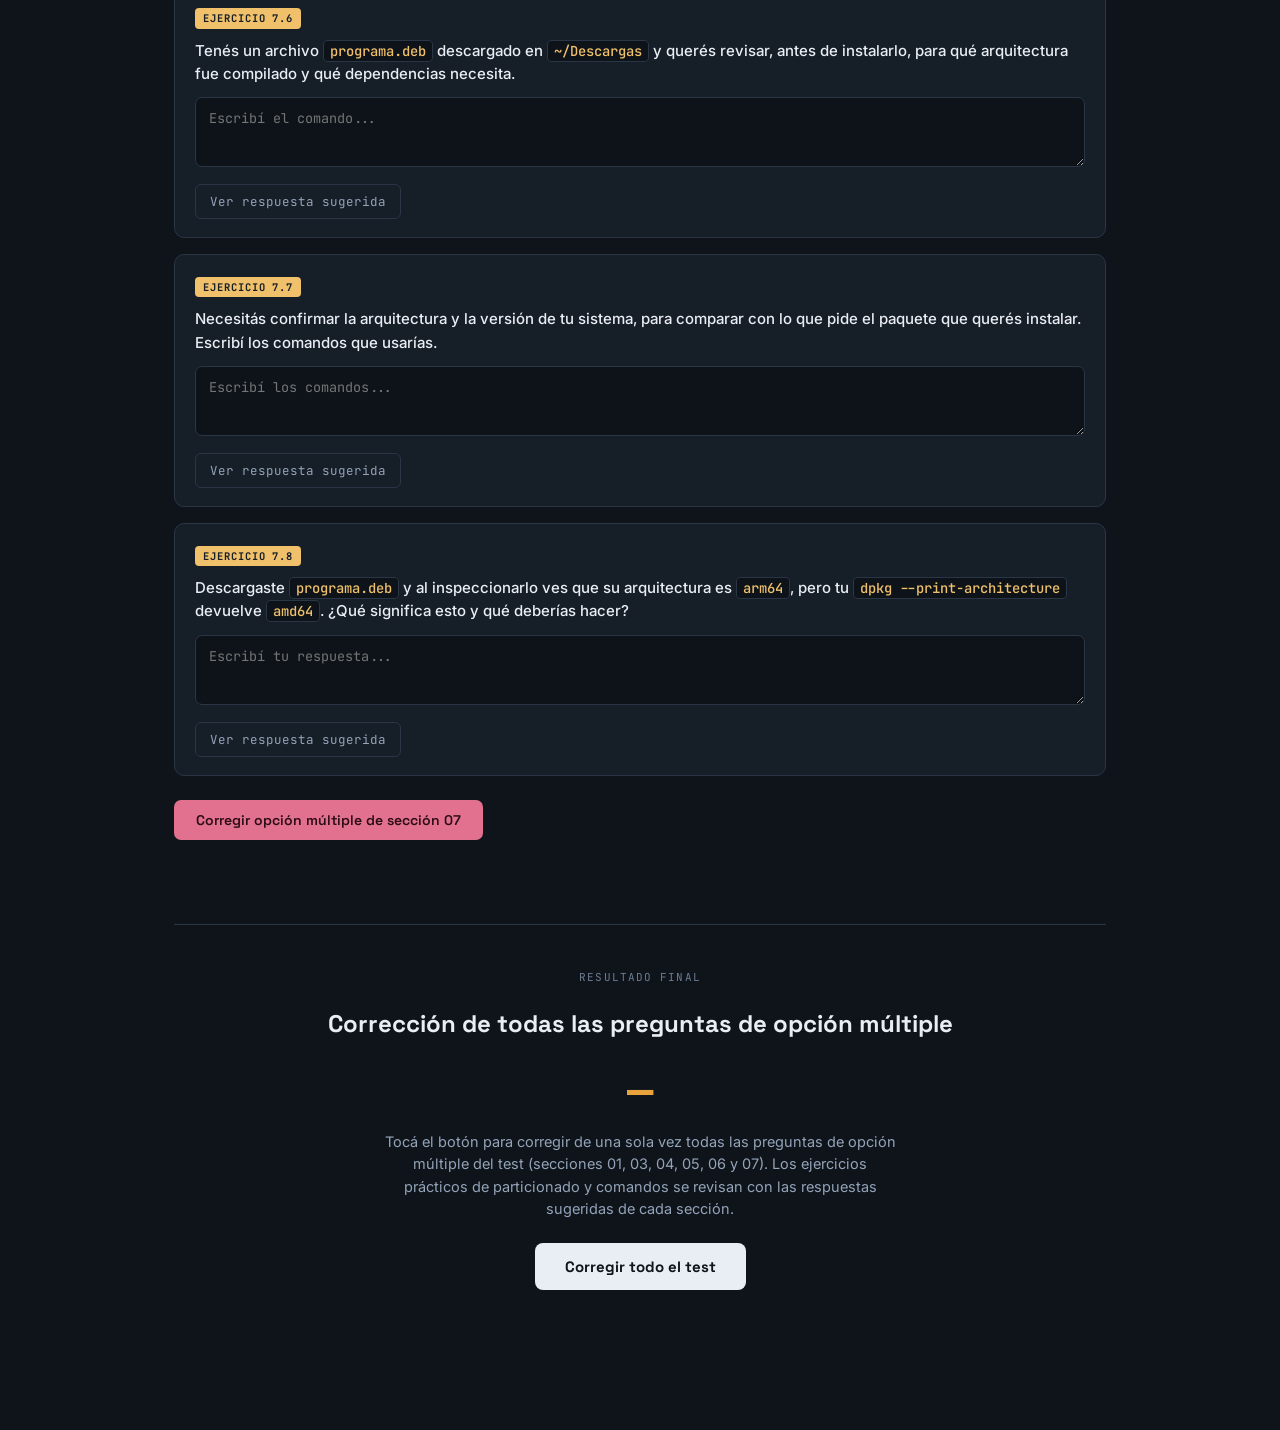
<file: mantenimiento-sw.html>
<!DOCTYPE html>
<html lang="es">
<head>
<meta charset="UTF-8">
<meta name="viewport" content="width=device-width, initial-scale=1.0">
<title>Autoevaluación · Instalación y Administración de Sistemas</title>
<link rel="preconnect" href="https://fonts.googleapis.com">
<link href="https://fonts.googleapis.com/css2?family=Space+Grotesk:wght@500;600;700&family=Inter:wght@400;500;600&family=JetBrains+Mono:wght@400;500;600;700&display=swap" rel="stylesheet">
<style>
  :root{
    --bg:#0f141b;
    --panel:#161e28;
    --panel-2:#1c2632;
    --border:#2a3646;
    --text:#e9eef4;
    --text-dim:#93a3b8;
    --text-dim2:#6c7d92;

    --s1:#e8a33d; /* particionado teoria */
    --s2:#f0c06b; /* particionado practica */
    --s3:#3ec9b0; /* directorios teoria */
    --s4:#82ddc9; /* rutas/archivos practica */
    --s5:#4fa8e8; /* diagnostico/servicios */
    --s6:#a692f2; /* instalacion de programas */
    --s7:#e2708f; /* compatibilidad */

    --ok:#5fd38d;
    --bad:#e2604f;
  }

  *{box-sizing:border-box;}
  html{scroll-behavior:smooth;}
  body{
    margin:0;
    background:
      radial-gradient(1100px 500px at 15% -10%, rgba(232,163,61,.08), transparent 60%),
      radial-gradient(900px 500px at 90% 10%, rgba(79,168,232,.08), transparent 55%),
      var(--bg);
    color:var(--text);
    font-family:'Inter', -apple-system, sans-serif;
    line-height:1.55;
    padding-bottom:80px;
  }
  h1,h2,h3,.mono-title{font-family:'Space Grotesk', sans-serif;}
  code, .mono, pre, textarea, .cmd{font-family:'JetBrains Mono', ui-monospace, monospace;}

  a{color:var(--s5);}

  /* ---------- HEADER ---------- */
  header{
    max-width:980px;
    margin:0 auto;
    padding:52px 24px 20px;
  }
  .eyebrow{
    font-family:'JetBrains Mono', monospace;
    font-size:12.5px;
    letter-spacing:.14em;
    text-transform:uppercase;
    color:var(--s1);
    margin:0 0 14px;
  }
  header h1{
    font-size:clamp(28px, 4.4vw, 42px);
    line-height:1.12;
    margin:0 0 16px;
    font-weight:700;
    max-width:720px;
  }
  header p.lead{
    color:var(--text-dim);
    max-width:640px;
    font-size:15.5px;
    margin:0 0 8px;
  }
  .instrucciones{
    background:var(--panel);
    border:1px solid var(--border);
    border-radius:10px;
    padding:18px 20px;
    margin-top:22px;
    font-size:14.5px;
    color:var(--text-dim);
  }
  .instrucciones b{color:var(--text);}
  .instrucciones ul{margin:8px 0 0; padding-left:20px;}
  .instrucciones li{margin-bottom:4px;}

  /* ---------- PARTITION BAR (signature element) ---------- */
  .disk-wrap{
    max-width:980px;
    margin:30px auto 0;
    padding:0 24px;
  }
  .disk-label-row{
    display:flex;
    justify-content:space-between;
    align-items:baseline;
    margin-bottom:8px;
    font-family:'JetBrains Mono', monospace;
    font-size:12px;
    color:var(--text-dim2);
    text-transform:uppercase;
    letter-spacing:.08em;
  }
  #activePartitionLabel{color:var(--text); font-weight:600; text-transform:none; letter-spacing:0;}
  .disk-bar{
    display:flex;
    width:100%;
    height:46px;
    border-radius:8px;
    overflow:hidden;
    border:1px solid var(--border);
    background:var(--panel);
  }
  .disk-seg{
    height:100%;
    display:flex;
    align-items:center;
    justify-content:center;
    font-family:'JetBrains Mono', monospace;
    font-size:11px;
    font-weight:600;
    color:#0f141b;
    cursor:pointer;
    text-decoration:none;
    transition:filter .15s ease, transform .15s ease;
    border-right:1px solid rgba(15,20,27,.35);
    white-space:nowrap;
    overflow:hidden;
    text-overflow:ellipsis;
    padding:0 4px;
    opacity:.55;
  }
  .disk-seg:last-child{border-right:none;}
  .disk-seg:hover{filter:brightness(1.1);}
  .disk-seg.active{
    opacity:1;
    transform:scaleY(1.06);
    box-shadow: inset 0 0 0 2px rgba(255,255,255,.35);
  }
  .disk-legend{
    display:flex;
    flex-wrap:wrap;
    gap:14px;
    margin-top:10px;
    font-size:11.5px;
    font-family:'JetBrains Mono', monospace;
    color:var(--text-dim2);
  }
  .disk-legend span{display:inline-flex; align-items:center; gap:6px;}
  .dot{width:9px; height:9px; border-radius:2px; display:inline-block;}

  /* score pill */
  #scoreBar{
    position:sticky; top:0; z-index:40;
    backdrop-filter:blur(10px);
    background:rgba(15,20,27,.86);
    border-bottom:1px solid var(--border);
    display:flex;
    justify-content:center;
  }
  #scoreBarInner{
    max-width:980px; width:100%;
    padding:10px 24px;
    display:flex;
    align-items:center;
    justify-content:space-between;
    gap:16px;
    font-family:'JetBrains Mono', monospace;
    font-size:13px;
  }
  #scoreBarInner .brand{color:var(--text-dim2); letter-spacing:.06em;}
  #scoreText{color:var(--text); font-weight:600;}
  #scoreText .num{color:var(--s1);}

  /* ---------- SECTIONS ---------- */
  main{max-width:980px; margin:0 auto; padding:0 24px;}
  section.block{
    padding:56px 0 18px;
    border-top:1px solid var(--border);
    scroll-margin-top:70px;
  }
  section.block:first-of-type{border-top:none;}
  .sec-head{
    display:flex;
    align-items:flex-start;
    gap:16px;
    margin-bottom:6px;
  }
  .sec-chip{
    flex:none;
    width:38px; height:38px;
    border-radius:8px;
    display:flex; align-items:center; justify-content:center;
    font-family:'JetBrains Mono', monospace;
    font-weight:700;
    font-size:13px;
    color:#0f141b;
  }
  .sec-head h2{
    margin:0;
    font-size:22px;
    font-weight:600;
  }
  .sec-sub{
    color:var(--text-dim); font-size:14px; margin:2px 0 0;
  }
  .sec-kicker{
    font-family:'JetBrains Mono', monospace;
    font-size:11px;
    text-transform:uppercase;
    letter-spacing:.1em;
    color:var(--text-dim2);
    margin:0 0 4px;
  }
  .sec-note{
    background:var(--panel);
    border:1px solid var(--border);
    border-left:3px solid var(--s5);
    border-radius:0 8px 8px 0;
    padding:12px 16px;
    font-size:13.5px;
    color:var(--text-dim);
    margin:18px 0 28px;
  }
  .sec-note b{color:var(--text);}

  /* ---------- MC QUESTIONS ---------- */
  .quiz-q{
    background:var(--panel);
    border:1px solid var(--border);
    border-radius:10px;
    padding:18px 20px 16px;
    margin-bottom:14px;
  }
  .quiz-q p.qtext{
    margin:0 0 12px;
    font-size:15px;
    font-weight:500;
  }
  .quiz-q .qnum{color:var(--text-dim2); font-family:'JetBrains Mono', monospace; font-weight:400; margin-right:6px;}
  .opt{
    display:flex;
    align-items:flex-start;
    gap:10px;
    padding:8px 10px;
    border-radius:7px;
    margin-bottom:4px;
    cursor:pointer;
    font-size:14px;
    border:1px solid transparent;
    transition:background .12s ease;
  }
  .opt:hover{background:var(--panel-2);}
  .opt input{margin-top:3px; accent-color:var(--s1);}
  .opt.correct{background:rgba(95,211,141,.12); border-color:rgba(95,211,141,.4); color:var(--ok);}
  .opt.incorrect{background:rgba(226,96,79,.12); border-color:rgba(226,96,79,.4); color:var(--bad);}
  .qfeedback{
    display:none;
    margin-top:8px;
    font-size:13px;
    padding:9px 12px;
    border-radius:7px;
    font-family:'JetBrains Mono', monospace;
  }
  .qfeedback.show{display:block;}
  .qfeedback.ok{background:rgba(95,211,141,.1); color:var(--ok);}
  .qfeedback.bad{background:rgba(226,96,79,.1); color:var(--bad);}

  .corregir-btn{
    background:var(--s1);
    color:#161006;
    border:none;
    font-family:'Space Grotesk', sans-serif;
    font-weight:600;
    font-size:14px;
    padding:11px 22px;
    border-radius:7px;
    cursor:pointer;
    margin:8px 0 6px;
    transition:filter .15s ease;
  }
  .corregir-btn:hover{filter:brightness(1.08);}
  .corregir-btn.s3, .corregir-btn.s4{background:var(--s3); color:#08211c;}
  .corregir-btn.s5{background:var(--s5); color:#071a2b;}
  .corregir-btn.s6{background:var(--s6); color:#150f2b;}
  .corregir-btn.s7{background:var(--s7); color:#2b0c15;}

  .section-score{
    font-family:'JetBrains Mono', monospace;
    font-size:13px;
    color:var(--text-dim);
    margin-left:6px;
  }

  /* ---------- PRACTICAL EXERCISES ---------- */
  .ex{
    background:var(--panel);
    border:1px solid var(--border);
    border-radius:10px;
    padding:18px 20px 18px;
    margin-bottom:16px;
  }
  .ex .extag{
    font-family:'JetBrains Mono', monospace;
    font-size:10.5px;
    text-transform:uppercase;
    letter-spacing:.09em;
    color:var(--panel);
    background:var(--s2);
    display:inline-block;
    padding:2px 8px;
    border-radius:4px;
    margin-bottom:10px;
    font-weight:700;
  }
  .ex p.qtext{margin:0 0 12px; font-size:15px; font-weight:500;}
  .ex textarea{
    width:100%;
    min-height:70px;
    background:#0d1319;
    border:1px solid var(--border);
    color:var(--text);
    border-radius:7px;
    padding:11px 13px;
    font-size:13.5px;
    resize:vertical;
    outline:none;
  }
  .ex textarea:focus{border-color:var(--s2);}
  .reveal-btn{
    margin-top:10px;
    background:transparent;
    border:1px solid var(--border);
    color:var(--text-dim);
    font-family:'JetBrains Mono', monospace;
    font-size:12.5px;
    padding:8px 14px;
    border-radius:6px;
    cursor:pointer;
    transition:all .15s ease;
  }
  .reveal-btn:hover{border-color:var(--s2); color:var(--text);}
  .solution{
    display:none;
    margin-top:12px;
    background:#0d1319;
    border:1px solid var(--border);
    border-left:3px solid var(--s2);
    border-radius:0 8px 8px 0;
    padding:12px 16px;
    font-size:13px;
  }
  .solution.show{display:block;}
  .solution .sol-label{
    font-family:'JetBrains Mono', monospace;
    font-size:10.5px;
    text-transform:uppercase;
    letter-spacing:.08em;
    color:var(--s2);
    margin-bottom:8px;
    display:block;
  }
  .solution pre{
    margin:0;
    white-space:pre-wrap;
    word-break:break-word;
    font-size:13px;
    color:#d8e6df;
    line-height:1.6;
  }
  .solution .expl{
    margin-top:8px;
    color:var(--text-dim);
    font-family:'Inter', sans-serif;
    font-size:13px;
  }
  .prompt-sym{color:var(--s2);}

  /* ---------- PARTITION TABLE EXERCISES (sección 2) ---------- */
  .parttable{
    width:100%;
    border-collapse:collapse;
    margin-top:6px;
    font-size:13px;
  }
  .parttable th{
    text-align:left;
    font-family:'JetBrains Mono', monospace;
    font-size:11px;
    text-transform:uppercase;
    letter-spacing:.06em;
    color:var(--text-dim2);
    padding:6px 8px;
    border-bottom:1px solid var(--border);
  }
  .parttable td{
    padding:5px 6px;
    border-bottom:1px solid var(--border);
  }
  .parttable input{
    width:100%;
    background:#0d1319;
    border:1px solid var(--border);
    color:var(--text);
    border-radius:5px;
    padding:7px 8px;
    font-size:13px;
    font-family:'JetBrains Mono', monospace;
    outline:none;
  }
  .parttable input:focus{border-color:var(--s2);}
  .parttable td.add-row-cell{padding-top:10px; border-bottom:none;}
  .addrow-btn{
    background:transparent;
    border:1px dashed var(--border);
    color:var(--text-dim);
    font-family:'JetBrains Mono', monospace;
    font-size:12px;
    padding:6px 12px;
    border-radius:6px;
    cursor:pointer;
  }
  .addrow-btn:hover{border-color:var(--s2); color:var(--text);}
  .sol-table{width:100%; border-collapse:collapse; font-size:12.5px;}
  .sol-table th, .sol-table td{border-bottom:1px solid var(--border); padding:6px 8px; text-align:left;}
  .sol-table th{color:var(--s2); font-family:'JetBrains Mono', monospace; font-weight:600; font-size:11px; text-transform:uppercase;}

  /* reference box for pkg managers */
  .refbox{
    background:var(--panel);
    border:1px solid var(--border);
    border-radius:10px;
    padding:16px 20px;
    margin:22px 0 28px;
  }
  .refbox h4{margin:0 0 10px; font-size:13.5px; font-family:'JetBrains Mono', monospace; color:var(--s6); text-transform:uppercase; letter-spacing:.06em;}
  .refbox table{width:100%; border-collapse:collapse; font-size:13px;}
  .refbox th, .refbox td{padding:6px 8px; border-bottom:1px solid var(--border); text-align:left;}
  .refbox th{color:var(--text-dim2); font-family:'JetBrains Mono', monospace; font-weight:500; font-size:11.5px;}
  .refbox td code{color:var(--s6);}

  /* ---------- FINAL SUMMARY ---------- */
  #finalSummary{
    margin-top:60px;
    border-top:1px solid var(--border);
    padding:44px 0 60px;
    text-align:center;
  }
  #finalSummary h2{font-size:24px; margin-bottom:10px;}
  #finalScoreDisplay{
    font-family:'JetBrains Mono', monospace;
    font-size:44px;
    font-weight:700;
    color:var(--s1);
    margin:14px 0 6px;
  }
  #finalScoreMsg{color:var(--text-dim); font-size:14.5px; max-width:520px; margin:0 auto 22px;}
  #corregirTodo{
    background:var(--text);
    color:#0f141b;
    border:none;
    font-family:'Space Grotesk', sans-serif;
    font-weight:700;
    font-size:15px;
    padding:14px 30px;
    border-radius:8px;
    cursor:pointer;
  }
  #corregirTodo:hover{filter:brightness(.92);}

  code.inline{
    background:#0d1319;
    border:1px solid var(--border);
    padding:1px 6px;
    border-radius:4px;
    font-size:.92em;
    color:var(--s2);
  }

  @media (max-width: 640px){
    header{padding:36px 18px 14px;}
    main{padding:0 18px;}
    .disk-wrap{padding:0 18px;}
    .disk-seg{font-size:0;}
    section.block{padding:42px 0 10px;}
    .sec-head h2{font-size:19px;}
  }
</style>
</head>
<body>

<div id="scoreBar">
  <div id="scoreBarInner">
    <span class="brand">// autoevaluación</span>
    <span id="scoreText">Puntaje opción múltiple: <span class="num">0</span>/<span id="totalPosible">0</span></span>
  </div>
</div>

<header>
  <p class="eyebrow">Autoevaluación · Instalación y administración de sistemas</p>
  <h1>Particionado, arranque dual, estructura de directorios y gestión de paquetes</h1>
  <p class="lead">Test de autoevaluación sobre instalación personalizada de Windows y Linux, organización del sistema de archivos, comandos de administración y formas de instalar software.</p>

  <div class="instrucciones">
    <b>Cómo usar este test</b>
    <ul>
      <li>Las preguntas de <b>opción múltiple</b> se corrigen solas: elegí una respuesta y tocá el botón "Corregir" de esa sección (o el botón final para corregir todo junto).</li>
      <li>Los <b>ejercicios prácticos</b> (comandos, particionado) no tienen corrección automática: escribí tu respuesta y después tocá "Ver respuesta sugerida" para comparar. En Linux casi siempre hay más de una forma correcta de resolver algo — comparalo por lógica, no letra por letra.</li>
      <li>La barra de abajo simula un disco dividido en "particiones" temáticas: te muestra en qué sección estás parado a medida que recorrés el test.</li>
    </ul>
  </div>
</header>

<div class="disk-wrap">
  <div class="disk-label-row">
    <span>disco0 — 500 gb — gpt</span>
    <span id="activePartitionLabel">deslizá para empezar ↓</span>
  </div>
  <div class="disk-bar" id="diskBar">
    <a href="#sec1" class="disk-seg" data-sec="sec1" style="background:var(--s1); flex-basis:12%;">PART-01</a>
    <a href="#sec2" class="disk-seg" data-sec="sec2" style="background:var(--s2); flex-basis:16%;">PART-02</a>
    <a href="#sec3" class="disk-seg" data-sec="sec3" style="background:var(--s3); flex-basis:8%;">PART-03</a>
    <a href="#sec4" class="disk-seg" data-sec="sec4" style="background:var(--s4); flex-basis:14%;">PART-04</a>
    <a href="#sec5" class="disk-seg" data-sec="sec5" style="background:var(--s5); flex-basis:20%;">PART-05</a>
    <a href="#sec6" class="disk-seg" data-sec="sec6" style="background:var(--s6); flex-basis:16%;">PART-06</a>
    <a href="#sec7" class="disk-seg" data-sec="sec7" style="background:var(--s7); flex-basis:14%;">PART-07</a>
  </div>
  <div class="disk-legend">
    <span><span class="dot" style="background:var(--s1)"></span>01 · Particionado — teoría (60GB)</span>
    <span><span class="dot" style="background:var(--s2)"></span>02 · Particionado — práctica (80GB)</span>
    <span><span class="dot" style="background:var(--s3)"></span>03 · Directorios Linux — teoría (40GB)</span>
    <span><span class="dot" style="background:var(--s4)"></span>04 · Rutas y archivos — práctica (70GB)</span>
    <span><span class="dot" style="background:var(--s5)"></span>05 · Diagnóstico y servicios (100GB)</span>
    <span><span class="dot" style="background:var(--s6)"></span>06 · Instalación de programas (80GB)</span>
    <span><span class="dot" style="background:var(--s7)"></span>07 · Compatibilidad de paquetes .deb (70GB)</span>
  </div>
</div>

<main>

<!-- =========================================================
     SECCIÓN 1 — TEORÍA: INSTALACIÓN Y PARTICIONADO
========================================================== -->
<section class="block" id="sec1">
  <div class="sec-head">
    <div class="sec-chip" style="background:var(--s1);">01</div>
    <div>
      <p class="sec-kicker">Teoría</p>
      <h2>Instalación de Windows y Linux con particionado personalizado</h2>
      <p class="sec-sub">Tipos de partición, tablas de particiones y separación entre sistema operativo y datos de usuario.</p>
    </div>
  </div>

  <div class="quiz-q" data-correct="b">
    <p class="qtext"><span class="qnum">1.1</span>En un disco con tabla de particiones GPT que arranca en modo UEFI, ¿qué partición especial se necesita crear para poder iniciar el sistema?</p>
    <label class="opt"><input type="radio" name="q1-1" value="a"> Partición de recuperación</label>
    <label class="opt"><input type="radio" name="q1-1" value="b"> EFI System Partition (ESP), formateada en FAT32</label>
    <label class="opt"><input type="radio" name="q1-1" value="c"> Partición swap</label>
    <label class="opt"><input type="radio" name="q1-1" value="d"> Partición MSR únicamente</label>
    <div class="qfeedback"></div>
  </div>

  <div class="quiz-q" data-correct="b">
    <p class="qtext"><span class="qnum">1.2</span>¿Cuál es el principal motivo para crear una partición <code class="inline">/home</code> separada del resto del sistema en Linux?</p>
    <label class="opt"><input type="radio" name="q1-2" value="a"> Mejora la velocidad de arranque del sistema</label>
    <label class="opt"><input type="radio" name="q1-2" value="b"> Permite reinstalar o formatear el sistema sin perder los archivos y configuraciones del usuario</label>
    <label class="opt"><input type="radio" name="q1-2" value="c"> Es un requisito obligatorio para que arranque GRUB</label>
    <label class="opt"><input type="radio" name="q1-2" value="d"> Reduce el tamaño del kernel instalado</label>
    <div class="qfeedback"></div>
  </div>

  <div class="quiz-q" data-correct="a">
    <p class="qtext"><span class="qnum">1.3</span>En Windows, ¿cuál es una estrategia habitual para separar el sistema operativo de los datos del usuario?</p>
    <label class="opt"><input type="radio" name="q1-3" value="a"> Instalar Windows en una partición (por ejemplo C:) y redirigir o guardar las carpetas de usuario (Documentos, Escritorio, etc.) en otra partición o disco (por ejemplo D:)</label>
    <label class="opt"><input type="radio" name="q1-3" value="b"> Instalar Windows dos veces en la misma partición</label>
    <label class="opt"><input type="radio" name="q1-3" value="c"> No particionar el disco; Windows separa los datos automáticamente sin configuración</label>
    <label class="opt"><input type="radio" name="q1-3" value="d"> Guardar los datos del usuario dentro de la partición EFI</label>
    <div class="qfeedback"></div>
  </div>

  <div class="quiz-q" data-correct="c">
    <p class="qtext"><span class="qnum">1.4</span>¿Qué sistema de archivos se usa por defecto para la partición raíz (<code class="inline">/</code>) en la mayoría de las distribuciones Linux modernas?</p>
    <label class="opt"><input type="radio" name="q1-4" value="a"> NTFS</label>
    <label class="opt"><input type="radio" name="q1-4" value="b"> FAT32</label>
    <label class="opt"><input type="radio" name="q1-4" value="c"> ext4</label>
    <label class="opt"><input type="radio" name="q1-4" value="d"> exFAT</label>
    <div class="qfeedback"></div>
  </div>

  <div class="quiz-q" data-correct="b">
    <p class="qtext"><span class="qnum">1.5</span>¿Para qué sirve la partición <code class="inline">swap</code> en Linux?</p>
    <label class="opt"><input type="radio" name="q1-5" value="a"> Para almacenar el gestor de arranque (GRUB)</label>
    <label class="opt"><input type="radio" name="q1-5" value="b"> Para extender la memoria RAM usando espacio en disco y, opcionalmente, permitir la hibernación</label>
    <label class="opt"><input type="radio" name="q1-5" value="c"> Para guardar copias de seguridad automáticas del sistema</label>
    <label class="opt"><input type="radio" name="q1-5" value="d"> Es el punto de montaje donde aparecen los dispositivos USB</label>
    <div class="qfeedback"></div>
  </div>

  <div class="quiz-q" data-correct="b">
    <p class="qtext"><span class="qnum">1.6</span>Vas a armar un dual boot Windows + Linux y querés una partición de datos que ambos sistemas puedan leer y escribir sin problemas. ¿Qué sistema de archivos elegís para esa partición compartida?</p>
    <label class="opt"><input type="radio" name="q1-6" value="a"> ext4, porque Windows lo reconoce sin instalar nada</label>
    <label class="opt"><input type="radio" name="q1-6" value="b"> NTFS o exFAT, porque ambos sistemas operativos las leen y escriben de forma nativa</label>
    <label class="opt"><input type="radio" name="q1-6" value="c"> swap, porque no pertenece a ningún sistema en particular</label>
    <label class="opt"><input type="radio" name="q1-6" value="d"> La partición EFI, reutilizándola como almacenamiento</label>
    <div class="qfeedback"></div>
  </div>

  <button class="corregir-btn" onclick="corregirSeccion('sec1', this)">Corregir sección 01</button>
  <span class="section-score" id="score-sec1"></span>
</section>

<!-- =========================================================
     SECCIÓN 2 — PRÁCTICA: DISEÑO DE ESQUEMAS DE PARTICIONES
========================================================== -->
<section class="block" id="sec2">
  <div class="sec-head">
    <div class="sec-chip" style="background:var(--s2);">02</div>
    <div>
      <p class="sec-kicker">Práctica</p>
      <h2>Ejercicios: diseño de esquemas de particiones</h2>
      <p class="sec-sub">Para cada escenario, completá la tabla con las particiones que crearías: punto de montaje, tamaño aproximado, sistema de archivos y contenido.</p>
    </div>
  </div>

  <!-- EX 2.1 -->
  <div class="ex">
    <span class="extag">Ejercicio 2.1</span>
    <p class="qtext">Vas a instalar <b>Windows 11</b> en una notebook con un SSD de <b>250 GB</b> de un solo disco (sin Linux). El objetivo es separar el sistema operativo de los datos personales, para poder reinstalar Windows en el futuro sin perder archivos. Diseñá el esquema de particiones.</p>

    <table class="parttable" id="tbl-ex21">
      <thead><tr><th style="width:26%">Partición / punto de montaje</th><th style="width:18%">Tamaño aprox.</th><th style="width:20%">Sist. de archivos</th><th>Contenido</th></tr></thead>
      <tbody>
        <tr><td><input placeholder="ej: EFI"></td><td><input placeholder="ej: 300 MB"></td><td><input placeholder="ej: FAT32"></td><td><input placeholder="ej: arranque UEFI"></td></tr>
        <tr><td><input></td><td><input></td><td><input></td><td><input></td></tr>
        <tr><td><input></td><td><input></td><td><input></td><td><input></td></tr>
      </tbody>
    </table>
    <button class="addrow-btn" onclick="addRow('tbl-ex21')">+ agregar fila</button>

    <button class="reveal-btn" onclick="toggleSolution('sol-ex21', this)">Ver respuesta sugerida</button>
    <div class="solution" id="sol-ex21">
      <span class="sol-label">Respuesta sugerida</span>
      <table class="sol-table">
        <tr><th>Partición</th><th>Tamaño aprox.</th><th>FS</th><th>Contenido</th></tr>
        <tr><td>EFI System Partition</td><td>~300 MB</td><td>FAT32</td><td>Arranque UEFI</td></tr>
        <tr><td>MSR (reservada)</td><td>16 MB</td><td>—</td><td>Reservada por Windows, uso interno</td></tr>
        <tr><td>C: (Sistema)</td><td>~80–100 GB</td><td>NTFS</td><td>Windows, programas instalados</td></tr>
        <tr><td>D: (Datos)</td><td>resto (~140–160 GB)</td><td>NTFS</td><td>Documentos, Escritorio, Descargas redirigidos, backups</td></tr>
        <tr><td>Recuperación</td><td>~1 GB</td><td>NTFS</td><td>Partición de recuperación de Windows</td></tr>
      </table>
      <p class="expl">La idea clave: <b>C: solo tiene el sistema y los programas</b>. Las carpetas de usuario (Documentos, Escritorio, Imágenes) se redirigen por propiedades de carpeta hacia D:, así una reinstalación limpia de Windows no toca los datos.</p>
    </div>
  </div>

  <!-- EX 2.2 -->
  <div class="ex">
    <span class="extag">Ejercicio 2.2</span>
    <p class="qtext">Vas a instalar <b>Linux (Ubuntu Server)</b> en un servidor con un disco de <b>100 GB</b>, separando el sistema de los datos de configuración/aplicación y previendo que los logs puedan crecer bastante. Diseñá el esquema de particiones.</p>

    <table class="parttable" id="tbl-ex22">
      <thead><tr><th style="width:26%">Punto de montaje</th><th style="width:18%">Tamaño aprox.</th><th style="width:20%">Sist. de archivos</th><th>Contenido</th></tr></thead>
      <tbody>
        <tr><td><input></td><td><input></td><td><input></td><td><input></td></tr>
        <tr><td><input></td><td><input></td><td><input></td><td><input></td></tr>
        <tr><td><input></td><td><input></td><td><input></td><td><input></td></tr>
      </tbody>
    </table>
    <button class="addrow-btn" onclick="addRow('tbl-ex22')">+ agregar fila</button>

    <button class="reveal-btn" onclick="toggleSolution('sol-ex22', this)">Ver respuesta sugerida</button>
    <div class="solution" id="sol-ex22">
      <span class="sol-label">Respuesta sugerida</span>
      <table class="sol-table">
        <tr><th>Punto de montaje</th><th>Tamaño aprox.</th><th>FS</th><th>Contenido</th></tr>
        <tr><td>/boot/efi</td><td>~300 MB</td><td>FAT32</td><td>Arranque UEFI</td></tr>
        <tr><td>/boot</td><td>~1 GB</td><td>ext4</td><td>Kernel, initrd, GRUB</td></tr>
        <tr><td>/ (raíz)</td><td>~20–25 GB</td><td>ext4</td><td>Sistema base y programas</td></tr>
        <tr><td>/var</td><td>~15–20 GB</td><td>ext4</td><td>Logs y datos variables de servicios (crece con el tiempo)</td></tr>
        <tr><td>/home</td><td>resto (~50 GB)</td><td>ext4</td><td>Datos y configuración de usuarios</td></tr>
        <tr><td>swap</td><td>2–4 GB</td><td>swap</td><td>Memoria de intercambio</td></tr>
      </table>
      <p class="expl">Separar <code class="inline">/var</code> en un servidor es una buena práctica: si los logs crecen sin control, no llenan la partición raíz y dejan el sistema sin arrancar.</p>
    </div>
  </div>

  <!-- EX 2.3 -->
  <div class="ex">
    <span class="extag">Ejercicio 2.3</span>
    <p class="qtext">Vas a armar un <b>dual boot Windows 11 + Linux</b> en un SSD de <b>500 GB</b>, separando en ambos sistemas el SO de los datos de usuario, y dejando una partición compartida para intercambiar archivos entre los dos sistemas operativos.</p>

    <table class="parttable" id="tbl-ex23">
      <thead><tr><th style="width:26%">Punto de montaje</th><th style="width:18%">Tamaño aprox.</th><th style="width:20%">Sist. de archivos</th><th>Contenido</th></tr></thead>
      <tbody>
        <tr><td><input></td><td><input></td><td><input></td><td><input></td></tr>
        <tr><td><input></td><td><input></td><td><input></td><td><input></td></tr>
        <tr><td><input></td><td><input></td><td><input></td><td><input></td></tr>
        <tr><td><input></td><td><input></td><td><input></td><td><input></td></tr>
      </tbody>
    </table>
    <button class="addrow-btn" onclick="addRow('tbl-ex23')">+ agregar fila</button>

    <button class="reveal-btn" onclick="toggleSolution('sol-ex23', this)">Ver respuesta sugerida</button>
    <div class="solution" id="sol-ex23">
      <span class="sol-label">Respuesta sugerida</span>
      <table class="sol-table">
        <tr><th>Punto de montaje</th><th>Tamaño aprox.</th><th>FS</th><th>Contenido</th></tr>
        <tr><td>EFI System Partition</td><td>~300–500 MB</td><td>FAT32</td><td>Arranque UEFI, compartida por Windows y GRUB</td></tr>
        <tr><td>C: (Windows)</td><td>~90 GB</td><td>NTFS</td><td>Windows + programas</td></tr>
        <tr><td>D: (Datos Windows)</td><td>~90 GB</td><td>NTFS</td><td>Documentos/Escritorio redirigidos</td></tr>
        <tr><td>/ (raíz Linux)</td><td>~40 GB</td><td>ext4</td><td>Sistema Linux + programas</td></tr>
        <tr><td>/home (Linux)</td><td>~130 GB</td><td>ext4</td><td>Datos y configuración del usuario Linux</td></tr>
        <tr><td>swap</td><td>8 GB</td><td>swap</td><td>Memoria de intercambio para Linux</td></tr>
        <tr><td>Datos (compartida)</td><td>resto (~140 GB)</td><td>exFAT</td><td>Intercambio de archivos entre Windows y Linux</td></tr>
      </table>
      <p class="expl">Punto clave del dual boot: <b>una sola partición EFI</b> compartida por ambos sistemas, y ambos deben instalarse en el mismo modo (UEFI + GPT), nunca mezclar uno en Legacy/BIOS y otro en UEFI.</p>
    </div>
  </div>
</section>

<!-- =========================================================
     SECCIÓN 3 — TEORÍA: ORGANIZACIÓN DE DIRECTORIOS EN LINUX
========================================================== -->
<section class="block" id="sec3">
  <div class="sec-head">
    <div class="sec-chip" style="background:var(--s3);">03</div>
    <div>
      <p class="sec-kicker">Teoría</p>
      <h2>Organización de directorios en Linux (FHS)</h2>
      <p class="sec-sub">Qué guarda cada carpeta del árbol estándar de directorios.</p>
    </div>
  </div>

  <div class="quiz-q" data-correct="b">
    <p class="qtext"><span class="qnum">3.1</span>¿Qué contiene el directorio <code class="inline">/etc</code>?</p>
    <label class="opt"><input type="radio" name="q3-1" value="a"> Los binarios de los programas de usuario</label>
    <label class="opt"><input type="radio" name="q3-1" value="b"> Los archivos de configuración del sistema y de los programas instalados</label>
    <label class="opt"><input type="radio" name="q3-1" value="c"> Los dispositivos de hardware conectados</label>
    <label class="opt"><input type="radio" name="q3-1" value="d"> Los archivos temporales de las aplicaciones</label>
    <div class="qfeedback"></div>
  </div>

  <div class="quiz-q" data-correct="b">
    <p class="qtext"><span class="qnum">3.2</span>¿Dónde se guardan por defecto los archivos de registro (logs) del sistema?</p>
    <label class="opt"><input type="radio" name="q3-2" value="a"> /tmp</label>
    <label class="opt"><input type="radio" name="q3-2" value="b"> /var/log</label>
    <label class="opt"><input type="radio" name="q3-2" value="c"> /proc</label>
    <label class="opt"><input type="radio" name="q3-2" value="d"> /opt</label>
    <div class="qfeedback"></div>
  </div>

  <div class="quiz-q" data-correct="b">
    <p class="qtext"><span class="qnum">3.3</span>¿Dónde está habitualmente el directorio personal (home) del usuario <code class="inline">root</code>?</p>
    <label class="opt"><input type="radio" name="q3-3" value="a"> /home/root</label>
    <label class="opt"><input type="radio" name="q3-3" value="b"> /root</label>
    <label class="opt"><input type="radio" name="q3-3" value="c"> /usr/root</label>
    <label class="opt"><input type="radio" name="q3-3" value="d"> /etc/root</label>
    <div class="qfeedback"></div>
  </div>

  <div class="quiz-q" data-correct="b">
    <p class="qtext"><span class="qnum">3.4</span>¿Qué tipo de contenido se espera encontrar en <code class="inline">/opt</code>?</p>
    <label class="opt"><input type="radio" name="q3-4" value="a"> Archivos de configuración del kernel</label>
    <label class="opt"><input type="radio" name="q3-4" value="b"> Software adicional u opcional, generalmente de terceros, instalado fuera del gestor de paquetes de la distribución</label>
    <label class="opt"><input type="radio" name="q3-4" value="c"> Los dispositivos de hardware del sistema</label>
    <label class="opt"><input type="radio" name="q3-4" value="d"> Copias de seguridad automáticas del sistema</label>
    <div class="qfeedback"></div>
  </div>

  <button class="corregir-btn s3" onclick="corregirSeccion('sec3', this)">Corregir sección 03</button>
  <span class="section-score" id="score-sec3"></span>
</section>

<!-- =========================================================
     SECCIÓN 4 — PRÁCTICA: NAVEGACIÓN, RUTAS Y ARCHIVOS
========================================================== -->
<section class="block" id="sec4">
  <div class="sec-head">
    <div class="sec-chip" style="background:var(--s4); color:#08211c;">04</div>
    <div>
      <p class="sec-kicker">Práctica</p>
      <h2>Navegación, rutas absolutas/relativas y gestión de archivos</h2>
      <p class="sec-sub">Escribí el o los comandos que usarías para cada consigna. Asumí que estás logueado como tu usuario común (<code class="inline">tuusuario</code>), salvo que se indique lo contrario.</p>
    </div>
  </div>

  <div class="quiz-q" data-correct="c">
    <p class="qtext"><span class="qnum">4.1</span>¿Cuál de las siguientes rutas es una ruta <b>absoluta</b>?</p>
    <label class="opt"><input type="radio" name="q4-1" value="a"> documentos/informe.txt</label>
    <label class="opt"><input type="radio" name="q4-1" value="b"> ../fotos</label>
    <label class="opt"><input type="radio" name="q4-1" value="c"> /var/www/html</label>
    <label class="opt"><input type="radio" name="q4-1" value="d"> ./script.sh</label>
    <div class="qfeedback"></div>
  </div>

  <div class="ex">
    <span class="extag">Ejercicio 4.2</span>
    <p class="qtext">Mostrá la ruta completa (absoluta) del directorio en el que te encontrás en este momento.</p>
    <textarea placeholder="Escribí el comando..."></textarea>
    <button class="reveal-btn" onclick="toggleSolution('sol-42', this)">Ver respuesta sugerida</button>
    <div class="solution" id="sol-42">
      <span class="sol-label">Respuesta sugerida</span>
      <pre><span class="prompt-sym">$</span> pwd</pre>
    </div>
  </div>

  <div class="ex">
    <span class="extag">Ejercicio 4.3</span>
    <p class="qtext">Listá todo el contenido del directorio actual, incluyendo archivos ocultos, en formato detallado (permisos, dueño, tamaño, fecha).</p>
    <textarea placeholder="Escribí el comando..."></textarea>
    <button class="reveal-btn" onclick="toggleSolution('sol-43', this)">Ver respuesta sugerida</button>
    <div class="solution" id="sol-43">
      <span class="sol-label">Respuesta sugerida</span>
      <pre><span class="prompt-sym">$</span> ls -la</pre>
      <p class="expl"><code class="inline">-l</code> = formato largo (detallado), <code class="inline">-a</code> = incluye ocultos (los que empiezan con punto).</p>
    </div>
  </div>

  <div class="ex">
    <span class="extag">Ejercicio 4.4</span>
    <p class="qtext">Usando una <b>ruta relativa</b>, creá un directorio llamado <code class="inline">proyectos</code> dentro de tu carpeta personal, y dentro de él dos subdirectorios: <code class="inline">backend</code> y <code class="inline">frontend</code>.</p>
    <textarea placeholder="Escribí el/los comando(s)..."></textarea>
    <button class="reveal-btn" onclick="toggleSolution('sol-44', this)">Ver respuesta sugerida</button>
    <div class="solution" id="sol-44">
      <span class="sol-label">Respuesta sugerida</span>
      <pre><span class="prompt-sym">$</span> cd ~
<span class="prompt-sym">$</span> mkdir proyectos
<span class="prompt-sym">$</span> mkdir proyectos/backend proyectos/frontend</pre>
      <p class="expl">También sirve en un solo paso: <code class="inline">mkdir -p proyectos/{backend,frontend}</code>. La opción <code class="inline">-p</code> crea las carpetas intermedias que falten.</p>
    </div>
  </div>

  <div class="ex">
    <span class="extag">Ejercicio 4.5</span>
    <p class="qtext">Usando una <b>ruta absoluta</b>, creá un archivo vacío llamado <code class="inline">notas.txt</code> dentro de <code class="inline">/home/tuusuario/proyectos</code>.</p>
    <textarea placeholder="Escribí el comando..."></textarea>
    <button class="reveal-btn" onclick="toggleSolution('sol-45', this)">Ver respuesta sugerida</button>
    <div class="solution" id="sol-45">
      <span class="sol-label">Respuesta sugerida</span>
      <pre><span class="prompt-sym">$</span> touch /home/tuusuario/proyectos/notas.txt</pre>
    </div>
  </div>

  <div class="ex">
    <span class="extag">Ejercicio 4.6</span>
    <p class="qtext">Estando parado dentro de <code class="inline">proyectos/backend</code>: subí un nivel usando <b>ruta relativa</b> y copiá el archivo <code class="inline">notas.txt</code> hacia la carpeta <code class="inline">frontend</code>, sin moverte del lugar donde termines.</p>
    <textarea placeholder="Escribí el/los comando(s)..."></textarea>
    <button class="reveal-btn" onclick="toggleSolution('sol-46', this)">Ver respuesta sugerida</button>
    <div class="solution" id="sol-46">
      <span class="sol-label">Respuesta sugerida</span>
      <pre><span class="prompt-sym">$</span> cd ..
<span class="prompt-sym">$</span> cp notas.txt frontend/</pre>
      <p class="expl">También es válido sin moverte de backend: <code class="inline">cp ../notas.txt ../frontend/</code>.</p>
    </div>
  </div>

  <div class="ex">
    <span class="extag">Ejercicio 4.7</span>
    <p class="qtext">Eliminá de forma recursiva el directorio <code class="inline">proyectos</code> completo, incluyendo todo su contenido.</p>
    <textarea placeholder="Escribí el comando..."></textarea>
    <button class="reveal-btn" onclick="toggleSolution('sol-47', this)">Ver respuesta sugerida</button>
    <div class="solution" id="sol-47">
      <span class="sol-label">Respuesta sugerida</span>
      <pre><span class="prompt-sym">$</span> rm -r proyectos</pre>
      <p class="expl"><code class="inline">-r</code> (recursivo) es obligatorio para borrar directorios con contenido. Agregar <code class="inline">-f</code> evita las confirmaciones, pero hay que usarlo con mucho cuidado: no pide confirmación ni se puede deshacer.</p>
    </div>
  </div>

  <button class="corregir-btn s4" onclick="corregirSeccion('sec4', this)">Corregir opción múltiple de sección 04</button>
  <span class="section-score" id="score-sec4"></span>
</section>

<!-- =========================================================
     SECCIÓN 5 — PRÁCTICA: DIAGNÓSTICO Y ESTADO DE SERVICIOS
========================================================== -->
<section class="block" id="sec5">
  <div class="sec-head">
    <div class="sec-chip" style="background:var(--s5);">05</div>
    <div>
      <p class="sec-kicker">Práctica + teoría</p>
      <h2>Comandos de diagnóstico y estado de servicios</h2>
      <p class="sec-sub">Comandos habituales de administración: uso de recursos, procesos, servicios y logs.</p>
    </div>
  </div>

  <div class="ex">
    <span class="extag">Ejercicio 5.1</span>
    <p class="qtext">Mostrá el espacio en disco usado y disponible de todas las particiones montadas, en formato legible para humanos (GB/MB en vez de bloques).</p>
    <textarea placeholder="Escribí el comando..."></textarea>
    <button class="reveal-btn" onclick="toggleSolution('sol-51', this)">Ver respuesta sugerida</button>
    <div class="solution" id="sol-51">
      <span class="sol-label">Respuesta sugerida</span>
      <pre><span class="prompt-sym">$</span> df -h</pre>
    </div>
  </div>

  <div class="ex">
    <span class="extag">Ejercicio 5.2</span>
    <p class="qtext">Mostrá el uso de memoria RAM y swap del sistema, en formato legible.</p>
    <textarea placeholder="Escribí el comando..."></textarea>
    <button class="reveal-btn" onclick="toggleSolution('sol-52', this)">Ver respuesta sugerida</button>
    <div class="solution" id="sol-52">
      <span class="sol-label">Respuesta sugerida</span>
      <pre><span class="prompt-sym">$</span> free -h</pre>
    </div>
  </div>

  <div class="ex">
    <span class="extag">Ejercicio 5.3</span>
    <p class="qtext">Mostrá en tiempo real los procesos que más CPU están consumiendo.</p>
    <textarea placeholder="Escribí el comando..."></textarea>
    <button class="reveal-btn" onclick="toggleSolution('sol-53', this)">Ver respuesta sugerida</button>
    <div class="solution" id="sol-53">
      <span class="sol-label">Respuesta sugerida</span>
      <pre><span class="prompt-sym">$</span> top</pre>
      <p class="expl">También sirve <code class="inline">htop</code> (más visual), si está instalado.</p>
    </div>
  </div>

  <div class="ex">
    <span class="extag">Ejercicio 5.4</span>
    <p class="qtext">Consultá el estado actual (activo/inactivo, habilitado/deshabilitado) del servicio SSH.</p>
    <textarea placeholder="Escribí el comando..."></textarea>
    <button class="reveal-btn" onclick="toggleSolution('sol-54', this)">Ver respuesta sugerida</button>
    <div class="solution" id="sol-54">
      <span class="sol-label">Respuesta sugerida</span>
      <pre><span class="prompt-sym">$</span> systemctl status ssh</pre>
    </div>
  </div>

  <div class="ex">
    <span class="extag">Ejercicio 5.5</span>
    <p class="qtext">Configurá el servicio SSH para que arranque automáticamente con el sistema, y además iniciálo ahora mismo.</p>
    <textarea placeholder="Escribí el/los comando(s)..."></textarea>
    <button class="reveal-btn" onclick="toggleSolution('sol-55', this)">Ver respuesta sugerida</button>
    <div class="solution" id="sol-55">
      <span class="sol-label">Respuesta sugerida</span>
      <pre><span class="prompt-sym">$</span> sudo systemctl enable ssh
<span class="prompt-sym">$</span> sudo systemctl start ssh</pre>
      <p class="expl">Se puede hacer en un solo paso con <code class="inline">sudo systemctl enable --now ssh</code>.</p>
    </div>
  </div>

  <div class="ex">
    <span class="extag">Ejercicio 5.6</span>
    <p class="qtext">Consultá los últimos 50 registros (logs) del sistema relacionados con el servicio SSH.</p>
    <textarea placeholder="Escribí el comando..."></textarea>
    <button class="reveal-btn" onclick="toggleSolution('sol-56', this)">Ver respuesta sugerida</button>
    <div class="solution" id="sol-56">
      <span class="sol-label">Respuesta sugerida</span>
      <pre><span class="prompt-sym">$</span> journalctl -u ssh -n 50</pre>
    </div>
  </div>

  <div class="quiz-q" data-correct="b">
    <p class="qtext"><span class="qnum">5.7</span>¿Qué diferencia hay entre <code class="inline">systemctl start</code> y <code class="inline">systemctl enable</code>?</p>
    <label class="opt"><input type="radio" name="q5-7" value="a"> Son sinónimos, hacen exactamente lo mismo</label>
    <label class="opt"><input type="radio" name="q5-7" value="b"><code class="inline">start</code> inicia el servicio en el momento; <code class="inline">enable</code> configura que arranque automáticamente en el próximo inicio del sistema</label>
    <label class="opt"><input type="radio" name="q5-7" value="c"><code class="inline">enable</code> inicia el servicio y <code class="inline">start</code> lo detiene</label>
    <label class="opt"><input type="radio" name="q5-7" value="d"><code class="inline">start</code> solo funciona con servicios de red</label>
    <div class="qfeedback"></div>
  </div>

  <div class="quiz-q" data-correct="a">
    <p class="qtext"><span class="qnum">5.8</span>¿Qué comando usarías para ver las direcciones IP asignadas a las interfaces de red?</p>
    <label class="opt"><input type="radio" name="q5-8" value="a"> ip a</label>
    <label class="opt"><input type="radio" name="q5-8" value="b"> df -h</label>
    <label class="opt"><input type="radio" name="q5-8" value="c"> chmod 755</label>
    <label class="opt"><input type="radio" name="q5-8" value="d"> systemctl status</label>
    <div class="qfeedback"></div>
  </div>

  <div class="quiz-q" data-correct="b">
    <p class="qtext"><span class="qnum">5.9</span>¿Qué información brinda el comando <code class="inline">uname -a</code>?</p>
    <label class="opt"><input type="radio" name="q5-9" value="a"> El uso actual de memoria RAM</label>
    <label class="opt"><input type="radio" name="q5-9" value="b"> Información del kernel y del sistema: versión, arquitectura, nombre de host, etc.</label>
    <label class="opt"><input type="radio" name="q5-9" value="c"> La lista de paquetes instalados</label>
    <label class="opt"><input type="radio" name="q5-9" value="d"> El estado de todos los servicios activos</label>
    <div class="qfeedback"></div>
  </div>

  <div class="quiz-q" data-correct="b">
    <p class="qtext"><span class="qnum">5.10</span>Al ejecutar <code class="inline">systemctl status nombre-servicio</code> y ver el estado <code class="inline">failed</code>, ¿qué significa?</p>
    <label class="opt"><input type="radio" name="q5-10" value="a"> Que el servicio está funcionando perfectamente</label>
    <label class="opt"><input type="radio" name="q5-10" value="b"> Que el servicio no pudo iniciarse o se detuvo por un error</label>
    <label class="opt"><input type="radio" name="q5-10" value="c"> Que el servicio directamente no existe en el sistema</label>
    <label class="opt"><input type="radio" name="q5-10" value="d"> Que el servicio está deshabilitado de forma permanente</label>
    <div class="qfeedback"></div>
  </div>

  <button class="corregir-btn s5" onclick="corregirSeccion('sec5', this)">Corregir opción múltiple de sección 05</button>
  <span class="section-score" id="score-sec5"></span>
</section>

<!-- =========================================================
     SECCIÓN 6 — INSTALACIÓN DE PROGRAMAS EN LINUX
========================================================== -->
<section class="block" id="sec6">
  <div class="sec-head">
    <div class="sec-chip" style="background:var(--s6);">06</div>
    <div>
      <p class="sec-kicker">Teoría + práctica</p>
      <h2>Formas de instalar programas en Linux</h2>
      <p class="sec-sub">Instalación por repositorio (gestor de paquetes) vs. instalación de un paquete descargado manualmente.</p>
    </div>
  </div>

  <div class="quiz-q" data-correct="b">
    <p class="qtext"><span class="qnum">6.1</span>¿Cuál es la principal ventaja de instalar software desde los repositorios oficiales de la distribución, en vez de un paquete descargado manualmente?</p>
    <label class="opt"><input type="radio" name="q6-1" value="a"> Siempre es la versión más nueva que existe en internet</label>
    <label class="opt"><input type="radio" name="q6-1" value="b"> El gestor de paquetes resuelve automáticamente las dependencias y facilita las actualizaciones</label>
    <label class="opt"><input type="radio" name="q6-1" value="c"> Ocupa siempre menos espacio en disco</label>
    <label class="opt"><input type="radio" name="q6-1" value="d"> No requiere conexión a internet</label>
    <div class="qfeedback"></div>
  </div>

  <div class="quiz-q" data-correct="b">
    <p class="qtext"><span class="qnum">6.2</span>En una distribución basada en Debian/Ubuntu, ¿qué comando actualiza la <b>lista</b> de paquetes disponibles en los repositorios (sin instalar nada todavía)?</p>
    <label class="opt"><input type="radio" name="q6-2" value="a"> apt upgrade</label>
    <label class="opt"><input type="radio" name="q6-2" value="b"> apt update</label>
    <label class="opt"><input type="radio" name="q6-2" value="c"> apt list</label>
    <label class="opt"><input type="radio" name="q6-2" value="d"> apt install</label>
    <div class="qfeedback"></div>
  </div>

  <div class="quiz-q" data-correct="b">
    <p class="qtext"><span class="qnum">6.3</span>¿Qué comando de bajo nivel se usa en Debian/Ubuntu para instalar manualmente un archivo <code class="inline">.deb</code> ya descargado?</p>
    <label class="opt"><input type="radio" name="q6-3" value="a"> apt update</label>
    <label class="opt"><input type="radio" name="q6-3" value="b"> dpkg -i</label>
    <label class="opt"><input type="radio" name="q6-3" value="c"> systemctl install</label>
    <label class="opt"><input type="radio" name="q6-3" value="d"> tar -xvf</label>
    <div class="qfeedback"></div>
  </div>

  <div class="quiz-q" data-correct="b">
    <p class="qtext"><span class="qnum">6.4</span>Instalaste un paquete <code class="inline">.deb</code> con <code class="inline">dpkg -i</code> y este tenía dependencias no instaladas. ¿Qué pasa?</p>
    <label class="opt"><input type="radio" name="q6-4" value="a"> dpkg las instala automáticamente desde internet sin problema</label>
    <label class="opt"><input type="radio" name="q6-4" value="b"> La instalación queda con errores de dependencias, que se pueden resolver después con <code class="inline">apt install -f</code> (o <code class="inline">apt --fix-broken install</code>)</label>
    <label class="opt"><input type="radio" name="q6-4" value="c"> El sistema se reinicia automáticamente para completar la instalación</label>
    <label class="opt"><input type="radio" name="q6-4" value="d"> No pasa nada, las dependencias no son necesarias en Linux</label>
    <div class="qfeedback"></div>
  </div>

  <div class="refbox">
    <h4>Referencia rápida: gestores de paquetes</h4>
    <table>
      <tr><th>Distribución</th><th>Instalar desde repo</th><th>Instalar paquete local</th><th>Buscar</th><th>Desinstalar</th></tr>
      <tr><td>Debian / Ubuntu</td><td><code>apt install pkg</code></td><td><code>apt install ./pkg.deb</code></td><td><code>apt search pkg</code></td><td><code>apt remove pkg</code></td></tr>
      <tr><td>Fedora / RHEL</td><td><code>dnf install pkg</code></td><td><code>dnf install ./pkg.rpm</code></td><td><code>dnf search pkg</code></td><td><code>dnf remove pkg</code></td></tr>
      <tr><td>Arch Linux</td><td><code>pacman -S pkg</code></td><td><code>pacman -U pkg.pkg.tar.zst</code></td><td><code>pacman -Ss pkg</code></td><td><code>pacman -R pkg</code></td></tr>
      <tr><td>dpkg (bajo nivel, sin repos)</td><td>— no gestiona repositorios</td><td><code>dpkg -i pkg.deb</code></td><td><code>dpkg -l | grep pkg</code></td><td><code>dpkg -r pkg</code></td></tr>
    </table>
    <p class="expl" style="margin-top:10px; color:var(--text-dim); font-size:12.5px;"><code class="inline">dpkg</code> instala el <code class="inline">.deb</code> pero no descarga dependencias por sí solo; por eso conviene usar <code class="inline">apt install ./pkg.deb</code>, o hacer <code class="inline">dpkg -i</code> y después <code class="inline">apt install -f</code> si faltan dependencias.</p>
  </div>

  <div class="ex">
    <span class="extag">Ejercicio 6.5</span>
    <p class="qtext">Instalá el programa <code class="inline">htop</code> usando el gestor de paquetes de una distribución basada en Debian/Ubuntu, asegurándote primero de tener el índice de repositorios actualizado.</p>
    <textarea placeholder="Escribí el/los comando(s)..."></textarea>
    <button class="reveal-btn" onclick="toggleSolution('sol-65', this)">Ver respuesta sugerida</button>
    <div class="solution" id="sol-65">
      <span class="sol-label">Respuesta sugerida</span>
      <pre><span class="prompt-sym">$</span> sudo apt update
<span class="prompt-sym">$</span> sudo apt install htop</pre>
    </div>
  </div>

  <div class="ex">
    <span class="extag">Ejercicio 6.6</span>
    <p class="qtext">Buscá si existe un paquete relacionado a <code class="inline">gimp</code> en los repositorios, sin instalarlo todavía.</p>
    <textarea placeholder="Escribí el comando..."></textarea>
    <button class="reveal-btn" onclick="toggleSolution('sol-66', this)">Ver respuesta sugerida</button>
    <div class="solution" id="sol-66">
      <span class="sol-label">Respuesta sugerida</span>
      <pre><span class="prompt-sym">$</span> apt search gimp</pre>
    </div>
  </div>

  <div class="ex">
    <span class="extag">Ejercicio 6.7</span>
    <p class="qtext">Un programa que necesitás no está en los repositorios: hay que bajarlo como paquete <code class="inline">.deb</code> desde el sitio oficial del desarrollador, <code class="inline">https://ejemplo.com/descargas/programa.deb</code>. Descargalo por terminal hacia <code class="inline">~/Descargas</code> y después instalalo, resolviendo dependencias si hicieran falta.</p>
    <textarea placeholder="Escribí el/los comando(s)..."></textarea>
    <button class="reveal-btn" onclick="toggleSolution('sol-67', this)">Ver respuesta sugerida</button>
    <div class="solution" id="sol-67">
      <span class="sol-label">Respuesta sugerida</span>
      <pre><span class="prompt-sym">$</span> cd ~/Descargas
<span class="prompt-sym">$</span> wget https://ejemplo.com/descargas/programa.deb
<span class="prompt-sym">$</span> sudo apt install ./programa.deb</pre>
      <p class="expl">La descarga también es válida desde el navegador (por defecto suele guardar en <code class="inline">~/Descargas</code>); acá se pide por terminal para practicar <code class="inline">wget</code>. Alternativa clásica para instalar: <code class="inline">sudo dpkg -i programa.deb</code> y, si falla por dependencias, <code class="inline">sudo apt install -f</code>.</p>
    </div>
  </div>

  <div class="ex">
    <span class="extag">Ejercicio 6.8</span>
    <p class="qtext">Desinstalá el paquete <code class="inline">htop</code> instalado antes, eliminando también sus archivos de configuración.</p>
    <textarea placeholder="Escribí el comando..."></textarea>
    <button class="reveal-btn" onclick="toggleSolution('sol-68', this)">Ver respuesta sugerida</button>
    <div class="solution" id="sol-68">
      <span class="sol-label">Respuesta sugerida</span>
      <pre><span class="prompt-sym">$</span> sudo apt purge htop</pre>
      <p class="expl"><code class="inline">apt remove</code> desinstala el programa pero deja los archivos de configuración; <code class="inline">apt purge</code> los borra también.</p>
    </div>
  </div>

  <button class="corregir-btn s6" onclick="corregirSeccion('sec6', this)">Corregir opción múltiple de sección 06</button>
  <span class="section-score" id="score-sec6"></span>
</section>

<!-- =========================================================
     SECCIÓN 7 — COMPATIBILIDAD Y VERIFICACIÓN PREVIA
========================================================== -->
<section class="block" id="sec7">
  <div class="sec-head">
    <div class="sec-chip" style="background:var(--s7);">07</div>
    <div>
      <p class="sec-kicker">Teoría + práctica</p>
      <h2>Compatibilidad: qué chequear antes de instalar un paquete .deb</h2>
      <p class="sec-sub">Antes de instalar manualmente un paquete descargado, hay que confirmar que es compatible con tu sistema. Qué mirar, y con qué comandos.</p>
    </div>
  </div>

  <div class="quiz-q" data-correct="b">
    <p class="qtext"><span class="qnum">7.1</span>Antes de instalar un paquete <code class="inline">.deb</code> descargado manualmente, ¿qué es fundamental verificar para asegurarte de que sea compatible con tu sistema?</p>
    <label class="opt"><input type="radio" name="q7-1" value="a"> Que el ícono del instalador se vea bien</label>
    <label class="opt"><input type="radio" name="q7-1" value="b"> Que la arquitectura del paquete (por ejemplo <code class="inline">amd64</code>, <code class="inline">arm64</code>) coincida con la de tu sistema, y que sea compatible con tu versión de la distribución</label>
    <label class="opt"><input type="radio" name="q7-1" value="c"> Que el nombre del archivo termine en <code class="inline">.deb</code>; con eso alcanza</label>
    <label class="opt"><input type="radio" name="q7-1" value="d"> Que el paquete pese menos de 100 MB</label>
    <div class="qfeedback"></div>
  </div>

  <div class="quiz-q" data-correct="a">
    <p class="qtext"><span class="qnum">7.2</span>¿Qué comando muestra la arquitectura de tu sistema Debian/Ubuntu, para compararla con la del paquete <code class="inline">.deb</code> que querés instalar?</p>
    <label class="opt"><input type="radio" name="q7-2" value="a"> dpkg --print-architecture</label>
    <label class="opt"><input type="radio" name="q7-2" value="b"> apt update</label>
    <label class="opt"><input type="radio" name="q7-2" value="c"> systemctl status</label>
    <label class="opt"><input type="radio" name="q7-2" value="d"> mkdir -p</label>
    <div class="qfeedback"></div>
  </div>

  <div class="quiz-q" data-correct="a">
    <p class="qtext"><span class="qnum">7.3</span>¿Qué comando te permite inspeccionar los metadatos de un paquete <code class="inline">.deb</code> (arquitectura, versión, dependencias) <b>sin instalarlo todavía</b>?</p>
    <label class="opt"><input type="radio" name="q7-3" value="a"> dpkg -I archivo.deb</label>
    <label class="opt"><input type="radio" name="q7-3" value="b"> rm archivo.deb</label>
    <label class="opt"><input type="radio" name="q7-3" value="c"> systemctl status archivo.deb</label>
    <label class="opt"><input type="radio" name="q7-3" value="d"> cd archivo.deb</label>
    <div class="qfeedback"></div>
  </div>

  <div class="quiz-q" data-correct="b">
    <p class="qtext"><span class="qnum">7.4</span>¿Dónde es más confiable buscar qué versiones de Ubuntu/Debian y qué arquitecturas soporta un programa, antes de descargar su paquete <code class="inline">.deb</code>?</p>
    <label class="opt"><input type="radio" name="q7-4" value="a"> En un video sin fecha ni fuente clara</label>
    <label class="opt"><input type="radio" name="q7-4" value="b"> En la página oficial de descargas o la documentación del programa</label>
    <label class="opt"><input type="radio" name="q7-4" value="c"> Alcanza con el nombre del archivo, sin abrir nada más</label>
    <label class="opt"><input type="radio" name="q7-4" value="d"> No hace falta buscar nada: todos los <code class="inline">.deb</code> funcionan en cualquier sistema</label>
    <div class="qfeedback"></div>
  </div>

  <div class="quiz-q" data-correct="a">
    <p class="qtext"><span class="qnum">7.5</span>¿Qué comando te permite ver qué versión de Ubuntu/Debian tenés instalada, para comparar con los requisitos que pide un paquete?</p>
    <label class="opt"><input type="radio" name="q7-5" value="a"> lsb_release -a</label>
    <label class="opt"><input type="radio" name="q7-5" value="b"> ls -la</label>
    <label class="opt"><input type="radio" name="q7-5" value="c"> top</label>
    <label class="opt"><input type="radio" name="q7-5" value="d"> free -h</label>
    <div class="qfeedback"></div>
  </div>

  <div class="ex">
    <span class="extag">Ejercicio 7.6</span>
    <p class="qtext">Tenés un archivo <code class="inline">programa.deb</code> descargado en <code class="inline">~/Descargas</code> y querés revisar, antes de instalarlo, para qué arquitectura fue compilado y qué dependencias necesita.</p>
    <textarea placeholder="Escribí el comando..."></textarea>
    <button class="reveal-btn" onclick="toggleSolution('sol-76', this)">Ver respuesta sugerida</button>
    <div class="solution" id="sol-76">
      <span class="sol-label">Respuesta sugerida</span>
      <pre><span class="prompt-sym">$</span> dpkg -I ~/Descargas/programa.deb</pre>
      <p class="expl">Muestra, entre otros datos, el campo <code class="inline">Architecture</code> (ej. <code class="inline">amd64</code>) y <code class="inline">Depends</code> (las dependencias necesarias), antes de instalar nada.</p>
    </div>
  </div>

  <div class="ex">
    <span class="extag">Ejercicio 7.7</span>
    <p class="qtext">Necesitás confirmar la arquitectura y la versión de tu sistema, para comparar con lo que pide el paquete que querés instalar. Escribí los comandos que usarías.</p>
    <textarea placeholder="Escribí los comandos..."></textarea>
    <button class="reveal-btn" onclick="toggleSolution('sol-77', this)">Ver respuesta sugerida</button>
    <div class="solution" id="sol-77">
      <span class="sol-label">Respuesta sugerida</span>
      <pre><span class="prompt-sym">$</span> dpkg --print-architecture   <span style="color:#6c7d92"># ej: amd64</span>
<span class="prompt-sym">$</span> lsb_release -a              <span style="color:#6c7d92"># versión de la distro (o cat /etc/os-release)</span></pre>
    </div>
  </div>

  <div class="ex">
    <span class="extag">Ejercicio 7.8</span>
    <p class="qtext">Descargaste <code class="inline">programa.deb</code> y al inspeccionarlo ves que su arquitectura es <code class="inline">arm64</code>, pero tu <code class="inline">dpkg --print-architecture</code> devuelve <code class="inline">amd64</code>. ¿Qué significa esto y qué deberías hacer?</p>
    <textarea placeholder="Escribí tu respuesta..."></textarea>
    <button class="reveal-btn" onclick="toggleSolution('sol-78', this)">Ver respuesta sugerida</button>
    <div class="solution" id="sol-78">
      <span class="sol-label">Respuesta sugerida</span>
      <p class="expl" style="margin-top:0;">Significa que el paquete <b>no es compatible</b> con la arquitectura de tu equipo: fue compilado para procesadores ARM de 64 bits, mientras que tu sistema es <code class="inline">amd64</code> (Intel/AMD de 64 bits). Instalarlo va a fallar o directamente <code class="inline">dpkg</code> lo va a rechazar. Lo correcto es volver a la página de descargas del programa y bajar la variante <code class="inline">amd64</code> del paquete, si existe.</p>
    </div>
  </div>

  <button class="corregir-btn s7" onclick="corregirSeccion('sec7', this)">Corregir opción múltiple de sección 07</button>
  <span class="section-score" id="score-sec7"></span>
</section>

<div id="finalSummary">
  <p class="sec-kicker">Resultado final</p>
  <h2>Corrección de todas las preguntas de opción múltiple</h2>
  <div id="finalScoreDisplay">—</div>
  <p id="finalScoreMsg">Tocá el botón para corregir de una sola vez todas las preguntas de opción múltiple del test (secciones 01, 03, 04, 05, 06 y 07). Los ejercicios prácticos de particionado y comandos se revisan con las respuestas sugeridas de cada sección.</p>
  <button id="corregirTodo" onclick="corregirTodo()">Corregir todo el test</button>
</div>

</main>

<script>
  // ---------- corrección de preguntas de opción múltiple ----------
  function corregirBloque(container){
    const questions = container.querySelectorAll('.quiz-q');
    let correct = 0;
    questions.forEach(q => {
      const correctVal = q.getAttribute('data-correct');
      const checked = q.querySelector('input[type=radio]:checked');
      const feedback = q.querySelector('.qfeedback');
      q.querySelectorAll('.opt').forEach(o => o.classList.remove('correct','incorrect'));

      const correctInput = q.querySelector('input[value="'+correctVal+'"]');
      const correctLabel = correctInput ? correctInput.closest('.opt') : null;

      if(!checked){
        if(correctLabel) correctLabel.classList.add('correct');
        feedback.textContent = 'No marcaste ninguna opción. La correcta era la resaltada en verde.';
        feedback.className = 'qfeedback show bad';
        return;
      }
      const chosenLabel = checked.closest('.opt');
      if(checked.value === correctVal){
        correct++;
        chosenLabel.classList.add('correct');
        feedback.textContent = 'Correcto.';
        feedback.className = 'qfeedback show ok';
      } else {
        chosenLabel.classList.add('incorrect');
        if(correctLabel) correctLabel.classList.add('correct');
        feedback.textContent = 'Incorrecto. La opción correcta está resaltada en verde.';
        feedback.className = 'qfeedback show bad';
      }
    });
    return {correct, total: questions.length};
  }

  function corregirSeccion(id, btn){
    const section = document.getElementById(id);
    const result = corregirBloque(section);
    const scoreSpan = document.getElementById('score-' + id);
    if(scoreSpan) scoreSpan.textContent = 'Puntaje: ' + result.correct + '/' + result.total;
    actualizarPuntajeGlobal();
  }

  function corregirTodo(){
    const ids = ['sec1','sec3','sec4','sec5','sec6','sec7'];
    let totalCorrect = 0, totalQ = 0;
    ids.forEach(id => {
      const section = document.getElementById(id);
      const result = corregirBloque(section);
      totalCorrect += result.correct; totalQ += result.total;
      const scoreSpan = document.getElementById('score-' + id);
      if(scoreSpan) scoreSpan.textContent = 'Puntaje: ' + result.correct + '/' + result.total;
    });
    document.getElementById('finalScoreDisplay').textContent = totalCorrect + ' / ' + totalQ;
    const pct = totalQ ? Math.round((totalCorrect/totalQ)*100) : 0;
    let msg = '';
    if(pct >= 85) msg = 'Excelente dominio de los temas. ¡Buen trabajo!';
    else if(pct >= 65) msg = 'Buen resultado general. Repasá las preguntas marcadas en rojo antes de seguir.';
    else msg = 'Conviene repasar los temas de las preguntas incorrectas antes de avanzar.';
    document.getElementById('finalScoreMsg').textContent = msg + ' No te olvides de revisar también los ejercicios prácticos con las respuestas sugeridas.';
    actualizarPuntajeGlobal();
  }

  function actualizarPuntajeGlobal(){
    const allQ = document.querySelectorAll('.quiz-q');
    let total = allQ.length;
    let correct = 0;
    allQ.forEach(q => {
      if(q.querySelector('.opt.correct') && q.querySelector('input[type=radio]:checked') &&
         q.querySelector('input[type=radio]:checked').closest('.opt').classList.contains('correct')){
        correct++;
      }
    });
    document.getElementById('totalPosible').textContent = total;
    document.querySelector('#scoreText .num').textContent = correct;
  }

  document.addEventListener('DOMContentLoaded', () => {
    document.getElementById('totalPosible').textContent = document.querySelectorAll('.quiz-q').length;
  });

  // ---------- ejercicios prácticos: revelar solución ----------
  function toggleSolution(id, btn){
    const sol = document.getElementById(id);
    sol.classList.toggle('show');
    btn.textContent = sol.classList.contains('show') ? 'Ocultar respuesta sugerida' : 'Ver respuesta sugerida';
  }

  // ---------- tabla de particiones: agregar fila ----------
  function addRow(tableId){
    const tbody = document.getElementById(tableId).querySelector('tbody');
    const tr = document.createElement('tr');
    tr.innerHTML = '<td><input></td><td><input></td><td><input></td><td><input></td>';
    tbody.appendChild(tr);
  }

  // ---------- barra de particiones: sección activa ----------
  const segs = document.querySelectorAll('.disk-seg');
  const label = document.getElementById('activePartitionLabel');
  const segNames = {
    sec1:'PART-01 · Particionado (teoría) — ext4/NTFS/GPT',
    sec2:'PART-02 · Particionado (práctica) — esquemas de disco',
    sec3:'PART-03 · Directorios Linux (teoría) — FHS',
    sec4:'PART-04 · Rutas y archivos (práctica)',
    sec5:'PART-05 · Diagnóstico y servicios',
    sec6:'PART-06 · Instalación de programas',
    sec7:'PART-07 · Compatibilidad de paquetes .deb'
  };
  const sections = document.querySelectorAll('section.block');
  const observer = new IntersectionObserver((entries) => {
    entries.forEach(entry => {
      if(entry.isIntersecting){
        const id = entry.target.id;
        segs.forEach(s => s.classList.toggle('active', s.dataset.sec === id));
        if(segNames[id]) label.textContent = segNames[id];
      }
    });
  }, {rootMargin: '-40% 0px -50% 0px', threshold: 0});
  sections.forEach(s => observer.observe(s));
</script>

</body>
</html>
</file>
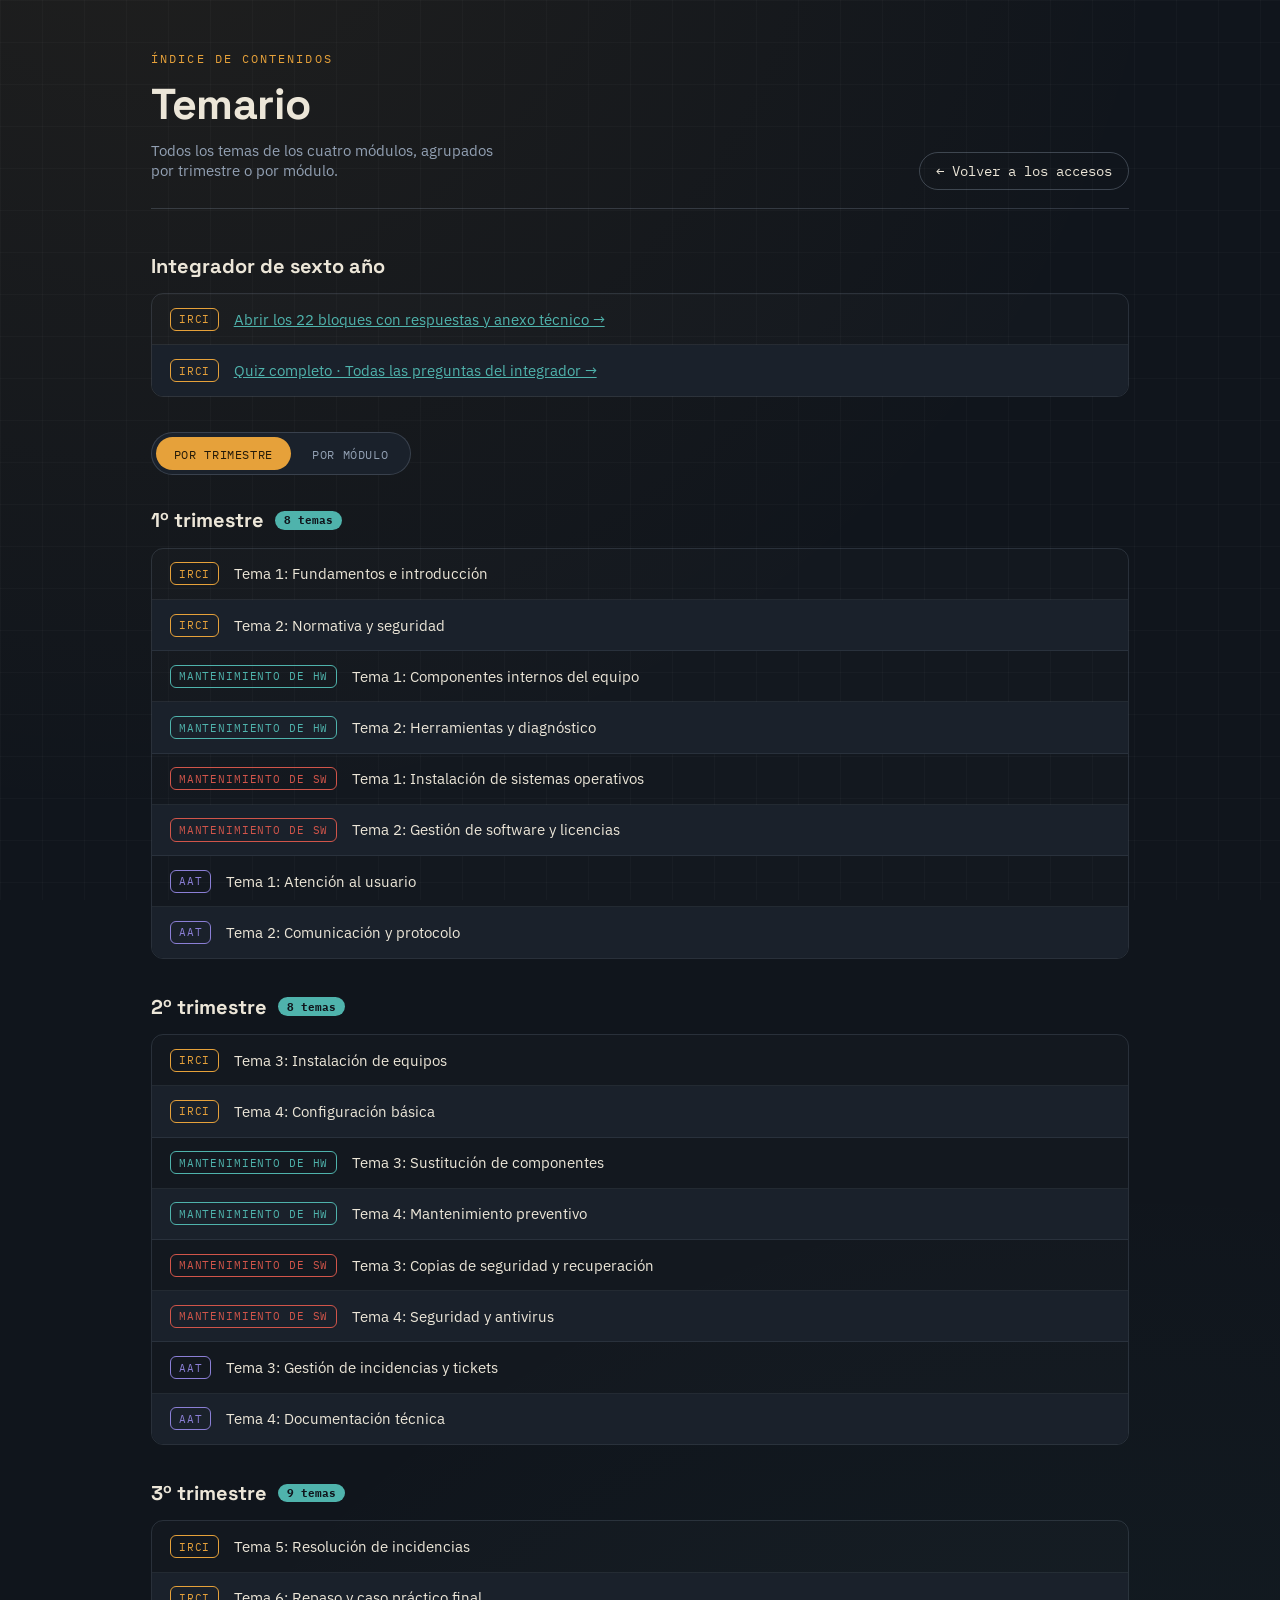
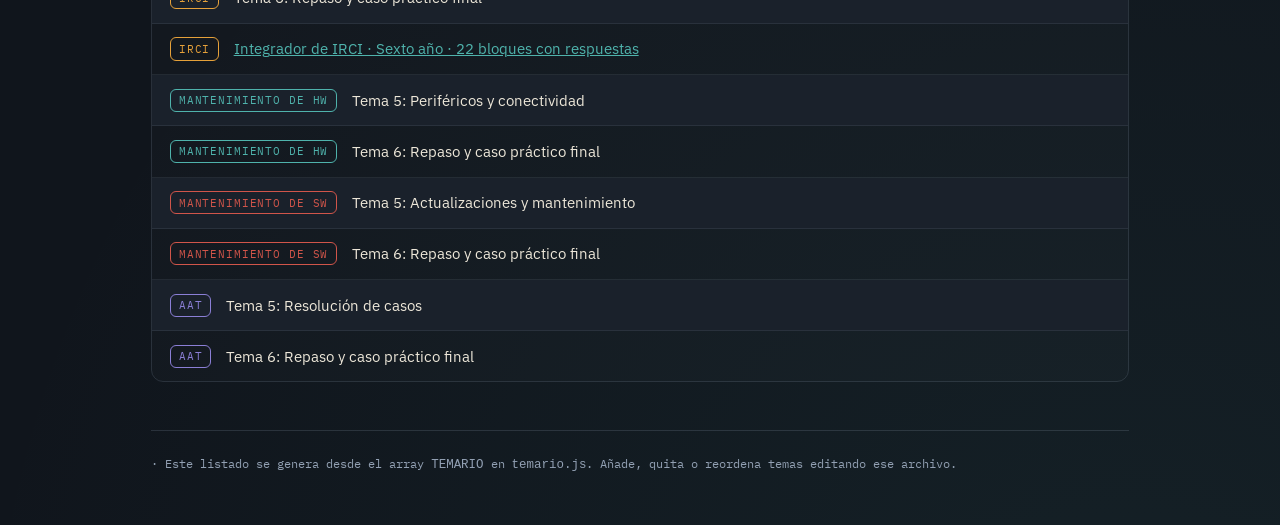
<file: temario.html>
<!doctype html>
<html lang="es">
<head>
<meta charset="UTF-8">
<meta name="viewport" content="width=device-width, initial-scale=1.0">
<title>Temario · Portal de Accesos</title>
<link rel="preconnect" href="https://fonts.googleapis.com">
<link href="https://fonts.googleapis.com/css2?family=Space+Grotesk:wght@500;700&amp;family=IBM+Plex+Sans:wght@400;500&amp;family=IBM+Plex+Mono:wght@400;500&amp;display=swap" rel="stylesheet">
<link rel="stylesheet" href="style.css">
</head>
<body>
<a class="skip-link" href="#contenido">Saltar al contenido</a>

<div class="wrap" id="contenido">
  <header class="top">
    <div>
      <p class="eyebrow">Índice de contenidos</p>
      <h1>Temario</h1>
      <p class="sub">Todos los temas de los cuatro módulos, agrupados por trimestre o por módulo.</p>
    </div>
    <nav class="top-nav">
      <a href="index.html">← Volver a los accesos</a>
    </nav>
  </header>

  <main>
    <section class="group" aria-label="Material de IRCI"><h2>Integrador de sexto año</h2><ul class="tema-list"><li><span class="chip mod-irci">IRCI</span><a class="titulo" href="irci-integrador.html">Abrir los 22 bloques con respuestas y anexo técnico →</a></li><li><span class="chip mod-irci">IRCI</span><a href="irci-test.html" class="titulo">Quiz completo · Todas las preguntas del integrador →</a></li></ul></section>

    <div class="view-toggle" role="tablist" aria-label="Cambiar agrupación">
      <button type="button" id="btnTrimestre" class="active" role="tab" aria-selected="true">Por trimestre</button>
      <button type="button" id="btnTema" role="tab" aria-selected="false">Por módulo</button>
    </div>

    <div id="listado"></div>
  </main>

  <footer class="note">
    · Este listado se genera desde el array <code>TEMARIO</code> en <code>temario.js</code>. Añade, quita o reordena temas editando ese archivo.
  </footer>
</div>

<script src="temario.js"></script>
</body>
</html>
</file>
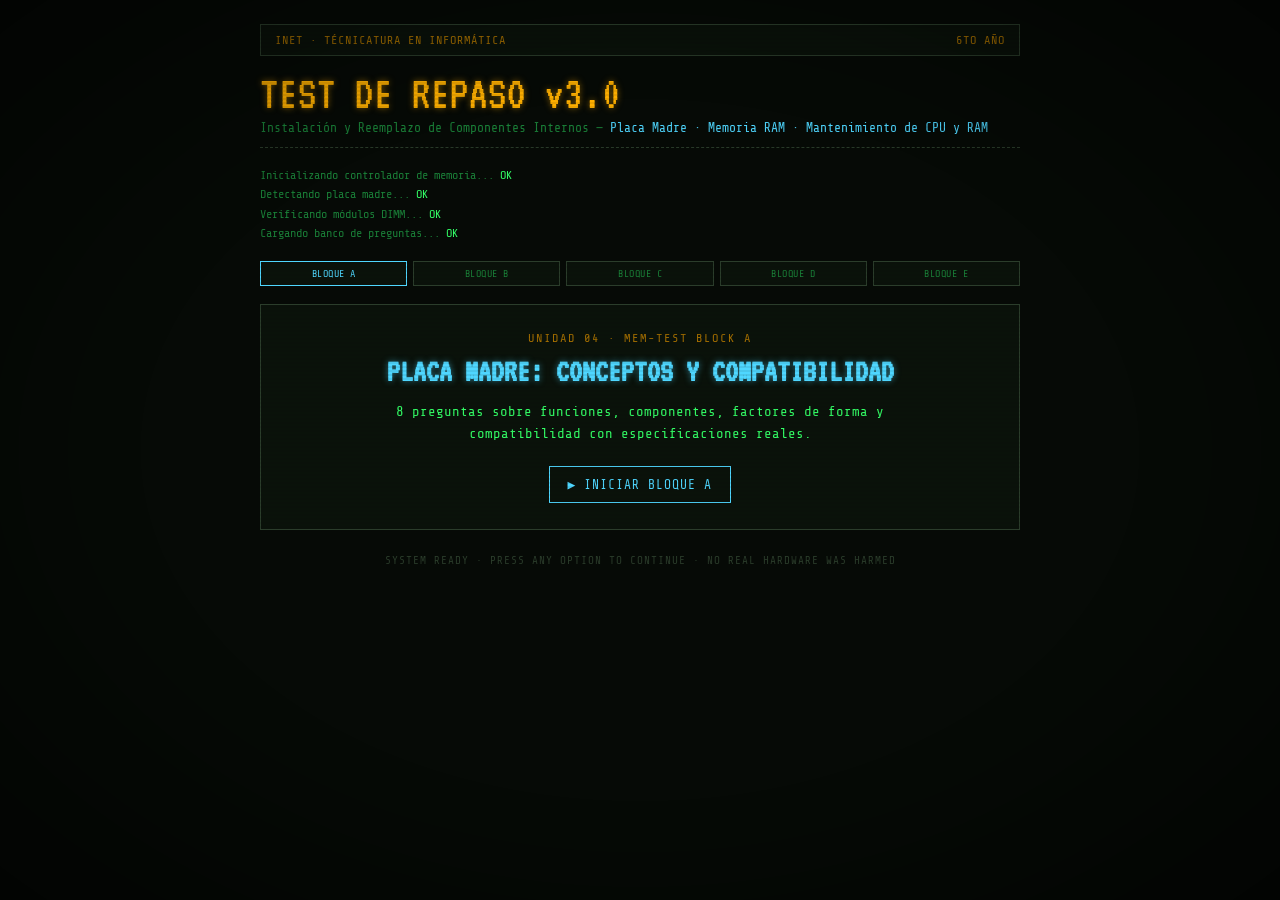
<file: test-repaso-hardware (1).html>
<!DOCTYPE html>
<html lang="es">
<head>
<meta charset="UTF-8">
<title>TEST DE REPASO — PLACA MADRE / RAM / MANTENIMIENTO</title>
<style>
@import url('https://fonts.googleapis.com/css2?family=Share+Tech+Mono&family=VT323&display=swap');

:root{
  --bg: #060a06;
  --scanline: rgba(0,0,0,0.15);
  --amber: #ffb000;
  --amber-dim: #a56f00;
  --green: #33ff66;
  --green-dim: #1a8038;
  --red: #ff4433;
  --cyan: #4fd7ff;
  --panel: #0a120a;
  --border: #2b3d2b;
}

*{box-sizing:border-box;}

body{
  background: var(--bg);
  color: var(--green);
  font-family: 'Share Tech Mono', monospace;
  margin:0;
  padding: 24px 14px 60px;
  min-height:100vh;
  position:relative;
  overflow-x:hidden;
}

body::before{
  content:"";
  position:fixed; inset:0; pointer-events:none;
  background: repeating-linear-gradient(to bottom, transparent 0px, transparent 2px, var(--scanline) 3px, transparent 4px);
  z-index:5; mix-blend-mode: multiply;
}
body::after{
  content:""; position:fixed; inset:0; pointer-events:none;
  background: radial-gradient(ellipse at center, transparent 55%, rgba(0,0,0,0.55) 100%);
  z-index:4;
}

.crt{ max-width: 760px; margin: 0 auto; position:relative; z-index:1; }

.topbar{
  border: 1px solid var(--border); background: var(--panel); padding: 8px 14px;
  font-size: 12px; color: var(--amber-dim); display:flex; justify-content:space-between;
  letter-spacing: 1px; margin-bottom: 14px;
}

.bios-title{
  font-family: 'VT323', monospace; font-size: 46px; line-height:1.05; color: var(--amber);
  text-shadow: 0 0 6px rgba(255,176,0,0.5); margin: 6px 0 2px; letter-spacing: 1px;
}
.bios-sub{ color: var(--green-dim); font-size: 13px; margin-bottom: 18px; border-bottom: 1px dashed var(--border); padding-bottom: 12px; }
.bios-sub span{ color: var(--cyan); }

.post-log{ font-size: 12px; color: var(--green-dim); margin-bottom: 18px; line-height:1.6; min-height: 20px; }
.post-log .ok{ color: var(--green); }

.roadmap{ display:flex; gap:6px; flex-wrap:wrap; margin-bottom: 18px; }
.roadmap-step{
  flex:1; min-width: 80px; border: 1px solid var(--border); background: var(--panel);
  padding: 6px 8px; font-size: 10px; text-align:center; color: var(--green-dim); letter-spacing: 0.5px;
}
.roadmap-step.done{ border-color: var(--green); color: var(--green); }
.roadmap-step.active{ border-color: var(--cyan); color: var(--cyan); }

.section-banner{ display:none; }
.section-banner.active{
  display:block; border: 1px solid var(--border); background: var(--panel);
  padding: 26px 20px; text-align:center; animation: flicker 1.2s ease-in-out;
}
.section-banner .code{ color: var(--amber-dim); font-size: 12px; margin-bottom: 10px; letter-spacing: 2px; }
.section-banner h2{
  font-family:'VT323', monospace; color: var(--cyan); font-size: 32px; margin: 0 0 14px;
  text-shadow: 0 0 6px rgba(79,215,255,0.5);
}
.section-banner p{ color: var(--green); font-size: 14px; max-width: 520px; margin: 0 auto 20px; line-height:1.6; }

.card{ display:none; border: 1px solid var(--border); background: var(--panel); padding: 20px; }
.card.active{ display:block; animation: flicker 0.5s ease-in-out; }

.card-head{
  display:flex; justify-content:space-between; align-items:baseline; font-size: 11px;
  color: var(--amber-dim); letter-spacing:1px; margin-bottom: 14px;
  border-bottom: 1px dashed var(--border); padding-bottom: 8px;
}

.progress-track{ height: 6px; background: #0f1a0f; border: 1px solid var(--border); margin-bottom: 18px; overflow:hidden; }
.progress-fill{ height:100%; background: linear-gradient(to right, var(--green-dim), var(--green)); width:0%; transition: width .35s ease; }

.diagram-wrap{
  border: 1px dashed var(--border);
  background: #050805;
  padding: 10px;
  margin-bottom: 16px;
  display:none;
}
.diagram-wrap.show{ display:block; }
.diagram-wrap svg{ width:100%; height:auto; display:block; }
.diagram-caption{ font-size: 10px; color: var(--green-dim); text-align:center; margin-top:6px; letter-spacing:1px; }

.question{ font-size: 17px; color: var(--amber); margin-bottom: 18px; line-height:1.5; white-space: pre-line; }
.question::before{ content:"> "; color: var(--cyan); }

.options{ display:flex; flex-direction:column; gap:10px; margin-bottom: 8px; }

.opt{
  text-align:left; background: transparent; border: 1px solid var(--border); color: var(--green);
  font-family:'Share Tech Mono', monospace; font-size: 14.5px; padding: 12px 14px; cursor:pointer;
  transition: all .15s ease; position:relative;
}
.opt:hover:not(:disabled){ border-color: var(--cyan); color: var(--cyan); background: rgba(79,215,255,0.06); }
.opt::before{ content: attr(data-letter); color: var(--amber-dim); margin-right: 10px; }
.opt:hover:not(:disabled)::before{ color: var(--cyan); }
.opt:disabled{ cursor:default; }
.opt.correct{ border-color: var(--green); background: rgba(51,255,102,0.1); color: var(--green); }
.opt.wrong{ border-color: var(--red); background: rgba(255,68,51,0.1); color: var(--red); }
.opt.reveal{ border-color: var(--green); color: var(--green-dim); }

.feedback{
  display:none; margin-top: 16px; padding: 12px 14px; border-left: 3px solid var(--cyan);
  background: rgba(79,215,255,0.05); font-size: 13px; line-height:1.6; color: #cfe;
}
.feedback.show{ display:block; }
.feedback .tag{ font-weight:bold; letter-spacing:1px; display:block; margin-bottom: 6px; }
.feedback.ok .tag{ color: var(--green); }
.feedback.bad .tag{ color: var(--red); }

.nav-row{ display:flex; justify-content:flex-end; margin-top: 18px; gap:10px; }

.btn{
  background: transparent; border: 1px solid var(--amber-dim); color: var(--amber);
  font-family:'Share Tech Mono', monospace; font-size: 13px; padding: 10px 18px; cursor:pointer; letter-spacing: 1px;
}
.btn:hover{ background: rgba(255,176,0,0.1); border-color: var(--amber); }
.btn:disabled{ opacity:0.35; cursor:default; }
.btn.primary{ border-color: var(--cyan); color: var(--cyan); }
.btn.primary:hover{ background: rgba(79,215,255,0.1); }
.btn.ghost{ border-color: var(--green-dim); color: var(--green-dim); font-size:12px; padding:8px 12px; }
.btn.ghost:hover{ border-color: var(--green); color: var(--green); }

.points-tag{
  display:inline-block; border: 1px solid var(--amber-dim); color: var(--amber);
  font-size: 11px; padding: 2px 8px; margin-bottom: 10px; letter-spacing: 1px;
}
.data-block{
  background: #050805; border: 1px dashed var(--border); color: var(--cyan);
  font-size: 12.5px; padding: 12px 14px; margin: 10px 0 16px; white-space: pre-wrap;
  line-height: 1.6; overflow-x:auto;
}
textarea.answer-box{
  width:100%; min-height: 110px; background: #050805; border: 1px solid var(--border); color: var(--green);
  font-family:'Share Tech Mono', monospace; font-size: 13.5px; padding: 12px; resize: vertical; margin-bottom: 14px;
}
textarea.answer-box:focus{ outline:none; border-color: var(--cyan); }
textarea.answer-box::placeholder{ color: var(--green-dim); }

.model-answer{
  display:none; border-left: 3px solid var(--green); background: rgba(51,255,102,0.06);
  padding: 12px 14px; font-size: 13px; line-height: 1.7; color: #cfe; margin-bottom: 16px;
}
.model-answer.show{ display:block; }
.model-answer .tag{ color: var(--green); font-weight:bold; letter-spacing:1px; display:block; margin-bottom: 8px; }
.model-answer ul{ margin: 6px 0; padding-left: 18px; }
.model-answer li{ margin-bottom: 6px; }

.selfscore-row{ display:none; align-items:center; gap:10px; flex-wrap:wrap; margin-bottom: 6px; }
.selfscore-row.show{ display:flex; }
.selfscore-label{ font-size: 12px; color: var(--amber-dim); letter-spacing:1px; }
.score-opt{
  border: 1px solid var(--border); background: transparent; color: var(--green);
  font-family:'Share Tech Mono', monospace; font-size: 12px; padding: 6px 12px; cursor:pointer;
}
.score-opt:hover{ border-color: var(--cyan); color: var(--cyan); }
.score-opt.picked{ border-color: var(--green); color: var(--green); background: rgba(51,255,102,0.1); }

.results{ display:none; border: 1px solid var(--border); background: var(--panel); padding: 26px 20px; }
.results.active{ display:block; animation: flicker 1s ease-in-out; }
.results h2{ font-family:'VT323', monospace; font-size: 30px; color: var(--amber); margin: 0 0 4px; }
.score-big{ font-family:'VT323', monospace; font-size: 56px; color: var(--cyan); text-shadow: 0 0 10px rgba(79,215,255,0.6); margin: 10px 0 0; }
.score-sub{ font-size: 11px; color: var(--green-dim); letter-spacing: 1px; margin-bottom: 14px; }
.breakdown{ margin: 18px 0; font-size: 13px; }
.breakdown-row{ display:flex; justify-content:space-between; border-bottom: 1px dashed var(--border); padding: 8px 0; }
.breakdown-row.total{ color: var(--amber); border-bottom: 1px solid var(--border); font-weight:bold; }
.status-line{ font-size: 13px; color: var(--green-dim); margin: 14px 0 22px; line-height:1.7; }
.status-line .good{ color: var(--green); }
.status-line .warn{ color: var(--amber); }
.status-line .bad{ color: var(--red); }

.footer-note{ text-align:center; font-size: 11px; color: var(--border); margin-top: 24px; letter-spacing:1px; }

@keyframes flicker{ 0%{ opacity: 0.3; } 8%{ opacity: 0.9; } 10%{ opacity: 0.4; } 20%{ opacity: 1; } 100%{ opacity: 1; } }

@media (max-width: 480px){
  .bios-title{ font-size: 36px; }
  .card, .section-banner, .results{ padding: 16px; }
  .roadmap-step{ min-width: 60px; font-size: 9px; }
}
</style>
</head>
<body>
<div class="crt">
  <div class="topbar">
    <span>INET · TÉCNICATURA EN INFORMÁTICA</span>
    <span>6TO AÑO</span>
  </div>

  <div class="bios-title">TEST DE REPASO v3.0</div>
  <div class="bios-sub">
    Instalación y Reemplazo de Componentes Internos — <span>Placa Madre · Memoria RAM · Mantenimiento de CPU y RAM</span>
  </div>

  <div class="post-log" id="postLog"></div>
  <div class="roadmap" id="roadmap"></div>

  <!-- Section banners -->
  <div class="section-banner" id="banner-0">
    <div class="code">UNIDAD 04 · MEM-TEST BLOCK A</div>
    <h2>PLACA MADRE: CONCEPTOS Y COMPATIBILIDAD</h2>
    <p>8 preguntas sobre funciones, componentes, factores de forma y compatibilidad con especificaciones reales.</p>
    <button class="btn primary" onclick="startMC(0)">▶ INICIAR BLOQUE A</button>
  </div>

  <div class="section-banner" id="banner-1">
    <div class="code">UNIDAD 04 · MEM-TEST BLOCK B</div>
    <h2>IDENTIFICACIÓN DE COMPONENTES</h2>
    <p>8 preguntas sobre un diagrama esquemático de placa madre: identificá cada parte señalada.</p>
    <button class="btn primary" onclick="startMC(1)">▶ INICIAR BLOQUE B</button>
  </div>

  <div class="section-banner" id="banner-2">
    <div class="code">UNIDAD 05 · MEM-TEST BLOCK C</div>
    <h2>MEMORIA RAM: RENDIMIENTO Y COMPATIBILIDAD</h2>
    <p>8 preguntas con especificaciones técnicas reales de RAM, CPU y placas madre.</p>
    <button class="btn primary" onclick="startMC(2)">▶ INICIAR BLOQUE C</button>
  </div>

  <div class="section-banner" id="banner-3">
    <div class="code">UNIDAD 06 · MEM-TEST BLOCK D</div>
    <h2>MANTENIMIENTO DE CPU Y RAM</h2>
    <p>6 preguntas sobre ESD, diagnóstico de fallas y soluciones.</p>
    <button class="btn primary" onclick="startMC(3)">▶ INICIAR BLOQUE D</button>
  </div>

  <div class="section-banner" id="banner-open">
    <div class="code">EVALUACIÓN ABIERTA · MEM-TEST BLOCK E</div>
    <h2>ANÁLISIS DE PARÁMETROS Y COMPATIBILIDAD</h2>
    <p>5 preguntas de desarrollo (10 puntos totales). Escribí tu respuesta, luego revelá la respuesta modelo y autoevaluate.</p>
    <button class="btn primary" onclick="startOpen()">▶ INICIAR BLOQUE E</button>
  </div>

  <!-- MC Question card -->
  <div class="card" id="card">
    <div class="card-head">
      <span id="cardBlock">BLOQUE A</span>
      <span id="cardCounter">Q01/08</span>
    </div>
    <div class="progress-track"><div class="progress-fill" id="progressFill"></div></div>
    <div class="diagram-wrap" id="diagramWrap">
      <div id="diagramContainer"></div>
      <div class="diagram-caption">DIAGRAMA ESQUEMÁTICO · NO A ESCALA</div>
    </div>
    <div class="question" id="questionText"></div>
    <div class="options" id="optionsList"></div>
    <div class="feedback" id="feedback">
      <span class="tag" id="feedbackTag"></span>
      <span id="feedbackText"></span>
    </div>
    <div class="nav-row">
      <button class="btn primary" id="nextBtn" disabled onclick="nextQuestion()">SIGUIENTE →</button>
    </div>
  </div>

  <!-- Open / development question card -->
  <div class="card" id="openCard">
    <div class="card-head">
      <span id="openBlock">BLOQUE E · DESARROLLO</span>
      <span id="openCounter">P1/05</span>
    </div>
    <div class="progress-track"><div class="progress-fill" id="openProgressFill"></div></div>
    <span class="points-tag" id="openPoints">2 PTS</span>
    <div class="question" id="openQuestionText"></div>
    <div class="data-block" id="openDataBlock" style="display:none;"></div>
    <textarea class="answer-box" id="openAnswerBox" placeholder="Escribí tu respuesta acá antes de ver el modelo (opcional, no se guarda)..."></textarea>
    <div class="nav-row" style="justify-content:flex-start; margin-top:0; margin-bottom:6px;">
      <button class="btn ghost" id="revealBtn" onclick="revealModelAnswer()">👁 VER RESPUESTA MODELO</button>
    </div>
    <div class="model-answer" id="modelAnswer">
      <span class="tag">RESPUESTA MODELO</span>
      <div id="modelAnswerBody"></div>
    </div>
    <div class="selfscore-row" id="selfscoreRow">
      <span class="selfscore-label">AUTOEVALUACIÓN →</span>
      <div id="selfscoreOptions"></div>
    </div>
    <div class="nav-row">
      <button class="btn primary" id="openNextBtn" disabled onclick="nextOpenQuestion()">SIGUIENTE →</button>
    </div>
  </div>

  <!-- Results -->
  <div class="results" id="results">
    <div class="code" style="color:var(--amber-dim); font-size:12px; letter-spacing:2px;">DIAGNÓSTICO FINAL</div>
    <h2>RESULTADO DEL TEST</h2>
    <div class="score-big" id="scoreBig">0/36</div>
    <div class="score-sub">SELECCIÓN MÚLTIPLE + AUTOEVALUACIÓN DE DESARROLLO</div>
    <div class="status-line" id="statusLine"></div>
    <div class="breakdown" id="breakdown"></div>
    <button class="btn primary" onclick="restartAll()">↺ REINICIAR TEST</button>
  </div>

  <div class="footer-note">SYSTEM READY · PRESS ANY OPTION TO CONTINUE · NO REAL HARDWARE WAS HARMED</div>
</div>

<script>
/* ============ SHARED MOTHERBOARD DIAGRAM (Bloque B) ============ */
const mbDiagram = `
<svg viewBox="0 0 700 480" xmlns="http://www.w3.org/2000/svg" font-family="Share Tech Mono, monospace">
  <rect x="15" y="15" width="670" height="450" fill="#08140c" stroke="#2b3d2b" stroke-width="2"/>
  <!-- traces -->
  <g stroke="#1a8038" stroke-width="1" opacity="0.5">
    <path d="M60,440 L60,120 L260,120" fill="none"/>
    <path d="M100,440 L100,180 L260,180" fill="none"/>
    <path d="M140,440 L140,240 L260,240" fill="none"/>
    <path d="M400,60 L400,400" fill="none"/>
    <path d="M440,60 L440,400" fill="none"/>
  </g>

  <!-- CPU Socket (1) -->
  <rect x="255" y="70" width="130" height="130" fill="#123322" stroke="#ffb000" stroke-width="2"/>
  <circle cx="320" cy="135" r="16" fill="#0a120a" stroke="#ffb000" stroke-width="2"/>
  <text x="320" y="141" fill="#ffb000" font-size="16" text-anchor="middle">1</text>

  <!-- VRM heatsinks (7) -->
  <rect x="200" y="60" width="45" height="150" fill="#1a2a1a" stroke="#4fd7ff" stroke-width="1.5"/>
  <rect x="395" y="60" width="45" height="150" fill="#1a2a1a" stroke="#4fd7ff" stroke-width="1.5"/>
  <circle cx="222" cy="45" r="14" fill="#0a120a" stroke="#4fd7ff" stroke-width="2"/>
  <text x="222" y="50" fill="#4fd7ff" font-size="14" text-anchor="middle">7</text>

  <!-- DIMM slots (2) -->
  <g fill="#c9a227" stroke="#8a6d1a">
    <rect x="470" y="60" width="18" height="230"/>
    <rect x="498" y="60" width="18" height="230"/>
    <rect x="526" y="60" width="18" height="230"/>
    <rect x="554" y="60" width="18" height="230"/>
  </g>
  <circle cx="520" cy="45" r="14" fill="#0a120a" stroke="#ffb000" stroke-width="2"/>
  <text x="520" y="50" fill="#ffb000" font-size="14" text-anchor="middle">2</text>

  <!-- 24-pin ATX connector (6) -->
  <rect x="605" y="60" width="35" height="140" fill="#33ff66" opacity="0.25" stroke="#33ff66" stroke-width="1.5"/>
  <circle cx="622" cy="215" r="14" fill="#0a120a" stroke="#33ff66" stroke-width="2"/>
  <text x="622" y="220" fill="#33ff66" font-size="14" text-anchor="middle">6</text>

  <!-- Chipset (4) -->
  <rect x="380" y="330" width="60" height="60" fill="#123322" stroke="#4fd7ff" stroke-width="2"/>
  <circle cx="410" cy="360" r="14" fill="#0a120a" stroke="#4fd7ff" stroke-width="2"/>
  <text x="410" y="365" fill="#4fd7ff" font-size="14" text-anchor="middle">4</text>

  <!-- PCIe x16 slot (3) -->
  <rect x="230" y="420" width="280" height="22" fill="#c9a227" opacity="0.5" stroke="#ffb000" stroke-width="1.5"/>
  <circle cx="500" cy="405" r="14" fill="#0a120a" stroke="#ffb000" stroke-width="2"/>
  <text x="500" y="410" fill="#ffb000" font-size="14" text-anchor="middle">3</text>

  <!-- SATA ports (5) -->
  <g fill="#4fd7ff" opacity="0.4" stroke="#4fd7ff">
    <rect x="580" y="330" width="14" height="20"/>
    <rect x="580" y="355" width="14" height="20"/>
    <rect x="580" y="380" width="14" height="20"/>
    <rect x="580" y="405" width="14" height="20"/>
  </g>
  <circle cx="630" cy="365" r="14" fill="#0a120a" stroke="#4fd7ff" stroke-width="2"/>
  <text x="630" y="370" fill="#4fd7ff" font-size="14" text-anchor="middle">5</text>

  <!-- M.2 slot (8) -->
  <rect x="60" y="330" width="110" height="16" fill="#33ff66" opacity="0.35" stroke="#33ff66" stroke-width="1.5"/>
  <circle cx="60" cy="360" r="14" fill="#0a120a" stroke="#33ff66" stroke-width="2"/>
  <text x="60" y="365" fill="#33ff66" font-size="14" text-anchor="middle">8</text>

  <text x="350" y="465" fill="#1a8038" font-size="11" text-anchor="middle">PLACA MADRE — VISTA ESQUEMÁTICA</text>
</svg>`;

/* ============ MULTIPLE CHOICE BLOCKS (A-D) ============ */
const sections = [
  {
    name: "BLOQUE A · PLACA MADRE",
    label: "Bloque A · Placa madre",
    questions: [
      { q:"¿Cuál es la función principal de la placa madre?",
        opts:["Almacenar archivos de forma permanente","Conectar todos los componentes del sistema, gestionando comunicación y alimentación","Regular únicamente la temperatura del gabinete","Ejecutar instrucciones de programas como el CPU"],
        correct:1, exp:"La placa madre es el circuito impreso principal: interconecta todos los componentes y gestiona tanto la comunicación entre ellos como su alimentación eléctrica." },
      { q:"¿Qué componente de la placa madre regula el voltaje que llega al CPU?",
        opts:["El chipset","La VRM (Voltage Regulator Module)","El BIOS/UEFI","El panel I/O trasero"],
        correct:1, exp:"La VRM (Voltage Regulator Module) regula el voltaje entregado al procesador. Más fases VRM suelen indicar mejor estabilidad, sobre todo en overclocking." },
      { q:"¿Cuál de estos factores de forma es el estándar más común y de mayor tamaño para una PC de escritorio de uso general?",
        opts:["Mini-ITX","ATX","Los tres son igual de comunes","Nano-ITX"],
        correct:1, exp:"ATX es el factor de forma estándar más común para PC de escritorio, con más slots de expansión disponibles. Micro-ATX y Mini-ITX son alternativas más compactas para gabinetes pequeños." },
      { q:"¿Qué elemento de la placa madre determina qué procesadores son compatibles con ella?",
        opts:["El chipset","La memoria caché del CPU","El conector de audio frontal","El conector Molex"],
        correct:0, exp:"El chipset gestiona la comunicación entre CPU y otros componentes, y determina qué procesadores son soportados, capacidades de overclocking y tecnologías disponibles." },
      { q:"¿Qué conector alimenta principalmente a la placa madre?",
        opts:["EPS 8 pines","Molex 4 pines","ATX 24 pines","SATA power 15 pines"],
        correct:2, exp:"El conector ATX de 24 pines entrega la alimentación principal a la placa madre. El EPS de 8 pines, en cambio, alimenta específicamente al CPU." },
      { q:"¿Qué elemento mantiene la configuración de la BIOS/UEFI y el reloj del sistema aún con el equipo apagado?",
        opts:["La VRM","El CMOS y su batería","El slot M.2","El panel I/O trasero"],
        correct:1, exp:"El CMOS junto con su batería mantiene guardada la configuración de la BIOS/UEFI y el reloj del sistema incluso cuando el equipo está desconectado de la corriente." },
      { q:"Un Intel Core i5-13400F usa socket LGA1700 y es compatible con los chipsets Z790, B760, H770 y H610. ¿Sería compatible con una placa madre con socket AM5?",
        opts:["Sí, siempre que el chipset lo permita","No, porque AM5 es un socket para procesadores AMD Ryzen y el CPU es Intel con socket LGA1700","Sí, usando un adaptador de socket","Depende únicamente de la marca de la placa"],
        correct:1, exp:"El socket es una compatibilidad física obligatoria: LGA1700 (Intel) y AM5 (AMD) no son intercambiables, sin importar el chipset o la marca de la placa." },
      { q:"¿Qué se debe verificar en la placa madre antes de instalar una fuente de alimentación (PSU) nueva?",
        opts:["Que el factor de forma y los conectores de alimentación sean compatibles","Que la PSU tenga el mismo color que el gabinete","Que la RAM instalada sea DDR5","Que el chipset sea de última generación"],
        correct:0, exp:"Para instalar una PSU hay que verificar que su factor de forma entre en el gabinete y que sus conectores (ATX 24 pines, EPS, PCIe) sean compatibles con los que requiere la placa madre y sus componentes." }
    ]
  },
  {
    name: "BLOQUE B · IDENTIFICACIÓN",
    label: "Bloque B · Identificación de componentes",
    questions: [
      { q:"En el diagrama, ¿qué componente corresponde al número 1?",
        diagram:true,
        opts:["Chipset","Socket del procesador (CPU)","Slot PCIe x16","Conector SATA"],
        correct:1, exp:"El número 1 señala el socket del procesador, donde se instala físicamente la CPU sobre la placa madre." },
      { q:"En el diagrama, ¿qué componente corresponde al número 2?",
        diagram:true,
        opts:["Slots DIMM (memoria RAM)","Slot M.2","Disipadores VRM","Conector ATX 24 pines"],
        correct:0, exp:"El número 2 señala los slots DIMM, donde se insertan los módulos de memoria RAM." },
      { q:"En el diagrama, ¿qué componente corresponde al número 3?",
        diagram:true,
        opts:["Puertos SATA","Slot PCIe x16 (para tarjeta gráfica)","Socket del procesador","Chipset"],
        correct:1, exp:"El número 3 señala el slot PCIe x16, el más usado para instalar la tarjeta gráfica (GPU)." },
      { q:"En el diagrama, ¿qué componente corresponde al número 4?",
        diagram:true,
        opts:["Chipset","Slots DIMM","VRM","Slot M.2"],
        correct:0, exp:"El número 4 señala el chipset, que gestiona las comunicaciones entre el CPU y el resto de los componentes." },
      { q:"En el diagrama, ¿qué componente corresponde al número 5?",
        diagram:true,
        opts:["Conectores/puertos SATA","Conector ATX 24 pines","Slot PCIe x1","Socket del procesador"],
        correct:0, exp:"El número 5 señala los puertos SATA, usados para conectar discos HDD/SSD y unidades ópticas." },
      { q:"En el diagrama, ¿qué componente corresponde al número 6?",
        diagram:true,
        opts:["Conector ATX 24 pines","Conector EPS 8 pines","Slot M.2","Chipset"],
        correct:0, exp:"El número 6 señala el conector ATX de 24 pines, que entrega la alimentación principal a la placa madre." },
      { q:"En el diagrama, ¿qué componente corresponde al número 7?",
        diagram:true,
        opts:["Disipadores de la VRM, junto al socket del procesador","Puertos SATA","Slots DIMM","Slot PCIe x16"],
        correct:0, exp:"El número 7 señala los disipadores de la VRM, ubicados junto al socket del CPU para ayudar a disipar el calor generado al regular el voltaje." },
      { q:"En el diagrama, ¿qué componente corresponde al número 8?",
        diagram:true,
        opts:["Slot M.2 (para SSD NVMe o WiFi)","Conector de audio frontal","Slot PCIe x16","Conector ATX 24 pines"],
        correct:0, exp:"El número 8 señala un slot M.2, usado para instalar SSDs NVMe de alta velocidad o módulos WiFi." }
    ]
  },
  {
    name: "BLOQUE C · MEMORIA RAM",
    label: "Bloque C · Memoria RAM",
    questions: [
      { q:"La placa ASUS TUF Gaming B760M-PLUS WIFI D4 tiene: 4x DIMM DDR4, hasta 128GB, 5333MHz (OC).\n¿Es posible instalar allí un kit Corsair Vengeance RGB DDR5-6000?",
        opts:["Sí, porque tiene 4 slots DIMM libres","No, porque la placa solo soporta DDR4 y el kit es DDR5 (tipo y muesca distintos)","Sí, actualizando solamente la BIOS","No, porque le falta voltaje a la placa"],
        correct:1, exp:"DDR4 y DDR5 no son compatibles entre sí: tienen una muesca física diferente. Aunque la placa tenga slots DIMM libres, no acepta módulos DDR5 si solo soporta DDR4." },
      { q:"Según esa misma placa (4x DIMM, máx. 128GB total), si querés llegar a la capacidad máxima usando los 4 slots con módulos idénticos, ¿de qué capacidad debería ser cada módulo?",
        opts:["8GB","16GB","32GB","64GB"],
        correct:2, exp:"128GB repartidos en 4 módulos idénticos equivale a 32GB por módulo (4 × 32GB = 128GB)." },
      { q:"Un Intel Core i5-13400F soporta memoria DDR4-3200 y DDR5-4800, pero tu placa madre B760 instalada solo tiene slots DDR4. ¿Qué tipo de memoria deberías comprar?",
        opts:["DDR5, porque es más rápida y el CPU la soporta","DDR4, porque es lo que soporta físicamente la placa madre instalada","Cualquiera de las dos, son intercambiables","DDR3, por retrocompatibilidad"],
        correct:1, exp:"Aunque el CPU soporte ambos tipos, la memoria debe coincidir con lo que la placa madre soporta físicamente. Si la placa solo tiene slots DDR4, hay que comprar DDR4." },
      { q:"Memoria Corsair Vengeance RGB DDR5-6000: CL36, 1.35V. Memoria genérica DDR5-6000: CL40, 1.35V. Misma frecuencia y voltaje, distinta latencia CAS. ¿Cuál debería responder más rápido a igual frecuencia?",
        opts:["La de CL40, porque el número es mayor","La de CL36, porque una latencia CAS menor implica menor tiempo de acceso","Da igual, la latencia CAS no afecta el rendimiento","La de mayor voltaje siempre es más rápida"],
        correct:1, exp:"A igual frecuencia, un valor de CAS Latency (CL) menor significa menos ciclos de espera para acceder a los datos, por lo tanto mejor rendimiento." },
      { q:"¿Cuál de los siguientes parámetros de una memoria RAM afecta principalmente al RENDIMIENTO y no a la compatibilidad con la placa madre?",
        opts:["Tipo de memoria (DDR4/DDR5)","Factor de forma (DIMM/SO-DIMM)","Latencia CAS (CL) y frecuencia","Voltaje soportado por los slots"],
        correct:2, exp:"Tipo, factor de forma y voltaje son parámetros de compatibilidad (deben coincidir con la placa). La frecuencia y la latencia CAS, en cambio, son parámetros que definen el rendimiento de la memoria." },
      { q:"¿Qué es un perfil XMP/EXPO y para qué sirve?",
        opts:["Un protocolo de conexión SATA para discos rígidos","Un perfil de overclocking certificado que permite que la RAM alcance su frecuencia máxima anunciada desde la BIOS","Un tipo de factor de forma exclusivo de laptops","Un sistema de refrigeración para los módulos de RAM"],
        correct:1, exp:"XMP (Intel) y EXPO (AMD) son perfiles de overclocking certificado que configuran automáticamente frecuencia, timings y voltaje para que la RAM alcance su velocidad máxima de forma segura." },
      { q:"¿Qué configuración permite que el CPU acceda a dos módulos de RAM en paralelo, aumentando el ancho de banda?",
        opts:["Single Channel","Dual Channel","Modo XMP","Hot-plug"],
        correct:1, exp:"Dual Channel (o Quad Channel) permite acceder a varios módulos de RAM en paralelo, aumentando el ancho de banda efectivo respecto a un solo canal (Single Channel)." },
      { q:"¿Qué factor de forma de memoria RAM es compatible con una PC de escritorio (no una laptop)?",
        opts:["SO-DIMM","DIMM","Ambos son iguales y se usan indistintamente","Ninguno, las PC de escritorio no usan módulos"],
        correct:1, exp:"DIMM es el factor de forma estándar para PC de escritorio. SO-DIMM es la versión compacta pensada para laptops y no entra físicamente en los slots de una placa de escritorio." }
    ]
  },
  {
    name: "BLOQUE D · MANTENIMIENTO",
    label: "Bloque D · Mantenimiento",
    questions: [
      { q:"¿Aproximadamente cuántos voltios de electricidad estática puede acumular el cuerpo humano?",
        opts:["350 voltios","3,500 voltios","35,000 voltios","350,000 voltios"],
        correct:2, exp:"El cuerpo humano puede acumular hasta 35,000 voltios de electricidad estática, mientras que componentes sensibles pueden dañarse con apenas 100-200 voltios." },
      { q:"¿Qué medida de protección es esencial antes de manipular componentes internos?",
        opts:["Trabajar sobre una alfombra","Usar pulsera antiestática conectada a tierra","Usar ropa sintética","Manipular los componentes con el equipo encendido"],
        correct:1, exp:"La pulsera antiestática conectada a tierra descarga la electricidad estática del cuerpo antes de tocar componentes sensibles como CPU, RAM o chipset." },
      { q:"¿Qué herramienta booteable se recomienda para un diagnóstico exhaustivo de memoria RAM?",
        opts:["CrystalDiskInfo","MemTest86+","Prime95","HWMonitor"],
        correct:1, exp:"MemTest86+ es una herramienta booteable que permite un diagnóstico exhaustivo de la RAM, recomendándose al menos 4 pases completos para confirmar su estado." },
      { q:"¿Qué síntoma es típico de una falla de memoria RAM al encender el equipo?",
        opts:["Throttling del procesador","Beeps continuos y el sistema no pasa el POST","Ventiladores a máxima velocidad constante","Alta temperatura en reposo"],
        correct:1, exp:"Un patrón típico de beeps (por ejemplo 1 largo, 3 cortos) junto con la falla en pasar el POST es un síntoma clásico de problemas de memoria RAM." },
      { q:"¿Cada cuánto tiempo se recomienda reemplazar la pasta térmica del procesador?",
        opts:["Cada 6 meses","Cada 2-3 años","Cada 10 años","Solo si el equipo no enciende"],
        correct:1, exp:"Se recomienda reemplazar la pasta térmica cada 2-3 años para mantener una correcta transferencia de calor entre el CPU y el disipador." },
      { q:"Si un módulo de RAM falla al probarlo individualmente en un slot, ¿cuál es la acción recomendada?",
        opts:["Ignorarlo si el sistema arranca igual","Aumentar el voltaje manualmente sin más pruebas","Reemplazar el módulo defectuoso","Cambiar el disipador del CPU"],
        correct:2, exp:"Si un módulo falla consistentemente en MemTest86+ o en distintos slots, la solución es reemplazarlo; probar en otros slots ayuda primero a descartar un problema del slot en sí." }
    ]
  }
];

let currentSection = 0;
let currentQ = 0;
let score = 0;
let sectionScores = sections.map(()=>0);
let answered = false;
let mcTotal = sections.reduce((a,s)=>a+s.questions.length,0);

const roadmapLabels = ["A","B","C","D","E"];
function renderRoadmap(activeIdx){
  const rm = document.getElementById('roadmap');
  rm.innerHTML = '';
  roadmapLabels.forEach((lab, i) => {
    const div = document.createElement('div');
    div.className = 'roadmap-step';
    if(i < activeIdx) div.classList.add('done');
    if(i === activeIdx) div.classList.add('active');
    div.textContent = 'BLOQUE ' + lab;
    rm.appendChild(div);
  });
}
renderRoadmap(0);

const postMessages = [
  "Inicializando controlador de memoria... <span class='ok'>OK</span>",
  "Detectando placa madre... <span class='ok'>OK</span>",
  "Verificando módulos DIMM... <span class='ok'>OK</span>",
  "Cargando banco de preguntas... <span class='ok'>OK</span>"
];
document.getElementById('postLog').innerHTML = postMessages.join('<br>');

function hideAllScreens(){
  document.querySelectorAll('.section-banner').forEach(b=>b.classList.remove('active'));
  document.getElementById('card').classList.remove('active');
  document.getElementById('openCard').classList.remove('active');
  document.getElementById('results').classList.remove('active');
}

function startMC(idx){
  hideAllScreens();
  currentSection = idx;
  currentQ = 0;
  document.getElementById('card').classList.add('active');
  renderRoadmap(idx);
  renderQuestion();
}

function renderQuestion(){
  answered = false;
  const sec = sections[currentSection];
  const q = sec.questions[currentQ];
  document.getElementById('cardBlock').textContent = sec.name;
  document.getElementById('cardCounter').textContent =
    'Q' + String(currentQ+1).padStart(2,'0') + '/' + String(sec.questions.length).padStart(2,'0');
  document.getElementById('progressFill').style.width = (((currentQ)/sec.questions.length)*100) + '%';
  document.getElementById('questionText').textContent = q.q;

  const diagramWrap = document.getElementById('diagramWrap');
  if(q.diagram){
    document.getElementById('diagramContainer').innerHTML = mbDiagram;
    diagramWrap.classList.add('show');
  } else {
    diagramWrap.classList.remove('show');
    document.getElementById('diagramContainer').innerHTML = '';
  }

  const list = document.getElementById('optionsList');
  list.innerHTML = '';
  const letters = ['A','B','C','D'];
  q.opts.forEach((opt, i) => {
    const btn = document.createElement('button');
    btn.className = 'opt';
    btn.setAttribute('data-letter', letters[i] + ')');
    btn.textContent = opt;
    btn.onclick = () => selectAnswer(i);
    list.appendChild(btn);
  });

  document.getElementById('feedback').classList.remove('show','ok','bad');
  document.getElementById('nextBtn').disabled = true;
  const isLastQ = currentQ === sec.questions.length - 1;
  const isLastSection = currentSection === sections.length - 1;
  document.getElementById('nextBtn').textContent =
    (isLastQ && isLastSection) ? 'IR AL BLOQUE E →' : (isLastQ ? 'FINALIZAR BLOQUE →' : 'SIGUIENTE →');
}

function selectAnswer(i){
  if(answered) return;
  answered = true;
  const sec = sections[currentSection];
  const q = sec.questions[currentQ];
  const opts = document.querySelectorAll('#optionsList .opt');
  opts.forEach((b, idx) => {
    b.disabled = true;
    if(idx === q.correct) b.classList.add(idx === i ? 'correct' : 'reveal');
    if(idx === i && i !== q.correct) b.classList.add('wrong');
  });

  const fb = document.getElementById('feedback');
  const tag = document.getElementById('feedbackTag');
  const text = document.getElementById('feedbackText');
  fb.classList.add('show');
  if(i === q.correct){
    fb.classList.add('ok'); fb.classList.remove('bad');
    tag.textContent = '✔ CORRECTO';
    score++; sectionScores[currentSection]++;
  } else {
    fb.classList.add('bad'); fb.classList.remove('ok');
    tag.textContent = '✘ INCORRECTO';
  }
  text.textContent = q.exp;
  document.getElementById('nextBtn').disabled = false;
  document.getElementById('progressFill').style.width = (((currentQ+1)/sec.questions.length)*100) + '%';
}

function nextQuestion(){
  const sec = sections[currentSection];
  if(currentQ < sec.questions.length - 1){
    currentQ++;
    renderQuestion();
  } else if(currentSection < sections.length - 1){
    hideAllScreens();
    currentSection++;
    document.getElementById('banner-'+currentSection).classList.add('active');
    renderRoadmap(currentSection);
  } else {
    hideAllScreens();
    document.getElementById('banner-open').classList.add('active');
    renderRoadmap(4);
  }
}

/* ============ OPEN / DEVELOPMENT BLOCK (E) ============ */
const openQuestions = [
  {
    points: 2,
    q: "¿Qué es una memoria RAM? ¿Cuál es su función?",
    data: null,
    model: "<ul>"+
      "<li><b>Qué es:</b> una tarjeta con pines de contacto, una muesca y chips de memoria volátil integrados. Es volátil: pierde toda su información al apagar el equipo.</li>"+
      "<li><b>Función:</b> almacenar temporalmente los procesos (datos e instrucciones) que el CPU necesita acceder rápidamente durante la ejecución, actuando como memoria de trabajo del sistema.</li>"+
      "</ul>"
  },
  {
    points: 2,
    q: "Dadas las siguientes memorias RAM, indicá qué características se tienen en cuenta para la compatibilidad con la placa madre y cuáles para el rendimiento:",
    data: "Memoria RAM Patriot Signature Line 16GB (2x8GB) 5600MHz DDR5, UDIMM, CAS CL40, 1.35V\nMemoria ADATA SO-DIMM DDR4 16GB 3200MHz, CL22, 1.2V",
    model: "<ul>"+
      "<li><b>Características de compatibilidad</b> (deben coincidir con lo que soporta la placa madre): <b>tipo de memoria</b> (DDR5 vs DDR4, no intercambiables, muesca diferente), <b>factor de forma</b> (UDIMM para PC de escritorio vs SO-DIMM para notebooks) y <b>voltaje</b> (1.35V / 1.2V, debe estar dentro de lo soportado por los slots DIMM de la placa).</li>"+
      "<li><b>Características de rendimiento</b> (una vez asegurada la compatibilidad, determinan qué tan rápida es la memoria): <b>frecuencia</b> (5600MHz vs 3200MHz) y <b>latencia CAS</b> (CL40 vs CL22 — conviene comparar la latencia real en nanosegundos, no solo el número de CL, ya que depende también de la frecuencia).</li>"+
      "</ul>"
  },
  {
    points: 2,
    q: "Indicá al menos dos fallas relacionadas a la memoria RAM. ¿Cómo las solucionarías?",
    data: null,
    model: "<ul>"+
      "<li><b>Pantallazos azules (BSOD) o sistema que no pasa el POST</b> (con beeps característicos): se soluciona corriendo MemTest86+ (mínimo 4 pases), probando cada módulo individualmente en distintos slots, limpiando los contactos dorados y, si el módulo falla consistentemente, reemplazándolo.</li>"+
      "<li><b>Dual Channel que no funciona</b> (el sistema detecta la RAM en Single Channel): se soluciona verificando que los módulos estén en los slots correctos según el manual (por ejemplo A2-B2), usando módulos idénticos (mismo modelo, frecuencia y capacidad) y confirmando en la BIOS que detecta el modo dual channel.</li>"+
      "</ul>"
  },
  {
    points: 1,
    q: "De los chipsets más importantes, ¿cuál brinda información acerca de las interfaces y versiones soportadas de SATA, USB, PCIe, entre otros?",
    data: null,
    model: "<ul><li>El <b>chipset</b> de la placa madre (por ejemplo Z790, B760 de Intel o X670E, B650 de AMD). Es el componente que determina qué versiones de SATA, USB y PCIe soporta el sistema, además de la cantidad de puertos disponibles y las tecnologías habilitadas.</li></ul>"
  },
  {
    points: 3,
    q: "Dada la siguiente placa madre, respondé:\n1) ¿Qué procesadores son compatibles con dicha placa madre?\n2) ¿Cuántos módulos de memoria RAM pueden conectarse, de qué capacidad c/u y en total? ¿Qué otras especificaciones se deben tener en cuenta para comprar memoria compatible?\n3) ¿Es posible agregar tarjetas gráficas u otras tarjetas de expansión? ¿En qué slots?",
    data: "Z390 AORUS Master (Gigabyte)\nFactor de forma: ATX | Socket: LGA1151 (Coffee Lake, 9na Gen. Core)\nChipset: Z390 Intel | Tetra-CrossFire, Tetra-SLI\nExpansión: 2x PCIe 3.0 x16, 1x PCIe 3.0 x4, 3x PCIe x1\nMemoria: 4 bancos, doble canal, máx. 64GB, tipo DDR4, hasta 4133+ MHz (OC)\nOverclocking: CPU + GPU + RAM",
    model: "<ul>"+
      "<li><b>1) Procesadores compatibles:</b> CPUs Intel con socket LGA1151 de 8va y 9na generación (Coffee Lake / Coffee Lake Refresh), ya que el chipset Z390 fue diseñado para esa familia.</li>"+
      "<li><b>2) Memoria RAM:</b> tiene 4 bancos (slots) en configuración doble canal, admitiendo hasta 64GB en total — por ejemplo, 4 módulos de 16GB c/u. Al comprar memoria hay que verificar además: tipo <b>DDR4</b> (no DDR3/DDR5), frecuencia soportada (hasta 4133+ MHz en OC, siempre con perfil XMP), voltaje compatible con la placa, y usar módulos idénticos entre sí para asegurar el correcto funcionamiento en dual channel.</li>"+
      "<li><b>3) Tarjetas de expansión:</b> sí, es posible. Las gráficas (GPU) se instalan en los slots <b>PCIe 3.0 x16</b> (hay 2, permitiendo incluso configuraciones multi-GPU tipo SLI/CrossFire), y otras tarjetas (red, sonido, etc.) se instalan en el slot <b>PCIe 3.0 x4</b> o en los <b>3 slots PCIe x1</b>.</li>"+
      "</ul>"
  }
];

let openIdx = 0;
let openScore = 0;
let openMax = openQuestions.reduce((a,q)=>a+q.points,0);
let openPicked = false;

function startOpen(){
  hideAllScreens();
  openIdx = 0;
  document.getElementById('openCard').classList.add('active');
  renderRoadmap(4);
  renderOpenQuestion();
}

function renderOpenQuestion(){
  openPicked = false;
  const q = openQuestions[openIdx];
  document.getElementById('openCounter').textContent = 'P' + (openIdx+1) + '/' + openQuestions.length;
  document.getElementById('openProgressFill').style.width = ((openIdx/openQuestions.length)*100) + '%';
  document.getElementById('openPoints').textContent = q.points + (q.points===1?' PTO':' PTS');
  document.getElementById('openQuestionText').textContent = q.q;

  const dataBlock = document.getElementById('openDataBlock');
  if(q.data){ dataBlock.style.display='block'; dataBlock.textContent = q.data; }
  else { dataBlock.style.display='none'; dataBlock.textContent=''; }

  document.getElementById('openAnswerBox').value = '';
  document.getElementById('modelAnswer').classList.remove('show');
  document.getElementById('modelAnswerBody').innerHTML = q.model;
  document.getElementById('selfscoreRow').classList.remove('show');
  document.getElementById('revealBtn').disabled = false;
  document.getElementById('openNextBtn').disabled = true;

  const isLast = openIdx === openQuestions.length - 1;
  document.getElementById('openNextBtn').textContent = isLast ? 'VER RESULTADOS →' : 'SIGUIENTE →';

  const opts = document.getElementById('selfscoreOptions');
  opts.innerHTML = '';
  const choices = q.points === 1
    ? [[0,'0 pt'],[1,q.points+' pt']]
    : [[0,'0 pt'],[Math.round(q.points/2*10)/10,(Math.round(q.points/2*10)/10)+' pt'],[q.points,q.points+' pt']];
  choices.forEach(([val,label]) => {
    const b = document.createElement('button');
    b.className = 'score-opt';
    b.textContent = label;
    b.onclick = () => pickSelfScore(val, b);
    opts.appendChild(b);
  });
}

function revealModelAnswer(){
  document.getElementById('modelAnswer').classList.add('show');
  document.getElementById('selfscoreRow').classList.add('show');
  document.getElementById('revealBtn').disabled = true;
}

function pickSelfScore(val, btn){
  document.querySelectorAll('#selfscoreOptions .score-opt').forEach(b=>b.classList.remove('picked'));
  btn.classList.add('picked');
  if(!openPicked){
    openScore += val;
  } else {
    openScore = openScore - openQuestions[openIdx]._lastPick + val;
  }
  openQuestions[openIdx]._lastPick = val;
  openPicked = true;
  document.getElementById('openNextBtn').disabled = false;
  document.getElementById('openProgressFill').style.width = (((openIdx+1)/openQuestions.length)*100) + '%';
}

function nextOpenQuestion(){
  if(openIdx < openQuestions.length - 1){
    openIdx++;
    renderOpenQuestion();
  } else {
    showResults();
  }
}

/* ============ RESULTS ============ */
function showResults(){
  hideAllScreens();
  document.getElementById('results').classList.add('active');
  renderRoadmap(5);

  const combinedTotal = mcTotal + openMax;
  const combinedScore = score + openScore;
  document.getElementById('scoreBig').textContent = combinedScore + '/' + combinedTotal;

  const pct = (combinedScore/combinedTotal)*100;
  let statusHtml = '';
  if(pct >= 85){ statusHtml = "<span class='good'>SYSTEM STATUS: ESTABLE.</span> Excelente dominio de los temas evaluados."; }
  else if(pct >= 60){ statusHtml = "<span class='warn'>SYSTEM STATUS: FUNCIONAL CON ADVERTENCIAS.</span> Buen desempeño, pero conviene repasar algunos puntos."; }
  else { statusHtml = "<span class='bad'>SYSTEM STATUS: FALLO DETECTADO.</span> Se recomienda repasar la guía antes de continuar."; }
  document.getElementById('statusLine').innerHTML = statusHtml;

  const bd = document.getElementById('breakdown');
  bd.innerHTML = '';
  sections.forEach((sec, idx) => {
    const row = document.createElement('div');
    row.className = 'breakdown-row';
    row.innerHTML = '<span>'+sec.label+'</span><span>'+sectionScores[idx]+'/'+sec.questions.length+'</span>';
    bd.appendChild(row);
  });
  const openRow = document.createElement('div');
  openRow.className = 'breakdown-row';
  openRow.innerHTML = '<span>Bloque E · Desarrollo (autoeval.)</span><span>'+(Math.round(openScore*10)/10)+'/'+openMax+' pts</span>';
  bd.appendChild(openRow);

  const totalRow = document.createElement('div');
  totalRow.className = 'breakdown-row total';
  totalRow.innerHTML = '<span>TOTAL</span><span>'+combinedScore+'/'+combinedTotal+'</span>';
  bd.appendChild(totalRow);
}

function restartAll(){
  currentSection = 0; currentQ = 0; score = 0; sectionScores = sections.map(()=>0);
  openIdx = 0; openScore = 0;
  openQuestions.forEach(q => { q._lastPick = 0; });
  hideAllScreens();
  document.getElementById('banner-0').classList.add('active');
  renderRoadmap(0);
}

// init
document.getElementById('banner-0').classList.add('active');
</script>
</body>
</html>
</file>
<file: style.css>
/* =========================================================
   PORTAL DE ACCESOS — sistema de diseño
   Paleta: sala de control / credencial técnica
   ---------------------------------------------------------
   --ink       fondo principal (casi negro azulado)
   --ink-2     paneles sobre el fondo
   --paper     tarjetas (color credencial / cartulina)
   --paper-dim borde y sombras sobre paper
   --amber     acento primario (señal de mantenimiento)
   --teal      acento secundario (estado ok / enlaces)
   --red       error / alerta
   --ink-text  texto sobre paper
   --mist      texto secundario sobre ink
   ========================================================= */

:root {
  --ink: #10151c;
  --ink-2: #1a212b;
  --ink-3: #232c38;
  --paper: #ece6d8;
  --paper-dim: #cdc3a9;
  --ink-text: #1c1a14;
  --mist: #92a0b3;
  --amber: #e6a13a;
  --amber-dim: #7a5a24;
  --teal: #4fb3ac;
  --red: #d1554a;
  --font-display: 'Space Grotesk', sans-serif;
  --font-body: 'IBM Plex Sans', sans-serif;
  --font-mono: 'IBM Plex Mono', monospace;
}

* { box-sizing: border-box; }

html { scroll-behavior: smooth; }

body {
  margin: 0;
  min-height: 100vh;
  background:
    radial-gradient(circle at 12% -10%, rgba(230, 161, 58, 0.08), transparent 40%),
    radial-gradient(circle at 88% 110%, rgba(79, 179, 172, 0.08), transparent 45%),
    var(--ink);
  color: var(--paper);
  font-family: var(--font-body);
  -webkit-font-smoothing: antialiased;
}

/* fondo con textura de "plano" muy sutil */
body::before {
  content: "";
  position: fixed;
  inset: 0;
  pointer-events: none;
  background-image:
    linear-gradient(rgba(255,255,255,0.025) 1px, transparent 1px),
    linear-gradient(90deg, rgba(255,255,255,0.025) 1px, transparent 1px);
  background-size: 42px 42px;
  z-index: 0;
}

a { color: var(--teal); }

.skip-link {
  position: absolute;
  left: -999px;
  top: 0;
  background: var(--amber);
  color: var(--ink);
  padding: 0.6rem 1rem;
  z-index: 100;
}
.skip-link:focus { left: 1rem; top: 1rem; }

/* ---------- estructura ---------- */

.wrap {
  position: relative;
  z-index: 1;
  max-width: 1080px;
  margin: 0 auto;
  padding: clamp(1.5rem, 4vw, 3.5rem);
}

header.top {
  display: flex;
  align-items: flex-end;
  justify-content: space-between;
  gap: 1.5rem;
  flex-wrap: wrap;
  border-bottom: 1px solid rgba(146, 160, 179, 0.25);
  padding-bottom: 1.75rem;
  margin-bottom: 2.75rem;
}

.eyebrow {
  font-family: var(--font-mono);
  letter-spacing: 0.18em;
  text-transform: uppercase;
  font-size: 0.72rem;
  color: var(--amber);
  margin: 0 0 0.6rem;
}

h1 {
  font-family: var(--font-display);
  font-weight: 700;
  font-size: clamp(1.9rem, 4vw, 2.7rem);
  margin: 0;
  letter-spacing: -0.01em;
}

.top p.sub {
  margin: 0.5rem 0 0;
  color: var(--mist);
  max-width: 40ch;
  font-size: 0.95rem;
}

nav.top-nav {
  font-family: var(--font-mono);
  font-size: 0.85rem;
}
nav.top-nav a {
  color: var(--paper);
  text-decoration: none;
  border: 1px solid rgba(146, 160, 179, 0.35);
  padding: 0.55rem 1rem;
  border-radius: 999px;
  transition: border-color 0.2s ease, color 0.2s ease, background 0.2s ease;
}
nav.top-nav a:hover,
nav.top-nav a:focus-visible {
  border-color: var(--teal);
  color: var(--teal);
  background: rgba(79, 179, 172, 0.08);
}

/* ---------- grid de credenciales ---------- */

.badges {
  display: grid;
  grid-template-columns: repeat(auto-fit, minmax(230px, 1fr));
  gap: 1.5rem;
}

.badge {
  --accent: var(--amber);
  position: relative;
  background: var(--paper);
  color: var(--ink-text);
  border-radius: 18px;
  padding: 1.6rem 1.4rem 1.4rem;
  text-align: left;
  cursor: pointer;
  border: none;
  font-family: var(--font-body);
  box-shadow: 0 1px 0 rgba(255,255,255,0.4) inset, 0 14px 30px -18px rgba(0,0,0,0.7);
  transition: transform 0.18s ease, box-shadow 0.18s ease;
  display: flex;
  flex-direction: column;
  gap: 1.1rem;
  min-height: 210px;
}

.badge:hover,
.badge:focus-visible {
  transform: translateY(-4px);
  box-shadow: 0 1px 0 rgba(255,255,255,0.4) inset, 0 20px 34px -16px rgba(0,0,0,0.8);
  outline: none;
}
.badge:focus-visible { outline: 2px solid var(--accent); outline-offset: 3px; }

.badge .punch {
  position: absolute;
  top: 14px;
  right: 16px;
  width: 16px;
  height: 16px;
  border-radius: 50%;
  background: var(--ink);
  box-shadow: inset 0 2px 3px rgba(0,0,0,0.6);
}

.badge .tag {
  font-family: var(--font-mono);
  font-size: 0.68rem;
  letter-spacing: 0.14em;
  text-transform: uppercase;
  color: var(--accent);
  background: rgba(0,0,0,0.06);
  border: 1px solid rgba(0,0,0,0.12);
  padding: 0.28rem 0.55rem;
  border-radius: 999px;
  width: fit-content;
}

.badge h2 {
  font-family: var(--font-display);
  font-size: 1.35rem;
  margin: 0;
  line-height: 1.15;
  padding-right: 1.5rem;
}

.badge .hint {
  margin-top: auto;
  font-family: var(--font-mono);
  font-size: 0.78rem;
  color: #4a4636;
  display: flex;
  align-items: center;
  gap: 0.5rem;
}
.badge .hint::before {
  content: "→";
  color: var(--accent);
}

.badge .barcode {
  height: 22px;
  display: flex;
  align-items: stretch;
  gap: 2px;
  opacity: 0.55;
}
.badge .barcode span {
  background: var(--ink-text);
  flex: 0 0 auto;
}

/* variar acentos por tarjeta sin depender de JS */
.badge:nth-of-type(1) { --accent: #e6a13a; }
.badge:nth-of-type(2) { --accent: #4fb3ac; }
.badge:nth-of-type(3) { --accent: #d1554a; }
.badge:nth-of-type(4) { --accent: #8b7fd6; }

/* ---------- modal terminal ---------- */

.modal-backdrop {
  position: fixed;
  inset: 0;
  background: rgba(8, 11, 15, 0.72);
  backdrop-filter: blur(3px);
  display: none;
  align-items: center;
  justify-content: center;
  padding: 1.25rem;
  z-index: 50;
}
.modal-backdrop.open { display: flex; }

.terminal {
  width: min(420px, 100%);
  background: var(--ink-2);
  border: 1px solid rgba(146, 160, 179, 0.25);
  border-radius: 14px;
  overflow: hidden;
  box-shadow: 0 30px 60px -20px rgba(0,0,0,0.8);
  animation: rise 0.18s ease;
}

@keyframes rise {
  from { transform: translateY(10px); opacity: 0; }
  to { transform: translateY(0); opacity: 1; }
}

.terminal .bar {
  display: flex;
  align-items: center;
  justify-content: space-between;
  padding: 0.7rem 0.9rem;
  background: var(--ink-3);
  font-family: var(--font-mono);
  font-size: 0.72rem;
  letter-spacing: 0.08em;
  text-transform: uppercase;
  color: var(--mist);
}
.terminal .bar .dots span {
  display: inline-block;
  width: 8px; height: 8px;
  border-radius: 50%;
  margin-right: 5px;
  background: #4a5568;
}
.terminal .bar button.close {
  background: none;
  border: none;
  color: var(--mist);
  cursor: pointer;
  font-family: var(--font-mono);
  font-size: 0.9rem;
}
.terminal .bar button.close:hover { color: var(--red); }

.terminal .body {
  padding: 1.4rem 1.3rem 1.6rem;
  font-family: var(--font-mono);
}

.terminal .body p.prompt-line {
  margin: 0 0 1rem;
  color: var(--mist);
  font-size: 0.85rem;
}
.terminal .body p.prompt-line strong { color: var(--paper); }

.prompt-row {
  display: flex;
  align-items: center;
  gap: 0.5rem;
  background: var(--ink);
  border: 1px solid rgba(146, 160, 179, 0.25);
  border-radius: 8px;
  padding: 0.7rem 0.8rem;
}
.prompt-row .chevron { color: var(--amber); }
.prompt-row input {
  flex: 1;
  background: none;
  border: none;
  outline: none;
  color: var(--paper);
  font-family: var(--font-mono);
  font-size: 0.95rem;
  letter-spacing: 0.06em;
}
.prompt-row input::placeholder { color: #536074; }

.terminal .actions {
  display: flex;
  gap: 0.6rem;
  margin-top: 1.1rem;
}

.btn {
  font-family: var(--font-mono);
  font-size: 0.78rem;
  letter-spacing: 0.06em;
  text-transform: uppercase;
  padding: 0.65rem 1rem;
  border-radius: 8px;
  border: 1px solid transparent;
  cursor: pointer;
  transition: filter 0.15s ease, transform 0.05s ease;
}
.btn:active { transform: scale(0.98); }
.btn-primary { background: var(--amber); color: #241a08; flex: 1; }
.btn-primary:hover { filter: brightness(1.08); }
.btn-ghost {
  background: none;
  border-color: rgba(146, 160, 179, 0.3);
  color: var(--mist);
}
.btn-ghost:hover { color: var(--paper); border-color: var(--paper); }

.status-line {
  margin-top: 0.9rem;
  font-size: 0.8rem;
  min-height: 1.2em;
  font-family: var(--font-mono);
}
.status-line.error { color: var(--red); }
.status-line.ok { color: var(--teal); }

.shake { animation: shake 0.32s ease; }
@keyframes shake {
  0%, 100% { transform: translateX(0); }
  20% { transform: translateX(-6px); }
  40% { transform: translateX(5px); }
  60% { transform: translateX(-4px); }
  80% { transform: translateX(3px); }
}

@media (prefers-reduced-motion: reduce) {
  .badge, .terminal, .shake { animation: none !important; transition: none !important; }
}

/* ---------- footer ---------- */

footer.note {
  margin-top: 3rem;
  padding-top: 1.4rem;
  border-top: 1px solid rgba(146, 160, 179, 0.2);
  font-size: 0.78rem;
  color: var(--mist);
  font-family: var(--font-mono);
  line-height: 1.6;
}

/* =========================================================
   Página de temario (temario.html)
   ========================================================= */

.view-toggle {
  display: inline-flex;
  background: var(--ink-2);
  border: 1px solid rgba(146, 160, 179, 0.25);
  border-radius: 999px;
  padding: 4px;
  gap: 4px;
  margin-bottom: 2rem;
}
.view-toggle button {
  font-family: var(--font-mono);
  font-size: 0.78rem;
  letter-spacing: 0.05em;
  text-transform: uppercase;
  padding: 0.55rem 1.1rem;
  border-radius: 999px;
  border: none;
  background: none;
  color: var(--mist);
  cursor: pointer;
}
.view-toggle button.active {
  background: var(--amber);
  color: #241a08;
}

.group {
  margin-bottom: 2.2rem;
}
.group h2 {
  font-family: var(--font-display);
  font-size: 1.25rem;
  display: flex;
  align-items: center;
  gap: 0.7rem;
  margin: 0 0 0.9rem;
}
.group h2 .count {
  font-family: var(--font-mono);
  font-size: 0.7rem;
  color: var(--ink);
  background: var(--teal);
  padding: 0.15rem 0.55rem;
  border-radius: 999px;
}

.tema-list {
  list-style: none;
  margin: 0;
  padding: 0;
  border: 1px solid rgba(146, 160, 179, 0.2);
  border-radius: 12px;
  overflow: hidden;
}
.tema-list li {
  display: flex;
  align-items: center;
  gap: 0.9rem;
  padding: 0.85rem 1.1rem;
  background: var(--ink-2);
  border-bottom: 1px solid rgba(146, 160, 179, 0.12);
  font-size: 0.92rem;
}
.tema-list li:last-child { border-bottom: none; }
.tema-list li:nth-child(odd) { background: rgba(255,255,255,0.015); }

.tema-list .chip {
  font-family: var(--font-mono);
  font-size: 0.68rem;
  letter-spacing: 0.08em;
  text-transform: uppercase;
  padding: 0.22rem 0.5rem;
  border-radius: 6px;
  border: 1px solid currentColor;
  flex: 0 0 auto;
}
.chip.mod-irci { color: #e6a13a; }
.chip.mod-hw   { color: #4fb3ac; }
.chip.mod-sw   { color: #d1554a; }
.chip.mod-aat  { color: #8b7fd6; }

.tema-list .trimestre-chip {
  font-family: var(--font-mono);
  font-size: 0.68rem;
  color: var(--mist);
  flex: 0 0 auto;
}

.tema-list .titulo { flex: 1; }
</file>
<file: irci-integrador.css>
:root{--ink:#10151c;--panel:#1a212b;--paper:#ece6d8;--muted:#b3becc;--amber:#e6a13a;--teal:#6ccac2;--line:#455060;color-scheme:dark;font-family:Arial,Helvetica,sans-serif}*{box-sizing:border-box}body{margin:0;background:var(--ink);color:var(--paper);line-height:1.65}a{color:var(--teal);text-underline-offset:4px}button,input,select,textarea{font:inherit}button,a,input,select,textarea{touch-action:manipulation}:focus-visible{outline:3px solid var(--amber);outline-offset:4px}.skip{position:absolute;top:-100px;left:1rem;background:var(--amber);color:var(--ink);padding:.6rem;z-index:20}.skip:focus{top:1rem}.wrap{max-width:1160px;margin:auto;padding:clamp(18px,4vw,56px)}.hero{display:flex;justify-content:space-between;align-items:flex-end;gap:28px;border-bottom:1px solid var(--line);padding-bottom:32px}.eyebrow{font: .78rem/1.5 Consolas,'Liberation Mono',monospace;color:var(--amber);text-transform:uppercase;letter-spacing:.1em}h1{font:700 clamp(2rem,5vw,3.6rem)/1.1 Consolas,'Liberation Mono',monospace;margin:12px 0}h2{line-height:1.3;font-size:1.5rem}h3{font-size:1.1rem;line-height:1.5;margin-top:2rem;padding-top:1rem;border-top:1px solid var(--line);color:var(--amber)}h4{font-size:1.12rem;color:var(--teal)}.lead{max-width:65ch;color:var(--muted)}nav{display:flex;flex-direction:column;gap:12px;min-width:180px;font-family:Consolas,monospace}.intro{margin:2rem 0}.intro p{max-width:92ch}.toolbar{display:grid;grid-template-columns:1.1fr 1fr;gap:18px;background:var(--panel);padding:20px;border:1px solid var(--line);border-radius:12px}label{display:block;margin-bottom:.5rem;font-weight:600;font-size:.9rem}select,input[type=search],textarea{width:100%;min-width:0;background:var(--ink);color:var(--paper);border:1px solid var(--line);border-radius:7px;padding:12px}select{font-size:.92rem}textarea{resize:vertical}.actions{display:flex;flex-wrap:wrap;gap:10px;margin:18px 0}button{background:var(--panel);border:1px solid var(--line);border-radius:7px;color:var(--paper);padding:10px 15px;cursor:pointer;font-size:.88rem}button:hover{border-color:var(--teal);color:var(--teal)}#random,#download{background:var(--amber);color:var(--ink);border-color:var(--amber)}#status,#saveStatus{color:var(--teal);font-size:.9rem;min-height:1.5em}.block{margin:24px 0 40px;padding:clamp(18px,4vw,38px);border:1px solid var(--line);border-radius:14px;background:var(--panel)}.block-header{padding-bottom:15px;border-bottom:1px solid var(--line)}.block-header h2{font-size:clamp(1.5rem,3vw,2rem);margin:6px 0 12px}.source-p{margin:12px 0;overflow-wrap:anywhere}.consigna{font-weight:bold;margin:20px 0 10px}figure{margin:24px 0}img{display:block;max-width:100%;height:auto;background:white;border-radius:8px}figcaption{font-size:.8rem;color:var(--muted);margin-top:8px}.table-scroll{overflow-x:auto;margin:20px 0;border:1px solid var(--line);border-radius:8px}table{border-collapse:collapse;min-width:480px;width:100%;font-size:.9rem}th,td{text-align:left;vertical-align:top;padding:12px;border:1px solid var(--line)}th{background:#283443;color:var(--paper)}td .source-p,th .source-p{margin:0}tr:nth-child(even){background:#202a36}.practice-notes{margin-top:32px;padding-top:22px;border-top:1px solid var(--line)}.completed{margin-top:12px;display:flex;align-items:center;gap:10px}.completed input{width:20px;height:20px;accent-color:var(--amber)}.save-panel{margin-top:35px;border-top:1px solid var(--line);padding-top:20px}.save-panel p,footer{color:var(--muted)}footer{font-size:.82rem;margin:36px 0 0;border-top:1px solid var(--line);padding-top:20px}[hidden]{display:none!important}@media(max-width:650px){.hero{display:block}nav{margin-top:24px}.toolbar{grid-template-columns:1fr}.wrap{padding:18px}.block{padding:18px}button{flex:1 1 140px}.eyebrow{letter-spacing:.05em}}
@media print{*{color:#000!important;background:#fff!important;box-shadow:none!important}body{font-size:11pt;line-height:1.45}.wrap{max-width:none;padding:0}.toolbar,.actions,nav,.skip,.save-panel,#status,.intro,.practice-notes,footer{display:none!important}.hero{padding-bottom:12px}.hero .lead{font-size:10pt}.block{border:0;border-radius:0;margin:0;padding:0;break-before:page}.block-header{border:0;padding:0}.table-scroll{overflow:visible;border:0}table{min-width:0;width:100%;font-size:9pt}th,td{border-color:#aaa;padding:6px}tr,img,figure,h2,h3,h4{break-inside:avoid}h2,h3,h4{break-after:avoid}img{max-height:180mm;width:auto;max-width:100%}a{overflow-wrap:anywhere;text-decoration:underline}.source-p{margin:8px 0}h1{font-size:24pt}h3{border-color:#ccc}}
/* Respuestas para comparar y corregir. */
.answer{margin:12px 0 26px;border:1px solid #596978;border-radius:8px;background:#142c31;overflow:hidden}.answer summary{cursor:pointer;padding:12px 16px;color:#a9ebe2;font-weight:600;font-size:.92rem}.answer summary:hover{background:#1d3b40}.answer-body{padding:0 16px 16px;line-height:1.7}.answer-body p{margin:10px 0}.answer-source{font-size:.8rem;color:#c2cdd3;padding-top:12px;border-top:1px solid #52646a}.answer-source a{color:#9ae0d9}.answer summary:focus-visible{outline-offset:-4px}#answerActions{border-bottom:1px solid var(--line);padding-bottom:16px}#correctionGuide ol{padding-left:24px}#sourceExtra{border-top:1px solid var(--line);margin-top:28px}#sourceExtra a{overflow-wrap:anywhere}@media print{#answerActions{display:none!important}.answer{break-inside:auto;margin:8px 0 16px;border:1px solid #aaa}.answer summary{font-size:9pt;padding:5px 8px}.answer-body{padding:0 8px 8px}.answer-source{font-size:8pt}body.omit-print-answers .answer{display:none!important}}

.practice-link{display:inline-block;font:.86rem/1.5 Consolas,monospace;margin:6px 0 12px}
</file>
<file: irci-test.css>
.muted{color:var(--muted)}.primary{background:var(--amber);color:var(--ink);border-color:var(--amber)}button:disabled{opacity:.7;cursor:default}.link-button{display:inline-flex;align-items:center;border:1px solid var(--line);border-radius:7px;padding:10px 15px;font-size:.88rem}.attempt-heading{margin:28px 0}.progress-line{display:flex;align-items:center;gap:15px;flex-wrap:wrap}.progress-line label{margin:0}progress{accent-color:var(--teal);height:14px;flex:1;min-width:100px}.question-card{padding:clamp(18px,3vw,28px);background:var(--panel);border:1px solid var(--line);border-radius:12px;margin:22px 0}.question-card fieldset{border:0;padding:0;margin:0;min-width:0}.question-card legend{font-weight:700;font-size:1.1rem;line-height:1.5;float:left;width:100%;margin:0 0 18px}.choice-list{clear:both;display:grid;gap:10px}.question-meta{color:var(--amber);font: .76rem/1.6 Consolas,monospace;margin-bottom:12px}.choice{display:flex;align-items:flex-start;gap:12px;padding:14px;border:1px solid #596575;border-radius:8px;font-weight:400;font-size:1rem;margin:0;cursor:pointer;line-height:1.5}.choice:hover{border-color:var(--teal)}.choice:has(input:checked){border-color:var(--amber);background:#302b20}.choice input{flex:0 0 19px;width:19px;height:19px;margin:3px 0 0;accent-color:var(--amber)}.choice-letter{font-weight:bold;color:var(--muted);white-space:nowrap}.choice-text{overflow-wrap:anywhere}.case-context{margin:18px 0;border:1px solid var(--line);border-radius:8px;padding:10px 14px;clear:both}.case-context summary{cursor:pointer;color:var(--teal);font-weight:bold}.case-content{padding-top:10px}.case-content img{max-height:340px;width:auto;margin:auto;object-fit:contain}.case-content h4{margin:10px 0}.case-content figcaption{font-size:.75rem}.case-content .table-scroll{margin:12px 0}.question-card.correct-card{border-color:#5cc8b8}.question-card.wrong-card{border-color:#ed9a80}.feedback{margin-top:18px;border-top:1px solid var(--line);padding-top:12px}.feedback p{margin:10px 0}.feedback .verdict{font-weight:bold}.correct-card .verdict{color:#8de0cc}.wrong-card .verdict{color:#ffb69b}.explanation{margin:15px 0}.explanation summary{color:var(--teal);cursor:pointer}.result-panel{border:2px solid var(--teal);border-radius:14px;background:var(--panel);padding:24px;margin:24px 0}.result-panel h2{font-size:1.8rem}.topic-list{list-style:none;padding:0;display:flex;flex-wrap:wrap;gap:10px}.topic-list li{background:var(--ink);border:1px solid var(--line);border-radius:6px;padding:7px 10px;font-size:.88rem}.error-message{color:#ffb69b;font-weight:600}.history-heading{display:flex;justify-content:space-between;align-items:center;flex-wrap:wrap;gap:12px}.history-grid{display:grid;grid-template-columns:repeat(auto-fit,minmax(210px,1fr));gap:12px}.history-card{border:1px solid var(--line);border-radius:8px;padding:15px;background:var(--panel)}.history-card p{margin:5px 0;font-size:.9rem}.history-card h3{font-size:1rem;margin:0 0 5px;padding:0;border:0}.history-card button{margin-top:9px}.history-heading h2{margin:0}#historyPanel{margin-top:38px}.practice-link{display:inline-block;font: .85rem/1.5 Consolas,monospace;margin-bottom:6px}.question-card .choice input:disabled{opacity:1}select:disabled{opacity:.65}@media(max-width:650px){.choice{padding:12px;font-size:.96rem;gap:9px}.question-card legend{font-size:1.03rem}.result-panel{padding:18px}.progress-line{gap:10px}#historyPanel .history-grid{grid-template-columns:1fr}.case-context{padding:9px}.question-card{padding:16px}.question-meta{font-size:.72rem}}@media print{.hero nav,#setup,.progress-line,.actions,#appStatus,#attemptError{display:none!important}.question-card{break-inside:auto;border:1px solid #aaa}.choice{padding:6px;break-inside:avoid}.case-context{display:block}#result{border-color:#aaa}.result-panel .actions{display:none!important}footer{display:none!important}.feedback{break-inside:avoid}}

.question-nav{margin:20px 0;padding:16px;background:var(--panel);border:1px solid var(--line);border-radius:10px}.question-nav-top{display:flex;align-items:center;justify-content:space-between;gap:12px;margin-bottom:14px}.question-nav select{max-width:100%}.question-nav-top span{text-align:center;font-weight:600}@media(max-width:650px){.question-nav-top{flex-wrap:wrap}.question-nav-top span{order:-1;flex:0 0 100%}.question-nav-top button{flex:1}}@media print{.question-nav{display:none!important}}
.primary:hover{color:var(--ink);border-color:var(--amber);filter:brightness(1.05)}
</file>
